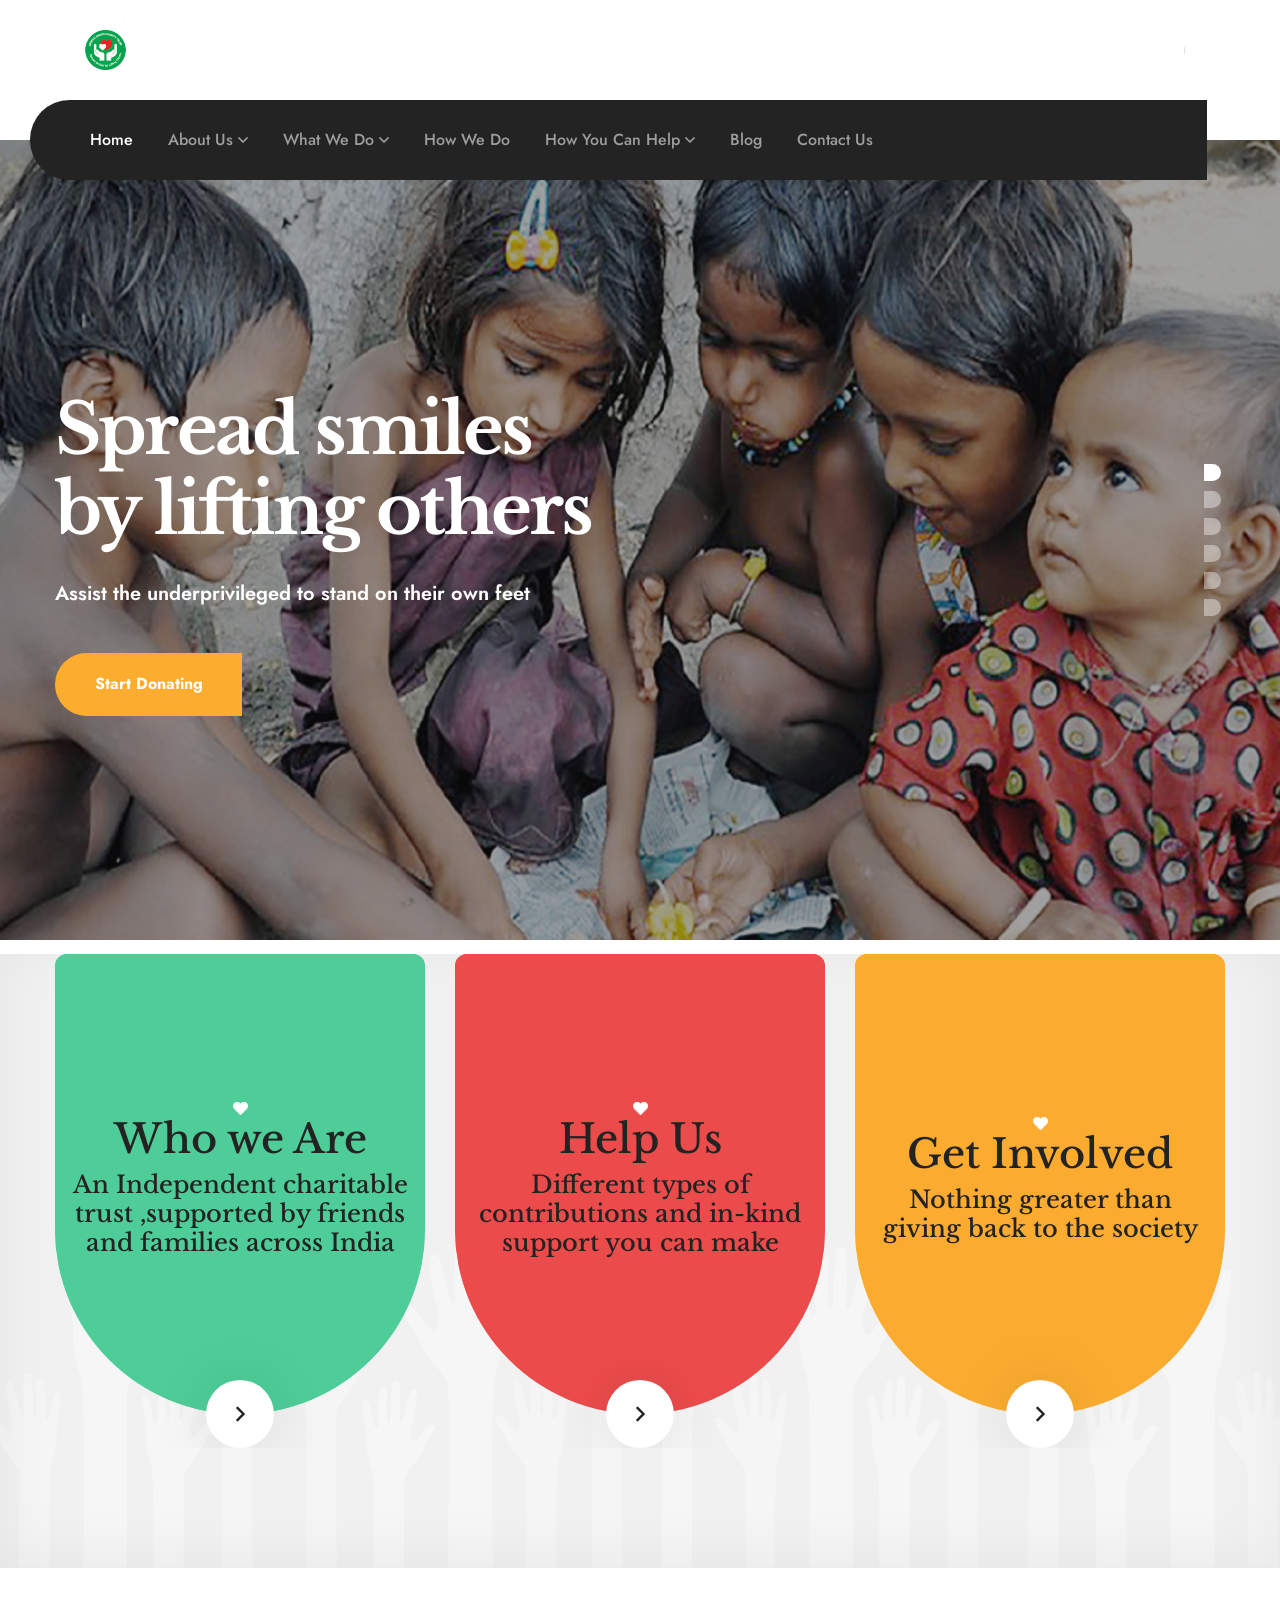
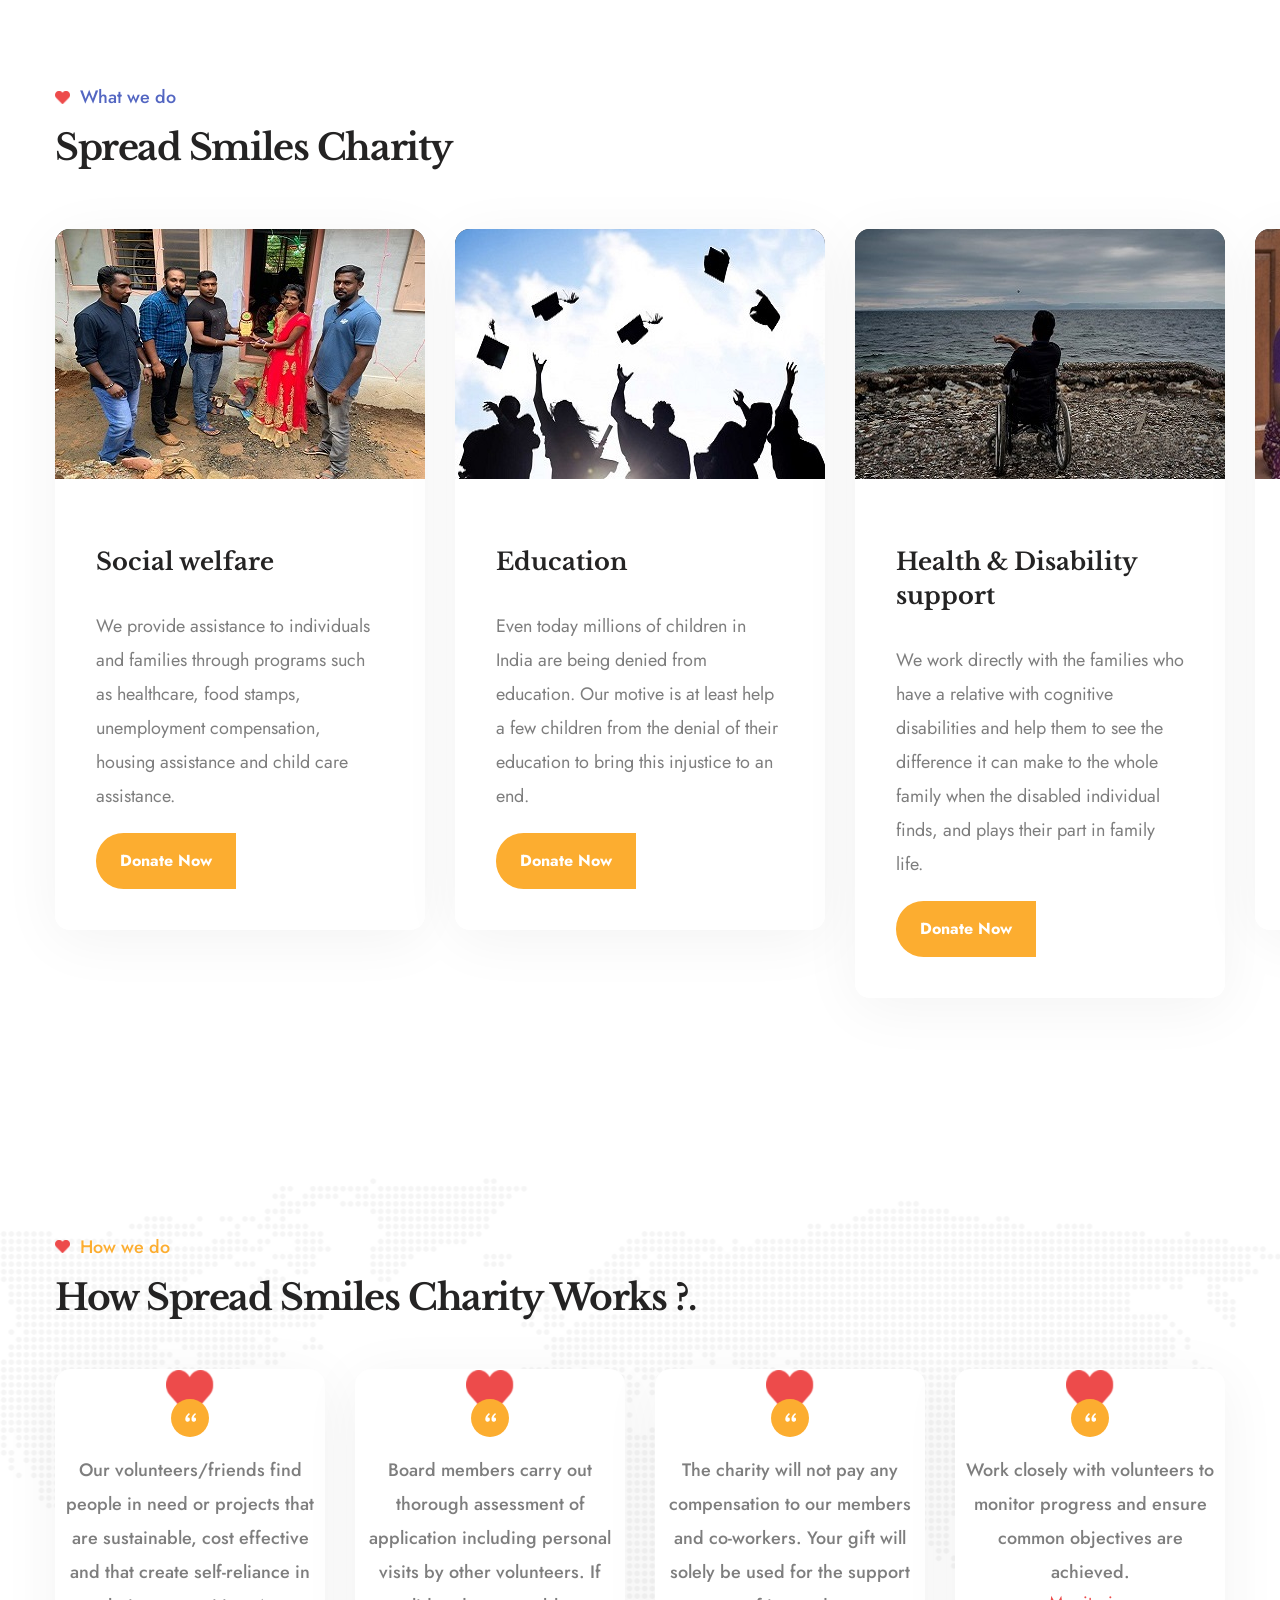
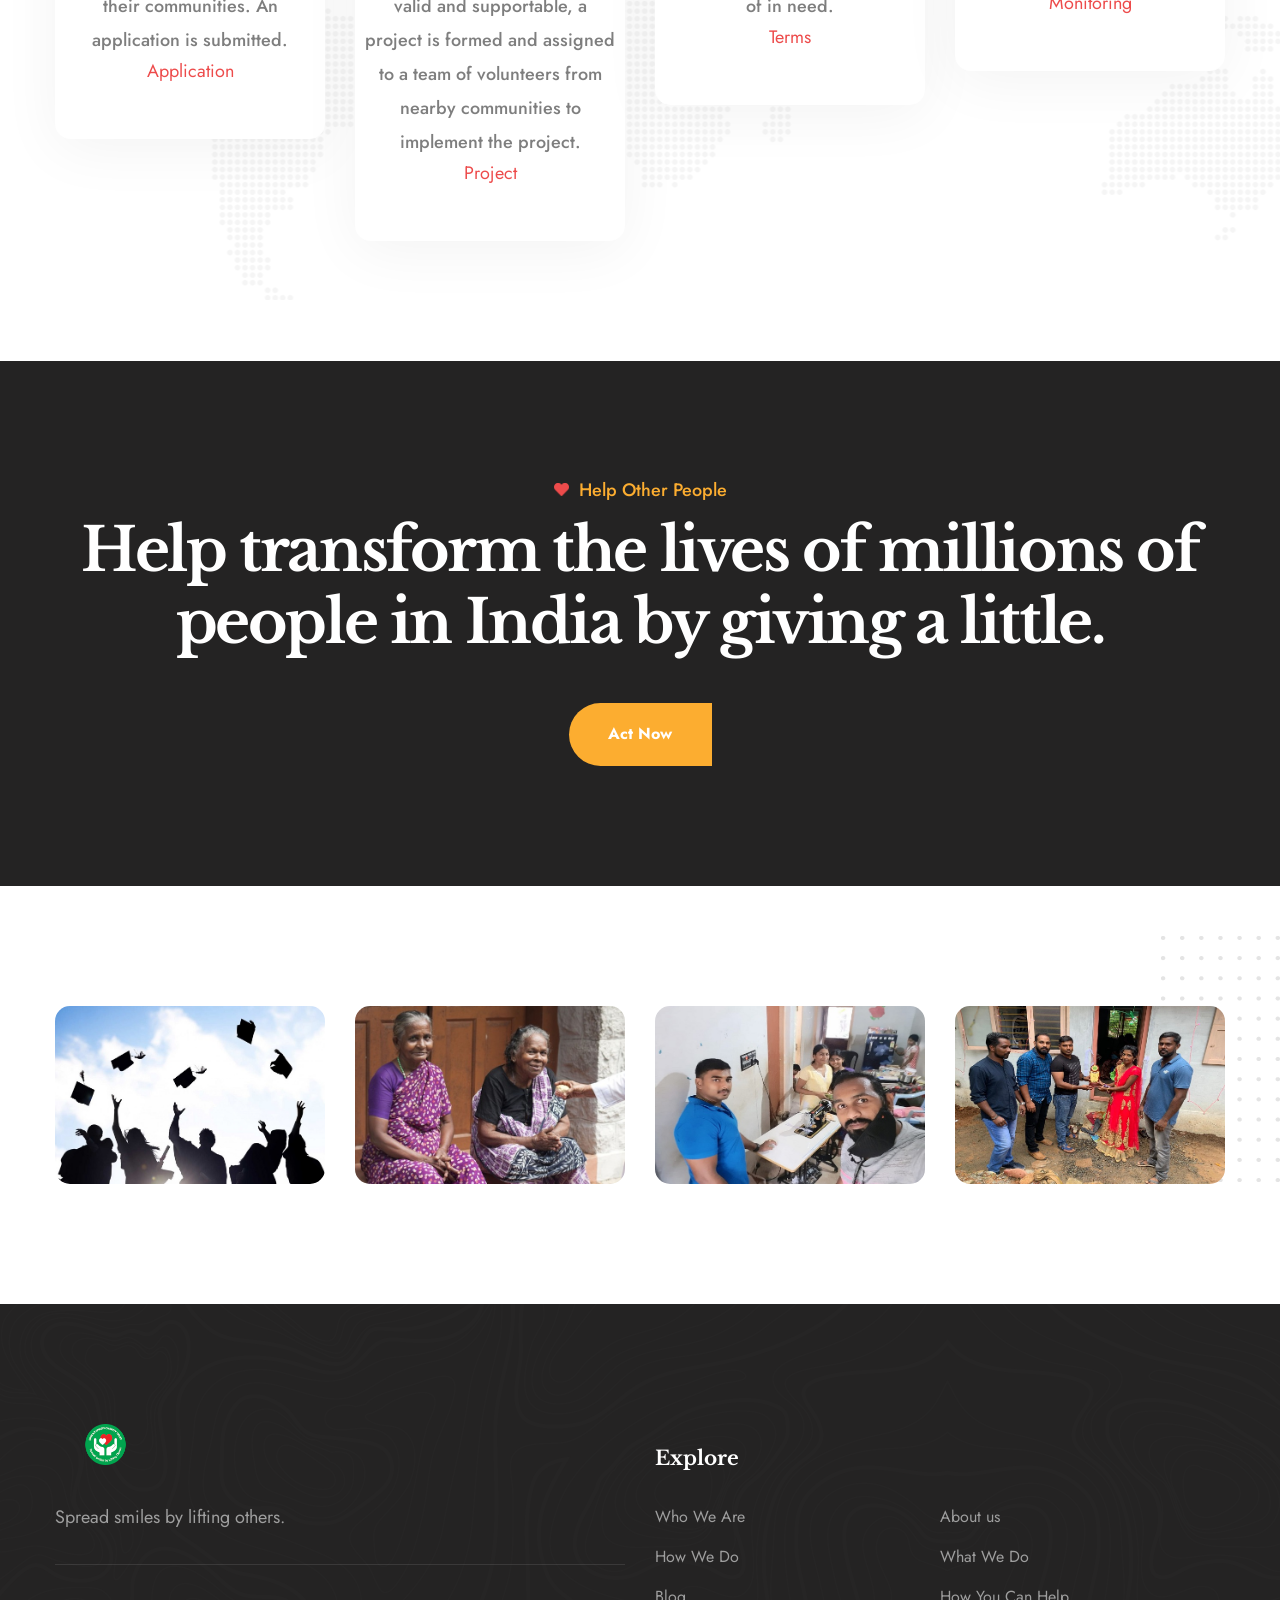
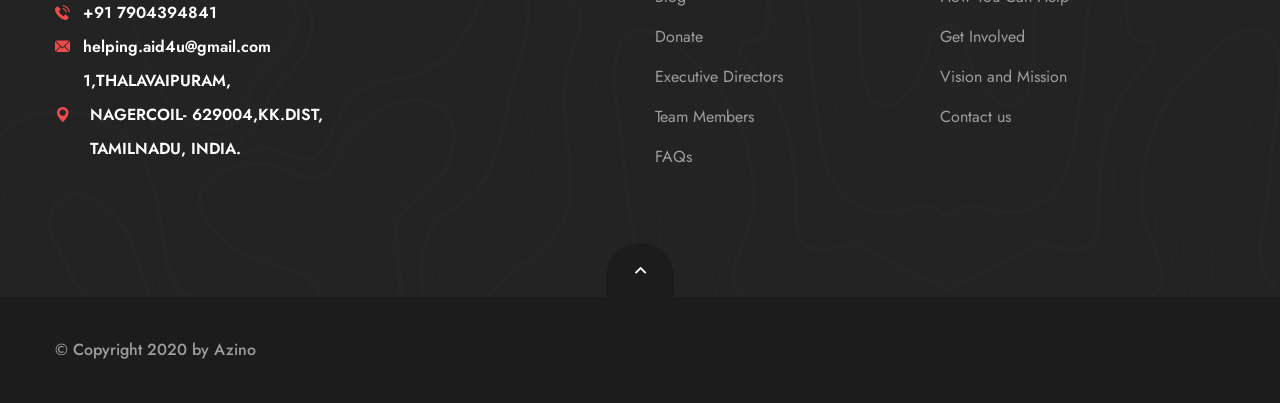
<file: index.html>
﻿<!DOCTYPE html>
<html lang="en">

<head>
    <meta charset="UTF-8">
    <meta name="viewport" content="width=device-width, initial-scale=1.0">
    <title>Home || Spread Smiles By Lifting Others</title>
    <!-- favicons Icons -->
    <link rel="apple-touch-icon" sizes="180x180" href="assets/images/favicons/apple-touch-icon.png">
    <link rel="icon" type="image/png" sizes="32x32" href="assets/images/favicons/favicon-32x32.png">
    <link rel="icon" type="image/png" sizes="16x16" href="assets/images/favicons/favicon-16x16.png">
    <link rel="manifest" href="assets/images/favicons/site.webmanifest">
    <meta name="description" content="Azino Charity HTML Template">

    <!-- fonts -->
    <link href="https://fonts.googleapis.com/css2?family=Jost:ital,wght@0,100;0,200;0,300;0,400;0,500;0,600;0,700;0,800;0,900;1,100;1,200;1,300;1,400;1,500;1,600;1,700;1,800;1,900&family=Libre+Baskerville:ital,wght@0,400;0,700;1,400&display=swap" rel="stylesheet">

    <link rel="stylesheet" href="assets/css/bootstrap.min.css">
    <link rel="stylesheet" href="assets/css/fontawesome-all.min.css">
    <link rel="stylesheet" href="assets/css/swiper.min.css">
    <link rel="stylesheet" href="assets/css/animate.min.css">
    <link rel="stylesheet" href="assets/css/azino-icons.css">
    <link rel="stylesheet" href="assets/css/odometer.min.css">
    <link rel="stylesheet" href="assets/css/magnific-popup.css">
    <link rel="stylesheet" href="assets/css/bootstrap-select.min.css">

    <!-- template styles -->
    <link rel="stylesheet" href="assets/css/main.css">
</head>

<body>
    <div class="preloader">
        <img class="preloader__image" src="assets/images/loader.png" alt="">
    </div><!-- /.preloader -->
<div class="page-wrapper">
        <div class="main-header__two">
            <div class="header-upper">
                <div class="container">
                    <div class="logo-box">
                        <a href="index.html" aria-label="logo image"><img src="assets/images/logo-dark.png" width="101" alt=""></a>
                        <span class="fa fa-bars mobile-nav__toggler"></span>
                    </div><!-- /.logo-box -->

                    <div class="header-info">
                        <!-- <div class="header-info__box">
                            <i class="azino-icon-email1"></i>
                           <div class="header-info__box-content">
                                <h3>Email</h3>
                                <p><a href="mailto:needhelp@azino.com">needhelp@azino.com</a></p>
                            </div><!-- /.header-info__box-content
                        </div><!-- /.header-info__box -->
                        <div class="header-info__box">
                            <!--<i class="azino-icon-calling"></i>
                            <div class="header-info__box-content">
                                <h3>Phone</h3>
                                <p><a href="tel:666-888-0000">666 888 0000</a></p>
                            </div><!-- /.header-info__box-content -->
                        </div><!-- /.header-info__box -->
                        <div class="header-info__box">
                            <!--<i class="azino-icon-address"></i>
                            <div class="header-info__box-content">
                                <h3>Visit</h3>
                                <p>88 Broklyn Golden Street, USA</p>
                            </div><!-- /.header-info__box-content -->
                        </div><!-- /.header-info__box -->
                    </div><!-- /.header-info -->

                </div><!-- /.container -->
            </div><!-- /.header-upper -->
            <nav class="main-menu">
                <div class="container">
                    <ul class="main-menu__list dynamic-radius">
                        <li>
                            <a href="index.html">Home</a>
                            <!--<ul>
                                <li>
                                    <a href="index.html">Home One</a>
                                </li>
                                <li><a href="index-2.html">Home Two</a></li>
                                <li class="dropdown">
                                    <a href="#">Header Styles</a>
                                    <ul>
                                        <li><a href="index.html">Header One</a></li>
                                        <li><a href="index-2.html">Header Two</a></li>
                                    </ul>
                                </li>
                            </ul>-->
                        </li>
                        <li class="dropdown">
                            <a href="about.html">About Us</a>
                            <ul>
                                <li><a href="who-are-we.html">Who Are We</a></li>
                                <li><a href="vision-mission.html">Vision and Mission</a></li>
								<li><a href="team.html">Executive Directors</a></li>
								<li><a href="volunteers.html">Team Members</a></li>
								<li><a href="faqs.html">FAQs</a></li>
                            </ul>
                        </li>
                        <li class="dropdown"><a href="what-we-do.html">What We Do</a>
                            <ul>
                                <li><a href="what-we-do.html">Social welfare</a></li>
                                <li><a href="what-we-do.html">Education</a></li>
								<li><a href="what-we-do.html">Health & Disability support</a></li>
								<li><a href="what-we-do.html">Old Age</a></li>
								<li><a href="what-we-do.html">Environmental Protection</a></li>
                            </ul>
                        </li>
                        <li><a href="how-we-do.html">How We Do</a>
                            <!--<ul>
                                <li><a href="news.html">News</a></li>
                                <li><a href="news-details.html">News Details</a></li>
                            </ul>-->
                        </li>
                        <li class="dropdown"><a href="how-you-can-help.html">How You Can Help</a>
                            <ul>
                                <li><a href="donate.html">Donate</a></li>
                                <li><a href="get-involved.html">Get Involved</a></li>
                            </ul>
                        </li>
                        <li><a href="blog.html">Blog</a>
                        </li>
                        <li><a href="contact.html">Contact Us</a></li>
                        <!--<li class="search-btn search-toggler">
                            <a href="#"><i class="azino-icon-magnifying-glass"></i></a>
                        </li>-->
                    </ul><!-- /.main-menu__list -->
                </div><!-- /.container -->
            </nav>
            <!-- /.main-menu -->
        </div><!-- /.main-header__two -->
		        <div class="stricky-header stricked-menu stricky-header-two">
            <div class="container">
                <div class="logo-box">
                    <a href="index.html"><img src="assets/images/logo-light.png" width="101" alt=""></a>
                </div><!-- /.logo-box -->
                <div class="sticky-header__content"></div><!-- /.sticky-header__content -->
            </div><!-- /.container -->
        </div><!-- /.stricky-header -->


        <section class="main-slider main-slider__two">
            <div class="swiper-container thm-swiper__slider" data-swiper-options='{"slidesPerView": 1, "loop": true,
    "effect": "fade",
    "pagination": {
        "el": "#main-slider-pagination",
        "type": "bullets",
        "clickable": true
      },
    "autoplay": {
        "delay": 5000
    }}'>
                <div class="swiper-wrapper">
                    <div class="swiper-slide">
                        <div class="image-layer" style="background-image: url(assets/images/main-slider/slider-2-1.jpg);"></div>
                        <!-- /.image-layer -->
                        <div class="container">
                            <div class="row justify-content-start">
                                <div class="col-xl-6 col-lg-12 text-left">
                                    <h2>Spread smiles by lifting others</h2>
                                    <p>Assist the underprivileged to stand on their own feet</p>
                                    <a href="donate.html" data-target=".donate-options" class="scroll-to-target thm-btn dynamic-radius">Start Donating</a>
                                    <!-- /.thm-btn dynamic-radius -->
                                </div><!-- /.col-lg-6 -->
                            </div><!-- /.row -->
                        </div><!-- /.container -->
                    </div><!-- /.swiper-slide -->
                    <div class="swiper-slide">
                        <div class="image-layer" style="background-image: url(assets/images/main-slider/slider-2-2.jpg);"></div>
                        <!-- /.image-layer -->
                        <div class="container">
                            <div class="row justify-content-start">
                                <div class="col-xl-6 col-lg-12 text-left">
                                    <h2>Spread smiles by lifting others</h2>
                                    <p>Education empower an individual to earn his/her livelihood Also help him/her evolve as a better citizen</p>
                                    <a href="donate.html" data-target=".donate-options" class="scroll-to-target thm-btn dynamic-radius">Start Donating</a>
                                    <!-- /.thm-btn dynamic-radius -->
                                </div><!-- /.col-lg-6 -->
                            </div><!-- /.row -->
                        </div><!-- /.container -->
                    </div><!-- /.swiper-slide -->
                    <div class="swiper-slide">
                        <div class="image-layer" style="background-image: url(assets/images/main-slider/slider-2-3.jpg);"></div>
                        <!-- /.image-layer -->
                        <div class="container">
                            <div class="row justify-content-start">
                                <div class="col-xl-6 col-lg-12 text-left">
                                    <h2>Spread smiles by lifting others</h2>
                                    <p>Support people with illness and disabilities to achieve their financial needs</p>
                                    <a href="donate.html" data-target=".donate-options" class="scroll-to-target thm-btn dynamic-radius">Start Donating</a>
                                    <!-- /.thm-btn dynamic-radius -->
                                </div><!-- /.col-lg-6 -->
                            </div><!-- /.row -->
                        </div><!-- /.container -->
                    </div><!-- /.swiper-slide -->
					<div class="swiper-slide">
                        <div class="image-layer" style="background-image: url(assets/images/main-slider/slider-2-5.jpg);"></div>
                        <!-- /.image-layer -->
                        <div class="container">
                            <div class="row justify-content-start">
                                <div class="col-xl-6 col-lg-12 text-left">
                                    <h2>Spread smiles by lifting others</h2>
                                    <p>Work for the welfare and empowerment of citizens</p>
                                    <a href="donate.html" data-target=".donate-options" class="scroll-to-target thm-btn dynamic-radius">Start Donating</a>
                                    <!-- /.thm-btn dynamic-radius -->
                                </div><!-- /.col-lg-6 -->
                            </div><!-- /.row -->
                        </div><!-- /.container -->
                    </div><!-- /.swiper-slide -->
					<div class="swiper-slide">
                        <div class="image-layer" style="background-image: url(assets/images/main-slider/slider-2-4.jpg);"></div>
                        <!-- /.image-layer -->
                        <div class="container">
                            <div class="row justify-content-start">
                                <div class="col-xl-6 col-lg-12 text-left">
                                    <h2>Spread smiles by lifting others</h2>
                                    <p>We strive to make a positive difference in senior citizens life</p>
                                    <a href="donate.html" data-target=".donate-options" class="scroll-to-target thm-btn dynamic-radius">Start Donating</a>
                                    <!-- /.thm-btn dynamic-radius -->
                                </div><!-- /.col-lg-6 -->
                            </div><!-- /.row -->
                        </div><!-- /.container -->
                    </div><!-- /.swiper-slide -->
					<div class="swiper-slide">
                        <div class="image-layer" style="background-image: url(assets/images/main-slider/slider-2-6.jpg);"></div>
                        <!-- /.image-layer -->
                        <div class="container">
                            <div class="row justify-content-start">
                                <div class="col-xl-6 col-lg-12 text-left">
                                    <h2>Spread smiles by lifting others</h2>
                                    <p>Funded to build affordable housing for homeless​</p>
                                    <a href="donate.html" data-target=".donate-options" class="scroll-to-target thm-btn dynamic-radius">Start Donating</a>
                                    <!-- /.thm-btn dynamic-radius -->
                                </div><!-- /.col-lg-6 -->
                            </div><!-- /.row -->
                        </div><!-- /.container -->
                    </div><!-- /.swiper-slide -->
                </div><!-- /.swiper-wrapper -->
                <div class="swiper-pagination" id="main-slider-pagination"></div>
            </div><!-- /.swiper-container thm-swiper__slider -->
        </section><!-- /.main-slider -->

		<br />
        <section class="service-two">
            <div class="container">
                <div class="swiper-container thm-swiper__slider" data-swiper-options='{"slidesPerView": 3, "spaceBetween": 30,
        "breakpoints": {
            "0": {
                "slidesPerView": 1,
                "spaceBetween": 0
            },
            "375": {
                "slidesPerView": 1,
                "spaceBetween": 30
            },
            "575": {
                "slidesPerView": 1,
                "spaceBetween": 30
            },
            "768": {
                "slidesPerView": 1,
                "spaceBetween": 30
            },
            "991": {
                "slidesPerView": 2,
                "spaceBetween": 30
            },
            "1199": {
                "slidesPerView": 2,
                "spaceBetween": 30
            },
            "1200": {
                "slidesPerView": 3,
                "spaceBetween": 30
            }
        }
        }'>
                    <div class="swiper-wrapper">
                        <div class="swiper-slide">
                            <div class="service-two__box background-primary wow fadeInUp" data-wow-duration="1500ms">
                                <div class="service-two__box-inner">
                                    <img src="assets/images/shapes/heart-2-2.png" width="15" alt="">
                                    <h1>Who we Are</h1>
                                    <h4>An Independent charitable trust ,supported by friends and families across India</h4>
                                    <a href="who-are-we.html" class="service-two__box-link"><i class="far fa-angle-right"></i></a>
                                    <!-- /.service-two__link -->
                                </div><!-- /.service-two__box-inner -->
                            </div><!-- /.service-two__box -->
                        </div><!-- /.swiper-slide -->
                        <div class="swiper-slide">
                            <div class="service-two__box background-secondary wow fadeInDown" data-wow-duration="1500ms" data-wow-delay="100ms">
                                <div class="service-two__box-inner">
                                    <img src="assets/images/shapes/heart-2-2.png" width="15" alt="">
                                    <h1>Help Us</h1>
                                    <h4>Different types of contributions and in-kind support you can make</h4>
                                    <a href="donate.html" class="service-two__box-link"><i class="far fa-angle-right"></i></a>
                                    <!-- /.service-two__link -->
                                </div><!-- /.service-two__box-inner -->
                            </div><!-- /.service-two__box -->
                        </div><!-- /.swiper-slide -->
                        <div class="swiper-slide">
                            <div class="service-two__box background-base wow fadeInUp" data-wow-duration="1500ms" data-wow-delay="200ms">
                                <div class="service-two__box-inner">
                                    <img src="assets/images/shapes/heart-2-2.png" width="15" alt="">
                                    <h1>Get Involved</h1>
                                    <h4>Nothing greater than giving back to the society</h4>
                                    <a href="get-involved.html" class="service-two__box-link"><i class="far fa-angle-right"></i></a>
                                    <!-- /.service-two__link -->
                                </div><!-- /.service-two__box-inner -->
                            </div><!-- /.service-two__box -->

                        </div><!-- /.swiper-slide -->

                    </div><!-- /.swiper-wrapper -->
                </div><!-- /.causes-col__3 -->
            </div><!-- /.container -->
        </section><!-- /.service-two -->

        <section class="causes-page causes-home pt-120 pb-120">
            <div class="container">
                <div class="row align-items-start align-items-md-center flex-column flex-md-row mb-60">
                    <div class="col-lg-12">
                        <div class="block-title">
                            <p><img src="assets/images/shapes/heart-2-1.png" width="15" alt="">What we do</p>
                            <h3>Spread Smiles Charity</h3>
                        </div><!-- /.block-title -->
                    </div><!-- /.col-lg-7 -->
                    <div class="col-lg-5 d-flex">
                        <div class="my-auto">
                            <p class="block-text pr-10 mb-0"></p><!-- /.block-text -->
                        </div><!-- /.my-auto -->
                    </div><!-- /.col-lg-5 -->
                </div>
                <div class="swiper-container thm-swiper__slider" data-swiper-options='{"slidesPerView": 3, "spaceBetween": 30,
        "breakpoints": {
            "0": {
                "slidesPerView": 1,
                "spaceBetween": 30
            },
            "375": {
                "slidesPerView": 1,
                "spaceBetween": 30
            },
            "575": {
                "slidesPerView": 1,
                "spaceBetween": 30
            },
            "768": {
                "slidesPerView": 1,
                "spaceBetween": 30
            },
            "991": {
                "slidesPerView": 2,
                "spaceBetween": 30
            },
            "1199": {
                "slidesPerView": 2,
                "spaceBetween": 30
            },
            "1200": {
                "slidesPerView": 3,
                "spaceBetween": 30
            }
        }
        }'>
                    <div class="swiper-wrapper">
                        <div class="swiper-slide">
                            <div class="cause-card">
                                <div class="cause-card__inner">
                                    <div class="cause-card__image">
                                        <img src="assets/images/causes/cause-1-1.jpeg" alt="">
                                    </div><!-- /.cause-card__image -->
                                    <div class="cause-card__content">
                                        <!--<div class="cause-card__top">
                                            <div class="cause-card__progress">
                                                <span style="width: 23%;" class="wow cardProgress" data-wow-duration="1500ms">
                                                    <b><i>23</i>%</b>
                                                </span>
                                            </div><!-- /.cause-card__progress
                                            <div class="cause-card__goals">
                                                <p><strong>Raised:</strong> $25,270</p>
                                                <p><strong>Goal:</strong> $30,000</p>
                                            </div><!-- /.cause-card__goals
                                        </div><!-- /.cause-card__top -->
                                        <h3><a href="what-we-do.html">Social welfare</a></h3>
                                        <p>We provide assistance to individuals and families through programs such as healthcare, food stamps, unemployment compensation, housing assistance and child care assistance.</p>
                                        <div class="cause-card__bottom">
                                            <a href="donate.html" class="thm-btn dynamic-radius">Donate Now</a>
                                            <!-- /.thm-btn dynamic-radius -->
                                            <!--<a href="#" class="cause-card__share" aria-label="share postr"><i class="azino-icon-share"></i></a><!-- /.cause-card__share -->
                                        </div><!-- /.cause-card__bottom -->
                                    </div><!-- /.cause-card__content -->
                                </div><!-- /.cause-card__inner -->
                            </div><!-- /.cause-card -->
                        </div><!-- /.swiper-slide -->
                        <div class="swiper-slide">

                            <div class="cause-card">
                                <div class="cause-card__inner">
                                    <div class="cause-card__image">
                                        <img src="assets/images/causes/cause-1-2.jpg" alt="">
                                    </div><!-- /.cause-card__image -->
                                    <div class="cause-card__content">
                                        <h3><a href="what-we-do.html">Education</a></h3>
                                        <p>Even today millions of children in India are being denied from education. Our motive is at least help a few children from the denial of their education to bring this injustice to an end.</p>
                                        <div class="cause-card__bottom">
                                            <a href="donate.html" class="thm-btn dynamic-radius">Donate Now</a>
                                            <!-- /.thm-btn dynamic-radius -->
                                            <!--<a href="#" class="cause-card__share" aria-label="share postr"><i class="azino-icon-share"></i></a><!-- /.cause-card__share -->
                                        </div><!-- /.cause-card__bottom -->
                                    </div><!-- /.cause-card__content -->
                                </div><!-- /.cause-card__inner -->
                            </div><!-- /.cause-card -->
                        </div><!-- /.swiper-slide -->

                        <div class="swiper-slide">

                            <div class="cause-card">
                                <div class="cause-card__inner">
                                    <div class="cause-card__image">
                                        <img src="assets/images/causes/cause-1-3.jpg" alt="">
                                    </div><!-- /.cause-card__image -->
                                    <div class="cause-card__content">
                                        <h3><a href="what-we-do.html">Health & Disability support</a></h3>
                                        <p>We work directly with the families who have a relative with cognitive disabilities and help them to see the difference it can make to the whole family when the disabled individual finds, and plays their part in family life.</p>
                                        <div class="cause-card__bottom">
                                            <a href="donate.html" class="thm-btn dynamic-radius">Donate Now</a>
                                            <!-- /.thm-btn dynamic-radius -->
                                            <!--<a href="#" class="cause-card__share" aria-label="share postr"><i class="azino-icon-share"></i></a><!-- /.cause-card__share -->
                                        </div><!-- /.cause-card__bottom -->
                                    </div><!-- /.cause-card__content -->
                                </div><!-- /.cause-card__inner -->
                            </div><!-- /.cause-card -->
                        </div><!-- /.swiper-slide -->

                        <div class="swiper-slide">

                            <div class="cause-card">
                                <div class="cause-card__inner">
                                    <div class="cause-card__image">
                                        <img src="assets/images/causes/cause-1-4.jpg" alt="">
                                    </div><!-- /.cause-card__image -->
                                    <div class="cause-card__content">
                                        <h3><a href="what-we-do.html">Old Age</a></h3>
                                        <p>Our Spread Smiles Charity provides support to older people to live fulfilled lives. We aspire to a society where all older people are treated with respect and have the opportunity to live fulfilled lives.</p>
                                        <div class="cause-card__bottom">
                                            <a href="donate.html" class="thm-btn dynamic-radius">Donate Now</a>
                                            <!-- /.thm-btn dynamic-radius -->
                                            <!--<a href="#" class="cause-card__share" aria-label="share postr"><i class="azino-icon-share"></i></a><!-- /.cause-card__share -->
                                        </div><!-- /.cause-card__bottom -->
                                    </div><!-- /.cause-card__content -->
                                </div><!-- /.cause-card__inner -->
                            </div><!-- /.cause-card -->
                        </div><!-- /.swiper-slide -->

                        <div class="swiper-slide">

                            <div class="cause-card">
                                <div class="cause-card__inner">
                                    <div class="cause-card__image">
                                        <img src="assets/images/causes/cause-1-5.jpeg" alt="">
                                    </div><!-- /.cause-card__image -->
                                    <div class="cause-card__content">
                                        <h3><a href="what-we-do.html">Environmental Protection</a></h3>
                                        <p>We also aim to protect our environment, because environmental degradation is also one of the main causes of poverty.</p>
                                        <div class="cause-card__bottom">
                                            <a href="donate.html" class="thm-btn dynamic-radius">Donate Now</a>
                                            <!-- /.thm-btn dynamic-radius -->
                                            <!--<a href="#" class="cause-card__share" aria-label="share postr"><i class="azino-icon-share"></i></a><!-- /.cause-card__share -->
                                        </div><!-- /.cause-card__bottom -->
                                    </div><!-- /.cause-card__content -->
                                </div><!-- /.cause-card__inner -->
                            </div><!-- /.cause-card -->
                        </div><!-- /.swiper-slide -->

                    </div><!-- /.swiper-wrapper -->
                </div><!-- /.causes-col__3 -->

            </div><!-- /.container -->
        </section><!-- /.causes-page -->

        <section class="testimonials-one pt-120 pb-90" style="background-image: url(assets/images/shapes/testimonials-map-1-1.png);">
            <div class="container">
                <div class="team-about__top">
                    <div class="row align-items-center">
                        <div class="col-md-12 col-lg-7">
                            <div class="block-title">
                                <p><img src="assets/images/shapes/heart-2-1.png" width="15" alt="">How we do</p>
                                <h3>How Spread Smiles Charity Works ?.</h3>
                            </div><!-- /.block-title -->
                        </div><!-- /.col-md-12 col-lg-6 -->
                        <div class="col-md-12 col-lg-5">
                            <p class="team-about__top-text"></p>
                        </div><!-- /.col-md-12 col-lg-6 -->
                    </div><!-- /.row -->
                </div><!-- /.team-about__top -->
                <div class="row">
                    <div class="col-lg-3">
                        <div class="testimonials-one__single">
                            <div class="testimonials-one__image">
                                <img src="assets/images/resources/testimonial-1-1.ico" alt="">
                            </div><!-- /.testimonials-one__image -->
                            <p>Our volunteers/friends find people in need or projects that are sustainable, cost effective and that create self-reliance in their communities. An application is submitted.</p>
                            <!--<h3>Alex Cooper</h3>-->
                            <span>Application </span>
                        </div><!-- /.testimonials-one__single -->
                    </div><!-- /.col-lg-4 -->
                    <div class="col-lg-3">
                        <div class="testimonials-one__single">
                            <div class="testimonials-one__image">
                                <img src="assets/images/resources/testimonial-1-1.ico" alt="">
                            </div><!-- /.testimonials-one__image -->
                            <p>Board members carry out thorough assessment of application including personal visits by other volunteers. If valid and supportable, a project is formed ​and assigned to a team of volunteers from nearby communities to implement the project.</p>
                            <!--<h3>Sara Logan</h3>-->
                            <span>Project</span>
                        </div><!-- /.testimonials-one__single -->
                    </div><!-- /.col-lg-4 -->
                    <div class="col-lg-3">
                        <div class="testimonials-one__single">
                            <div class="testimonials-one__image">
                                <img src="assets/images/resources/testimonial-1-1.ico" alt="">
                            </div><!-- /.testimonials-one__image -->
                            <p>The charity will not pay any compensation to our members and co-workers. Your gift will solely be used for the support of in need.</p>
                            <!--<h3>Jacob Casey</h3>-->
                            <span>Terms</span>
                        </div><!-- /.testimonials-one__single -->
                    </div><!-- /.col-lg-4 -->
                    <div class="col-lg-3">
                        <div class="testimonials-one__single">
                            <div class="testimonials-one__image">
                                <img src="assets/images/resources/testimonial-1-1.ico" alt="">
                            </div><!-- /.testimonials-one__image -->
                            <p>Work closely with volunteers to monitor progress and ensure common objectives are achieved.</p>
                            <!--<h3>Jacob Casey</h3>-->
                            <span>Monitoring</span>
                        </div><!-- /.testimonials-one__single -->
                    </div><!-- /.col-lg-4 -->

				</div><!-- /.row -->
            </div><!-- /.container -->
        </section><!-- /.testimonials-one -->

        <section class="video-card">
            <div class="video-card__bg" style="background-image: url(assets/images/backgrounds/page-header-1-1.jpg);"></div>
            <!-- /.video-card__bg -->
            <div class="container text-center pt-120 pb-120">
                <p><img src="assets/images/shapes/heart-2-1.png" width="15" alt="">Help Other People</p>
                <h3>Help transform the lives of millions of people in India by giving a little.</h3>
                <div class="video-card__btn-block">
                    <a href="donate.html" class="thm-btn dynamic-radius">Act Now</a>
                    <!-- /.thm-btn dynamic-radius -->
                   <!-- <a href="https://www.youtube.com/watch?v=k0ZvG_917YI" class="video-popup video-card__btn"><i class="fa fa-play"></i></a><!-- /.video-card__btn -->
                </div><!-- /.video-card__btn-block -->
            </div><!-- /.container -->
        </section><!-- /.video-card -->
		
        <section class="gallery-home-two pt-120 pb-120">
            <div class="container">
                <img src="assets/images/shapes/gallery-dot-1-1.png" alt="" class="gallery-home-two__dots">
                <div class="thm-swiper__slider swiper-container" data-swiper-options='{"spaceBetween": 100, "slidesPerView": 4, "autoplay": { "delay": 5000 }, "breakpoints": {
            "0": {
                "spaceBetween": 0,
                "slidesPerView": 1
            },
            "425": {
                "spaceBetween": 0,
                "slidesPerView": 1
            },
            "575": {
                "spaceBetween": 30,
                "slidesPerView": 2
            },
            "767": {
                "spaceBetween": 30,
                "slidesPerView": 3
            },
            "991": {
                "spaceBetween": 30,
                "slidesPerView": 3
            },
            "1199": {
                "spaceBetween": 30,
                "slidesPerView": 4
            }
        }}'>
                    <div class="swiper-wrapper">
                        <div class="swiper-slide">
                            <div class="gallery-card">
                                <img src="assets/images/gallery/gallery-2-1.jpg" class="img-fluid" alt="">
                                <div class="gallery-content">
                                    <a href="assets/images/gallery/gallery-2-1.jpg" class="img-popup" aria-label="open image"><i class="fal fa-plus"></i></a>
                                </div><!-- /.gallery-content -->
                            </div><!-- /.gallery-card -->
                        </div><!-- /.swiper-slide -->
                        <div class="swiper-slide">
                            <div class="gallery-card">
                                <img src="assets/images/gallery/gallery-2-2.jpg" class="img-fluid" alt="">
                                <div class="gallery-content">
                                    <a href="assets/images/gallery/gallery-2-2.jpg" class="img-popup" aria-label="open image"><i class="fal fa-plus"></i></a>
                                </div><!-- /.gallery-content -->
                            </div><!-- /.gallery-card -->
                        </div><!-- /.swiper-slide -->
                        <div class="swiper-slide">
                            <div class="gallery-card">
                                <img src="assets/images/gallery/gallery-2-3.jpeg" class="img-fluid" alt="">
                                <div class="gallery-content">
                                    <a href="assets/images/gallery/gallery-2-3.jpeg" class="img-popup" aria-label="open image"><i class="fal fa-plus"></i></a>
                                </div><!-- /.gallery-content -->
                            </div><!-- /.gallery-card -->
                        </div><!-- /.swiper-slide -->
                        <div class="swiper-slide">
                            <div class="gallery-card">
                                <img src="assets/images/gallery/gallery-2-4.jpeg" class="img-fluid" alt="">
                                <div class="gallery-content">
                                    <a href="assets/images/gallery/gallery-2-4.jpeg" class="img-popup" aria-label="open image"><i class="fal fa-plus"></i></a>
                                </div><!-- /.gallery-content -->
                            </div><!-- /.gallery-card -->
                        </div><!-- /.swiper-slide -->
                        <div class="swiper-slide">
                            <div class="gallery-card">
                                <img src="assets/images/gallery/gallery-2-5.jpg" class="img-fluid" alt="">
                                <div class="gallery-content">
                                    <a href="assets/images/gallery/gallery-2-5.jpg" class="img-popup" aria-label="open image"><i class="fal fa-plus"></i></a>
                                </div><!-- /.gallery-content -->
                            </div><!-- /.gallery-card -->
                        </div><!-- /.swiper-slide -->
                        <div class="swiper-slide">
                            <div class="gallery-card">
                                <img src="assets/images/gallery/gallery-2-6.jpg" class="img-fluid" alt="">
                                <div class="gallery-content">
                                    <a href="assets/images/gallery/gallery-2-6.jpg" class="img-popup" aria-label="open image"><i class="fal fa-plus"></i></a>
                                </div><!-- /.gallery-content -->
                            </div><!-- /.gallery-card -->
                        </div><!-- /.swiper-slide -->
                        <div class="swiper-slide">
                            <div class="gallery-card">
                                <img src="assets/images/gallery/gallery-2-7.jpg" class="img-fluid" alt="">
                                <div class="gallery-content">
                                    <a href="assets/images/gallery/gallery-2-7.jpg" class="img-popup" aria-label="open image"><i class="fal fa-plus"></i></a>
                                </div><!-- /.gallery-content -->
                            </div><!-- /.gallery-card -->
                        </div><!-- /.swiper-slide -->
                        <div class="swiper-slide">
                            <div class="gallery-card">
                                <img src="assets/images/gallery/gallery-2-8.jpg" class="img-fluid" alt="">
                                <div class="gallery-content">
                                    <a href="assets/images/gallery/gallery-2-8.jpg" class="img-popup" aria-label="open image"><i class="fal fa-plus"></i></a>
                                </div><!-- /.gallery-content -->
                            </div><!-- /.gallery-card -->
                        </div><!-- /.swiper-slide -->
                        <div class="swiper-slide">
                            <div class="gallery-card">
                                <img src="assets/images/gallery/gallery-2-9.jpg" class="img-fluid" alt="">
                                <div class="gallery-content">
                                    <a href="assets/images/gallery/gallery-2-9.jpg" class="img-popup" aria-label="open image"><i class="fal fa-plus"></i></a>
                                </div><!-- /.gallery-content -->
                            </div><!-- /.gallery-card -->
                        </div><!-- /.swiper-slide -->
                        <div class="swiper-slide">
                            <div class="gallery-card">
                                <img src="assets/images/gallery/gallery-2-10.jpg" class="img-fluid" alt="">
                                <div class="gallery-content">
                                    <a href="assets/images/gallery/gallery-2-10.jpg" class="img-popup" aria-label="open image"><i class="fal fa-plus"></i></a>
                                </div><!-- /.gallery-content -->
                            </div><!-- /.gallery-card -->
                        </div><!-- /.swiper-slide -->
                        <div class="swiper-slide">
                            <div class="gallery-card">
                                <img src="assets/images/gallery/gallery-2-11.jpg" class="img-fluid" alt="">
                                <div class="gallery-content">
                                    <a href="assets/images/gallery/gallery-2-11.jpg" class="img-popup" aria-label="open image"><i class="fal fa-plus"></i></a>
                                </div><!-- /.gallery-content -->
                            </div><!-- /.gallery-card -->
                        </div><!-- /.swiper-slide -->
                        <div class="swiper-slide">
                            <div class="gallery-card">
                                <img src="assets/images/gallery/gallery-2-12.jpg" class="img-fluid" alt="">
                                <div class="gallery-content">
                                    <a href="assets/images/gallery/gallery-2-12.jpg" class="img-popup" aria-label="open image"><i class="fal fa-plus"></i></a>
                                </div><!-- /.gallery-content -->
                            </div><!-- /.gallery-card -->
                        </div><!-- /.swiper-slide -->
                    </div><!-- /.swiper-wrapper -->
                </div><!-- /.swiper-container -->
            </div><!-- /.container -->
        </section><!-- /.gallery-home-two -->

        <section class="site-footer">
            <div class="main-footer pt-142 pb-80">
                <div class="container">
                    <div class="row">
                        <div class="col-lg-6 col-md-6 col-sm-12">
                            <div class="footer-widget mb-40 footer-widget__about">
                                <a href="index.html" aria-label="logo image">
                                    <img src="assets/images/logo-light.png" class="footer-widget__logo" width="101" alt="">
                                </a>
                                <p>Spread smiles by lifting others.</p>
                                <ul class="list-unstyled footer-widget__contact">
                                    <li><a href="tel:9179-04394841"><i class="azino-icon-telephone"></i>+91 7904394841</a></li>
                                    <li><a href="mailto:helping.aid4u@gmail.com"><i class="azino-icon-email"></i>helping.aid4u@gmail.com</a></li>
                                    <li><a href="#"><i class="azino-icon-pin"></i>1,THALAVAIPURAM, <br /> &nbsp; &nbsp;&nbsp;&nbsp;&nbsp;&nbsp;NAGERCOIL- 629004,KK.DIST,<br />&nbsp; &nbsp;&nbsp;&nbsp;&nbsp;&nbsp;TAMILNADU, INDIA.</a></li>
                                </ul><!-- /.footer-widget__contact -->
                            </div><!-- /.footer-widget footer-widget__about -->
                        </div><!-- /.col-lg-3 col-md-6 col-sm-12 -->
                        <div class="col-lg-6 col-md-6 col-sm-12">
                            <div class="footer-widget footer-widget__link mb-40">
                                <h3 class="footer-widget__title">Explore</h3><!-- /.footer-widget__title -->
                                <ul class="list-unstyled footer-widget__link-list">
                                    <li><a href="who-are-we.html">Who We Are</a></li>
                                    <li><a href="about.html">About us</a></li>
                                    <li><a href="how-we-do.html">How We Do</a></li>
                                    <li><a href="what-we-do.html">What We Do</a></li>
                                    <li><a href="blog.html">Blog</a></li>
									<li><a href="how-you-can-help.html">How You Can Help</a></li>
                                    <li><a href="donate.html">Donate</a></li>
									<li><a href="get-involved.html">Get Involved</a></li>
									<li><a href="team.html">Executive Directors</a></li>
									<li><a href="vision-mission.html">Vision and Mission</a></li>
									<li><a href="volunteers.html">Team Members</a></li>
                                    <li><a href="contact.html">Contact us</a></li>
                                    <li><a href="faqs.html">FAQs</a></li>
                                </ul><!-- /.footer-widget__link-list -->
                            </div><!-- /.footer-widget footer-widget__link -->
                        </div><!-- /.col-lg-3 col-md-6 col-sm-12 -->
                    </div><!-- /.row -->
                </div><!-- /.container -->
            </div><!-- /.main-footer -->
            <div class="footer-bottom">
                <div class="container">
                    <span class="scroll-to-top scroll-to-target" data-target="html"><i class="far fa-angle-up"></i></span>
                    <p>© Copyright 2020 by Azino</p>
                </div><!-- /.container -->
            </div><!-- /.footer-bottom -->
        </section><!-- /.site-footer -->

    </div><!-- /.page-wrapper -->
<div class="mobile-nav__wrapper">
        <div class="mobile-nav__overlay mobile-nav__toggler"></div>
        <!-- /.mobile-nav__overlay -->
        <div class="mobile-nav__content">
            <span class="mobile-nav__close mobile-nav__toggler"><i class="far fa-times"></i></span>
            <!-- /.logo-box -->
            <div class="mobile-nav__container"></div>
            <!-- /.mobile-nav__container -->

            <ul class="mobile-nav__contact list-unstyled">
                <li>
                    <i class="azino-icon-email"></i>
                    <a href="mailto:helping.aid4u@gmail.com">helping.aid4u@gmail.com</a>
                </li>
                <li>
                    <i class="azino-icon-telephone"></i>
                    <a href="tel:917904394841 ">+91 7904394841</a>
                </li>
            </ul><!-- /.mobile-nav__contact -->




        </div>
        <!-- /.mobile-nav__content -->
    </div>
    <!-- /.mobile-nav__wrapper -->

    <script src="assets/js/jquery-3.5.1.min.js"></script>
    <script src="assets/js/bootstrap.bundle.min.js"></script>
    <script src="assets/js/swiper.min.js"></script>
    <script src="assets/js/jquery.ajaxchimp.min.js"></script>
    <script src="assets/js/jquery.magnific-popup.min.js"></script>
    <script src="assets/js/jquery.validate.min.js"></script>
    <script src="assets/js/bootstrap-select.min.js"></script>
    <script src="assets/js/wow.js"></script>
    <script src="assets/js/odometer.min.js"></script>
    <script src="assets/js/jquery.appear.min.js"></script>

    <!-- template js -->
    <script src="assets/js/theme.js"></script>
</body>

</html>
</file>
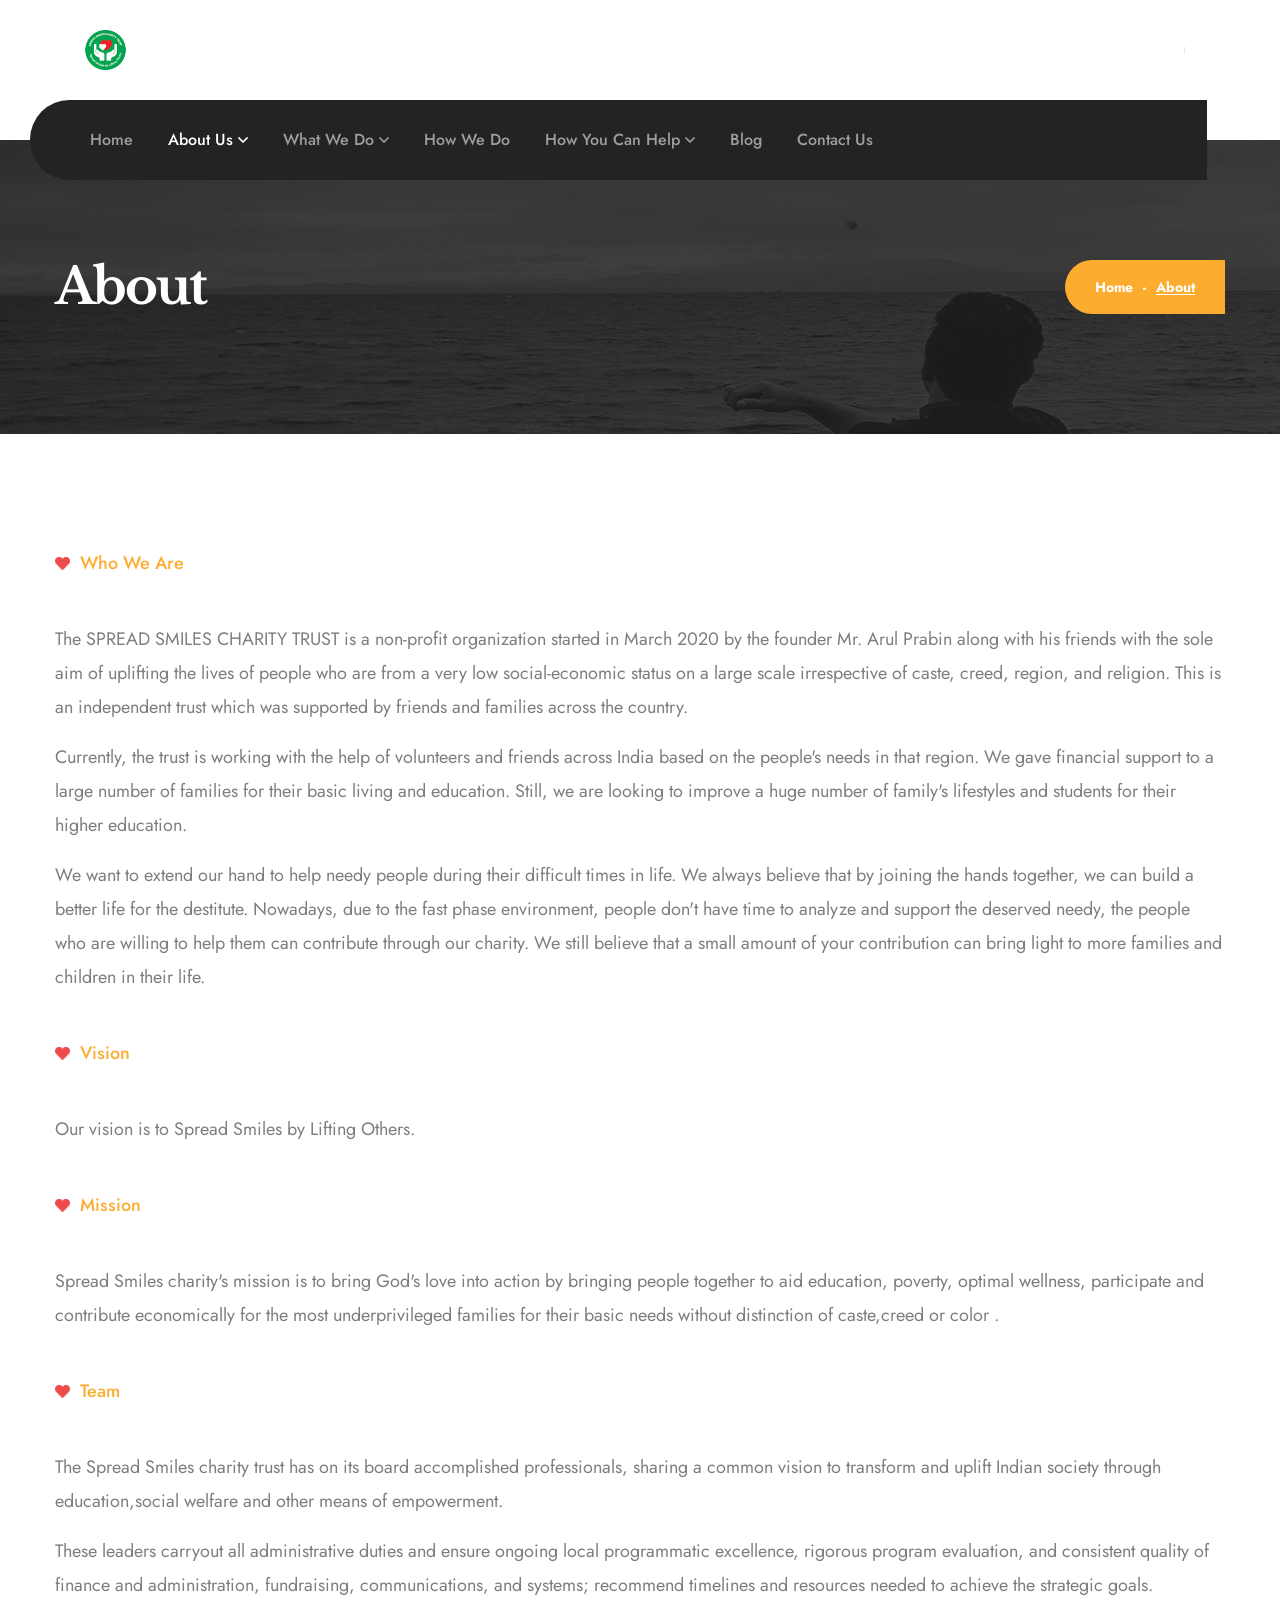
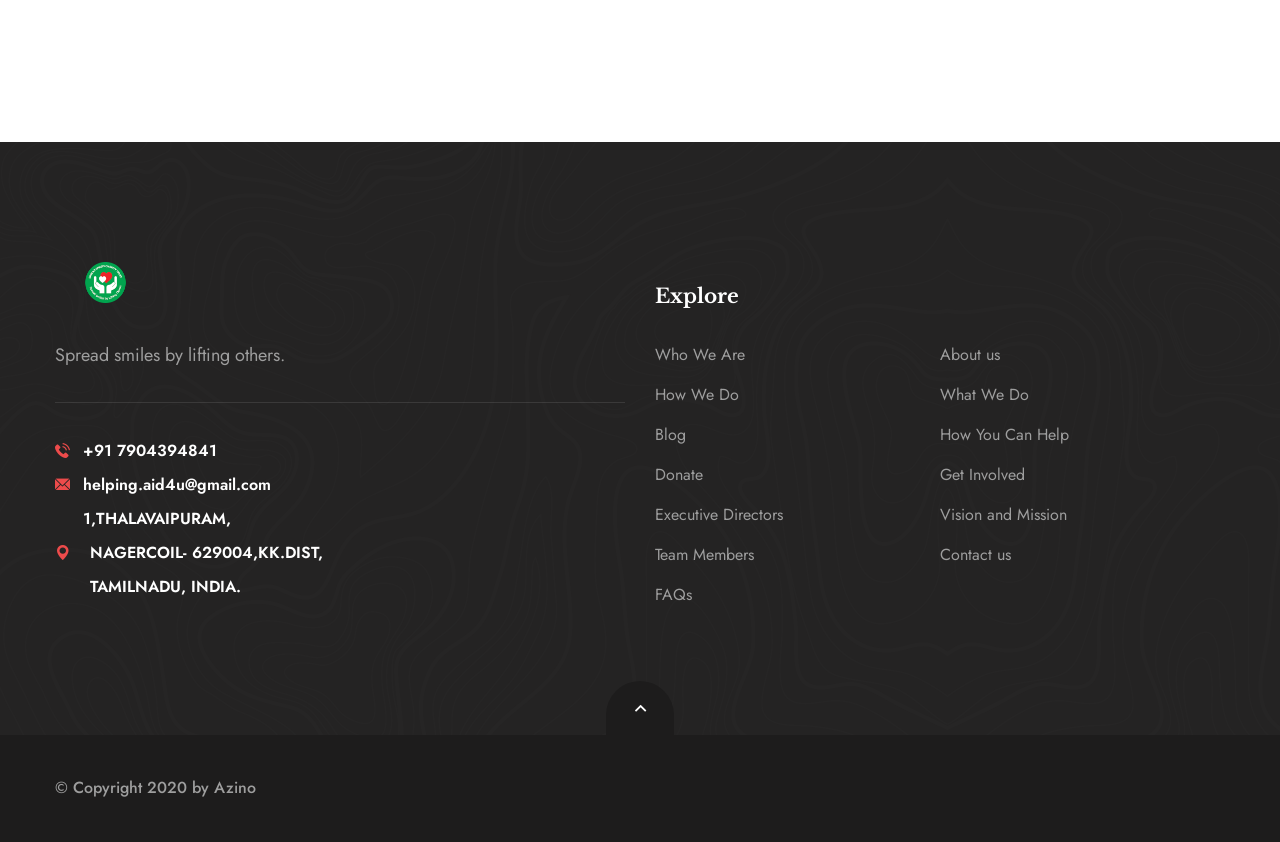
<file: about.html>
<!DOCTYPE html>
<html lang="en">

<head>
    <meta charset="UTF-8">
    <meta name="viewport" content="width=device-width, initial-scale=1.0">
    <title>About || Spread Smiles By Lifting Others</title>
    <!-- favicons Icons -->
    <link rel="apple-touch-icon" sizes="180x180" href="assets/images/favicons/apple-touch-icon.png">
    <link rel="icon" type="image/png" sizes="32x32" href="assets/images/favicons/favicon-32x32.png">
    <link rel="icon" type="image/png" sizes="16x16" href="assets/images/favicons/favicon-16x16.png">
    <link rel="manifest" href="assets/images/favicons/site.webmanifest">
    <meta name="description" content="Azino Charity HTML Template">

    <!-- fonts -->
    <link href="https://fonts.googleapis.com/css2?family=Jost:ital,wght@0,100;0,200;0,300;0,400;0,500;0,600;0,700;0,800;0,900;1,100;1,200;1,300;1,400;1,500;1,600;1,700;1,800;1,900&family=Libre+Baskerville:ital,wght@0,400;0,700;1,400&display=swap" rel="stylesheet">

    <link rel="stylesheet" href="assets/css/bootstrap.min.css">
    <link rel="stylesheet" href="assets/css/fontawesome-all.min.css">
    <link rel="stylesheet" href="assets/css/swiper.min.css">
    <link rel="stylesheet" href="assets/css/animate.min.css">
    <link rel="stylesheet" href="assets/css/azino-icons.css">
    <link rel="stylesheet" href="assets/css/odometer.min.css">
    <link rel="stylesheet" href="assets/css/magnific-popup.css">
    <link rel="stylesheet" href="assets/css/bootstrap-select.min.css">

    <!-- template styles -->
    <link rel="stylesheet" href="assets/css/main.css">
</head>

<body>
    <div class="preloader">
        <img class="preloader__image" src="assets/images/loader.png" alt="">
    </div><!-- /.preloader -->
<div class="page-wrapper">
        <div class="main-header__two">
            <div class="header-upper">
                <div class="container">
                    <div class="logo-box">
                        <a href="index.html" aria-label="logo image"><img src="assets/images/logo-dark.png" width="101" alt=""></a>
                        <span class="fa fa-bars mobile-nav__toggler"></span>
                    </div><!-- /.logo-box -->

                    <div class="header-info">
                        <!-- <div class="header-info__box">
                            <i class="azino-icon-email1"></i>
                           <div class="header-info__box-content">
                                <h3>Email</h3>
                                <p><a href="mailto:needhelp@azino.com">needhelp@azino.com</a></p>
                            </div><!-- /.header-info__box-content
                        </div><!-- /.header-info__box -->
                        <div class="header-info__box">
                            <!--<i class="azino-icon-calling"></i>
                            <div class="header-info__box-content">
                                <h3>Phone</h3>
                                <p><a href="tel:666-888-0000">666 888 0000</a></p>
                            </div><!-- /.header-info__box-content -->
                        </div><!-- /.header-info__box -->
                        <div class="header-info__box">
                            <!--<i class="azino-icon-address"></i>
                            <div class="header-info__box-content">
                                <h3>Visit</h3>
                                <p>88 Broklyn Golden Street, USA</p>
                            </div><!-- /.header-info__box-content -->
                        </div><!-- /.header-info__box -->
                    </div><!-- /.header-info -->

                </div><!-- /.container -->
            </div><!-- /.header-upper -->
            <nav class="main-menu">
                <div class="container">
                    <ul class="main-menu__list dynamic-radius">
                        <li>
                            <a href="index.html">Home</a>
                            <!--<ul>
                                <li>
                                    <a href="index.html">Home One</a>
                                </li>
                                <li><a href="index-2.html">Home Two</a></li>
                                <li class="dropdown">
                                    <a href="#">Header Styles</a>
                                    <ul>
                                        <li><a href="index.html">Header One</a></li>
                                        <li><a href="index-2.html">Header Two</a></li>
                                    </ul>
                                </li>
                            </ul>-->
                        </li>
                        <li class="dropdown">
                            <a href="about.html">About Us</a>
                            <ul>
                                <li><a href="who-are-we.html">Who Are We</a></li>
                                <li><a href="vision-mission.html">Vision and Mission</a></li>
								<li><a href="team.html">Executive Directors</a></li>
								<li><a href="volunteers.html">Team Members</a></li>
								<li><a href="faqs.html">FAQs</a></li>
                            </ul>
                        </li>
                        <li class="dropdown"><a href="what-we-do.html">What We Do</a>
                            <ul>
                                <li><a href="what-we-do.html">Social welfare</a></li>
                                <li><a href="what-we-do.html">Education</a></li>
								<li><a href="what-we-do.html">Health & Disability support</a></li>
								<li><a href="what-we-do.html">Old Age</a></li>
								<li><a href="what-we-do.html">Environmental Protection</a></li>
                            </ul>
                        </li>
                        <li><a href="how-we-do.html">How We Do</a>
                            <!--<ul>
                                <li><a href="news.html">News</a></li>
                                <li><a href="news-details.html">News Details</a></li>
                            </ul>-->
                        </li>
                        <li class="dropdown"><a href="how-you-can-help.html">How You Can Help</a>
                            <ul>
                                <li><a href="donate.html">Donate</a></li>
                                <li><a href="get-involved.html">Get Involved</a></li>
                            </ul>
                        </li>
                        <li><a href="blog.html">Blog</a>
                        </li>
                        <li><a href="contact.html">Contact Us</a></li>
                        <!--<li class="search-btn search-toggler">
                            <a href="#"><i class="azino-icon-magnifying-glass"></i></a>
                        </li>-->
                    </ul><!-- /.main-menu__list -->
                </div><!-- /.container -->
            </nav>
            <!-- /.main-menu -->
        </div><!-- /.main-header__two -->
		        <div class="stricky-header stricked-menu stricky-header-two">
            <div class="container">
                <div class="logo-box">
                    <a href="index.html"><img src="assets/images/logo-light.png" width="101" alt=""></a>
                </div><!-- /.logo-box -->
                <div class="sticky-header__content"></div><!-- /.sticky-header__content -->
            </div><!-- /.container -->
        </div><!-- /.stricky-header -->
        
		<section class="page-header">
            <div class="page-header__bg" style="background-image: url(assets/images/backgrounds/page-header-1-1.jpg);"></div>
            <!-- /.page-header__bg -->
            <div class="container">
                <h2>About </h2>
                <ul class="thm-breadcrumb list-unstyled dynamic-radius">
                    <li><a href="index.html">Home</a></li>
                    <li>-</li>
                    <li><span>About</span></li>
                </ul><!-- /.thm-breadcrumb list-unstyled -->
            </div><!-- /.container -->
        </section><!-- /.page-header -->

		<section class="testimonials-one pt-120 pb-90">
            <div class="container">
                <div class="team-about__top">
                    <div class="row align-items-center">
                        <div class="col-md-12 col-lg-12">
                            <div class="block-title">
                                <p><img src="assets/images/shapes/heart-2-1.png" width="15" alt="">Who We Are</p>
                            </div><!-- /.block-title -->
                        </div><!-- /.col-md-12 col-lg-6 -->
                    </div><!-- /.row -->
                </div><!-- /.team-about__top -->
                <div class="about-team">
					<p>The SPREAD SMILES CHARITY TRUST is a non-profit organization started in           March 2020 by the founder Mr. Arul Prabin along with his friends with the sole               aim of uplifting the lives of people who are from a very low social-economic              status on a large scale irrespective of caste, creed, region, and religion. This is              
an independent trust which was supported by friends and families across the            country. </p>
					<p>Currently, the trust is working with the help of volunteers and friends across India              based on the people's needs in that region. We gave financial support to a large               number of families for their basic living and education. Still, we are looking to              improve a huge number of family's lifestyles and students for their higher education.</p>
					<p>We want to extend our hand to help needy people during their difficult times in life.                We always believe that by joining the hands together, we can build a better life for the                 destitute. Nowadays, due to the fast phase environment, people don't have time to             analyze and support the deserved needy, the people who are willing to help them can               contribute through our charity. We still believe that a small amount of your             contribution can bring light to more families and children in their life. </p>
				</div>
            </div><!-- /.container -->
			<br />
            <div class="container">
                <div class="team-about__top">
                    <div class="row align-items-center">
                        <div class="col-md-12 col-lg-12">
                            <div class="block-title">
                                <p><img src="assets/images/shapes/heart-2-1.png" width="15" alt="">Vision</p>
                            </div><!-- /.block-title -->
                        </div><!-- /.col-md-12 col-lg-6 -->
                    </div><!-- /.row -->
                </div><!-- /.team-about__top -->
                <div class="about-team">
					<p>Our vision is to Spread Smiles by Lifting Others.</p>
				</div>
            </div><!-- /.container -->
			<br />
            <div class="container">
                <div class="team-about__top">
                    <div class="row align-items-center">
                        <div class="col-md-12 col-lg-12">
                            <div class="block-title">
                                <p><img src="assets/images/shapes/heart-2-1.png" width="15" alt="">Mission</p>
                            </div><!-- /.block-title -->
                        </div><!-- /.col-md-12 col-lg-6 -->
                    </div><!-- /.row -->
                </div><!-- /.team-about__top -->
                <div class="about-team">
					<p>Spread Smiles charity's mission is to bring God's love into action by bringing people              together to aid education, poverty, optimal wellness, participate and contribute          economically for the most underprivileged families for their basic needs without           distinction of caste,creed or color .</p>
				</div>
            </div><!-- /.container -->
			<br />
            <div class="container">
                <div class="team-about__top">
                    <div class="row align-items-center">
                        <div class="col-md-12 col-lg-7">
                            <div class="block-title">
                                <p><img src="assets/images/shapes/heart-2-1.png" width="15" alt="">Team</p>
                            </div><!-- /.block-title -->
                        </div><!-- /.col-md-12 col-lg-6 -->
                        <div class="col-md-12 col-lg-5">
                            <p class="team-about__top-text"></p>
                        </div><!-- /.col-md-12 col-lg-6 -->
                    </div><!-- /.row -->
                </div><!-- /.team-about__top -->
                <div class="about-team">
					<p>The Spread Smiles charity trust  has on its board accomplished professionals, sharing a common vision to transform and uplift Indian society through education,social welfare and other means of empowerment.</p>
					<p>These leaders carryout all administrative duties and ensure ongoing local programmatic excellence, rigorous program evaluation, and consistent quality of finance and administration, fundraising, communications, and systems; recommend timelines and resources needed to achieve the strategic goals.</p>
				</div>
            </div><!-- /.container -->
			<br />
        </section><!-- /.testimonials-one -->


        <section class="site-footer">
            <div class="main-footer pt-142 pb-80">
                <div class="container">
                    <div class="row">
                        <div class="col-lg-6 col-md-6 col-sm-12">
                            <div class="footer-widget mb-40 footer-widget__about">
                                <a href="index.html" aria-label="logo image">
                                    <img src="assets/images/logo-light.png" class="footer-widget__logo" width="101" alt="">
                                </a>
                                <p>Spread smiles by lifting others.</p>
                                <ul class="list-unstyled footer-widget__contact">
                                    <li><a href="tel:9179-04394841"><i class="azino-icon-telephone"></i>+91 7904394841</a></li>
                                    <li><a href="mailto:helping.aid4u@gmail.com"><i class="azino-icon-email"></i>helping.aid4u@gmail.com</a></li>
                                    <li><a href="#"><i class="azino-icon-pin"></i>1,THALAVAIPURAM, <br /> &nbsp; &nbsp;&nbsp;&nbsp;&nbsp;&nbsp;NAGERCOIL- 629004,KK.DIST,<br />&nbsp; &nbsp;&nbsp;&nbsp;&nbsp;&nbsp;TAMILNADU, INDIA.</a></li>
                                </ul><!-- /.footer-widget__contact -->
                            </div><!-- /.footer-widget footer-widget__about -->
                        </div><!-- /.col-lg-3 col-md-6 col-sm-12 -->
                        <div class="col-lg-6 col-md-6 col-sm-12">
                            <div class="footer-widget footer-widget__link mb-40">
                                <h3 class="footer-widget__title">Explore</h3><!-- /.footer-widget__title -->
                                <ul class="list-unstyled footer-widget__link-list">
                                    <li><a href="who-are-we.html">Who We Are</a></li>
                                    <li><a href="about.html">About us</a></li>
                                    <li><a href="how-we-do.html">How We Do</a></li>
                                    <li><a href="what-we-do.html">What We Do</a></li>
                                    <li><a href="blog.html">Blog</a></li>
									<li><a href="how-you-can-help.html">How You Can Help</a></li>
                                    <li><a href="donate.html">Donate</a></li>
									<li><a href="get-involved.html">Get Involved</a></li>
									<li><a href="team.html">Executive Directors</a></li>
									<li><a href="vision-mission.html">Vision and Mission</a></li>
									<li><a href="volunteers.html">Team Members</a></li>
                                    <li><a href="contact.html">Contact us</a></li>
                                    <li><a href="faqs.html">FAQs</a></li>
                                </ul><!-- /.footer-widget__link-list -->
                            </div><!-- /.footer-widget footer-widget__link -->
                        </div><!-- /.col-lg-3 col-md-6 col-sm-12 -->
                    </div><!-- /.row -->
                </div><!-- /.container -->
            </div><!-- /.main-footer -->
            <div class="footer-bottom">
                <div class="container">
                    <span class="scroll-to-top scroll-to-target" data-target="html"><i class="far fa-angle-up"></i></span>
                    <p>© Copyright 2020 by Azino</p>
                </div><!-- /.container -->
            </div><!-- /.footer-bottom -->
        </section><!-- /.site-footer -->

    </div><!-- /.page-wrapper -->
<div class="mobile-nav__wrapper">
        <div class="mobile-nav__overlay mobile-nav__toggler"></div>
        <!-- /.mobile-nav__overlay -->
        <div class="mobile-nav__content">
            <span class="mobile-nav__close mobile-nav__toggler"><i class="far fa-times"></i></span>
            <!-- /.logo-box -->
            <div class="mobile-nav__container"></div>
            <!-- /.mobile-nav__container -->

            <ul class="mobile-nav__contact list-unstyled">
                <li>
                    <i class="azino-icon-email"></i>
                    <a href="mailto:helping.aid4u@gmail.com">helping.aid4u@gmail.com</a>
                </li>
                <li>
                    <i class="azino-icon-telephone"></i>
                    <a href="tel:917904394841 ">+91 7904394841</a>
                </li>
            </ul><!-- /.mobile-nav__contact -->
        </div>
        <!-- /.mobile-nav__content -->
    </div>
    <!-- /.mobile-nav__wrapper -->

    <script src="assets/js/jquery-3.5.1.min.js"></script>
    <script src="assets/js/bootstrap.bundle.min.js"></script>
    <script src="assets/js/swiper.min.js"></script>
    <script src="assets/js/jquery.ajaxchimp.min.js"></script>
    <script src="assets/js/jquery.magnific-popup.min.js"></script>
    <script src="assets/js/jquery.validate.min.js"></script>
    <script src="assets/js/bootstrap-select.min.js"></script>
    <script src="assets/js/wow.js"></script>
    <script src="assets/js/odometer.min.js"></script>
    <script src="assets/js/jquery.appear.min.js"></script>

    <!-- template js -->
    <script src="assets/js/theme.js"></script>
</body>

</html>
</file>
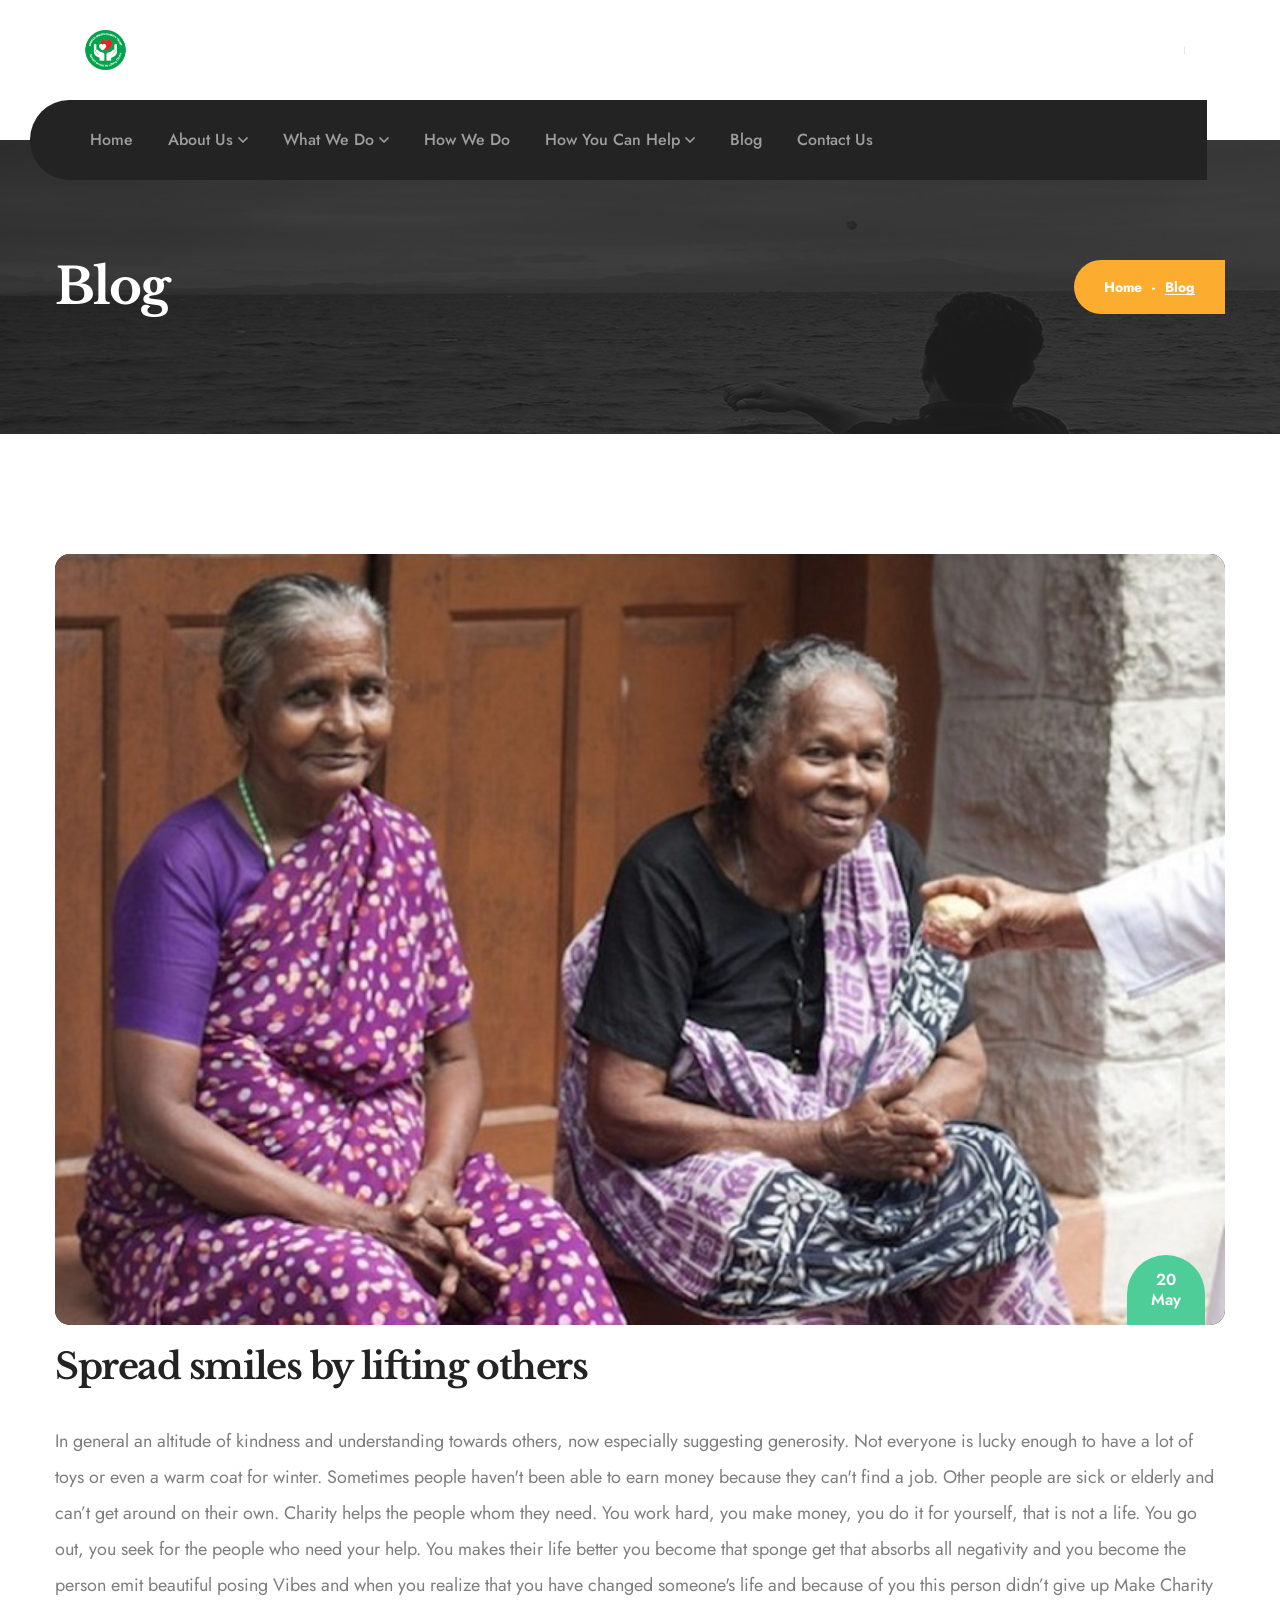
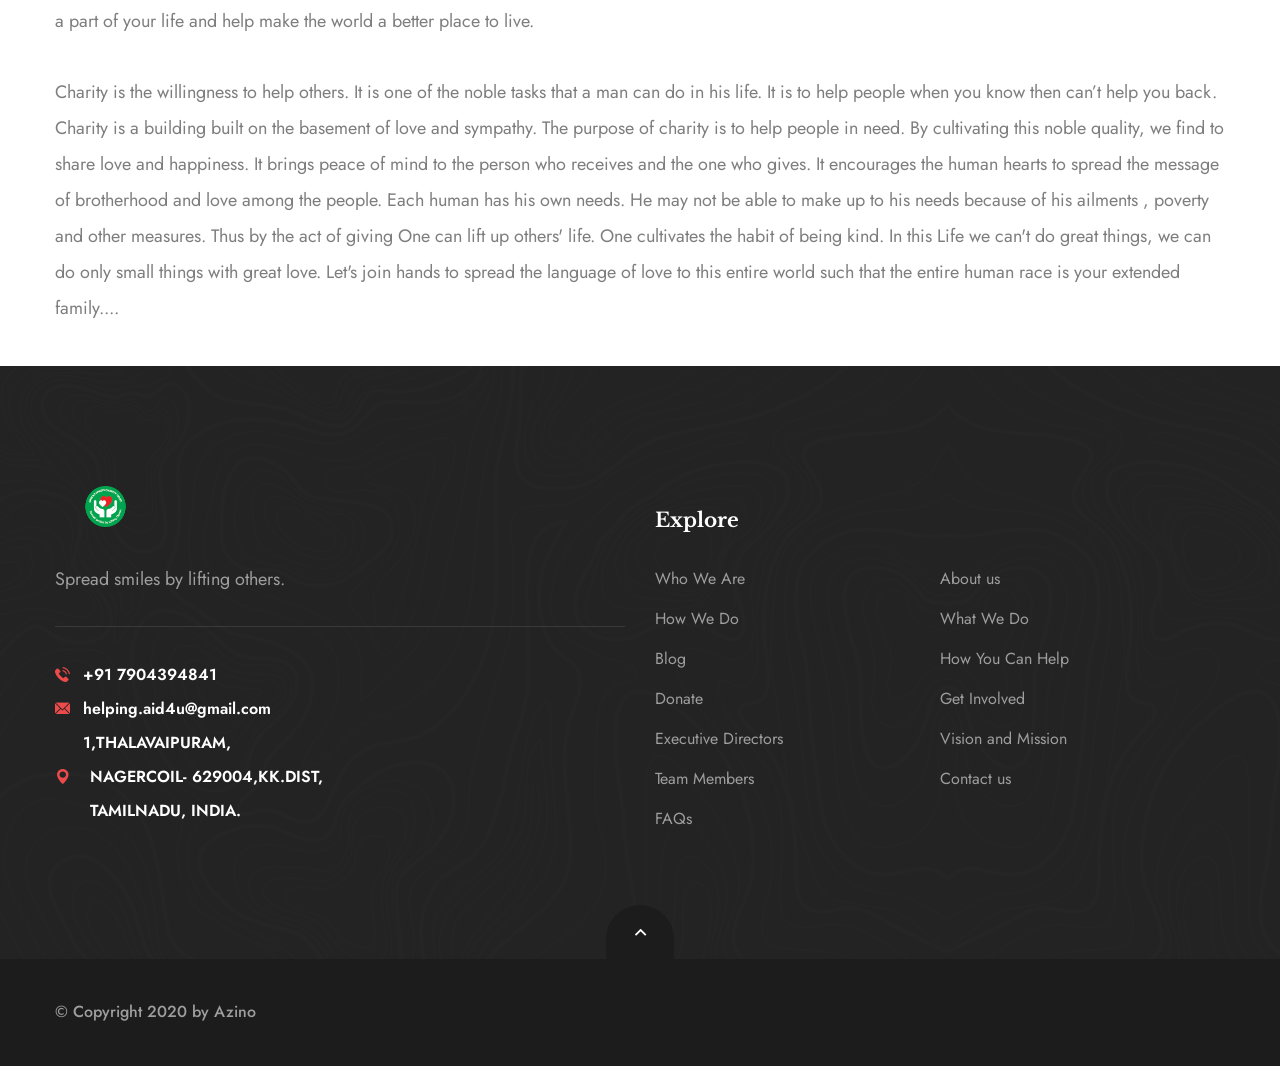
<file: blog-details.html>
<!DOCTYPE html>
<html lang="en">

<head>
    <meta charset="UTF-8">
    <meta name="viewport" content="width=device-width, initial-scale=1.0">
    <title>Blog || Spread Smiles By Lifting Others</title>
    <!-- favicons Icons -->
    <link rel="apple-touch-icon" sizes="180x180" href="assets/images/favicons/apple-touch-icon.png">
    <link rel="icon" type="image/png" sizes="32x32" href="assets/images/favicons/favicon-32x32.png">
    <link rel="icon" type="image/png" sizes="16x16" href="assets/images/favicons/favicon-16x16.png">
    <link rel="manifest" href="assets/images/favicons/site.webmanifest">
    <meta name="description" content="Azino Charity HTML Template">

    <!-- fonts -->
    <link href="https://fonts.googleapis.com/css2?family=Jost:ital,wght@0,100;0,200;0,300;0,400;0,500;0,600;0,700;0,800;0,900;1,100;1,200;1,300;1,400;1,500;1,600;1,700;1,800;1,900&family=Libre+Baskerville:ital,wght@0,400;0,700;1,400&display=swap" rel="stylesheet">

    <link rel="stylesheet" href="assets/css/bootstrap.min.css">
    <link rel="stylesheet" href="assets/css/fontawesome-all.min.css">
    <link rel="stylesheet" href="assets/css/swiper.min.css">
    <link rel="stylesheet" href="assets/css/animate.min.css">
    <link rel="stylesheet" href="assets/css/azino-icons.css">
    <link rel="stylesheet" href="assets/css/odometer.min.css">
    <link rel="stylesheet" href="assets/css/magnific-popup.css">
    <link rel="stylesheet" href="assets/css/bootstrap-select.min.css">

    <!-- template styles -->
    <link rel="stylesheet" href="assets/css/main.css">
</head>

<body>
    <div class="preloader">
        <img class="preloader__image" src="assets/images/loader.png" alt="">
    </div><!-- /.preloader -->
    <div class="page-wrapper">
        <div class="main-header__two">
            <div class="header-upper">
                <div class="container">
                    <div class="logo-box">
                        <a href="index.html" aria-label="logo image"><img src="assets/images/logo-dark.png" width="101" alt=""></a>
                        <span class="fa fa-bars mobile-nav__toggler"></span>
                    </div><!-- /.logo-box -->

                    <div class="header-info">
                        <!-- <div class="header-info__box">
                            <i class="azino-icon-email1"></i>
                           <div class="header-info__box-content">
                                <h3>Email</h3>
                                <p><a href="mailto:needhelp@azino.com">needhelp@azino.com</a></p>
                            </div><!-- /.header-info__box-content
                        </div><!-- /.header-info__box -->
                        <div class="header-info__box">
                            <!--<i class="azino-icon-calling"></i>
                            <div class="header-info__box-content">
                                <h3>Phone</h3>
                                <p><a href="tel:666-888-0000">666 888 0000</a></p>
                            </div><!-- /.header-info__box-content -->
                        </div><!-- /.header-info__box -->
                        <div class="header-info__box">
                            <!--<i class="azino-icon-address"></i>
                            <div class="header-info__box-content">
                                <h3>Visit</h3>
                                <p>88 Broklyn Golden Street, USA</p>
                            </div><!-- /.header-info__box-content -->
                        </div><!-- /.header-info__box -->
                    </div><!-- /.header-info -->

                </div><!-- /.container -->
            </div><!-- /.header-upper -->
            <nav class="main-menu">
                <div class="container">
                    <ul class="main-menu__list dynamic-radius">
                        <li>
                            <a href="index.html">Home</a>
                            <!--<ul>
                                <li>
                                    <a href="index.html">Home One</a>
                                </li>
                                <li><a href="index-2.html">Home Two</a></li>
                                <li class="dropdown">
                                    <a href="#">Header Styles</a>
                                    <ul>
                                        <li><a href="index.html">Header One</a></li>
                                        <li><a href="index-2.html">Header Two</a></li>
                                    </ul>
                                </li>
                            </ul>-->
                        </li>
                        <li class="dropdown">
                            <a href="about.html">About Us</a>
                            <ul>
                                <li><a href="who-are-we.html">Who Are We</a></li>
                                <li><a href="vision-mission.html">Vision and Mission</a></li>
								<li><a href="team.html">​Executive Directors</a></li>
								<li><a href="volunteers.html">Team Members</a></li>
								<li><a href="faqs.html">FAQs</a></li>
                            </ul>
                        </li>
                        <li class="dropdown"><a href="what-we-do.html">What We Do</a>
                            <ul>
                                <li><a href="what-we-do.html">Social welfare</a></li>
                                <li><a href="what-we-do.html">Education</a></li>
								<li><a href="what-we-do.html">Health & Disability support</a></li>
								<li><a href="what-we-do.html">Old Age</a></li>
								<li><a href="what-we-do.html">Environmental Protection</a></li>
                            </ul>
                        </li>
                        <li><a href="how-we-do.html">How We Do</a>
                            <!--<ul>
                                <li><a href="news.html">News</a></li>
                                <li><a href="news-details.html">News Details</a></li>
                            </ul>-->
                        </li>
                        <li class="dropdown"><a href="how-you-can-help.html">How You Can Help</a>
                            <ul>
                                <li><a href="donate.html">Donate</a></li>
                                <li><a href="get-involved.html">Get Involved</a></li>
                            </ul>
                        </li>
                        <li><a href="blog.html">Blog</a>
                        </li>
                        <li><a href="contact.html">Contact Us</a></li>
                        <!--<li class="search-btn search-toggler">
                            <a href="#"><i class="azino-icon-magnifying-glass"></i></a>
                        </li>-->
                    </ul><!-- /.main-menu__list -->
                </div><!-- /.container -->
            </nav>
            <!-- /.main-menu -->
        </div><!-- /.main-header__two -->

        <div class="stricky-header stricked-menu stricky-header-two">
            <div class="container">
                <div class="logo-box">
                    <a href="index.html"><img src="assets/images/logo-light.png" width="101" alt=""></a>
                </div><!-- /.logo-box -->
                <div class="sticky-header__content"></div><!-- /.sticky-header__content -->
            </div><!-- /.container -->
        </div><!-- /.stricky-header -->

        <section class="page-header">
            <div class="page-header__bg" style="background-image: url(assets/images/backgrounds/page-header-1-1.jpg);"></div>
            <!-- /.page-header__bg -->
            <div class="container">
                <h2>Blog </h2>
                <ul class="thm-breadcrumb list-unstyled dynamic-radius">
                    <li><a href="index.html">Home</a></li>
                    <li>-</li>
                    <li><span>Blog</span></li>
                </ul><!-- /.thm-breadcrumb list-unstyled -->
            </div><!-- /.container -->
        </section><!-- /.page-header -->
		
		<section class="blog-details pt-120 pb-40">
            <div class="container">
                <div class="row">
                    <div class="col-md-12 col-lg-12">
                        <div class="blog-card__image">
                            <img src="assets/images/blog/blog-d-1-1.jpg" alt="">
                            <div class="blog-card__date">20 May</div><!-- /.blog-card__date -->
                        </div><!-- /.blog-card__image -->
                        <h3>Spread smiles by lifting others</h3>
                        <p>In  general   an altitude of kindness and understanding towards others, now especially suggesting generosity. Not everyone is lucky enough to have a lot of toys or even a warm coat for winter. Sometimes people haven't been able to earn money because they can't find a job. Other people are sick or elderly and can’t get around on their own. Charity helps the people whom they need. You work hard, you make money, you do it for yourself, that is not a life. You go out, you seek for the people who need your help. You makes their life better you become that sponge get that absorbs all negativity and you become the person emit beautiful posing Vibes and when you realize that you have changed someone's life and because of you this person didn’t give up Make Charity a part of your life and help make the world a better place to live.</p>
                        <p>Charity is the willingness to help others. It is one of the noble tasks that a man can do in his life. It is to help people when you know then can’t help you back. Charity is a building built on the basement of love and sympathy. The purpose of charity is to help people in need. By cultivating this noble quality, we find to share love and happiness. It brings peace of mind to the person who receives and the one who gives. It encourages the human hearts to spread the message of brotherhood and love among the people. Each human has his own needs. He may not be able to make up to his needs because of his ailments , poverty and other measures. Thus by the act of giving One can lift up others' life. One cultivates the habit of being kind. In this Life we can't do great things, we can do only small things with great love. Let's join hands to spread the language of love to this entire world such that the entire human race is your extended family....</p>
                    </div><!-- /.col-md-12 -->
                </div><!-- /.row -->
            </div><!-- /.container -->
        </section><!-- /.blog-details -->
		
        <section class="site-footer">
            <div class="main-footer pt-142 pb-80">
                <div class="container">
                    <div class="row">
                        <div class="col-lg-6 col-md-6 col-sm-12">
                            <div class="footer-widget mb-40 footer-widget__about">
                                <a href="index.html" aria-label="logo image">
                                    <img src="assets/images/logo-light.png" class="footer-widget__logo" width="101" alt="">
                                </a>
                                <p>Spread smiles by lifting others.</p>
                                <ul class="list-unstyled footer-widget__contact">
                                    <li><a href="tel:9179-04394841"><i class="azino-icon-telephone"></i>+91 7904394841</a></li>
                                    <li><a href="mailto:helping.aid4u@gmail.com"><i class="azino-icon-email"></i>helping.aid4u@gmail.com</a></li>
                                    <li><a href="#"><i class="azino-icon-pin"></i>1,THALAVAIPURAM, <br /> &nbsp; &nbsp;&nbsp;&nbsp;&nbsp;&nbsp;NAGERCOIL- 629004,KK.DIST,<br />&nbsp; &nbsp;&nbsp;&nbsp;&nbsp;&nbsp;TAMILNADU, INDIA.</a></li>
                                </ul><!-- /.footer-widget__contact -->
                            </div><!-- /.footer-widget footer-widget__about -->
                        </div><!-- /.col-lg-3 col-md-6 col-sm-12 -->
                        <div class="col-lg-6 col-md-6 col-sm-12">
                            <div class="footer-widget footer-widget__link mb-40">
                                <h3 class="footer-widget__title">Explore</h3><!-- /.footer-widget__title -->
                                <ul class="list-unstyled footer-widget__link-list">
                                    <li><a href="who-are-we.html">Who We Are</a></li>
                                    <li><a href="about.html">About us</a></li>
                                    <li><a href="how-we-do.html">How We Do</a></li>
                                    <li><a href="what-we-do.html">What We Do</a></li>
                                    <li><a href="blog.html">Blog</a></li>
									<li><a href="how-you-can-help.html">How You Can Help</a></li>
                                    <li><a href="donate.html">Donate</a></li>
									<li><a href="get-involved.html">Get Involved</a></li>
									<li><a href="team.html">​Executive Directors</a></li>
									<li><a href="vision-mission.html">Vision and Mission</a></li>
									<li><a href="volunteers.html">Team Members</a></li>
                                    <li><a href="contact.html">Contact us</a></li>
                                    <li><a href="faqs.html">FAQs</a></li>
                                </ul><!-- /.footer-widget__link-list -->
                            </div><!-- /.footer-widget footer-widget__link -->
                        </div><!-- /.col-lg-3 col-md-6 col-sm-12 -->
                    </div><!-- /.row -->
                </div><!-- /.container -->
            </div><!-- /.main-footer -->
            <div class="footer-bottom">
                <div class="container">
                    <span class="scroll-to-top scroll-to-target" data-target="html"><i class="far fa-angle-up"></i></span>
                    <p>© Copyright 2020 by Azino</p>
                </div><!-- /.container -->
            </div><!-- /.footer-bottom -->
        </section><!-- /.site-footer -->

    </div><!-- /.page-wrapper -->
<div class="mobile-nav__wrapper">
        <div class="mobile-nav__overlay mobile-nav__toggler"></div>
        <!-- /.mobile-nav__overlay -->
        <div class="mobile-nav__content">
            <span class="mobile-nav__close mobile-nav__toggler"><i class="far fa-times"></i></span>
            <!-- /.logo-box -->
            <div class="mobile-nav__container"></div>
            <!-- /.mobile-nav__container -->

            <ul class="mobile-nav__contact list-unstyled">
                <li>
                    <i class="azino-icon-email"></i>
                    <a href="mailto:helping.aid4u@gmail.com">helping.aid4u@gmail.com</a>
                </li>
                <li>
                    <i class="azino-icon-telephone"></i>
                    <a href="tel:917904394841 ">+91 7904394841</a>
                </li>
            </ul><!-- /.mobile-nav__contact -->
        </div>
        <!-- /.mobile-nav__content -->
    </div>
    <!-- /.mobile-nav__wrapper -->

    <script src="assets/js/jquery-3.5.1.min.js"></script>
    <script src="assets/js/bootstrap.bundle.min.js"></script>
    <script src="assets/js/swiper.min.js"></script>
    <script src="assets/js/jquery.ajaxchimp.min.js"></script>
    <script src="assets/js/jquery.magnific-popup.min.js"></script>
    <script src="assets/js/jquery.validate.min.js"></script>
    <script src="assets/js/bootstrap-select.min.js"></script>
    <script src="assets/js/wow.js"></script>
    <script src="assets/js/odometer.min.js"></script>
    <script src="assets/js/jquery.appear.min.js"></script>

    <!-- template js -->
    <script src="assets/js/theme.js"></script>
</body>

</html>
</file>
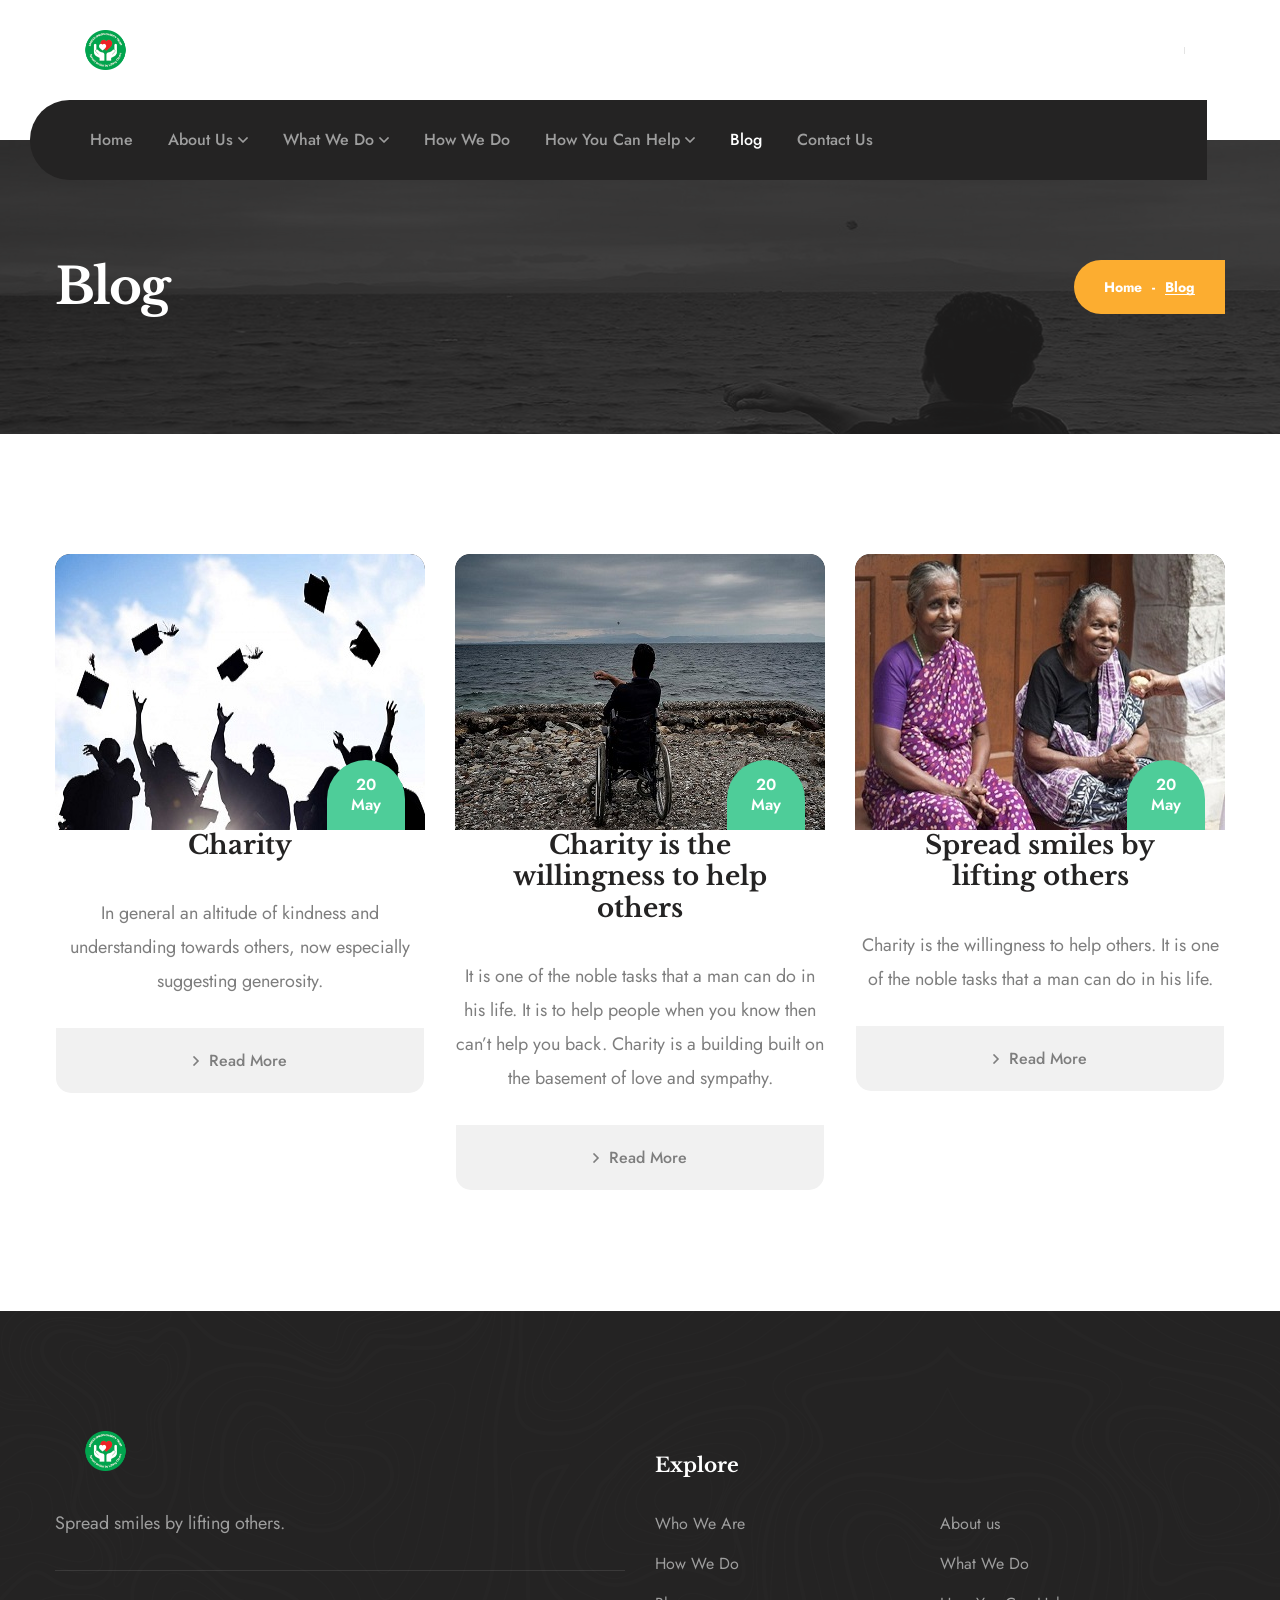
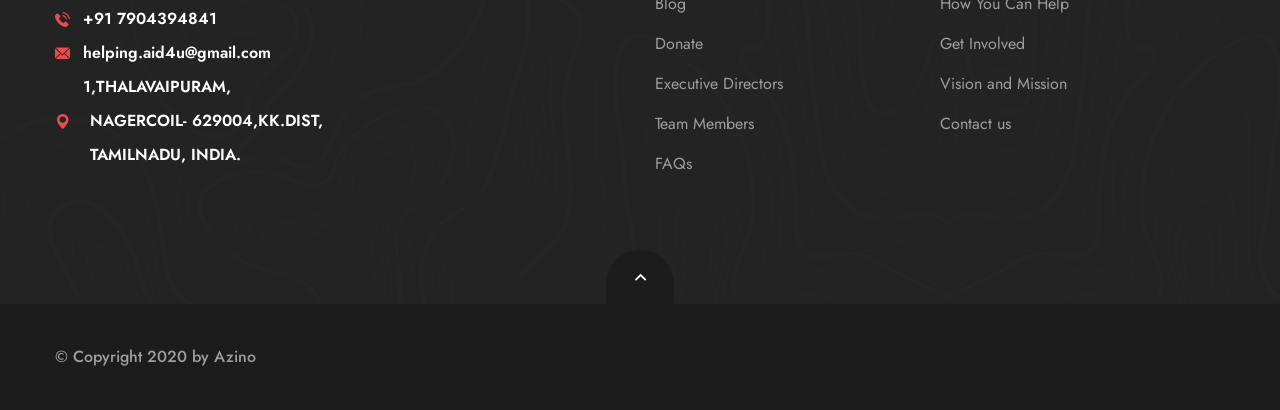
<file: blog.html>
<!DOCTYPE html>
<html lang="en">

<head>
    <meta charset="UTF-8">
    <meta name="viewport" content="width=device-width, initial-scale=1.0">
    <title>Blog || Spread Smiles By Lifting Others</title>
    <!-- favicons Icons -->
    <link rel="apple-touch-icon" sizes="180x180" href="assets/images/favicons/apple-touch-icon.png">
    <link rel="icon" type="image/png" sizes="32x32" href="assets/images/favicons/favicon-32x32.png">
    <link rel="icon" type="image/png" sizes="16x16" href="assets/images/favicons/favicon-16x16.png">
    <link rel="manifest" href="assets/images/favicons/site.webmanifest">
    <meta name="description" content="Azino Charity HTML Template">

    <!-- fonts -->
    <link href="https://fonts.googleapis.com/css2?family=Jost:ital,wght@0,100;0,200;0,300;0,400;0,500;0,600;0,700;0,800;0,900;1,100;1,200;1,300;1,400;1,500;1,600;1,700;1,800;1,900&family=Libre+Baskerville:ital,wght@0,400;0,700;1,400&display=swap" rel="stylesheet">

    <link rel="stylesheet" href="assets/css/bootstrap.min.css">
    <link rel="stylesheet" href="assets/css/fontawesome-all.min.css">
    <link rel="stylesheet" href="assets/css/swiper.min.css">
    <link rel="stylesheet" href="assets/css/animate.min.css">
    <link rel="stylesheet" href="assets/css/azino-icons.css">
    <link rel="stylesheet" href="assets/css/odometer.min.css">
    <link rel="stylesheet" href="assets/css/magnific-popup.css">
    <link rel="stylesheet" href="assets/css/bootstrap-select.min.css">

    <!-- template styles -->
    <link rel="stylesheet" href="assets/css/main.css">
</head>

<body>
    <div class="preloader">
        <img class="preloader__image" src="assets/images/loader.png" alt="">
    </div><!-- /.preloader -->
    <div class="page-wrapper">
        <div class="main-header__two">
            <div class="header-upper">
                <div class="container">
                    <div class="logo-box">
                        <a href="index.html" aria-label="logo image"><img src="assets/images/logo-dark.png" width="101" alt=""></a>
                        <span class="fa fa-bars mobile-nav__toggler"></span>
                    </div><!-- /.logo-box -->

                    <div class="header-info">
                        <!-- <div class="header-info__box">
                            <i class="azino-icon-email1"></i>
                           <div class="header-info__box-content">
                                <h3>Email</h3>
                                <p><a href="mailto:needhelp@azino.com">needhelp@azino.com</a></p>
                            </div><!-- /.header-info__box-content
                        </div><!-- /.header-info__box -->
                        <div class="header-info__box">
                            <!--<i class="azino-icon-calling"></i>
                            <div class="header-info__box-content">
                                <h3>Phone</h3>
                                <p><a href="tel:666-888-0000">666 888 0000</a></p>
                            </div><!-- /.header-info__box-content -->
                        </div><!-- /.header-info__box -->
                        <div class="header-info__box">
                            <!--<i class="azino-icon-address"></i>
                            <div class="header-info__box-content">
                                <h3>Visit</h3>
                                <p>88 Broklyn Golden Street, USA</p>
                            </div><!-- /.header-info__box-content -->
                        </div><!-- /.header-info__box -->
                    </div><!-- /.header-info -->

                </div><!-- /.container -->
            </div><!-- /.header-upper -->
            <nav class="main-menu">
                <div class="container">
                    <ul class="main-menu__list dynamic-radius">
                        <li>
                            <a href="index.html">Home</a>
                            <!--<ul>
                                <li>
                                    <a href="index.html">Home One</a>
                                </li>
                                <li><a href="index-2.html">Home Two</a></li>
                                <li class="dropdown">
                                    <a href="#">Header Styles</a>
                                    <ul>
                                        <li><a href="index.html">Header One</a></li>
                                        <li><a href="index-2.html">Header Two</a></li>
                                    </ul>
                                </li>
                            </ul>-->
                        </li>
                        <li class="dropdown">
                            <a href="about.html">About Us</a>
                            <ul>
                                <li><a href="who-are-we.html">Who Are We</a></li>
                                <li><a href="vision-mission.html">Vision and Mission</a></li>
								<li><a href="team.html">Executive Directors</a></li>
								<li><a href="volunteers.html">Team Members</a></li>
								<li><a href="faqs.html">FAQs</a></li>
                            </ul>
                        </li>
                        <li class="dropdown"><a href="what-we-do.html">What We Do</a>
                            <ul>
                                <li><a href="what-we-do.html">Social welfare</a></li>
                                <li><a href="what-we-do.html">Education</a></li>
								<li><a href="what-we-do.html">Health & Disability support</a></li>
								<li><a href="what-we-do.html">Old Age</a></li>
								<li><a href="what-we-do.html">Environmental Protection</a></li>
                            </ul>
                        </li>
                        <li><a href="how-we-do.html">How We Do</a>
                            <!--<ul>
                                <li><a href="news.html">News</a></li>
                                <li><a href="news-details.html">News Details</a></li>
                            </ul>-->
                        </li>
                        <li class="dropdown"><a href="how-you-can-help.html">How You Can Help</a>
                            <ul>
                                <li><a href="donate.html">Donate</a></li>
                                <li><a href="get-involved.html">Get Involved</a></li>
                            </ul>
                        </li>
                        <li><a href="blog.html">Blog</a>
                        </li>
                        <li><a href="contact.html">Contact Us</a></li>
                        <!--<li class="search-btn search-toggler">
                            <a href="#"><i class="azino-icon-magnifying-glass"></i></a>
                        </li>-->
                    </ul><!-- /.main-menu__list -->
                </div><!-- /.container -->
            </nav>
            <!-- /.main-menu -->
        </div><!-- /.main-header__two -->

        <div class="stricky-header stricked-menu stricky-header-two">
            <div class="container">
                <div class="logo-box">
                    <a href="index.html"><img src="assets/images/logo-light.png" width="101" alt=""></a>
                </div><!-- /.logo-box -->
                <div class="sticky-header__content"></div><!-- /.sticky-header__content -->
            </div><!-- /.container -->
        </div><!-- /.stricky-header -->

        <section class="page-header">
            <div class="page-header__bg" style="background-image: url(assets/images/backgrounds/page-header-1-1.jpg);"></div>
            <!-- /.page-header__bg -->
            <div class="container">
                <h2>Blog </h2>
                <ul class="thm-breadcrumb list-unstyled dynamic-radius">
                    <li><a href="index.html">Home</a></li>
                    <li>-</li>
                    <li><span>Blog</span></li>
                </ul><!-- /.thm-breadcrumb list-unstyled -->
            </div><!-- /.container -->
        </section><!-- /.page-header -->
		
		<section class="news-page pb-120 pt-120">
            <div class="container">
                <div class="news-3-col">
                    <div class="blog-card">
                        <div class="blog-card__inner">
                            <div class="blog-card__image">
                                <img src="assets/images/blog/blog-1-1.jpg" alt="">
                                <div class="blog-card__date">20 May</div><!-- /.blog-card__date -->
                            </div><!-- /.blog-card__image -->
                            <div class="blog-card__content">
                                <h3><a href="news-details.html">Charity</a></h3>
                                <p>In  general   an altitude of kindness and understanding towards others, now especially suggesting generosity.</p>
                                <a href="blog-details.html" class="blog-card__more"><i class="far fa-angle-right"></i>Read More</a>
                                <!-- /.blog-card__more -->
                            </div><!-- /.blog-card__content -->
                        </div><!-- /.blog-card__inner -->
                    </div><!-- /.blog-card -->
                    <div class="blog-card">
                        <div class="blog-card__inner">
                            <div class="blog-card__image">
                                <img src="assets/images/blog/blog-1-2.jpg" alt="">
                                <div class="blog-card__date">20 May</div><!-- /.blog-card__date -->
                            </div><!-- /.blog-card__image -->
                            <div class="blog-card__content">
                                <h3><a href="blog-details.html">Charity is the willingness to help others</a></h3>
                                <p>It is one of the noble tasks that a man can do in his life. It is to help people when you know then can’t help you back. Charity is a building built on the basement of love and sympathy.</p>
                                <a href="blog-details.html" class="blog-card__more"><i class="far fa-angle-right"></i>Read More</a>
                                <!-- /.blog-card__more -->
                            </div><!-- /.blog-card__content -->
                        </div><!-- /.blog-card__inner -->
                    </div><!-- /.blog-card -->
                    <div class="blog-card">
                        <div class="blog-card__inner">
                            <div class="blog-card__image">
                                <img src="assets/images/blog/blog-1-3.jpg" alt="">
                                <div class="blog-card__date">20 May</div><!-- /.blog-card__date -->
                            </div><!-- /.blog-card__image -->
                            <div class="blog-card__content">
                                <h3><a href="blog-details.html">Spread smiles by lifting others</a></h3>
                                <p>Charity is the willingness to help others. It is one of the noble tasks that a man can do in his life.</p>
                                <a href="blog-details.html" class="blog-card__more"><i class="far fa-angle-right"></i>Read More</a>
                                <!-- /.blog-card__more -->
								<div >
								</div>
                            </div><!-- /.blog-card__content -->
                        </div><!-- /.blog-card__inner -->
                    </div><!-- /.blog-card -->
                </div><!-- /.news-3-col -->
            </div><!-- /.container -->
        </section><!-- /.news-page -->
        <section class="site-footer">
            <div class="main-footer pt-142 pb-80">
                <div class="container">
                    <div class="row">
                        <div class="col-lg-6 col-md-6 col-sm-12">
                            <div class="footer-widget mb-40 footer-widget__about">
                                <a href="index.html" aria-label="logo image">
                                    <img src="assets/images/logo-light.png" class="footer-widget__logo" width="101" alt="">
                                </a>
                                <p>Spread smiles by lifting others.</p>
                                <ul class="list-unstyled footer-widget__contact">
                                    <li><a href="tel:9179-04394841"><i class="azino-icon-telephone"></i>+91 7904394841</a></li>
                                    <li><a href="mailto:helping.aid4u@gmail.com"><i class="azino-icon-email"></i>helping.aid4u@gmail.com</a></li>
                                    <li><a href="#"><i class="azino-icon-pin"></i>1,THALAVAIPURAM, <br /> &nbsp; &nbsp;&nbsp;&nbsp;&nbsp;&nbsp;NAGERCOIL- 629004,KK.DIST,<br />&nbsp; &nbsp;&nbsp;&nbsp;&nbsp;&nbsp;TAMILNADU, INDIA.</a></li>
                                </ul><!-- /.footer-widget__contact -->
                            </div><!-- /.footer-widget footer-widget__about -->
                        </div><!-- /.col-lg-3 col-md-6 col-sm-12 -->
                        <div class="col-lg-6 col-md-6 col-sm-12">
                            <div class="footer-widget footer-widget__link mb-40">
                                <h3 class="footer-widget__title">Explore</h3><!-- /.footer-widget__title -->
                                <ul class="list-unstyled footer-widget__link-list">
                                    <li><a href="who-are-we.html">Who We Are</a></li>
                                    <li><a href="about.html">About us</a></li>
                                    <li><a href="how-we-do.html">How We Do</a></li>
                                    <li><a href="what-we-do.html">What We Do</a></li>
                                    <li><a href="blog.html">Blog</a></li>
									<li><a href="how-you-can-help.html">How You Can Help</a></li>
                                    <li><a href="donate.html">Donate</a></li>
									<li><a href="get-involved.html">Get Involved</a></li>
									<li><a href="team.html">Executive Directors</a></li>
									<li><a href="vision-mission.html">Vision and Mission</a></li>
									<li><a href="volunteers.html">Team Members</a></li>
                                    <li><a href="contact.html">Contact us</a></li>
                                    <li><a href="faqs.html">FAQs</a></li>
                                </ul><!-- /.footer-widget__link-list -->
                            </div><!-- /.footer-widget footer-widget__link -->
                        </div><!-- /.col-lg-3 col-md-6 col-sm-12 -->
                    </div><!-- /.row -->
                </div><!-- /.container -->
            </div><!-- /.main-footer -->
            <div class="footer-bottom">
                <div class="container">
                    <span class="scroll-to-top scroll-to-target" data-target="html"><i class="far fa-angle-up"></i></span>
                    <p>© Copyright 2020 by Azino</p>
                </div><!-- /.container -->
            </div><!-- /.footer-bottom -->
        </section><!-- /.site-footer -->

    </div><!-- /.page-wrapper -->
<div class="mobile-nav__wrapper">
        <div class="mobile-nav__overlay mobile-nav__toggler"></div>
        <!-- /.mobile-nav__overlay -->
        <div class="mobile-nav__content">
            <span class="mobile-nav__close mobile-nav__toggler"><i class="far fa-times"></i></span>
            <!-- /.logo-box -->
            <div class="mobile-nav__container"></div>
            <!-- /.mobile-nav__container -->

            <ul class="mobile-nav__contact list-unstyled">
                <li>
                    <i class="azino-icon-email"></i>
                    <a href="mailto:helping.aid4u@gmail.com">helping.aid4u@gmail.com</a>
                </li>
                <li>
                    <i class="azino-icon-telephone"></i>
                    <a href="tel:917904394841 ">+91 7904394841</a>
                </li>
            </ul><!-- /.mobile-nav__contact -->
        </div>
        <!-- /.mobile-nav__content -->
    </div>
    <!-- /.mobile-nav__wrapper -->

    <script src="assets/js/jquery-3.5.1.min.js"></script>
    <script src="assets/js/bootstrap.bundle.min.js"></script>
    <script src="assets/js/swiper.min.js"></script>
    <script src="assets/js/jquery.ajaxchimp.min.js"></script>
    <script src="assets/js/jquery.magnific-popup.min.js"></script>
    <script src="assets/js/jquery.validate.min.js"></script>
    <script src="assets/js/bootstrap-select.min.js"></script>
    <script src="assets/js/wow.js"></script>
    <script src="assets/js/odometer.min.js"></script>
    <script src="assets/js/jquery.appear.min.js"></script>

    <!-- template js -->
    <script src="assets/js/theme.js"></script>
</body>

</html>
</file>
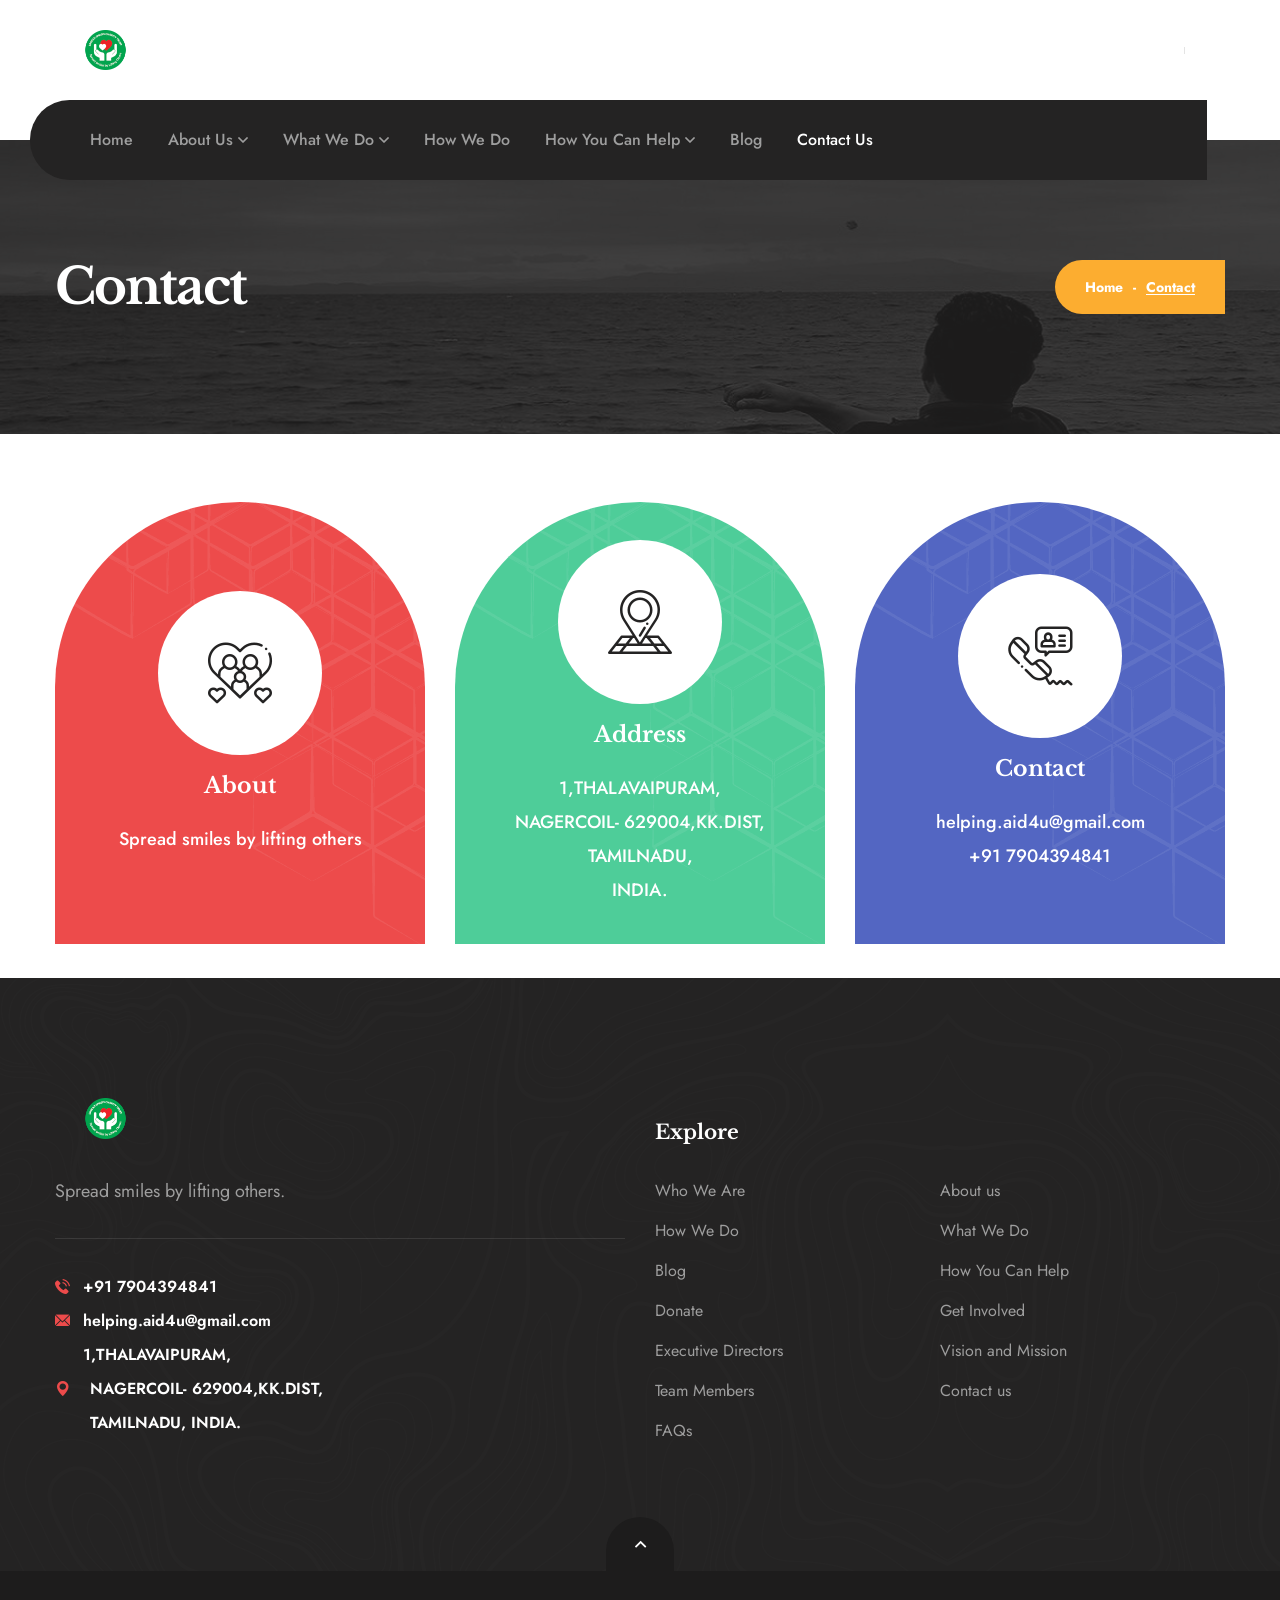
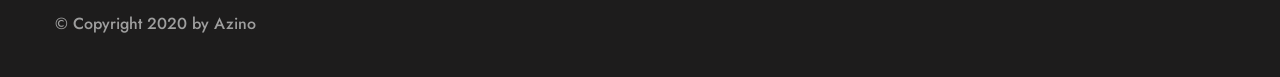
<file: contact.html>
<!DOCTYPE html>
<html lang="en">

<head>
    <meta charset="UTF-8">
    <meta name="viewport" content="width=device-width, initial-scale=1.0">
    <title>Contact || Spread Smiles By Lifting Others</title>
    <!-- favicons Icons -->
    <link rel="apple-touch-icon" sizes="180x180" href="assets/images/favicons/apple-touch-icon.png">
    <link rel="icon" type="image/png" sizes="32x32" href="assets/images/favicons/favicon-32x32.png">
    <link rel="icon" type="image/png" sizes="16x16" href="assets/images/favicons/favicon-16x16.png">
    <link rel="manifest" href="assets/images/favicons/site.webmanifest">
    <meta name="description" content="Azino Charity HTML Template">

    <!-- fonts -->
    <link href="https://fonts.googleapis.com/css2?family=Jost:ital,wght@0,100;0,200;0,300;0,400;0,500;0,600;0,700;0,800;0,900;1,100;1,200;1,300;1,400;1,500;1,600;1,700;1,800;1,900&family=Libre+Baskerville:ital,wght@0,400;0,700;1,400&display=swap" rel="stylesheet">

    <link rel="stylesheet" href="assets/css/bootstrap.min.css">
    <link rel="stylesheet" href="assets/css/fontawesome-all.min.css">
    <link rel="stylesheet" href="assets/css/swiper.min.css">
    <link rel="stylesheet" href="assets/css/animate.min.css">
    <link rel="stylesheet" href="assets/css/azino-icons.css">
    <link rel="stylesheet" href="assets/css/odometer.min.css">
    <link rel="stylesheet" href="assets/css/magnific-popup.css">
    <link rel="stylesheet" href="assets/css/bootstrap-select.min.css">

    <!-- template styles -->
    <link rel="stylesheet" href="assets/css/main.css">
</head>

<body>
    <div class="preloader">
        <img class="preloader__image" src="assets/images/loader.png" alt="">
    </div><!-- /.preloader -->
<div class="page-wrapper">
        <div class="main-header__two">
            <div class="header-upper">
                <div class="container">
                    <div class="logo-box">
                        <a href="index.html" aria-label="logo image"><img src="assets/images/logo-dark.png" width="101" alt=""></a>
                        <span class="fa fa-bars mobile-nav__toggler"></span>
                    </div><!-- /.logo-box -->

                    <div class="header-info">
                        <!-- <div class="header-info__box">
                            <i class="azino-icon-email1"></i>
                           <div class="header-info__box-content">
                                <h3>Email</h3>
                                <p><a href="mailto:needhelp@azino.com">needhelp@azino.com</a></p>
                            </div><!-- /.header-info__box-content
                        </div><!-- /.header-info__box -->
                        <div class="header-info__box">
                            <!--<i class="azino-icon-calling"></i>
                            <div class="header-info__box-content">
                                <h3>Phone</h3>
                                <p><a href="tel:666-888-0000">666 888 0000</a></p>
                            </div><!-- /.header-info__box-content -->
                        </div><!-- /.header-info__box -->
                        <div class="header-info__box">
                            <!--<i class="azino-icon-address"></i>
                            <div class="header-info__box-content">
                                <h3>Visit</h3>
                                <p>88 Broklyn Golden Street, USA</p>
                            </div><!-- /.header-info__box-content -->
                        </div><!-- /.header-info__box -->
                    </div><!-- /.header-info -->

                </div><!-- /.container -->
            </div><!-- /.header-upper -->
            <nav class="main-menu">
                <div class="container">
                    <ul class="main-menu__list dynamic-radius">
                        <li>
                            <a href="index.html">Home</a>
                            <!--<ul>
                                <li>
                                    <a href="index.html">Home One</a>
                                </li>
                                <li><a href="index-2.html">Home Two</a></li>
                                <li class="dropdown">
                                    <a href="#">Header Styles</a>
                                    <ul>
                                        <li><a href="index.html">Header One</a></li>
                                        <li><a href="index-2.html">Header Two</a></li>
                                    </ul>
                                </li>
                            </ul>-->
                        </li>
                        <li class="dropdown">
                            <a href="about.html">About Us</a>
                            <ul>
                                <li><a href="who-are-we.html">Who Are We</a></li>
                                <li><a href="vision-mission.html">Vision and Mission</a></li>
								<li><a href="team.html">Executive Directors</a></li>
								<li><a href="volunteers.html">Team Members</a></li>
								<li><a href="faqs.html">FAQs</a></li>
                            </ul>
                        </li>
                        <li class="dropdown"><a href="what-we-do.html">What We Do</a>
                            <ul>
                                <li><a href="what-we-do.html">Social welfare</a></li>
                                <li><a href="what-we-do.html">Education</a></li>
								<li><a href="what-we-do.html">Health & Disability support</a></li>
								<li><a href="what-we-do.html">Old Age</a></li>
								<li><a href="what-we-do.html">Environmental Protection</a></li>
                            </ul>
                        </li>
                        <li><a href="how-we-do.html">How We Do</a>
                            <!--<ul>
                                <li><a href="news.html">News</a></li>
                                <li><a href="news-details.html">News Details</a></li>
                            </ul>-->
                        </li>
                        <li class="dropdown"><a href="how-you-can-help.html">How You Can Help</a>
                            <ul>
                                <li><a href="donate.html">Donate</a></li>
                                <li><a href="get-involved.html">Get Involved</a></li>
                            </ul>
                        </li>
                        <li><a href="blog.html">Blog</a>
                        </li>
                        <li><a href="contact.html">Contact Us</a></li>
                        <!--<li class="search-btn search-toggler">
                            <a href="#"><i class="azino-icon-magnifying-glass"></i></a>
                        </li>-->
                    </ul><!-- /.main-menu__list -->
                </div><!-- /.container -->
            </nav>
            <!-- /.main-menu -->
        </div><!-- /.main-header__two -->
		        <div class="stricky-header stricked-menu stricky-header-two">
            <div class="container">
                <div class="logo-box">
                    <a href="index.html"><img src="assets/images/logo-light.png" width="101" alt=""></a>
                </div><!-- /.logo-box -->
                <div class="sticky-header__content"></div><!-- /.sticky-header__content -->
            </div><!-- /.container -->
        </div><!-- /.stricky-header -->

        <section class="page-header">
            <div class="page-header__bg" style="background-image: url(assets/images/backgrounds/page-header-1-1.jpg);"></div>
            <!-- /.page-header__bg -->
            <div class="container">
                <h2>Contact </h2>
                <ul class="thm-breadcrumb list-unstyled dynamic-radius">
                    <li><a href="index.html">Home</a></li>
                    <li>-</li>
                    <li><span>Contact</span></li>
                </ul><!-- /.thm-breadcrumb list-unstyled -->
            </div><!-- /.container -->
        </section><!-- /.page-header -->
<br /><br />
<div class="contact-card-carousel ">
            <div class="container">
                    <div class="row">
                        <div class="col-md-4 col-lg-4 col-sm-12">
                            <div class="contact-card d-flex flex-column text-center justify-content-center align-items-center background-secondary" style="background-image: url(assets/images/shapes/contact-card-bg-1-1.png);">
                                <i aria-label="contact icon" class="azino-icon-family"></i>
                                <h3>About</h3>
                                <p>Spread smiles by lifting others</p>
                            </div><!-- /.contact-card -->
                        </div><!-- /.swiper-slide -->
                        <div class="col-md-4 col-lg-4 col-sm-12">
                            <div class="contact-card d-flex flex-column text-center justify-content-center align-items-center background-primary" style="background-image: url(assets/images/shapes/contact-card-bg-1-1.png);">
                                <i aria-label="contact icon" class="azino-icon-address"></i>
                                <h3>Address</h3>
                          
								<p> 1,THALAVAIPURAM,<br> NAGERCOIL- 629004,KK.DIST,<br> TAMILNADU, <br /> INDIA.</p>
                            </div><!-- /.contact-card -->
                        </div><!-- /.swiper-slide -->
                        <div class="col-md-4 col-lg-4 col-sm-12">
                            <div class="contact-card d-flex flex-column text-center justify-content-center align-items-center background-special" style="background-image: url(assets/images/shapes/contact-card-bg-1-1.png);">
                                <i aria-label="contact icon" class="azino-icon-contact"></i>
                                <h3>Contact</h3>
                                <p><a href="mailto:helping.aid4u@gmail.com">helping.aid4u@gmail.com</a> <br> <a href="tel:9179-04394841">+91 7904394841</a></p>
                            </div><!-- /.contact-card -->
                        </div><!-- /.swiper-slide -->
                    </div><!-- /.swiper-wrapper -->
            </div><!-- /.container -->
        </div><!-- /.contact-card-carousel -->

	<br />
        <!--<div class="google-map__contact">
            <iframe title="template google map" src="https://www.google.com/maps/embed?pb=!1m18!1m12!1m3!1d4562.753041141002!2d-118.80123790098536!3d34.152323469614075!2m3!1f0!2f0!3f0!3m2!1i1024!2i768!4f13.1!3m3!1m2!1s0x80e82469c2162619%3A0xba03efb7998eef6d!2sCostco+Wholesale!5e0!3m2!1sbn!2sbd!4v1562518641290!5m2!1sbn!2sbd" class="map__contact" allowfullscreen></iframe>
        </div><!-- /.google-map -->
		
        <section class="site-footer">
            <div class="main-footer pt-142 pb-80">
                <div class="container">
                    <div class="row">
                        <div class="col-lg-6 col-md-6 col-sm-12">
                            <div class="footer-widget mb-40 footer-widget__about">
                                <a href="index.html" aria-label="logo image">
                                    <img src="assets/images/logo-light.png" class="footer-widget__logo" width="101" alt="">
                                </a>
                                <p>Spread smiles by lifting others.</p>
                                <ul class="list-unstyled footer-widget__contact">
                                    <li><a href="tel:9179-04394841"><i class="azino-icon-telephone"></i>+91 7904394841</a></li>
                                    <li><a href="mailto:helping.aid4u@gmail.com"><i class="azino-icon-email"></i>helping.aid4u@gmail.com</a></li>
                                    <li><a href="#"><i class="azino-icon-pin"></i>1,THALAVAIPURAM, <br /> &nbsp; &nbsp;&nbsp;&nbsp;&nbsp;&nbsp;NAGERCOIL- 629004,KK.DIST,<br />&nbsp; &nbsp;&nbsp;&nbsp;&nbsp;&nbsp;TAMILNADU, INDIA.</a></li>
                                </ul><!-- /.footer-widget__contact -->
                            </div><!-- /.footer-widget footer-widget__about -->
                        </div><!-- /.col-lg-3 col-md-6 col-sm-12 -->
                        <div class="col-lg-6 col-md-6 col-sm-12">
                            <div class="footer-widget footer-widget__link mb-40">
                                <h3 class="footer-widget__title">Explore</h3><!-- /.footer-widget__title -->
                                <ul class="list-unstyled footer-widget__link-list">
                                    <li><a href="who-are-we.html">Who We Are</a></li>
                                    <li><a href="about.html">About us</a></li>
                                    <li><a href="how-we-do.html">How We Do</a></li>
                                    <li><a href="what-we-do.html">What We Do</a></li>
                                    <li><a href="blog.html">Blog</a></li>
									<li><a href="how-you-can-help.html">How You Can Help</a></li>
                                    <li><a href="donate.html">Donate</a></li>
									<li><a href="get-involved.html">Get Involved</a></li>
									<li><a href="team.html">Executive Directors</a></li>
									<li><a href="vision-mission.html">Vision and Mission</a></li>
									<li><a href="volunteers.html">Team Members</a></li>
                                    <li><a href="contact.html">Contact us</a></li>
                                    <li><a href="faqs.html">FAQs</a></li>
                                </ul><!-- /.footer-widget__link-list -->
                            </div><!-- /.footer-widget footer-widget__link -->
                        </div><!-- /.col-lg-3 col-md-6 col-sm-12 -->
                    </div><!-- /.row -->
                </div><!-- /.container -->
            </div><!-- /.main-footer -->
            <div class="footer-bottom">
                <div class="container">
                    <span class="scroll-to-top scroll-to-target" data-target="html"><i class="far fa-angle-up"></i></span>
                    <p>© Copyright 2020 by Azino</p>
                </div><!-- /.container -->
            </div><!-- /.footer-bottom -->
        </section><!-- /.site-footer -->

    </div><!-- /.page-wrapper -->
<div class="mobile-nav__wrapper">
        <div class="mobile-nav__overlay mobile-nav__toggler"></div>
        <!-- /.mobile-nav__overlay -->
        <div class="mobile-nav__content">
            <span class="mobile-nav__close mobile-nav__toggler"><i class="far fa-times"></i></span>
            <!-- /.logo-box -->
            <div class="mobile-nav__container"></div>
            <!-- /.mobile-nav__container -->

            <ul class="mobile-nav__contact list-unstyled">
                <li>
                    <i class="azino-icon-email"></i>
                    <a href="mailto:helping.aid4u@gmail.com">helping.aid4u@gmail.com</a>
                </li>
                <li>
                    <i class="azino-icon-telephone"></i>
                    <a href="tel:917904394841 ">+91 7904394841</a>
                </li>
            </ul><!-- /.mobile-nav__contact -->
        </div>
        <!-- /.mobile-nav__content -->
    </div>
    <!-- /.mobile-nav__wrapper -->

    <script src="assets/js/jquery-3.5.1.min.js"></script>
    <script src="assets/js/bootstrap.bundle.min.js"></script>
    <script src="assets/js/swiper.min.js"></script>
    <script src="assets/js/jquery.ajaxchimp.min.js"></script>
    <script src="assets/js/jquery.magnific-popup.min.js"></script>
    <script src="assets/js/jquery.validate.min.js"></script>
    <script src="assets/js/bootstrap-select.min.js"></script>
    <script src="assets/js/wow.js"></script>
    <script src="assets/js/odometer.min.js"></script>
    <script src="assets/js/jquery.appear.min.js"></script>

    <!-- template js -->
    <script src="assets/js/theme.js"></script>
</body>

</html>
</file>
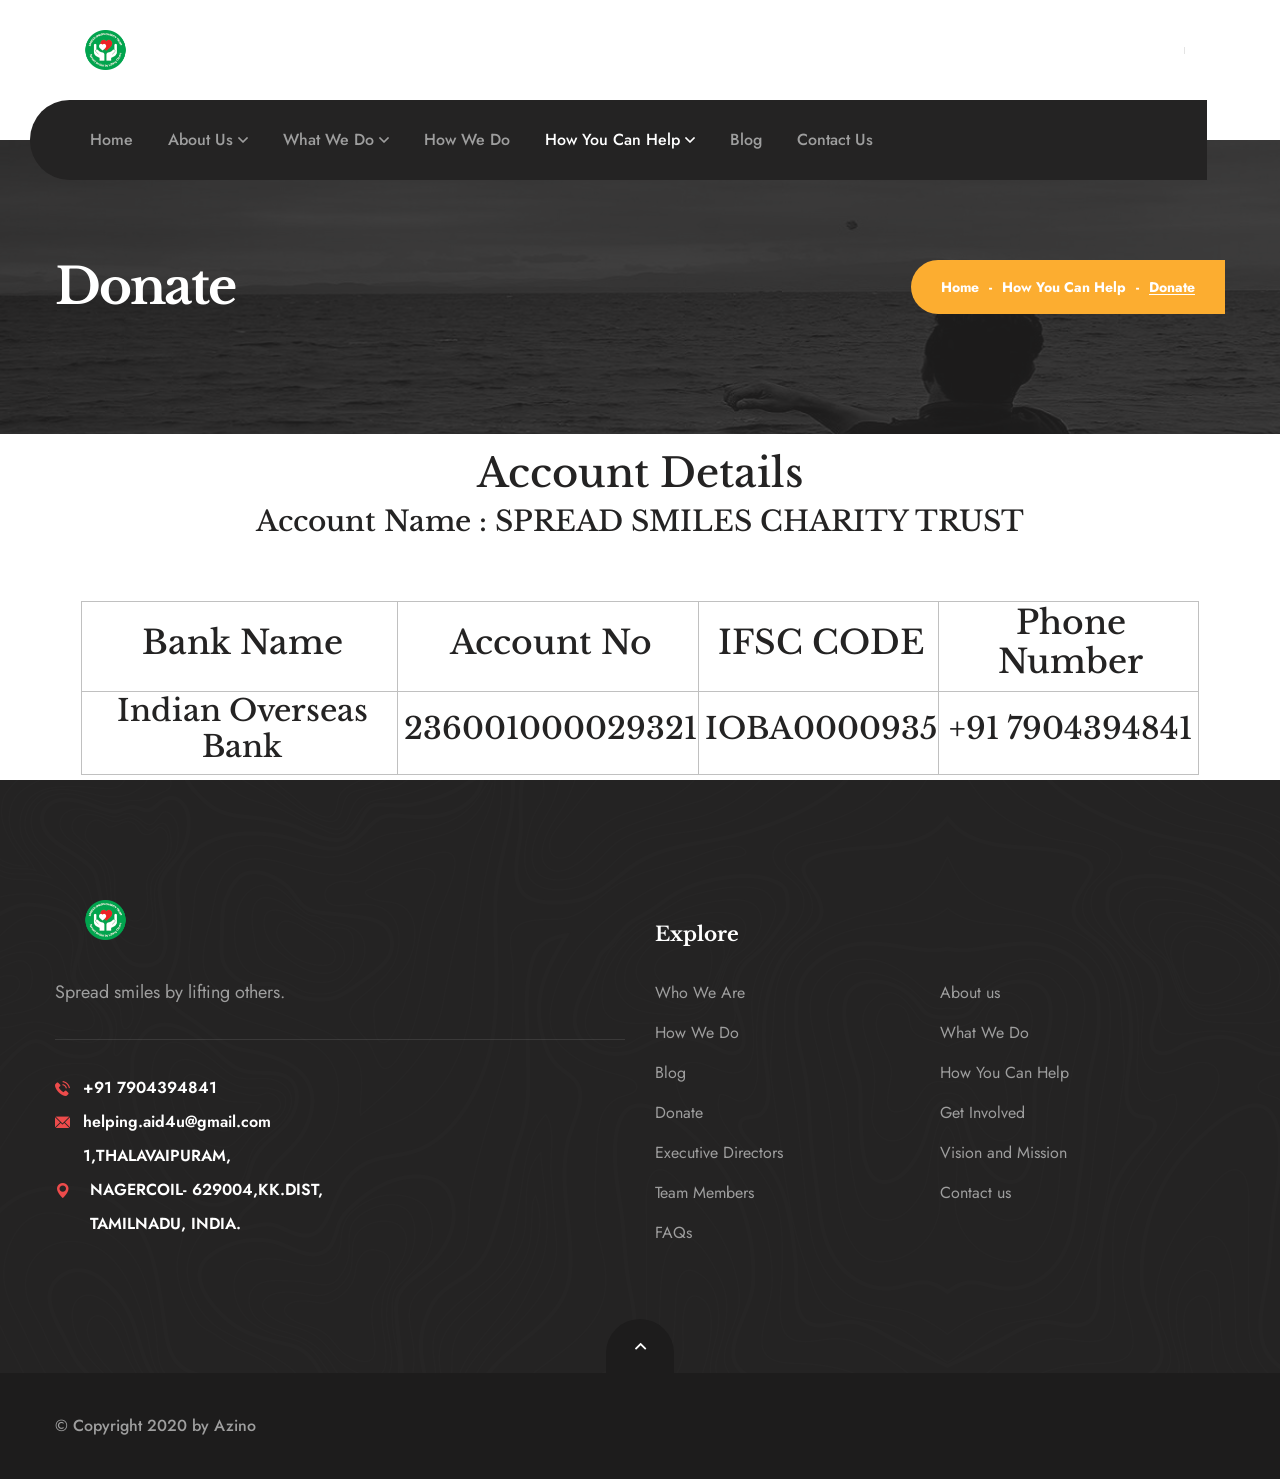
<file: donate.html>
<!DOCTYPE html>
<html lang="en">

<head>
    <meta charset="UTF-8">
    <meta name="viewport" content="width=device-width, initial-scale=1.0">
    <title>Donate || Spread Smiles By Lifting Others</title>
    <!-- favicons Icons -->
    <link rel="apple-touch-icon" sizes="180x180" href="assets/images/favicons/apple-touch-icon.png">
    <link rel="icon" type="image/png" sizes="32x32" href="assets/images/favicons/favicon-32x32.png">
    <link rel="icon" type="image/png" sizes="16x16" href="assets/images/favicons/favicon-16x16.png">
    <link rel="manifest" href="assets/images/favicons/site.webmanifest">
    <meta name="description" content="Azino Charity HTML Template">

    <!-- fonts -->
    <link href="https://fonts.googleapis.com/css2?family=Jost:ital,wght@0,100;0,200;0,300;0,400;0,500;0,600;0,700;0,800;0,900;1,100;1,200;1,300;1,400;1,500;1,600;1,700;1,800;1,900&family=Libre+Baskerville:ital,wght@0,400;0,700;1,400&display=swap" rel="stylesheet">

    <link rel="stylesheet" href="assets/css/bootstrap.min.css">
    <link rel="stylesheet" href="assets/css/fontawesome-all.min.css">
    <link rel="stylesheet" href="assets/css/swiper.min.css">
    <link rel="stylesheet" href="assets/css/animate.min.css">
    <link rel="stylesheet" href="assets/css/azino-icons.css">
    <link rel="stylesheet" href="assets/css/odometer.min.css">
    <link rel="stylesheet" href="assets/css/magnific-popup.css">
    <link rel="stylesheet" href="assets/css/bootstrap-select.min.css">

    <!-- template styles -->
    <link rel="stylesheet" href="assets/css/main.css">
</head>

<body>
    <div class="preloader">
        <img class="preloader__image" src="assets/images/loader.png" alt="">
    </div><!-- /.preloader -->
<div class="page-wrapper">
        <div class="main-header__two">
            <div class="header-upper">
                <div class="container">
                    <div class="logo-box">
                        <a href="index.html" aria-label="logo image"><img src="assets/images/logo-dark.png" width="101" alt=""></a>
                        <span class="fa fa-bars mobile-nav__toggler"></span>
                    </div><!-- /.logo-box -->

                    <div class="header-info">
                        <!-- <div class="header-info__box">
                            <i class="azino-icon-email1"></i>
                           <div class="header-info__box-content">
                                <h3>Email</h3>
                                <p><a href="mailto:needhelp@azino.com">needhelp@azino.com</a></p>
                            </div><!-- /.header-info__box-content
                        </div><!-- /.header-info__box -->
                        <div class="header-info__box">
                            <!--<i class="azino-icon-calling"></i>
                            <div class="header-info__box-content">
                                <h3>Phone</h3>
                                <p><a href="tel:666-888-0000">666 888 0000</a></p>
                            </div><!-- /.header-info__box-content -->
                        </div><!-- /.header-info__box -->
                        <div class="header-info__box">
                            <!--<i class="azino-icon-address"></i>
                            <div class="header-info__box-content">
                                <h3>Visit</h3>
                                <p>88 Broklyn Golden Street, USA</p>
                            </div><!-- /.header-info__box-content -->
                        </div><!-- /.header-info__box -->
                    </div><!-- /.header-info -->

                </div><!-- /.container -->
            </div><!-- /.header-upper -->
            <nav class="main-menu">
                <div class="container">
                    <ul class="main-menu__list dynamic-radius">
                        <li>
                            <a href="index.html">Home</a>
                            <!--<ul>
                                <li>
                                    <a href="index.html">Home One</a>
                                </li>
                                <li><a href="index-2.html">Home Two</a></li>
                                <li class="dropdown">
                                    <a href="#">Header Styles</a>
                                    <ul>
                                        <li><a href="index.html">Header One</a></li>
                                        <li><a href="index-2.html">Header Two</a></li>
                                    </ul>
                                </li>
                            </ul>-->
                        </li>
                        <li class="dropdown">
                            <a href="about.html">About Us</a>
                            <ul>
                                <li><a href="who-are-we.html">Who Are We</a></li>
                                <li><a href="vision-mission.html">Vision and Mission</a></li>
								<li><a href="team.html">Executive Directors</a></li>
								<li><a href="volunteers.html">Team Members</a></li>
								<li><a href="faqs.html">FAQs</a></li>
                            </ul>
                        </li>
                        <li class="dropdown"><a href="what-we-do.html">What We Do</a>
                            <ul>
                                <li><a href="what-we-do.html">Social welfare</a></li>
                                <li><a href="what-we-do.html">Education</a></li>
								<li><a href="what-we-do.html">Health & Disability support</a></li>
								<li><a href="what-we-do.html">Old Age</a></li>
								<li><a href="what-we-do.html">Environmental Protection</a></li>
                            </ul>
                        </li>
                        <li><a href="how-we-do.html">How We Do</a>
                            <!--<ul>
                                <li><a href="news.html">News</a></li>
                                <li><a href="news-details.html">News Details</a></li>
                            </ul>-->
                        </li>
                        <li class="dropdown"><a href="how-you-can-help.html">How You Can Help</a>
                            <ul>
                                <li><a href="donate.html">Donate</a></li>
                                <li><a href="get-involved.html">Get Involved</a></li>
                            </ul>
                        </li>
                        <li><a href="blog.html">Blog</a>
                        </li>
                        <li><a href="contact.html">Contact Us</a></li>
                        <!--<li class="search-btn search-toggler">
                            <a href="#"><i class="azino-icon-magnifying-glass"></i></a>
                        </li>-->
                    </ul><!-- /.main-menu__list -->
                </div><!-- /.container -->
            </nav>
            <!-- /.main-menu -->
        </div><!-- /.main-header__two -->
		        <div class="stricky-header stricked-menu stricky-header-two">
            <div class="container">
                <div class="logo-box">
                    <a href="index.html"><img src="assets/images/logo-light.png" width="101" alt=""></a>
                </div><!-- /.logo-box -->
                <div class="sticky-header__content"></div><!-- /.sticky-header__content -->
            </div><!-- /.container -->
        </div><!-- /.stricky-header -->
        <section class="page-header">
            <div class="page-header__bg" style="background-image: url(assets/images/backgrounds/page-header-1-1.jpg);"></div>
            <!-- /.page-header__bg -->
            <div class="container">
                <h2>Donate </h2>
                <ul class="thm-breadcrumb list-unstyled dynamic-radius">
                    <li><a href="index.html">Home</a></li>
                    <li>-</li>
                    <li><a href="how-you-can-help.html">How You Can Help</a></li>
                    <li>-</li>
                    <li><span>Donate</span></li>
                </ul><!-- /.thm-breadcrumb list-unstyled -->
            </div><!-- /.container -->
        </section><!-- /.page-header -->

	<section class="main-donate">
		<div class="main-demo">
			<h1>Account Details</h1>
			<h3>Account Name : SPREAD SMILES CHARITY TRUST</h3>
			<br />
			<table class="donate-tab">
			<tr>
				<th><h3>Bank Name</h3></th>
				<th><h3>Account No</h3></th>
				<th><h3>IFSC CODE</h3></th>
				<th><h3>Phone Number</h3></th>
			</tr>
			<tr>
				<td><h3>Indian Overseas Bank</h3></td>
				<td><h3>236001000029321</h3></td>
				<td><h3>IOBA0000935</h3></td>
				<td><h3>+91 7904394841</h3></td>
			</tr>
			</table>
		</div>
				<!--<p class="icons-app"><img src="assets/fonts/google-pay.svg" width=50 heigth=50>

		<img src="assets/fonts/phonepe.svg" width=100 height=100>
<img src="assets/fonts/paytm.svg" width=50 height=50></p>-->	</section>

        <section class="site-footer">
            <div class="main-footer pt-142 pb-80">
                <div class="container">
                    <div class="row">
                        <div class="col-lg-6 col-md-6 col-sm-12">
                            <div class="footer-widget mb-40 footer-widget__about">
                                <a href="index.html" aria-label="logo image">
                                    <img src="assets/images/logo-light.png" class="footer-widget__logo" width="101" alt="">
                                </a>
                                <p>Spread smiles by lifting others.</p>
                                <ul class="list-unstyled footer-widget__contact">
                                    <li><a href="tel:9179-04394841"><i class="azino-icon-telephone"></i>+91 7904394841</a></li>
                                    <li><a href="mailto:helping.aid4u@gmail.com"><i class="azino-icon-email"></i>helping.aid4u@gmail.com</a></li>
                                    <li><a href="#"><i class="azino-icon-pin"></i>1,THALAVAIPURAM, <br /> &nbsp; &nbsp;&nbsp;&nbsp;&nbsp;&nbsp;NAGERCOIL- 629004,KK.DIST,<br />&nbsp; &nbsp;&nbsp;&nbsp;&nbsp;&nbsp;TAMILNADU, INDIA.</a></li>
                                </ul><!-- /.footer-widget__contact -->
                            </div><!-- /.footer-widget footer-widget__about -->
                        </div><!-- /.col-lg-3 col-md-6 col-sm-12 -->
                        <div class="col-lg-6 col-md-6 col-sm-12">
                            <div class="footer-widget footer-widget__link mb-40">
                                <h3 class="footer-widget__title">Explore</h3><!-- /.footer-widget__title -->
                                <ul class="list-unstyled footer-widget__link-list">
                                    <li><a href="who-are-we.html">Who We Are</a></li>
                                    <li><a href="about.html">About us</a></li>
                                    <li><a href="how-we-do.html">How We Do</a></li>
                                    <li><a href="what-we-do.html">What We Do</a></li>
                                    <li><a href="blog.html">Blog</a></li>
									<li><a href="how-you-can-help.html">How You Can Help</a></li>
                                    <li><a href="donate.html">Donate</a></li>
									<li><a href="get-involved.html">Get Involved</a></li>
									<li><a href="team.html">Executive Directors</a></li>
									<li><a href="vision-mission.html">Vision and Mission</a></li>
									<li><a href="volunteers.html">Team Members</a></li>
                                    <li><a href="contact.html">Contact us</a></li>
                                    <li><a href="faqs.html">FAQs</a></li>
                                </ul><!-- /.footer-widget__link-list -->
                            </div><!-- /.footer-widget footer-widget__link -->
                        </div><!-- /.col-lg-3 col-md-6 col-sm-12 -->
                    </div><!-- /.row -->
                </div><!-- /.container -->
            </div><!-- /.main-footer -->
            <div class="footer-bottom">
                <div class="container">
                    <span class="scroll-to-top scroll-to-target" data-target="html"><i class="far fa-angle-up"></i></span>
                    <p>© Copyright 2020 by Azino</p>
                </div><!-- /.container -->
            </div><!-- /.footer-bottom -->
        </section><!-- /.site-footer -->

    </div><!-- /.page-wrapper -->
<div class="mobile-nav__wrapper">
        <div class="mobile-nav__overlay mobile-nav__toggler"></div>
        <!-- /.mobile-nav__overlay -->
        <div class="mobile-nav__content">
            <span class="mobile-nav__close mobile-nav__toggler"><i class="far fa-times"></i></span>
            <!-- /.logo-box -->
            <div class="mobile-nav__container"></div>
            <!-- /.mobile-nav__container -->

            <ul class="mobile-nav__contact list-unstyled">
                <li>
                    <i class="azino-icon-email"></i>
                    <a href="mailto:helping.aid4u@gmail.com">helping.aid4u@gmail.com</a>
                </li>
                <li>
                    <i class="azino-icon-telephone"></i>
                    <a href="tel:917904394841 ">+91 7904394841</a>
                </li>
            </ul><!-- /.mobile-nav__contact -->
        </div>
        <!-- /.mobile-nav__content -->
    </div>
    <!-- /.mobile-nav__wrapper -->

    <script src="assets/js/jquery-3.5.1.min.js"></script>
    <script src="assets/js/bootstrap.bundle.min.js"></script>
    <script src="assets/js/swiper.min.js"></script>
    <script src="assets/js/jquery.ajaxchimp.min.js"></script>
    <script src="assets/js/jquery.magnific-popup.min.js"></script>
    <script src="assets/js/jquery.validate.min.js"></script>
    <script src="assets/js/bootstrap-select.min.js"></script>
    <script src="assets/js/wow.js"></script>
    <script src="assets/js/odometer.min.js"></script>
    <script src="assets/js/jquery.appear.min.js"></script>

    <!-- template js -->
    <script src="assets/js/theme.js"></script>
</body>

</html>
</file>
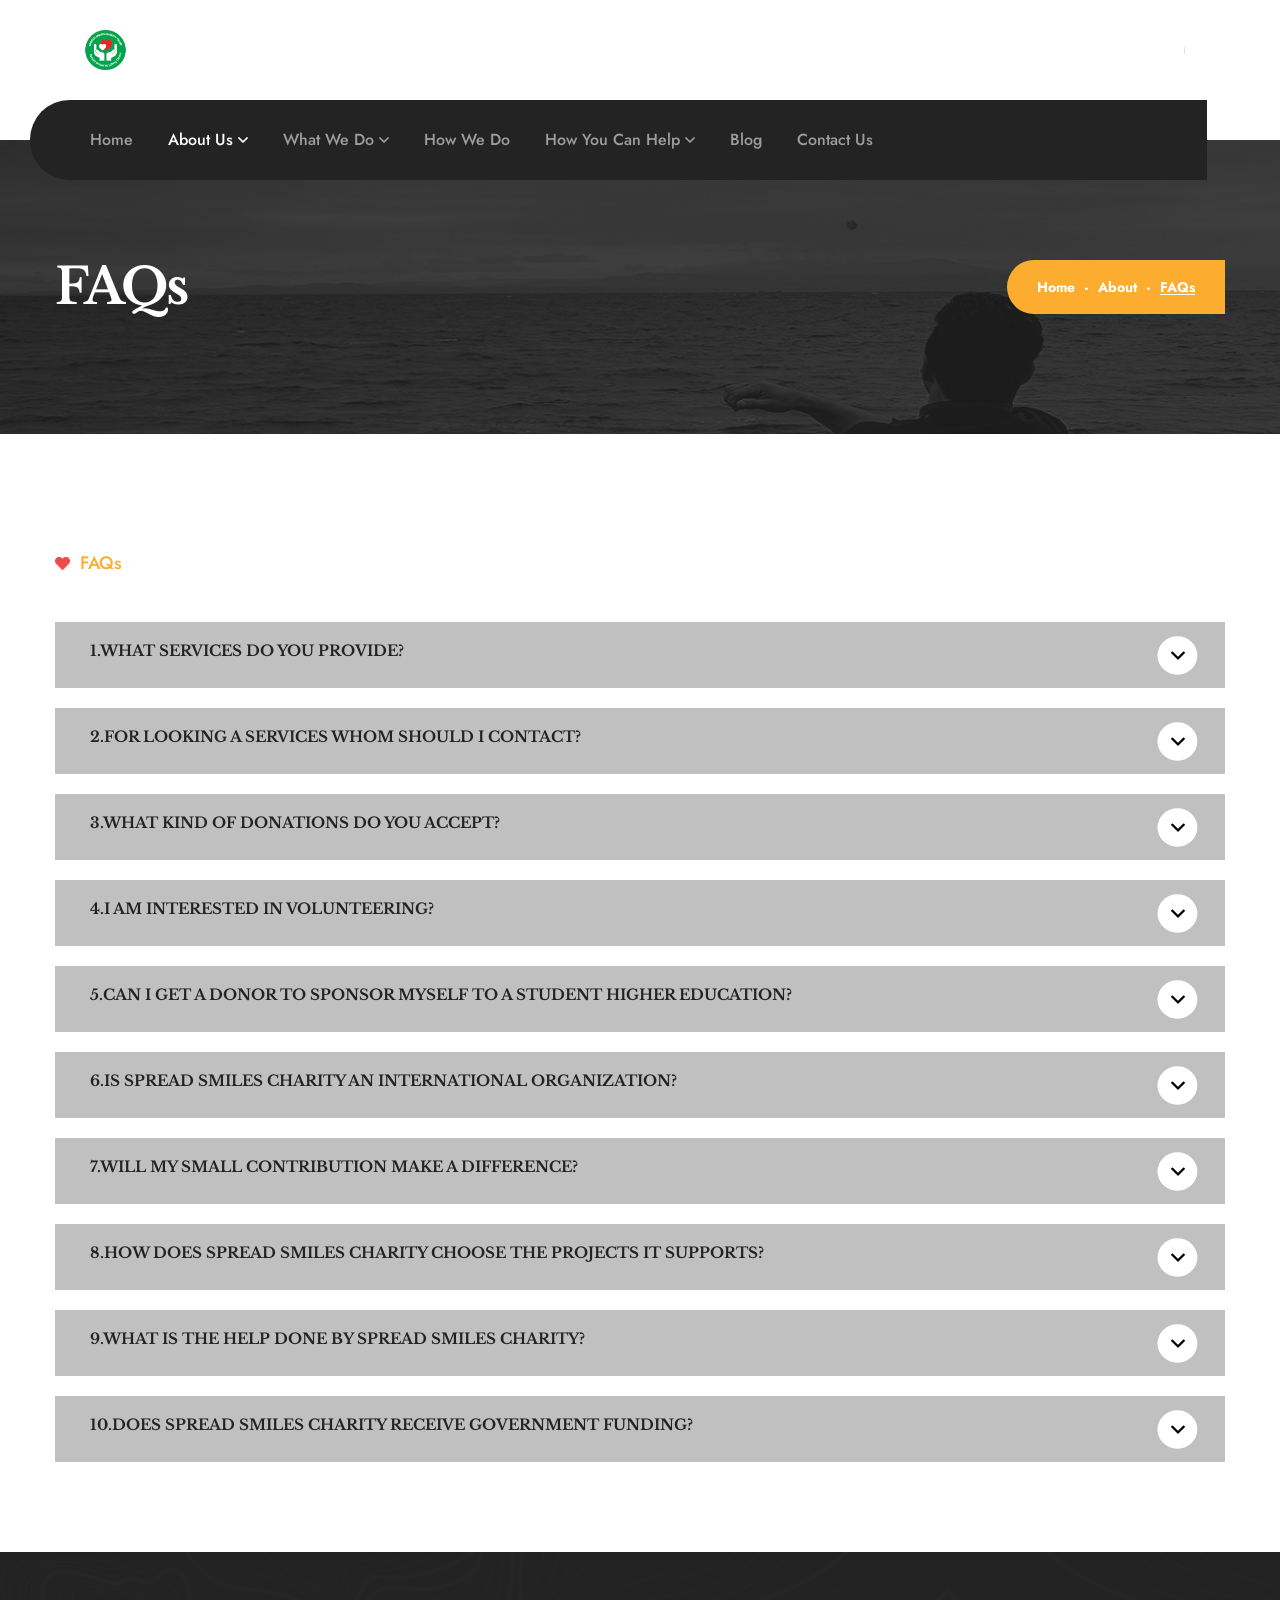
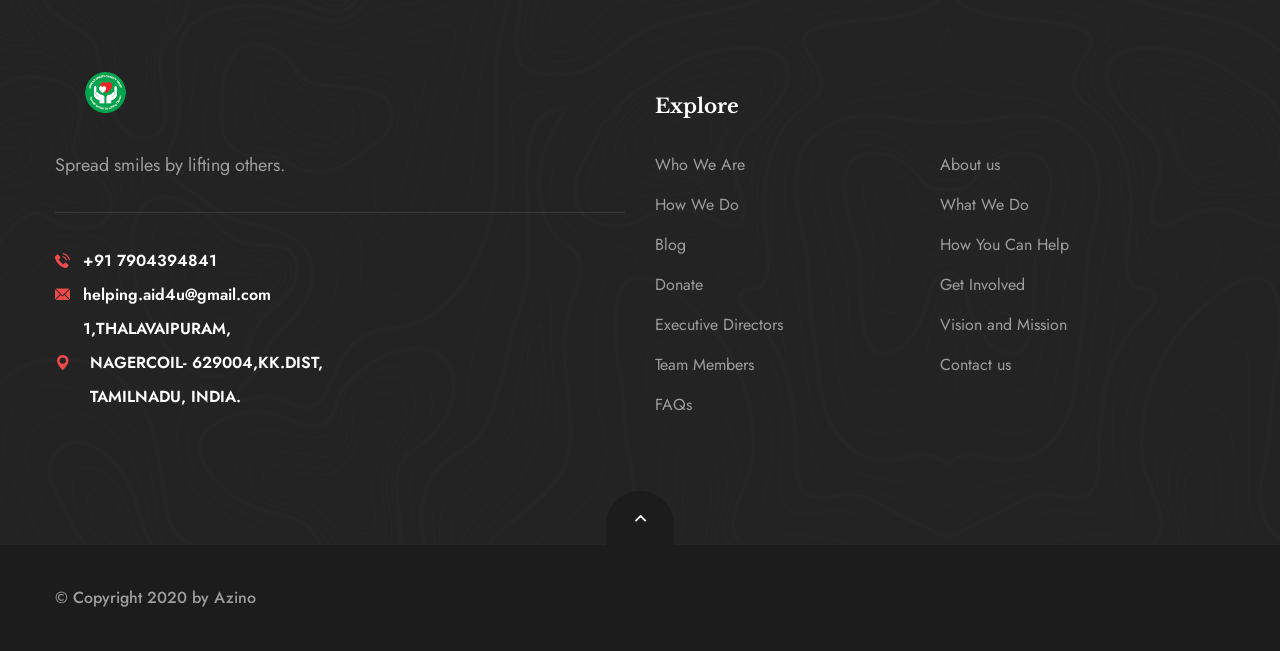
<file: faqs.html>
﻿<!DOCTYPE html>
<html lang="en">

<head>
    <meta charset="UTF-8">
    <meta name="viewport" content="width=device-width, initial-scale=1.0">
    <title>Terms || Spread Smiles By Lifting Others</title>
    <!-- favicons Icons -->
    <link rel="apple-touch-icon" sizes="180x180" href="assets/images/favicons/apple-touch-icon.png">
    <link rel="icon" type="image/png" sizes="32x32" href="assets/images/favicons/favicon-32x32.png">
    <link rel="icon" type="image/png" sizes="16x16" href="assets/images/favicons/favicon-16x16.png">
    <link rel="manifest" href="assets/images/favicons/site.webmanifest">
    <meta name="description" content="Azino Charity HTML Template">

    <!-- fonts -->
    <link href="https://fonts.googleapis.com/css2?family=Jost:ital,wght@0,100;0,200;0,300;0,400;0,500;0,600;0,700;0,800;0,900;1,100;1,200;1,300;1,400;1,500;1,600;1,700;1,800;1,900&family=Libre+Baskerville:ital,wght@0,400;0,700;1,400&display=swap" rel="stylesheet">

    <link rel="stylesheet" href="assets/css/bootstrap.min.css">
    <link rel="stylesheet" href="assets/css/fontawesome-all.min.css">
    <link rel="stylesheet" href="assets/css/swiper.min.css">
    <link rel="stylesheet" href="assets/css/animate.min.css">
    <link rel="stylesheet" href="assets/css/azino-icons.css">
    <link rel="stylesheet" href="assets/css/odometer.min.css">
    <link rel="stylesheet" href="assets/css/magnific-popup.css">
    <link rel="stylesheet" href="assets/css/bootstrap-select.min.css">

    <!-- template styles -->
    <link rel="stylesheet" href="assets/css/main.css">
	<style>
	@media only screen and (max-width: 800px) {
 .faqs_button i{
	margin-left:-5px;
	}
}
	</style>
</head>

<body>
    <div class="preloader">
        <img class="preloader__image" src="assets/images/loader.png" alt="">
    </div><!-- /.preloader -->
<div class="page-wrapper">
        <div class="main-header__two">
            <div class="header-upper">
                <div class="container">
                    <div class="logo-box">
                        <a href="index.html" aria-label="logo image"><img src="assets/images/logo-dark.png" width="101" alt=""></a>
                        <span class="fa fa-bars mobile-nav__toggler"></span>
                    </div><!-- /.logo-box -->

                    <div class="header-info">
                        <!-- <div class="header-info__box">
                            <i class="azino-icon-email1"></i>
                           <div class="header-info__box-content">
                                <h3>Email</h3>
                                <p><a href="mailto:needhelp@azino.com">needhelp@azino.com</a></p>
                            </div><!-- /.header-info__box-content
                        </div><!-- /.header-info__box -->
                        <div class="header-info__box">
                            <!--<i class="azino-icon-calling"></i>
                            <div class="header-info__box-content">
                                <h3>Phone</h3>
                                <p><a href="tel:666-888-0000">666 888 0000</a></p>
                            </div><!-- /.header-info__box-content -->
                        </div><!-- /.header-info__box -->
                        <div class="header-info__box">
                            <!--<i class="azino-icon-address"></i>
                            <div class="header-info__box-content">
                                <h3>Visit</h3>
                                <p>88 Broklyn Golden Street, USA</p>
                            </div><!-- /.header-info__box-content -->
                        </div><!-- /.header-info__box -->
                    </div><!-- /.header-info -->

                </div><!-- /.container -->
            </div><!-- /.header-upper -->
            <nav class="main-menu">
                <div class="container">
                    <ul class="main-menu__list dynamic-radius">
                        <li>
                            <a href="index.html">Home</a>
                            <!--<ul>
                                <li>
                                    <a href="index.html">Home One</a>
                                </li>
                                <li><a href="index-2.html">Home Two</a></li>
                                <li class="dropdown">
                                    <a href="#">Header Styles</a>
                                    <ul>
                                        <li><a href="index.html">Header One</a></li>
                                        <li><a href="index-2.html">Header Two</a></li>
                                    </ul>
                                </li>
                            </ul>-->
                        </li>
                        <li class="dropdown">
                            <a href="about.html">About Us</a>
                            <ul>
                                <li><a href="who-are-we.html">Who Are We</a></li>
                                <li><a href="vision-mission.html">Vision and Mission</a></li>
								<li><a href="team.html">Executive Directors</a></li>
								<li><a href="volunteers.html">Team Members</a></li>
								<li><a href="faqs.html">FAQs</a></li>
                            </ul>
                        </li>
                        <li class="dropdown"><a href="what-we-do.html">What We Do</a>
                            <ul>
                                <li><a href="what-we-do.html">Social welfare</a></li>
                                <li><a href="what-we-do.html">Education</a></li>
								<li><a href="what-we-do.html">Health & Disability support</a></li>
								<li><a href="what-we-do.html">Old Age</a></li>
								<li><a href="what-we-do.html">Environmental Protection</a></li>
                            </ul>
                        </li>
                        <li><a href="how-we-do.html">How We Do</a>
                            <!--<ul>
                                <li><a href="news.html">News</a></li>
                                <li><a href="news-details.html">News Details</a></li>
                            </ul>-->
                        </li>
                        <li class="dropdown"><a href="how-you-can-help.html">How You Can Help</a>
                            <ul>
                                <li><a href="donate.html">Donate</a></li>
                                <li><a href="get-involved.html">Get Involved</a></li>
                            </ul>
                        </li>
                        <li><a href="blog.html">Blog</a>
                        </li>
                        <li><a href="contact.html">Contact Us</a></li>
                        <!--<li class="search-btn search-toggler">
                            <a href="#"><i class="azino-icon-magnifying-glass"></i></a>
                        </li>-->
                    </ul><!-- /.main-menu__list -->
                </div><!-- /.container -->
            </nav>
            <!-- /.main-menu -->
        </div><!-- /.main-header__two -->
		        <div class="stricky-header stricked-menu stricky-header-two">
            <div class="container">
                <div class="logo-box">
                    <a href="index.html"><img src="assets/images/logo-light.png" width="101" alt=""></a>
                </div><!-- /.logo-box -->
                <div class="sticky-header__content"></div><!-- /.sticky-header__content -->
            </div><!-- /.container -->
        </div><!-- /.stricky-header -->


        <section class="page-header">
            <div class="page-header__bg" style="background-image: url(assets/images/backgrounds/page-header-1-1.jpg);"></div>
            <!-- /.page-header__bg -->
            <div class="container">
                <h2>FAQs</h2>
                <ul class="thm-breadcrumb list-unstyled dynamic-radius">
                    <li><a href="index.html">Home</a></li>
                    <li>-</li>
                    <li><a href="about.html">About</a></li>
                    <li>-</li>
                    <li><span>FAQs</span></li>
                </ul><!-- /.thm-breadcrumb list-unstyled -->
            </div><!-- /.container -->
        </section><!-- /.page-header -->
		
		<section class="testimonials-one pt-120 pb-90">
            <div class="container">
                <div class="team-about__top">
                    <div class="row align-items-center">
                        <div class="col-md-12 col-lg-12">
                            <div class="block-title">
                                <p><img src="assets/images/shapes/heart-2-1.png" width="15" alt="">FAQs</p>
                            </div><!-- /.block-title -->
                        </div><!-- /.col-md-12 col-lg-6 -->
                    </div><!-- /.row -->
                </div><!-- /.team-about__top -->
				<div class="faqs-content">
					<div class="faq">
						<div class="faq-header">
							<h1 class="col-lg-11 col-md-11 col-sm-11">
								<b>1.WHAT SERVICES DO YOU PROVIDE? </b>
							</h1>
							<button class="col-lg-1 col-md-1 col-sm-1 faqs_button" data-toggle="collapse" data-target="#faqa" >
								<i class="far fa-angle-down" id="new1"></i><!--&#10147;-->
							</button>
						</div>
						<div id="faqa" class="faq-body collapse">
							 &nbsp; &nbsp; &nbsp; SPREAD SMILES CHARITY acts as a bridge between the donor and            beneficiaries for the underprivileged Indian population's welfare regarding        education and other basic needs. 
						</div>
					</div>
					<div class="faq">
						<div class="faq-header">
							<h1 class="col-lg-11 col-md-11 col-sm-11">
								<b>2.FOR LOOKING A SERVICES WHOM SHOULD I CONTACT? </b>
							</h1>
							<button class="col-lg-1 col-md-1 col-sm-1 faqs_button" data-toggle="collapse" data-target="#faqb" >
								<i class="far fa-angle-down" id="new2"> </i> <!--&#10147;-->
							</button>
						</div>
						<div id="faqb" class="faq-body collapse">
							 &nbsp; &nbsp; &nbsp; You can contact our team members or send us an email.
						</div>
					</div>
					<div class="faq">
						<div class="faq-header">
							<h1 class="col-lg-11 col-md-11 col-sm-11">
								<b>3.WHAT KIND OF DONATIONS DO YOU ACCEPT?</b>
							</h1>
							<button class="col-lg-1 col-md-1 col-sm-1 faqs_button" data-toggle="collapse" data-target="#faqc" >
								<i class="far fa-angle-down" id="new3"> </i> <!--&#10147;-->
							</button>
						</div>
						<div id="faqc" class="faq-body collapse">
							 &nbsp; &nbsp; &nbsp; Currently, we are accepting only the cash donations as most of our clients             need money to run their family and for education.
						</div>
					</div>
					<div class="faq">
						<div class="faq-header">
							<h1 class="col-lg-11 col-md-11 col-sm-11">
								<b>4.I AM INTERESTED IN VOLUNTEERING? </b>
							</h1>
							<button class="col-lg-1 col-md-1 col-sm-1 faqs_button" data-toggle="collapse" data-target="#faqd" >
								<i class="far fa-angle-down" id="new4"> </i> <!--&#10147;-->
							</button>
						</div>
						<div id="faqd" class="faq-body collapse">
							 &nbsp; &nbsp; &nbsp; Please send an email to this address, we will contact you.
						</div>
					</div>	
					<div class="faq">
						<div class="faq-header">
							<h1 class="col-lg-11 col-md-11 col-sm-11">
								<b>5.CAN I GET A DONOR TO SPONSOR MYSELF TO A STUDENT HIGHER EDUCATION?</b>
							</h1>
							<button class="col-lg-1 col-md-1 col-sm-1 faqs_button" data-toggle="collapse" data-target="#faqe" >
								<i class="far fa-angle-down" id="new5"> </i> <!--&#10147;-->
							</button>
						</div>
						<div id="faqe" class="faq-body collapse">
							 &nbsp; &nbsp; &nbsp;     Definitely, yes. The amount you can pay to the charity and we will direct it               to the college. All information provided will be kept confidential and shared            with the donors.
						</div>
					</div>						
					<div class="faq">
						<div class="faq-header">
							<h1 class="col-lg-11 col-md-11 col-sm-11">
								<b>6.IS SPREAD SMILES CHARITY AN INTERNATIONAL ORGANIZATION? </b>
							</h1>
							<button class="col-lg-1 col-md-1 col-sm-1 faqs_button" data-toggle="collapse" data-target="#faqf" >
								<i class="far fa-angle-down" id="new6"></i> <!--&#10147;-->
							</button>
						</div>
						<div id="faqf" class="faq-body collapse">
							&nbsp; &nbsp; &nbsp;  No, Spread Smiles Charity is a non profitable trust, which currently            supports the indian community. 
						</div>
					</div>	
					<div class="faq">
						<div class="faq-header">
							<h1 class="col-lg-11 col-md-11 col-sm-11">
								<b>7.WILL MY SMALL CONTRIBUTION MAKE A DIFFERENCE?  </b>
							</h1>
							<button class="col-lg-1 col-md-1 col-sm-1 faqs_button" data-toggle="collapse" data-target="#faqg" >
								<i class="far fa-angle-down" id="new7"></i> <!--&#10147;-->
							</button>
						</div>
						<div id="faqg" class="faq-body collapse">
							&nbsp; &nbsp; &nbsp;  Yes, definitely 90% of our contributions are a small amount, and those              small contributions will definitely make a big impact on society. 
						</div>
					</div>
					<div class="faq">
						<div class="faq-header">
							<h1 class="col-lg-11 col-md-11 col-sm-11">
								<b>8.​HOW DOES SPREAD SMILES CHARITY CHOOSE THE PROJECTS IT         SUPPORTS? </b>
							</h1>
							<button class="col-lg-1 col-md-1 col-sm-1 faqs_button" data-toggle="collapse" data-target="#faqh" >
								<i class="far fa-angle-down" id="new8"> </i> <!--&#10147;-->
							</button>
						</div>
						<div id="faqh" class="faq-body collapse">
							&nbsp; &nbsp; &nbsp;  Our charity's development support team works closely with partners to           understand the beneficiaries' needs and run the complete analysis by          doing a background check before supporting them.
						</div>
					</div>
					<div class="faq">
						<div class="faq-header">
							<h1 class="col-lg-11 col-md-11 col-sm-11">
								<b>9.WHAT IS THE HELP DONE BY SPREAD SMILES CHARITY?  </b>
							</h1>
							<button class="col-lg-1 col-md-1 col-sm-1 faqs_button" data-toggle="collapse" data-target="#faqi" >
								<i class="far fa-angle-down" id="new9"></i> <!--&#10147;-->
							</button>
						</div>
						<div id="faqi" class="faq-body collapse">
							&nbsp; &nbsp; &nbsp;  We have been continuously supporting and providing funds for families           and students for their education and daily living. Moreover, we are funding            to build a house for the homeless and provide funds for disability and             hospital treatment. 
						</div>
					</div>
					<div class="faq">
						<div class="faq-header">
							<h1 class="col-lg-11 col-md-11 col-sm-11">
								<b>10.DOES SPREAD SMILES CHARITY RECEIVE GOVERNMENT FUNDING? </b>
							</h1>
							<button class="col-lg-1 col-md-1 col-sm-1 faqs_button" data-toggle="collapse" data-target="#faqj">
								<i class="far fa-angle-down" id="new10"></i> <!--&#10147;-->
							</button>
						</div>
						<div id="faqj" class="faq-body collapse">
							&nbsp; &nbsp; &nbsp;  No, we don't receive any funds from the government or not even from any              private organizations.  
						</div>
					</div>
				</div>
            </div><!-- /.container -->
        </section><!-- /.testimonials-one -->
		
        <section class="site-footer">
            <div class="main-footer pt-142 pb-80">
                <div class="container">
                    <div class="row">
                        <div class="col-lg-6 col-md-6 col-sm-12">
                            <div class="footer-widget mb-40 footer-widget__about">
                                <a href="index.html" aria-label="logo image">
                                    <img src="assets/images/logo-light.png" class="footer-widget__logo" width="101" alt="">
                                </a>
                                <p>Spread smiles by lifting others.</p>
                                <ul class="list-unstyled footer-widget__contact">
                                    <li><a href="tel:9179-04394841"><i class="azino-icon-telephone"></i>+91 7904394841</a></li>
                                    <li><a href="mailto:helping.aid4u@gmail.com"><i class="azino-icon-email"></i>helping.aid4u@gmail.com</a></li>
                                    <li><a href="#"><i class="azino-icon-pin"></i>1,THALAVAIPURAM, <br /> &nbsp; &nbsp;&nbsp;&nbsp;&nbsp;&nbsp;NAGERCOIL- 629004,KK.DIST,<br />&nbsp; &nbsp;&nbsp;&nbsp;&nbsp;&nbsp;TAMILNADU, INDIA.</a></li>
                                </ul><!-- /.footer-widget__contact -->
                            </div><!-- /.footer-widget footer-widget__about -->
                        </div><!-- /.col-lg-3 col-md-6 col-sm-12 -->
                        <div class="col-lg-6 col-md-6 col-sm-12">
                            <div class="footer-widget footer-widget__link mb-40">
                                <h3 class="footer-widget__title">Explore</h3><!-- /.footer-widget__title -->
                                <ul class="list-unstyled footer-widget__link-list">
                                    <li><a href="who-are-we.html">Who We Are</a></li>
                                    <li><a href="about.html">About us</a></li>
                                    <li><a href="how-we-do.html">How We Do</a></li>
                                    <li><a href="what-we-do.html">What We Do</a></li>
                                    <li><a href="blog.html">Blog</a></li>
									<li><a href="how-you-can-help.html">How You Can Help</a></li>
                                    <li><a href="donate.html">Donate</a></li>
									<li><a href="get-involved.html">Get Involved</a></li>
									<li><a href="team.html">Executive Directors</a></li>
									<li><a href="vision-mission.html">Vision and Mission</a></li>
									<li><a href="volunteers.html">Team Members</a></li>
                                    <li><a href="contact.html">Contact us</a></li>
                                    <li><a href="faqs.html">FAQs</a></li>
                                </ul><!-- /.footer-widget__link-list -->
                            </div><!-- /.footer-widget footer-widget__link -->
                        </div><!-- /.col-lg-3 col-md-6 col-sm-12 -->
                    </div><!-- /.row -->
                </div><!-- /.container -->
            </div><!-- /.main-footer -->
            <div class="footer-bottom">
                <div class="container">
                    <span class="scroll-to-top scroll-to-target" data-target="html"><i class="far fa-angle-up"></i></span>
                    <p>© Copyright 2020 by Azino</p>
                </div><!-- /.container -->
            </div><!-- /.footer-bottom -->
        </section><!-- /.site-footer -->

    </div><!-- /.page-wrapper -->
<div class="mobile-nav__wrapper">
        <div class="mobile-nav__overlay mobile-nav__toggler"></div>
        <!-- /.mobile-nav__overlay -->
        <div class="mobile-nav__content">
            <span class="mobile-nav__close mobile-nav__toggler"><i class="far fa-times"></i></span>
            <!-- /.logo-box -->
            <div class="mobile-nav__container"></div>
            <!-- /.mobile-nav__container -->

            <ul class="mobile-nav__contact list-unstyled">
                <li>
                    <i class="azino-icon-email"></i>
                    <a href="mailto:helping.aid4u@gmail.com">helping.aid4u@gmail.com</a>
                </li>
                <li>
                    <i class="azino-icon-telephone"></i>
                    <a href="tel:917904394841 ">+91 7904394841</a>
                </li>
            </ul><!-- /.mobile-nav__contact -->
        </div>
        <!-- /.mobile-nav__content -->
    </div>
    <!-- /.mobile-nav__wrapper -->

    <script src="assets/js/jquery-3.5.1.min.js"></script>
    <script src="assets/js/bootstrap.bundle.min.js"></script>
    <script src="assets/js/swiper.min.js"></script>
    <script src="assets/js/jquery.ajaxchimp.min.js"></script>
    <script src="assets/js/jquery.magnific-popup.min.js"></script>
    <script src="assets/js/jquery.validate.min.js"></script>
    <script src="assets/js/bootstrap-select.min.js"></script>
    <script src="assets/js/wow.js"></script>
    <script src="assets/js/odometer.min.js"></script>
    <script src="assets/js/jquery.appear.min.js"></script>

    <!-- template js -->
    <script src="assets/js/theme.js"></script>
</body>

</html>
</file>
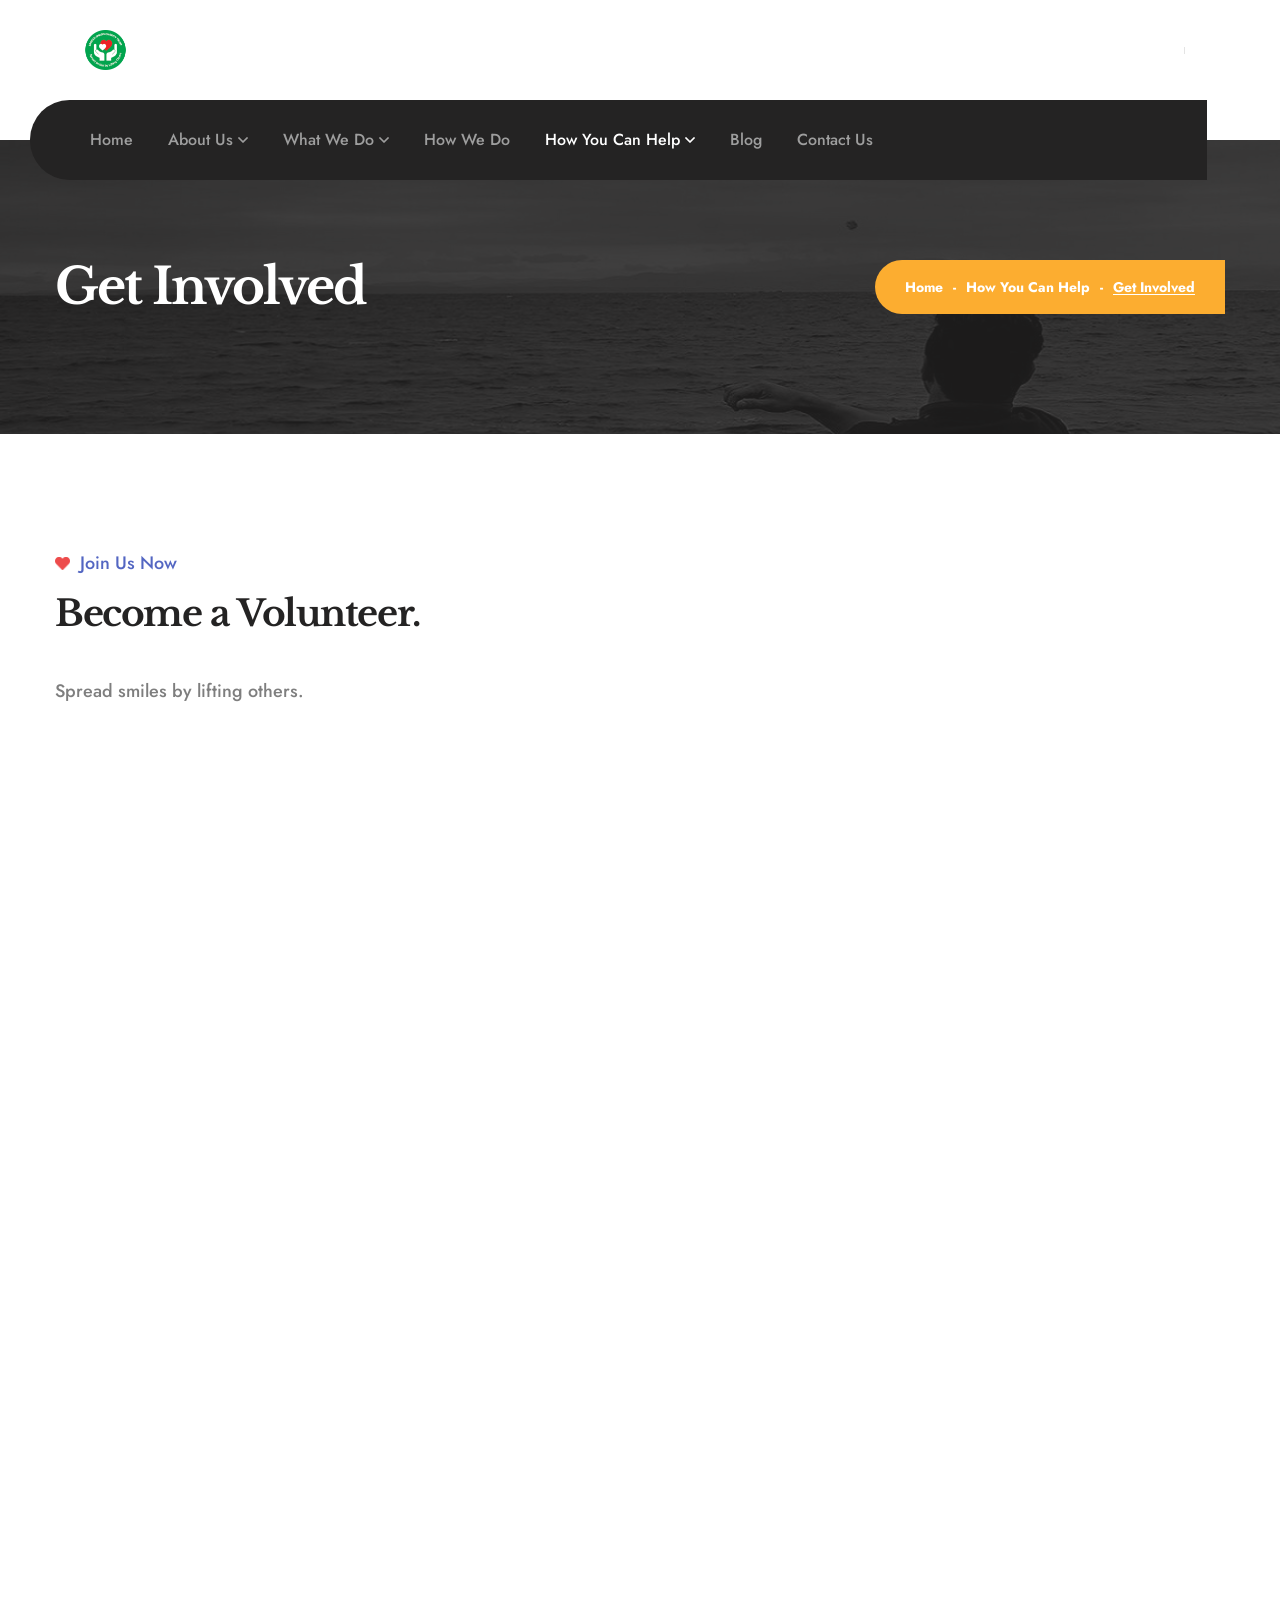
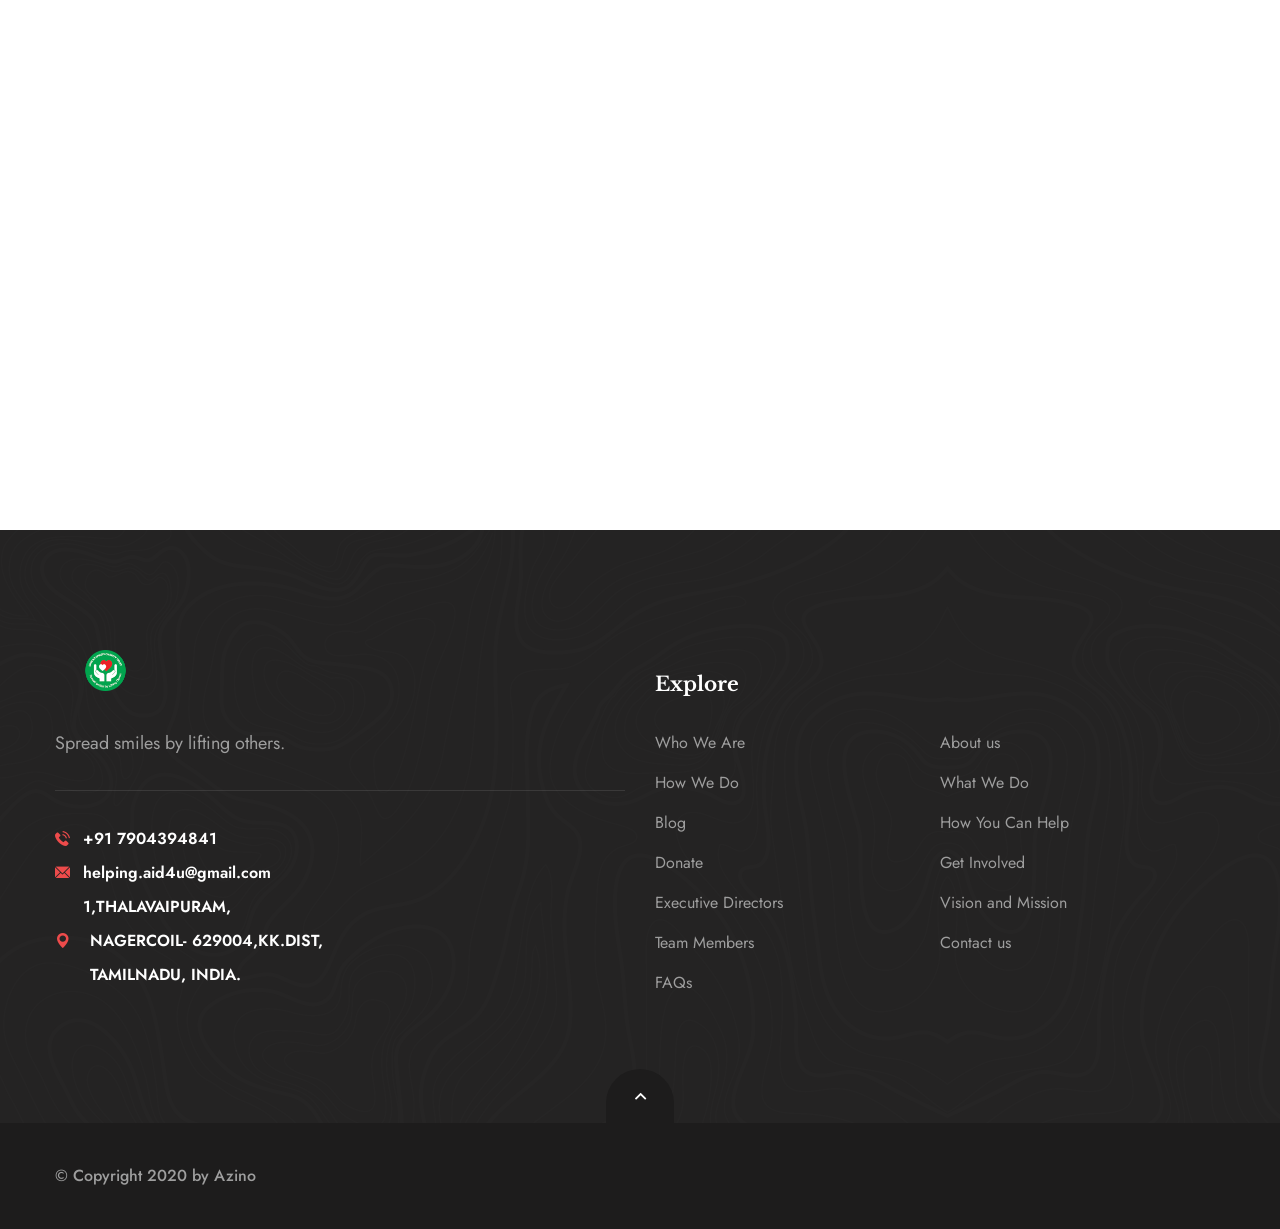
<file: get-involved.html>
<!DOCTYPE html>
<html lang="en">

<head>
    <meta charset="UTF-8">
    <meta name="viewport" content="width=device-width, initial-scale=1.0">
    <title>Get Involved || Spread Smiles By Lifting Others</title>
    <!-- favicons Icons -->
    <link rel="apple-touch-icon" sizes="180x180" href="assets/images/favicons/apple-touch-icon.png">
    <link rel="icon" type="image/png" sizes="32x32" href="assets/images/favicons/favicon-32x32.png">
    <link rel="icon" type="image/png" sizes="16x16" href="assets/images/favicons/favicon-16x16.png">
    <link rel="manifest" href="assets/images/favicons/site.webmanifest">
    <meta name="description" content="Azino Charity HTML Template">

    <!-- fonts -->
    <link href="https://fonts.googleapis.com/css2?family=Jost:ital,wght@0,100;0,200;0,300;0,400;0,500;0,600;0,700;0,800;0,900;1,100;1,200;1,300;1,400;1,500;1,600;1,700;1,800;1,900&family=Libre+Baskerville:ital,wght@0,400;0,700;1,400&display=swap" rel="stylesheet">

    <link rel="stylesheet" href="assets/css/bootstrap.min.css">
    <link rel="stylesheet" href="assets/css/fontawesome-all.min.css">
    <link rel="stylesheet" href="assets/css/swiper.min.css">
    <link rel="stylesheet" href="assets/css/animate.min.css">
    <link rel="stylesheet" href="assets/css/azino-icons.css">
    <link rel="stylesheet" href="assets/css/odometer.min.css">
    <link rel="stylesheet" href="assets/css/magnific-popup.css">
    <link rel="stylesheet" href="assets/css/bootstrap-select.min.css">

    <!-- template styles -->
    <link rel="stylesheet" href="assets/css/main.css">
</head>

<body>
    <div class="preloader">
        <img class="preloader__image" src="assets/images/loader.png" alt="">
    </div><!-- /.preloader -->
<div class="page-wrapper">
        <div class="main-header__two">
            <div class="header-upper">
                <div class="container">
                    <div class="logo-box">
                        <a href="index.html" aria-label="logo image"><img src="assets/images/logo-dark.png" width="101" alt=""></a>
                        <span class="fa fa-bars mobile-nav__toggler"></span>
                    </div><!-- /.logo-box -->

                    <div class="header-info">
                        <!-- <div class="header-info__box">
                            <i class="azino-icon-email1"></i>
                           <div class="header-info__box-content">
                                <h3>Email</h3>
                                <p><a href="mailto:needhelp@azino.com">needhelp@azino.com</a></p>
                            </div><!-- /.header-info__box-content
                        </div><!-- /.header-info__box -->
                        <div class="header-info__box">
                            <!--<i class="azino-icon-calling"></i>
                            <div class="header-info__box-content">
                                <h3>Phone</h3>
                                <p><a href="tel:666-888-0000">666 888 0000</a></p>
                            </div><!-- /.header-info__box-content -->
                        </div><!-- /.header-info__box -->
                        <div class="header-info__box">
                            <!--<i class="azino-icon-address"></i>
                            <div class="header-info__box-content">
                                <h3>Visit</h3>
                                <p>88 Broklyn Golden Street, USA</p>
                            </div><!-- /.header-info__box-content -->
                        </div><!-- /.header-info__box -->
                    </div><!-- /.header-info -->

                </div><!-- /.container -->
            </div><!-- /.header-upper -->
            <nav class="main-menu">
                <div class="container">
                    <ul class="main-menu__list dynamic-radius">
                        <li>
                            <a href="index.html">Home</a>
                            <!--<ul>
                                <li>
                                    <a href="index.html">Home One</a>
                                </li>
                                <li><a href="index-2.html">Home Two</a></li>
                                <li class="dropdown">
                                    <a href="#">Header Styles</a>
                                    <ul>
                                        <li><a href="index.html">Header One</a></li>
                                        <li><a href="index-2.html">Header Two</a></li>
                                    </ul>
                                </li>
                            </ul>-->
                        </li>
                        <li class="dropdown">
                            <a href="about.html">About Us</a>
                            <ul>
                                <li><a href="who-are-we.html">Who Are We</a></li>
                                <li><a href="vision-mission.html">Vision and Mission</a></li>
								<li><a href="team.html">Executive Directors</a></li>
								<li><a href="volunteers.html">Team Members</a></li>
								<li><a href="faqs.html">FAQs</a></li>
                            </ul>
                        </li>
                        <li class="dropdown"><a href="what-we-do.html">What We Do</a>
                            <ul>
                                <li><a href="what-we-do.html">Social welfare</a></li>
                                <li><a href="what-we-do.html">Education</a></li>
								<li><a href="what-we-do.html">Health & Disability support</a></li>
								<li><a href="what-we-do.html">Old Age</a></li>
								<li><a href="what-we-do.html">Environmental Protection</a></li>
                            </ul>
                        </li>
                        <li><a href="how-we-do.html">How We Do</a>
                            <!--<ul>
                                <li><a href="news.html">News</a></li>
                                <li><a href="news-details.html">News Details</a></li>
                            </ul>-->
                        </li>
                        <li class="dropdown"><a href="how-you-can-help.html">How You Can Help</a>
                            <ul>
                                <li><a href="donate.html">Donate</a></li>
                                <li><a href="get-involved.html">Get Involved</a></li>
                            </ul>
                        </li>
                        <li><a href="blog.html">Blog</a>
                        </li>
                        <li><a href="contact.html">Contact Us</a></li>
                        <!--<li class="search-btn search-toggler">
                            <a href="#"><i class="azino-icon-magnifying-glass"></i></a>
                        </li>-->
                    </ul><!-- /.main-menu__list -->
                </div><!-- /.container -->
            </nav>
            <!-- /.main-menu -->
        </div><!-- /.main-header__two -->
		        <div class="stricky-header stricked-menu stricky-header-two">
            <div class="container">
                <div class="logo-box">
                    <a href="index.html"><img src="assets/images/logo-light.png" width="101" alt=""></a>
                </div><!-- /.logo-box -->
                <div class="sticky-header__content"></div><!-- /.sticky-header__content -->
            </div><!-- /.container -->
        </div><!-- /.stricky-header -->
		
        <section class="page-header">
            <div class="page-header__bg" style="background-image: url(assets/images/backgrounds/page-header-1-1.jpg);"></div>
            <!-- /.page-header__bg -->
            <div class="container">
                <h2>Get Involved </h2>
                <ul class="thm-breadcrumb list-unstyled dynamic-radius">
                    <li><a href="index.html">Home</a></li>
                    <li>-</li>
                    <li><a href="how-you-can-help.html">How You Can Help</a></li>
                    <li>-</li>
                    <li><span>Get Involved</span></li>
                </ul><!-- /.thm-breadcrumb list-unstyled -->
            </div><!-- /.container -->
        </section><!-- /.page-header -->
		
        <section class="become-volunteer pt-120 pb-80">
            <div class="container">
                <div class="row">
                    <div class="col-lg-12">
                        <div class="become-volunteer__content mb-40">
                            <div class="block-title">
                                <p><img src="assets/images/shapes/heart-2-1.png" width="15" alt="">Join Us Now</p>
                                <h3>Become a Volunteer.</h3>
                            </div><!-- /.block-title -->
                            <p class="block-text mb-40 pr-10">Spread smiles by lifting others.</p>
                            <!--<ul class="list-unstyled ul-list-one">
                                <li>Nsectetur cing elit.</li>
                                <li>Suspe ndisse suscipit sagittis leo.</li>
                                <li>Entum estibulum dignissim posuere.</li>
                            </ul><!-- /.list-unstyled list-style-one -->
                        </div><!-- /.become-volunteer__content -->
                    </div><!-- /.col-lg-5 -->
                    <div class="col-lg-12">
                        <iframe src="https://docs.google.com/forms/d/e/1FAIpQLSeW3BxlVzxSJuNM6M8-7hbKACY9vz7WXVSIu0HDcUZjLof93g/viewform?embedded=true" width="100%" height="1290" frameborder="0" marginheight="0" marginwidth="0">Loading…</iframe>
                        <div class="result"></div><!-- /.result -->
                    </div><!-- /.col-lg-7 -->
                </div><!-- /.row -->
            </div><!-- /.container -->
        </section><!-- /.become-volunteer -->

        <section class="site-footer">
            <div class="main-footer pt-142 pb-80">
                <div class="container">
                    <div class="row">
                        <div class="col-lg-6 col-md-6 col-sm-12">
                            <div class="footer-widget mb-40 footer-widget__about">
                                <a href="index.html" aria-label="logo image">
                                    <img src="assets/images/logo-light.png" class="footer-widget__logo" width="101" alt="">
                                </a>
                                <p>Spread smiles by lifting others.</p>
                                <ul class="list-unstyled footer-widget__contact">
                                    <li><a href="tel:9179-04394841"><i class="azino-icon-telephone"></i>+91 7904394841</a></li>
                                    <li><a href="mailto:helping.aid4u@gmail.com"><i class="azino-icon-email"></i>helping.aid4u@gmail.com</a></li>
                                    <li><a href="#"><i class="azino-icon-pin"></i>1,THALAVAIPURAM, <br /> &nbsp; &nbsp;&nbsp;&nbsp;&nbsp;&nbsp;NAGERCOIL- 629004,KK.DIST,<br />&nbsp; &nbsp;&nbsp;&nbsp;&nbsp;&nbsp;TAMILNADU, INDIA.</a></li>
                                </ul><!-- /.footer-widget__contact -->
                            </div><!-- /.footer-widget footer-widget__about -->
                        </div><!-- /.col-lg-3 col-md-6 col-sm-12 -->
                        <div class="col-lg-6 col-md-6 col-sm-12">
                            <div class="footer-widget footer-widget__link mb-40">
                                <h3 class="footer-widget__title">Explore</h3><!-- /.footer-widget__title -->
                                <ul class="list-unstyled footer-widget__link-list">
                                    <li><a href="who-are-we.html">Who We Are</a></li>
                                    <li><a href="about.html">About us</a></li>
                                    <li><a href="how-we-do.html">How We Do</a></li>
                                    <li><a href="what-we-do.html">What We Do</a></li>
                                    <li><a href="blog.html">Blog</a></li>
									<li><a href="how-you-can-help.html">How You Can Help</a></li>
                                    <li><a href="donate.html">Donate</a></li>
									<li><a href="get-involved.html">Get Involved</a></li>
									<li><a href="team.html">Executive Directors</a></li>
									<li><a href="vision-mission.html">Vision and Mission</a></li>
									<li><a href="volunteers.html">Team Members</a></li>
                                    <li><a href="contact.html">Contact us</a></li>
                                    <li><a href="faqs.html">FAQs</a></li>
                                </ul><!-- /.footer-widget__link-list -->
                            </div><!-- /.footer-widget footer-widget__link -->
                        </div><!-- /.col-lg-3 col-md-6 col-sm-12 -->
                    </div><!-- /.row -->
                </div><!-- /.container -->
            </div><!-- /.main-footer -->
            <div class="footer-bottom">
                <div class="container">
                    <span class="scroll-to-top scroll-to-target" data-target="html"><i class="far fa-angle-up"></i></span>
                    <p>© Copyright 2020 by Azino</p>
                </div><!-- /.container -->
            </div><!-- /.footer-bottom -->
        </section><!-- /.site-footer -->

    </div><!-- /.page-wrapper -->
<div class="mobile-nav__wrapper">
        <div class="mobile-nav__overlay mobile-nav__toggler"></div>
        <!-- /.mobile-nav__overlay -->
        <div class="mobile-nav__content">
            <span class="mobile-nav__close mobile-nav__toggler"><i class="far fa-times"></i></span>
            <!-- /.logo-box -->
            <div class="mobile-nav__container"></div>
            <!-- /.mobile-nav__container -->

            <ul class="mobile-nav__contact list-unstyled">
                <li>
                    <i class="azino-icon-email"></i>
                    <a href="mailto:helping.aid4u@gmail.com">helping.aid4u@gmail.com</a>
                </li>
                <li>
                    <i class="azino-icon-telephone"></i>
                    <a href="tel:917904394841 ">+91 7904394841</a>
                </li>
            </ul><!-- /.mobile-nav__contact -->
        </div>
        <!-- /.mobile-nav__content -->
    </div>
    <!-- /.mobile-nav__wrapper -->

    <script src="assets/js/jquery-3.5.1.min.js"></script>
    <script src="assets/js/bootstrap.bundle.min.js"></script>
    <script src="assets/js/swiper.min.js"></script>
    <script src="assets/js/jquery.ajaxchimp.min.js"></script>
    <script src="assets/js/jquery.magnific-popup.min.js"></script>
    <script src="assets/js/jquery.validate.min.js"></script>
    <script src="assets/js/bootstrap-select.min.js"></script>
    <script src="assets/js/wow.js"></script>
    <script src="assets/js/odometer.min.js"></script>
    <script src="assets/js/jquery.appear.min.js"></script>

    <!-- template js -->
    <script src="assets/js/theme.js"></script>
</body>

</html>
</file>
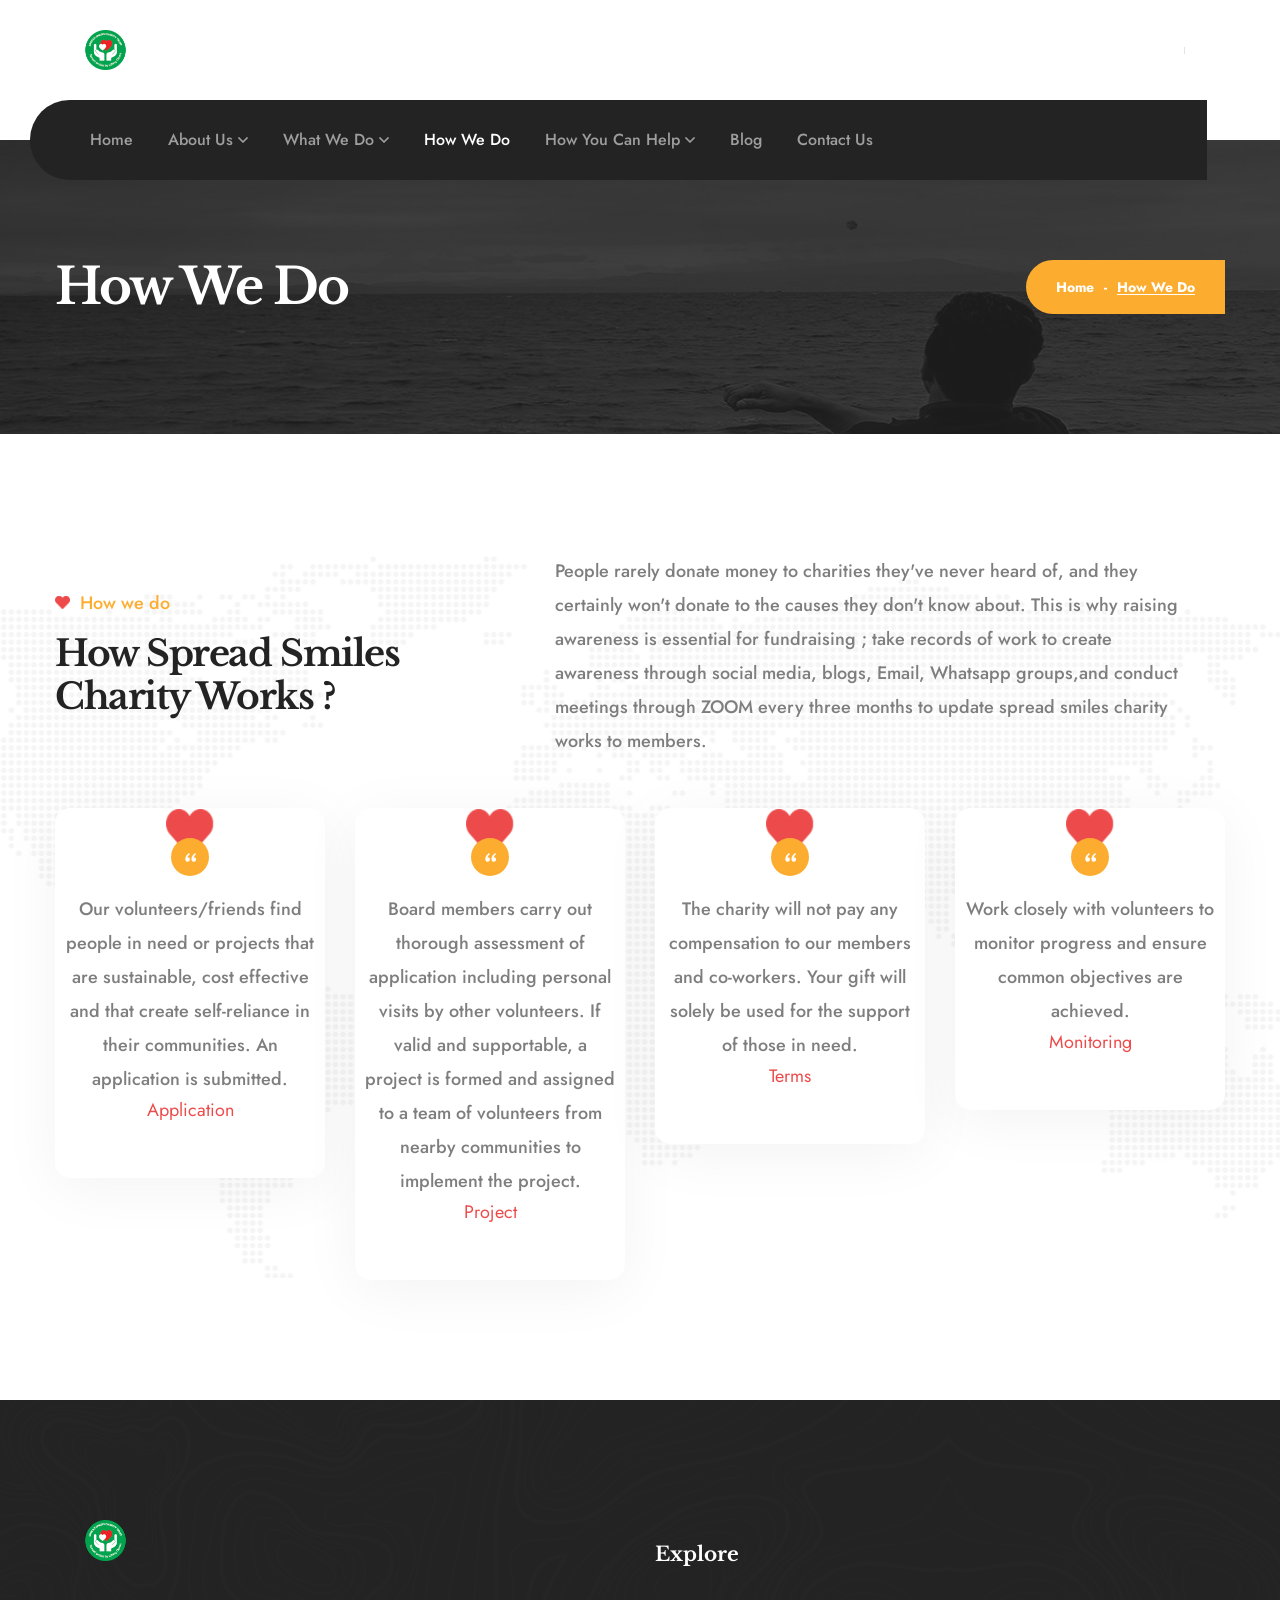
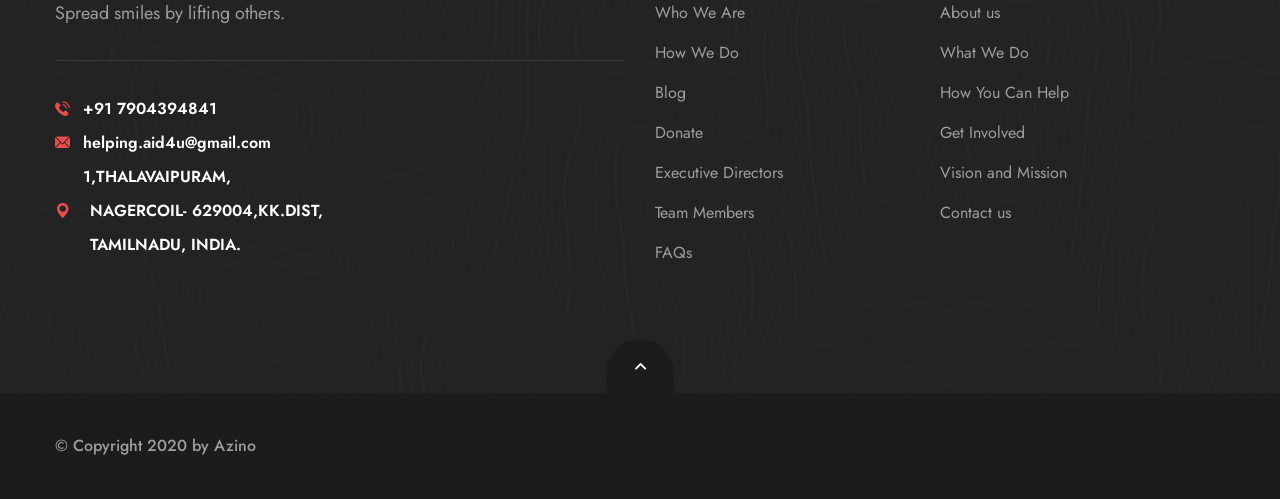
<file: how-we-do.html>
<!DOCTYPE html>
<html lang="en">

<head>
    <meta charset="UTF-8">
    <meta name="viewport" content="width=device-width, initial-scale=1.0">
    <title>How We Do || Spread Smiles By Lifting Others</title>
    <!-- favicons Icons -->
    <link rel="apple-touch-icon" sizes="180x180" href="assets/images/favicons/apple-touch-icon.png">
    <link rel="icon" type="image/png" sizes="32x32" href="assets/images/favicons/favicon-32x32.png">
    <link rel="icon" type="image/png" sizes="16x16" href="assets/images/favicons/favicon-16x16.png">
    <link rel="manifest" href="assets/images/favicons/site.webmanifest">
    <meta name="description" content="Azino Charity HTML Template">

    <!-- fonts -->
    <link href="https://fonts.googleapis.com/css2?family=Jost:ital,wght@0,100;0,200;0,300;0,400;0,500;0,600;0,700;0,800;0,900;1,100;1,200;1,300;1,400;1,500;1,600;1,700;1,800;1,900&family=Libre+Baskerville:ital,wght@0,400;0,700;1,400&display=swap" rel="stylesheet">

    <link rel="stylesheet" href="assets/css/bootstrap.min.css">
    <link rel="stylesheet" href="assets/css/fontawesome-all.min.css">
    <link rel="stylesheet" href="assets/css/swiper.min.css">
    <link rel="stylesheet" href="assets/css/animate.min.css">
    <link rel="stylesheet" href="assets/css/azino-icons.css">
    <link rel="stylesheet" href="assets/css/odometer.min.css">
    <link rel="stylesheet" href="assets/css/magnific-popup.css">
    <link rel="stylesheet" href="assets/css/bootstrap-select.min.css">

    <!-- template styles -->
    <link rel="stylesheet" href="assets/css/main.css">

</head>

<body>
    <div class="preloader">
        <img class="preloader__image" src="assets/images/loader.png" alt="">
    </div><!-- /.preloader -->
<div class="page-wrapper">
        <div class="main-header__two">
            <div class="header-upper">
                <div class="container">
                    <div class="logo-box">
                        <a href="index.html" aria-label="logo image"><img src="assets/images/logo-dark.png" width="101" alt=""></a>
                        <span class="fa fa-bars mobile-nav__toggler"></span>
                    </div><!-- /.logo-box -->

                    <div class="header-info">
                        <!-- <div class="header-info__box">
                            <i class="azino-icon-email1"></i>
                           <div class="header-info__box-content">
                                <h3>Email</h3>
                                <p><a href="mailto:needhelp@azino.com">needhelp@azino.com</a></p>
                            </div><!-- /.header-info__box-content
                        </div><!-- /.header-info__box -->
                        <div class="header-info__box">
                            <!--<i class="azino-icon-calling"></i>
                            <div class="header-info__box-content">
                                <h3>Phone</h3>
                                <p><a href="tel:666-888-0000">666 888 0000</a></p>
                            </div><!-- /.header-info__box-content -->
                        </div><!-- /.header-info__box -->
                        <div class="header-info__box">
                            <!--<i class="azino-icon-address"></i>
                            <div class="header-info__box-content">
                                <h3>Visit</h3>
                                <p>88 Broklyn Golden Street, USA</p>
                            </div><!-- /.header-info__box-content -->
                        </div><!-- /.header-info__box -->
                    </div><!-- /.header-info -->

                </div><!-- /.container -->
            </div><!-- /.header-upper -->
            <nav class="main-menu">
                <div class="container">
                    <ul class="main-menu__list dynamic-radius">
                        <li>
                            <a href="index.html">Home</a>
                            <!--<ul>
                                <li>
                                    <a href="index.html">Home One</a>
                                </li>
                                <li><a href="index-2.html">Home Two</a></li>
                                <li class="dropdown">
                                    <a href="#">Header Styles</a>
                                    <ul>
                                        <li><a href="index.html">Header One</a></li>
                                        <li><a href="index-2.html">Header Two</a></li>
                                    </ul>
                                </li>
                            </ul>-->
                        </li>
                        <li class="dropdown">
                            <a href="about.html">About Us</a>
                            <ul>
                                <li><a href="who-are-we.html">Who Are We</a></li>
                                <li><a href="vision-mission.html">Vision and Mission</a></li>
								<li><a href="team.html">Executive Directors</a></li>
								<li><a href="volunteers.html">Team Members</a></li>
								<li><a href="faqs.html">FAQs</a></li>
                            </ul>
                        </li>
                        <li class="dropdown"><a href="what-we-do.html">What We Do</a>
                            <ul>
                                <li><a href="what-we-do.html">Social welfare</a></li>
                                <li><a href="what-we-do.html">Education</a></li>
								<li><a href="what-we-do.html">Health & Disability support</a></li>
								<li><a href="what-we-do.html">Old Age</a></li>
								<li><a href="what-we-do.html">Environmental Protection</a></li>
                            </ul>
                        </li>
                        <li><a href="how-we-do.html">How We Do</a>
                            <!--<ul>
                                <li><a href="news.html">News</a></li>
                                <li><a href="news-details.html">News Details</a></li>
                            </ul>-->
                        </li>
                        <li class="dropdown"><a href="how-you-can-help.html">How You Can Help</a>
                            <ul>
                                <li><a href="donate.html">Donate</a></li>
                                <li><a href="get-involved.html">Get Involved</a></li>
                            </ul>
                        </li>
                        <li><a href="blog.html">Blog</a>
                        </li>
                        <li><a href="contact.html">Contact Us</a></li>
                        <!--<li class="search-btn search-toggler">
                            <a href="#"><i class="azino-icon-magnifying-glass"></i></a>
                        </li>-->
                    </ul><!-- /.main-menu__list -->
                </div><!-- /.container -->
            </nav>
            <!-- /.main-menu -->
        </div><!-- /.main-header__two -->
		        <div class="stricky-header stricked-menu stricky-header-two">
            <div class="container">
                <div class="logo-box">
                    <a href="index.html"><img src="assets/images/logo-light.png" width="101" alt=""></a>
                </div><!-- /.logo-box -->
                <div class="sticky-header__content"></div><!-- /.sticky-header__content -->
            </div><!-- /.container -->
        </div><!-- /.stricky-header -->
        
		<section class="page-header">
            <div class="page-header__bg" style="background-image: url(assets/images/backgrounds/page-header-1-1.jpg);"></div>
            <!-- /.page-header__bg -->
            <div class="container">
                <h2>How We Do </h2>
                <ul class="thm-breadcrumb list-unstyled dynamic-radius">
                    <li><a href="index.html">Home</a></li>
                    <li>-</li>
                    <li><span>How We Do</span></li>
                </ul><!-- /.thm-breadcrumb list-unstyled -->
            </div><!-- /.container -->
        </section><!-- /.page-header -->
		
		<section class="testimonials-one pt-120 pb-90" style="background-image: url(assets/images/shapes/testimonials-map-1-1.png);">
            <div class="container">
                <div class="team-about__top">
                    <div class="row align-items-center">
                        <div class="col-md-12 col-lg-5">
                            <div class="block-title">
                                <p><img src="assets/images/shapes/heart-2-1.png" width="15" alt="">How we do</p>
                                <h3>How Spread Smiles Charity Works ?</h3>
                            </div><!-- /.block-title -->
                        </div><!-- /.col-md-12 col-lg-6 -->
                        <div class="col-md-12 col-lg-7">
                            <p class="team-about__top-text"> People rarely donate money to charities they've never heard of, and they certainly won't              donate to the causes they don't know about. This is why raising awareness is essential               for fundraising ; take records of work to create awareness through social media,             blogs, Email, Whatsapp groups,and conduct meetings through ZOOM every three           months to update spread smiles charity works to members​. </p>
                        </div><!-- /.col-md-12 col-lg-6 -->
                    </div><!-- /.row -->
                </div><!-- /.team-about__top -->
                <div class="row">
                    <div class="col-lg-3">
                        <div class="testimonials-one__single">
                            <div class="testimonials-one__image">
                                <img src="assets/images/resources/testimonial-1-1.ico" alt="">
                            </div><!-- /.testimonials-one__image -->
                            <p>Our volunteers/friends find people in need or projects that are sustainable, cost effective and that create self-reliance in their communities. An application is submitted.</p>
                            <!--<h3>Alex Cooper</h3>-->
                            <span>Application </span>
                        </div><!-- /.testimonials-one__single -->
                    </div><!-- /.col-lg-4 -->
                    <div class="col-lg-3">
                        <div class="testimonials-one__single">
                            <div class="testimonials-one__image">
                                <img src="assets/images/resources/testimonial-1-1.ico" alt="">
                            </div><!-- /.testimonials-one__image -->
                            <p>Board members carry out thorough assessment of application including personal visits by other volunteers. If valid and supportable, a project is formed ​and assigned to a team of volunteers from nearby communities to implement the project.</p>
                            <!--<h3>Sara Logan</h3>-->
                            <span>Project</span>
                        </div><!-- /.testimonials-one__single -->
                    </div><!-- /.col-lg-4 -->
                    <div class="col-lg-3">
                        <div class="testimonials-one__single">
                            <div class="testimonials-one__image">
                                <img src="assets/images/resources/testimonial-1-1.ico" alt="">
                            </div><!-- /.testimonials-one__image -->
                            <p>The charity will not pay any compensation to our members and co-workers. Your gift will solely be used for the support of those in need.</p>
                            <!--<h3>Jacob Casey</h3>-->
                            <span>Terms</span>
                        </div><!-- /.testimonials-one__single -->
                    </div><!-- /.col-lg-4 -->
                    <div class="col-lg-3">
                        <div class="testimonials-one__single">
                            <div class="testimonials-one__image">
                                <img src="assets/images/resources/testimonial-1-1.ico" alt="">
                            </div><!-- /.testimonials-one__image -->
                            <p>Work closely with volunteers to monitor progress and ensure common objectives are achieved.</p>
                            <!--<h3>Jacob Casey</h3>-->
                            <span>Monitoring</span>
                        </div><!-- /.testimonials-one__single -->
                    </div><!-- /.col-lg-4 -->

				</div><!-- /.row -->
            </div><!-- /.container -->
        </section><!-- /.testimonials-one -->


        <section class="site-footer">
            <div class="main-footer pt-142 pb-80">
                <div class="container">
                    <div class="row">
                        <div class="col-lg-6 col-md-6 col-sm-12">
                            <div class="footer-widget mb-40 footer-widget__about">
                                <a href="index.html" aria-label="logo image">
                                    <img src="assets/images/logo-light.png" class="footer-widget__logo" width="101" alt="">
                                </a>
                                <p>Spread smiles by lifting others.</p>
                                <ul class="list-unstyled footer-widget__contact">
                                    <li><a href="tel:9179-04394841"><i class="azino-icon-telephone"></i>+91 7904394841</a></li>
                                    <li><a href="mailto:helping.aid4u@gmail.com"><i class="azino-icon-email"></i>helping.aid4u@gmail.com</a></li>
                                    <li><a href="#"><i class="azino-icon-pin"></i>1,THALAVAIPURAM, <br /> &nbsp; &nbsp;&nbsp;&nbsp;&nbsp;&nbsp;NAGERCOIL- 629004,KK.DIST,<br />&nbsp; &nbsp;&nbsp;&nbsp;&nbsp;&nbsp;TAMILNADU, INDIA.</a></li>
                                </ul><!-- /.footer-widget__contact -->
                            </div><!-- /.footer-widget footer-widget__about -->
                        </div><!-- /.col-lg-3 col-md-6 col-sm-12 -->
                        <div class="col-lg-6 col-md-6 col-sm-12">
                            <div class="footer-widget footer-widget__link mb-40">
                                <h3 class="footer-widget__title">Explore</h3><!-- /.footer-widget__title -->
                                <ul class="list-unstyled footer-widget__link-list">
                                    <li><a href="who-are-we.html">Who We Are</a></li>
                                    <li><a href="about.html">About us</a></li>
                                    <li><a href="how-we-do.html">How We Do</a></li>
                                    <li><a href="what-we-do.html">What We Do</a></li>
                                    <li><a href="blog.html">Blog</a></li>
									<li><a href="how-you-can-help.html">How You Can Help</a></li>
                                    <li><a href="donate.html">Donate</a></li>
									<li><a href="get-involved.html">Get Involved</a></li>
									<li><a href="team.html">Executive Directors</a></li>
									<li><a href="vision-mission.html">Vision and Mission</a></li>
									<li><a href="volunteers.html">Team Members</a></li>
                                    <li><a href="contact.html">Contact us</a></li>
                                    <li><a href="faqs.html">FAQs</a></li>
                                </ul><!-- /.footer-widget__link-list -->
                            </div><!-- /.footer-widget footer-widget__link -->
                        </div><!-- /.col-lg-3 col-md-6 col-sm-12 -->
                    </div><!-- /.row -->
                </div><!-- /.container -->
            </div><!-- /.main-footer -->
            <div class="footer-bottom">
                <div class="container">
                    <span class="scroll-to-top scroll-to-target" data-target="html"><i class="far fa-angle-up"></i></span>
                    <p>© Copyright 2020 by Azino</p>
                </div><!-- /.container -->
            </div><!-- /.footer-bottom -->
        </section><!-- /.site-footer -->

    </div><!-- /.page-wrapper -->
<div class="mobile-nav__wrapper">
        <div class="mobile-nav__overlay mobile-nav__toggler"></div>
        <!-- /.mobile-nav__overlay -->
        <div class="mobile-nav__content">
            <span class="mobile-nav__close mobile-nav__toggler"><i class="far fa-times"></i></span>
            <!-- /.logo-box -->
            <div class="mobile-nav__container"></div>
            <!-- /.mobile-nav__container -->

            <ul class="mobile-nav__contact list-unstyled">
                <li>
                    <i class="azino-icon-email"></i>
                    <a href="mailto:helping.aid4u@gmail.com">helping.aid4u@gmail.com</a>
                </li>
                <li>
                    <i class="azino-icon-telephone"></i>
                    <a href="tel:917904394841 ">+91 7904394841</a>
                </li>
            </ul><!-- /.mobile-nav__contact -->
        </div>
        <!-- /.mobile-nav__content -->
    </div>
    <!-- /.mobile-nav__wrapper -->

    <script src="assets/js/jquery-3.5.1.min.js"></script>
    <script src="assets/js/bootstrap.bundle.min.js"></script>
    <script src="assets/js/swiper.min.js"></script>
    <script src="assets/js/jquery.ajaxchimp.min.js"></script>
    <script src="assets/js/jquery.magnific-popup.min.js"></script>
    <script src="assets/js/jquery.validate.min.js"></script>
    <script src="assets/js/bootstrap-select.min.js"></script>
    <script src="assets/js/wow.js"></script>
    <script src="assets/js/odometer.min.js"></script>
    <script src="assets/js/jquery.appear.min.js"></script>

    <!-- template js -->
    <script src="assets/js/theme.js"></script>
</body>

</html>
</file>
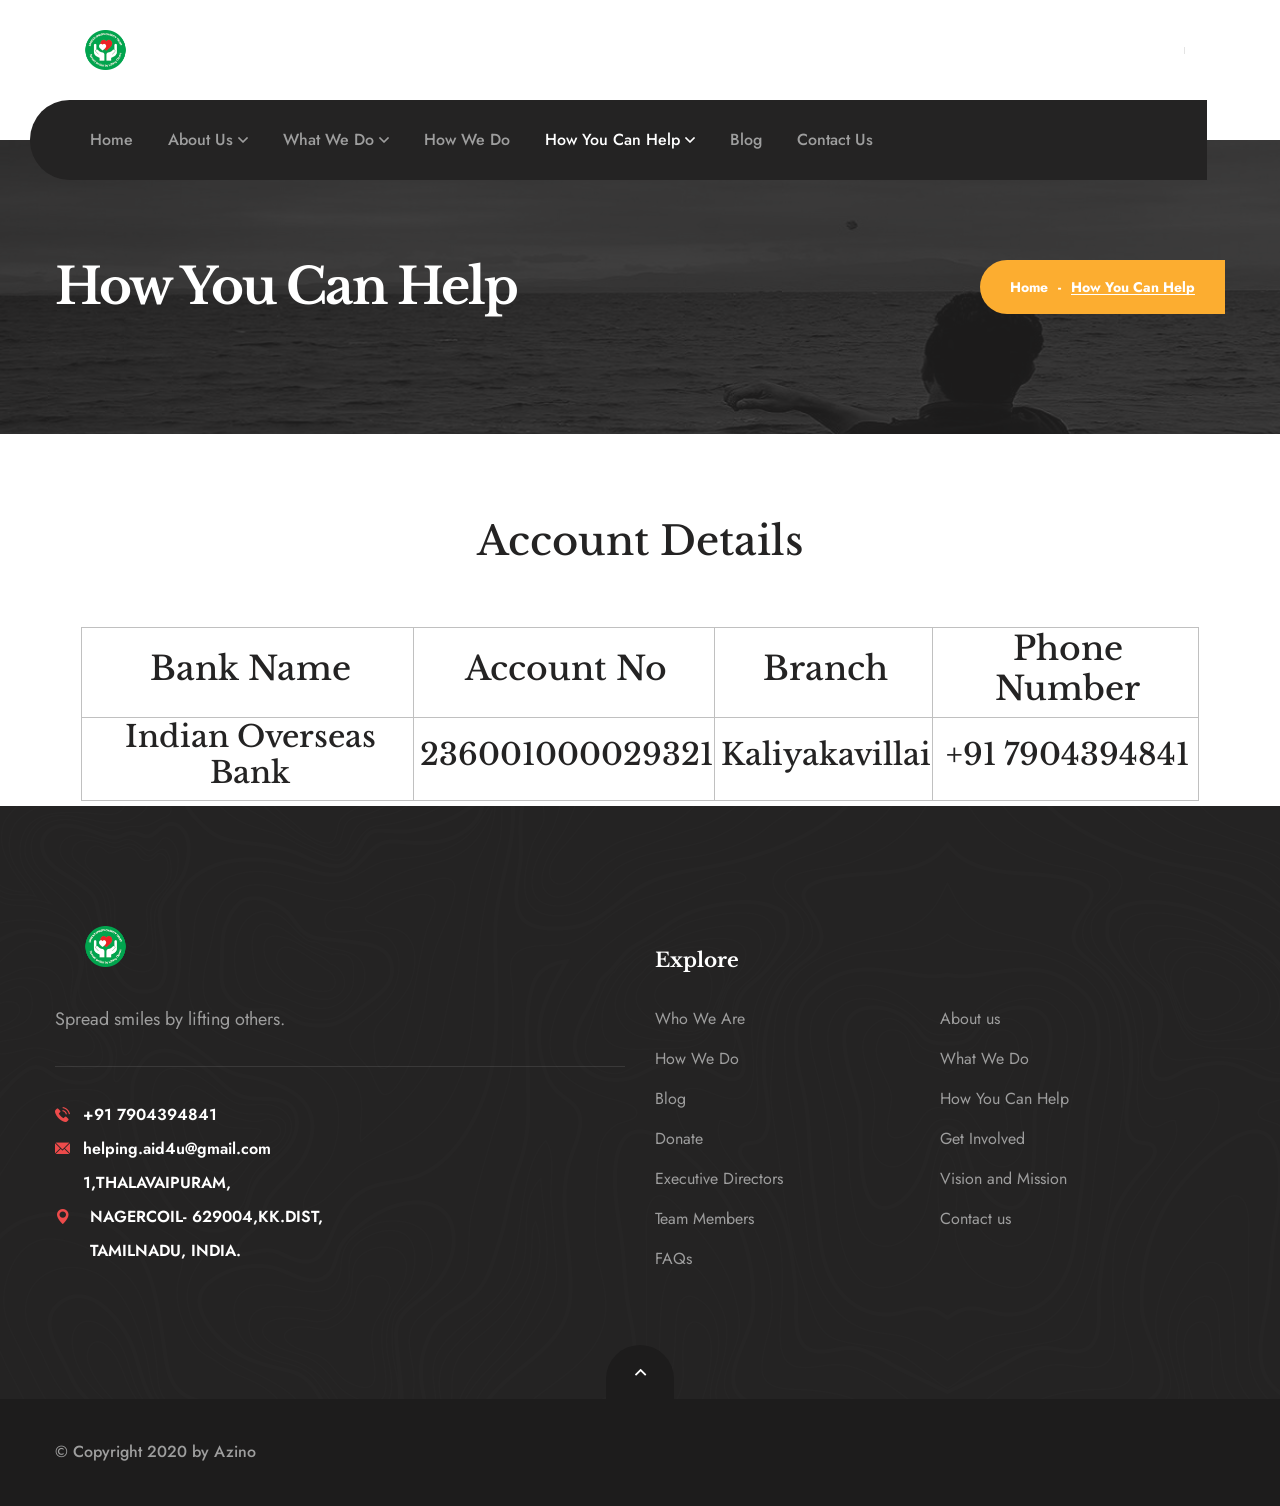
<file: how-you-can-help.html>
<!DOCTYPE html>
<html lang="en">

<head>
    <meta charset="UTF-8">
    <meta name="viewport" content="width=device-width, initial-scale=1.0">
    <title>How You Can Help || Spread Smiles By Lifting Others</title>
    <!-- favicons Icons -->
    <link rel="apple-touch-icon" sizes="180x180" href="assets/images/favicons/apple-touch-icon.png">
    <link rel="icon" type="image/png" sizes="32x32" href="assets/images/favicons/favicon-32x32.png">
    <link rel="icon" type="image/png" sizes="16x16" href="assets/images/favicons/favicon-16x16.png">
    <link rel="manifest" href="assets/images/favicons/site.webmanifest">
    <meta name="description" content="Azino Charity HTML Template">

    <!-- fonts -->
    <link href="https://fonts.googleapis.com/css2?family=Jost:ital,wght@0,100;0,200;0,300;0,400;0,500;0,600;0,700;0,800;0,900;1,100;1,200;1,300;1,400;1,500;1,600;1,700;1,800;1,900&family=Libre+Baskerville:ital,wght@0,400;0,700;1,400&display=swap" rel="stylesheet">

    <link rel="stylesheet" href="assets/css/bootstrap.min.css">
    <link rel="stylesheet" href="assets/css/fontawesome-all.min.css">
    <link rel="stylesheet" href="assets/css/swiper.min.css">
    <link rel="stylesheet" href="assets/css/animate.min.css">
    <link rel="stylesheet" href="assets/css/azino-icons.css">
    <link rel="stylesheet" href="assets/css/odometer.min.css">
    <link rel="stylesheet" href="assets/css/magnific-popup.css">
    <link rel="stylesheet" href="assets/css/bootstrap-select.min.css">

    <!-- template styles -->
    <link rel="stylesheet" href="assets/css/main.css">
</head>

<body>
    <div class="preloader">
        <img class="preloader__image" src="assets/images/loader.png" alt="">
    </div><!-- /.preloader -->
<div class="page-wrapper">
        <div class="main-header__two">
            <div class="header-upper">
                <div class="container">
                    <div class="logo-box">
                        <a href="index.html" aria-label="logo image"><img src="assets/images/logo-dark.png" width="101" alt=""></a>
                        <span class="fa fa-bars mobile-nav__toggler"></span>
                    </div><!-- /.logo-box -->

                    <div class="header-info">
                        <!-- <div class="header-info__box">
                            <i class="azino-icon-email1"></i>
                           <div class="header-info__box-content">
                                <h3>Email</h3>
                                <p><a href="mailto:needhelp@azino.com">needhelp@azino.com</a></p>
                            </div><!-- /.header-info__box-content
                        </div><!-- /.header-info__box -->
                        <div class="header-info__box">
                            <!--<i class="azino-icon-calling"></i>
                            <div class="header-info__box-content">
                                <h3>Phone</h3>
                                <p><a href="tel:666-888-0000">666 888 0000</a></p>
                            </div><!-- /.header-info__box-content -->
                        </div><!-- /.header-info__box -->
                        <div class="header-info__box">
                            <!--<i class="azino-icon-address"></i>
                            <div class="header-info__box-content">
                                <h3>Visit</h3>
                                <p>88 Broklyn Golden Street, USA</p>
                            </div><!-- /.header-info__box-content -->
                        </div><!-- /.header-info__box -->
                    </div><!-- /.header-info -->

                </div><!-- /.container -->
            </div><!-- /.header-upper -->
            <nav class="main-menu">
                <div class="container">
                    <ul class="main-menu__list dynamic-radius">
                        <li>
                            <a href="index.html">Home</a>
                            <!--<ul>
                                <li>
                                    <a href="index.html">Home One</a>
                                </li>
                                <li><a href="index-2.html">Home Two</a></li>
                                <li class="dropdown">
                                    <a href="#">Header Styles</a>
                                    <ul>
                                        <li><a href="index.html">Header One</a></li>
                                        <li><a href="index-2.html">Header Two</a></li>
                                    </ul>
                                </li>
                            </ul>-->
                        </li>
                        <li class="dropdown">
                            <a href="about.html">About Us</a>
                            <ul>
                                <li><a href="who-are-we.html">Who Are We</a></li>
                                <li><a href="vision-mission.html">Vision and Mission</a></li>
								<li><a href="team.html">Executive Directors</a></li>
								<li><a href="volunteers.html">Team Members</a></li>
								<li><a href="faqs.html">FAQs</a></li>
                            </ul>
                        </li>
                        <li class="dropdown"><a href="what-we-do.html">What We Do</a>
                            <ul>
                                <li><a href="what-we-do.html">Social welfare</a></li>
                                <li><a href="what-we-do.html">Education</a></li>
								<li><a href="what-we-do.html">Health & Disability support</a></li>
								<li><a href="what-we-do.html">Old Age</a></li>
								<li><a href="what-we-do.html">Environmental Protection</a></li>
                            </ul>
                        </li>
                        <li><a href="how-we-do.html">How We Do</a>
                            <!--<ul>
                                <li><a href="news.html">News</a></li>
                                <li><a href="news-details.html">News Details</a></li>
                            </ul>-->
                        </li>
                        <li class="dropdown"><a href="how-you-can-help.html">How You Can Help</a>
                            <ul>
                                <li><a href="donate.html">Donate</a></li>
                                <li><a href="get-involved.html">Get Involved</a></li>
                            </ul>
                        </li>
                        <li><a href="blog.html">Blog</a>
                        </li>
                        <li><a href="contact.html">Contact Us</a></li>
                        <!--<li class="search-btn search-toggler">
                            <a href="#"><i class="azino-icon-magnifying-glass"></i></a>
                        </li>-->
                    </ul><!-- /.main-menu__list -->
                </div><!-- /.container -->
            </nav>
            <!-- /.main-menu -->
        </div><!-- /.main-header__two -->
		        <div class="stricky-header stricked-menu stricky-header-two">
            <div class="container">
                <div class="logo-box">
                    <a href="index.html"><img src="assets/images/logo-light.png" width="101" alt=""></a>
                </div><!-- /.logo-box -->
                <div class="sticky-header__content"></div><!-- /.sticky-header__content -->
            </div><!-- /.container -->
        </div><!-- /.stricky-header -->
		
        <section class="page-header">
            <div class="page-header__bg" style="background-image: url(assets/images/backgrounds/page-header-1-1.jpg);"></div>
            <!-- /.page-header__bg -->
            <div class="container">
                <h2>How You Can Help </h2>
                <ul class="thm-breadcrumb list-unstyled dynamic-radius">
                    <li><a href="index.html">Home</a></li>
                    <li>-</li>
                    <li><span>How You Can Help</span></li>
                </ul><!-- /.thm-breadcrumb list-unstyled -->
            </div><!-- /.container -->
        </section><!-- /.page-header -->
		<br />
		<br />
			<section class="main-donate">
		<div class="main-demo">
			<h1>Account Details</h1>
			<br />
			<table class="donate-tab">
			<tr>
				<th><h3>Bank Name</h3></th>
				<th><h3>Account No</h3></th>
				<th><h3>Branch</h3></th>
				<th><h3>Phone Number</h3></th>
			</tr>
			<tr>
				<td><h3>Indian Overseas Bank</h3></td>
				<td><h3>236001000029321</h3></td>
				<td><h3>Kaliyakavillai</h3></td>
				<td><h3>+91 7904394841</h3></td>
			</tr>
			</table>
		</div>
				<!--<p class="icons-app"><img src="assets/fonts/google-pay.svg" width=50 heigth=50>

		<img src="assets/fonts/phonepe.svg" width=100 height=100>
<img src="assets/fonts/paytm.svg" width=50 height=50></p>-->	</section>

        <section class="site-footer">
            <div class="main-footer pt-142 pb-80">
                <div class="container">
                    <div class="row">
                        <div class="col-lg-6 col-md-6 col-sm-12">
                            <div class="footer-widget mb-40 footer-widget__about">
                                <a href="index.html" aria-label="logo image">
                                    <img src="assets/images/logo-light.png" class="footer-widget__logo" width="101" alt="">
                                </a>
                                <p>Spread smiles by lifting others.</p>
                                <ul class="list-unstyled footer-widget__contact">
                                    <li><a href="tel:9179-04394841"><i class="azino-icon-telephone"></i>+91 7904394841</a></li>
                                    <li><a href="mailto:helping.aid4u@gmail.com"><i class="azino-icon-email"></i>helping.aid4u@gmail.com</a></li>
                                    <li><a href="#"><i class="azino-icon-pin"></i>1,THALAVAIPURAM, <br /> &nbsp; &nbsp;&nbsp;&nbsp;&nbsp;&nbsp;NAGERCOIL- 629004,KK.DIST,<br />&nbsp; &nbsp;&nbsp;&nbsp;&nbsp;&nbsp;TAMILNADU, INDIA.</a></li>
                                </ul><!-- /.footer-widget__contact -->
                            </div><!-- /.footer-widget footer-widget__about -->
                        </div><!-- /.col-lg-3 col-md-6 col-sm-12 -->
                        <div class="col-lg-6 col-md-6 col-sm-12">
                            <div class="footer-widget footer-widget__link mb-40">
                                <h3 class="footer-widget__title">Explore</h3><!-- /.footer-widget__title -->
                                <ul class="list-unstyled footer-widget__link-list">
                                    <li><a href="who-are-we.html">Who We Are</a></li>
                                    <li><a href="about.html">About us</a></li>
                                    <li><a href="how-we-do.html">How We Do</a></li>
                                    <li><a href="what-we-do.html">What We Do</a></li>
                                    <li><a href="blog.html">Blog</a></li>
									<li><a href="how-you-can-help.html">How You Can Help</a></li>
                                    <li><a href="donate.html">Donate</a></li>
									<li><a href="get-involved.html">Get Involved</a></li>
									<li><a href="team.html">Executive Directors</a></li>
									<li><a href="vision-mission.html">Vision and Mission</a></li>
									<li><a href="volunteers.html">Team Members</a></li>
                                    <li><a href="contact.html">Contact us</a></li>
                                    <li><a href="faqs.html">FAQs</a></li>
                                </ul><!-- /.footer-widget__link-list -->
                            </div><!-- /.footer-widget footer-widget__link -->
                        </div><!-- /.col-lg-3 col-md-6 col-sm-12 -->
                    </div><!-- /.row -->
                </div><!-- /.container -->
            </div><!-- /.main-footer -->
            <div class="footer-bottom">
                <div class="container">
                    <span class="scroll-to-top scroll-to-target" data-target="html"><i class="far fa-angle-up"></i></span>
                    <p>© Copyright 2020 by Azino</p>
                </div><!-- /.container -->
            </div><!-- /.footer-bottom -->
        </section><!-- /.site-footer -->

    </div><!-- /.page-wrapper -->
<div class="mobile-nav__wrapper">
        <div class="mobile-nav__overlay mobile-nav__toggler"></div>
        <!-- /.mobile-nav__overlay -->
        <div class="mobile-nav__content">
            <span class="mobile-nav__close mobile-nav__toggler"><i class="far fa-times"></i></span>
            <!-- /.logo-box -->
            <div class="mobile-nav__container"></div>
            <!-- /.mobile-nav__container -->

            <ul class="mobile-nav__contact list-unstyled">
                <li>
                    <i class="azino-icon-email"></i>
                    <a href="mailto:helping.aid4u@gmail.com">helping.aid4u@gmail.com</a>
                </li>
                <li>
                    <i class="azino-icon-telephone"></i>
                    <a href="tel:917904394841 ">+91 7904394841</a>
                </li>
            </ul><!-- /.mobile-nav__contact -->
        </div>
        <!-- /.mobile-nav__content -->
    </div>
    <!-- /.mobile-nav__wrapper -->

    <script src="assets/js/jquery-3.5.1.min.js"></script>
    <script src="assets/js/bootstrap.bundle.min.js"></script>
    <script src="assets/js/swiper.min.js"></script>
    <script src="assets/js/jquery.ajaxchimp.min.js"></script>
    <script src="assets/js/jquery.magnific-popup.min.js"></script>
    <script src="assets/js/jquery.validate.min.js"></script>
    <script src="assets/js/bootstrap-select.min.js"></script>
    <script src="assets/js/wow.js"></script>
    <script src="assets/js/odometer.min.js"></script>
    <script src="assets/js/jquery.appear.min.js"></script>

    <!-- template js -->
    <script src="assets/js/theme.js"></script>
</body>

</html>
</file>
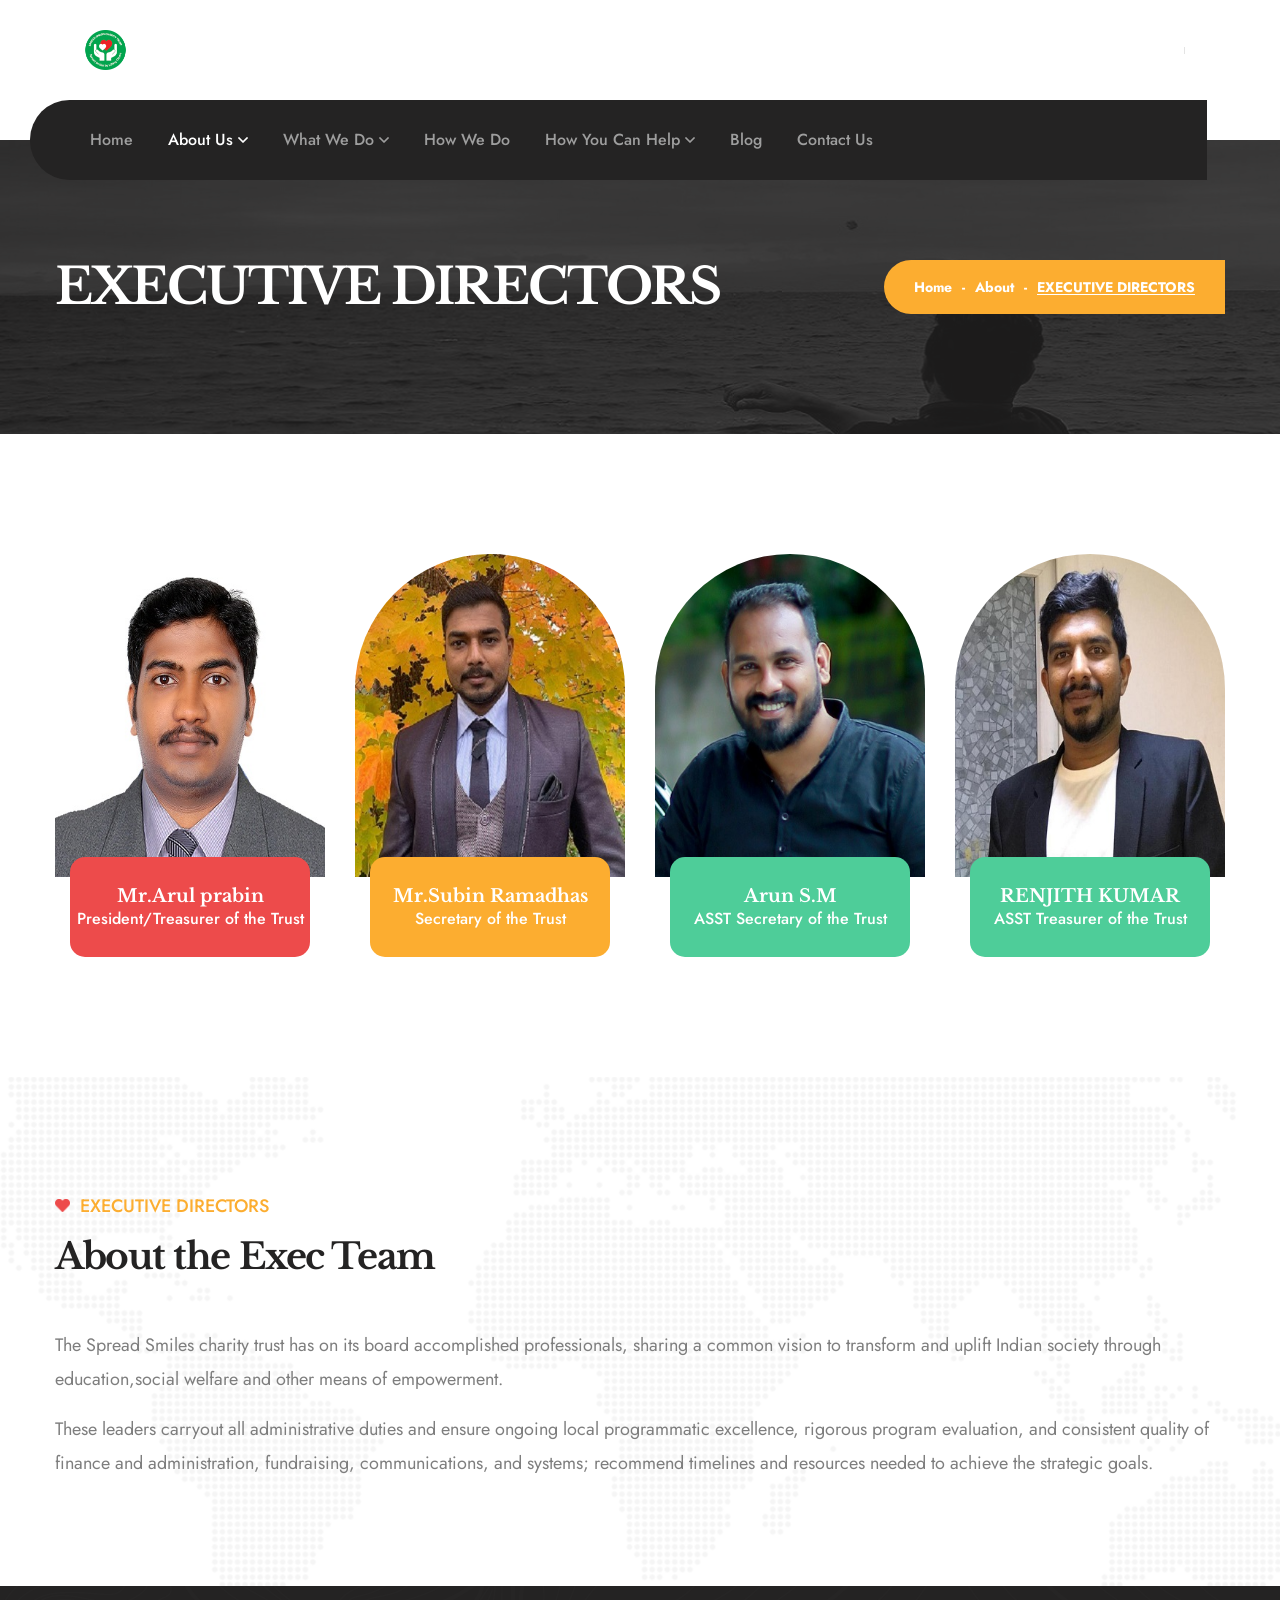
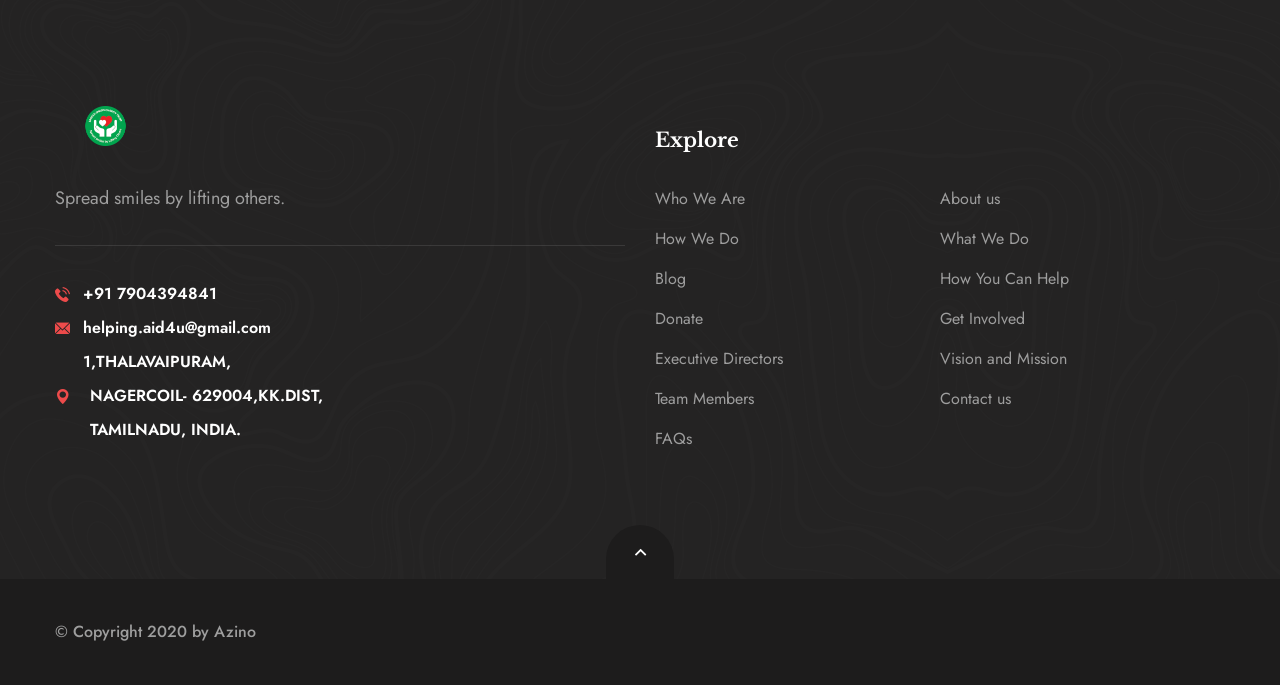
<file: team.html>
<!DOCTYPE html>
<html lang="en">

<head>
    <meta charset="UTF-8">
    <meta name="viewport" content="width=device-width, initial-scale=1.0">
    <title>Team || Spread Smiles By Lifting Others</title>
    <!-- favicons Icons -->
    <link rel="apple-touch-icon" sizes="180x180" href="assets/images/favicons/apple-touch-icon.png">
    <link rel="icon" type="image/png" sizes="32x32" href="assets/images/favicons/favicon-32x32.png">
    <link rel="icon" type="image/png" sizes="16x16" href="assets/images/favicons/favicon-16x16.png">
    <link rel="manifest" href="assets/images/favicons/site.webmanifest">
    <meta name="description" content="Azino Charity HTML Template">

    <!-- fonts -->
    <link href="https://fonts.googleapis.com/css2?family=Jost:ital,wght@0,100;0,200;0,300;0,400;0,500;0,600;0,700;0,800;0,900;1,100;1,200;1,300;1,400;1,500;1,600;1,700;1,800;1,900&family=Libre+Baskerville:ital,wght@0,400;0,700;1,400&display=swap" rel="stylesheet">

    <link rel="stylesheet" href="assets/css/bootstrap.min.css">
    <link rel="stylesheet" href="assets/css/fontawesome-all.min.css">
    <link rel="stylesheet" href="assets/css/swiper.min.css">
    <link rel="stylesheet" href="assets/css/animate.min.css">
    <link rel="stylesheet" href="assets/css/azino-icons.css">
    <link rel="stylesheet" href="assets/css/odometer.min.css">
    <link rel="stylesheet" href="assets/css/magnific-popup.css">
    <link rel="stylesheet" href="assets/css/bootstrap-select.min.css">

    <!-- template styles -->
    <link rel="stylesheet" href="assets/css/main.css">
</head>

<body>
    <div class="preloader">
        <img class="preloader__image" src="assets/images/loader.png" alt="">
    </div><!-- /.preloader -->
<div class="page-wrapper">
        <div class="main-header__two">
            <div class="header-upper">
                <div class="container">
                    <div class="logo-box">
                        <a href="index.html" aria-label="logo image"><img src="assets/images/logo-dark.png" width="101" alt=""></a>
                        <span class="fa fa-bars mobile-nav__toggler"></span>
                    </div><!-- /.logo-box -->

                    <div class="header-info">
                        <!-- <div class="header-info__box">
                            <i class="azino-icon-email1"></i>
                           <div class="header-info__box-content">
                                <h3>Email</h3>
                                <p><a href="mailto:needhelp@azino.com">needhelp@azino.com</a></p>
                            </div><!-- /.header-info__box-content
                        </div><!-- /.header-info__box -->
                        <div class="header-info__box">
                            <!--<i class="azino-icon-calling"></i>
                            <div class="header-info__box-content">
                                <h3>Phone</h3>
                                <p><a href="tel:666-888-0000">666 888 0000</a></p>
                            </div><!-- /.header-info__box-content -->
                        </div><!-- /.header-info__box -->
                        <div class="header-info__box">
                            <!--<i class="azino-icon-address"></i>
                            <div class="header-info__box-content">
                                <h3>Visit</h3>
                                <p>88 Broklyn Golden Street, USA</p>
                            </div><!-- /.header-info__box-content -->
                        </div><!-- /.header-info__box -->
                    </div><!-- /.header-info -->

                </div><!-- /.container -->
            </div><!-- /.header-upper -->
            <nav class="main-menu">
                <div class="container">
                    <ul class="main-menu__list dynamic-radius">
                        <li>
                            <a href="index.html">Home</a>
                            <!--<ul>
                                <li>
                                    <a href="index.html">Home One</a>
                                </li>
                                <li><a href="index-2.html">Home Two</a></li>
                                <li class="dropdown">
                                    <a href="#">Header Styles</a>
                                    <ul>
                                        <li><a href="index.html">Header One</a></li>
                                        <li><a href="index-2.html">Header Two</a></li>
                                    </ul>
                                </li>
                            </ul>-->
                        </li>
                        <li class="dropdown">
                            <a href="about.html">About Us</a>
                            <ul>
                                <li><a href="who-are-we.html">Who Are We</a></li>
                                <li><a href="vision-mission.html">Vision and Mission</a></li>
								<li><a href="team.html">Executive Directors</a></li>
								<li><a href="volunteers.html">Team Members</a></li>
								<li><a href="faqs.html">FAQs</a></li>
                            </ul>
                        </li>
                        <li class="dropdown"><a href="what-we-do.html">What We Do</a>
                            <ul>
                                <li><a href="what-we-do.html">Social welfare</a></li>
                                <li><a href="what-we-do.html">Education</a></li>
								<li><a href="what-we-do.html">Health & Disability support</a></li>
								<li><a href="what-we-do.html">Old Age</a></li>
								<li><a href="what-we-do.html">Environmental Protection</a></li>
                            </ul>
                        </li>
                        <li><a href="how-we-do.html">How We Do</a>
                            <!--<ul>
                                <li><a href="news.html">News</a></li>
                                <li><a href="news-details.html">News Details</a></li>
                            </ul>-->
                        </li>
                        <li class="dropdown"><a href="how-you-can-help.html">How You Can Help</a>
                            <ul>
                                <li><a href="donate.html">Donate</a></li>
                                <li><a href="get-involved.html">Get Involved</a></li>
                            </ul>
                        </li>
                        <li><a href="blog.html">Blog</a>
                        </li>
                        <li><a href="contact.html">Contact Us</a></li>
                        <!--<li class="search-btn search-toggler">
                            <a href="#"><i class="azino-icon-magnifying-glass"></i></a>
                        </li>-->
                    </ul><!-- /.main-menu__list -->
                </div><!-- /.container -->
            </nav>
            <!-- /.main-menu -->
        </div><!-- /.main-header__two -->
		        <div class="stricky-header stricked-menu stricky-header-two">
            <div class="container">
                <div class="logo-box">
                    <a href="index.html"><img src="assets/images/logo-light.png" width="101" alt=""></a>
                </div><!-- /.logo-box -->
                <div class="sticky-header__content"></div><!-- /.sticky-header__content -->
            </div><!-- /.container -->
        </div><!-- /.stricky-header -->
		
        <section class="page-header">
            <div class="page-header__bg" style="background-image: url(assets/images/backgrounds/page-header-1-1.jpg);"></div>
            <!-- /.page-header__bg -->
            <div class="container">
                <h2> ​EXECUTIVE​ ​DIRECTORS </h2>
                <ul class="thm-breadcrumb list-unstyled dynamic-radius">
                    <li><a href="index.html">Home</a></li>
                    <li>-</li>
                    <li><a href="about.html">About</a></li>
                    <li>-</li>
                    <li><span> EXECUTIVE​ ​DIRECTORS</span></li>
                </ul><!-- /.thm-breadcrumb list-unstyled -->
            </div><!-- /.container -->
        </section><!-- /.page-header -->

        <section class="team-page pt-120 pb-120">
            <div class="container">
                <div class="team-4-col">
                    <div class="team-card text-center content-bg-1">
                        <div class="team-card__image">
                            <img src="assets/images/team/ARUL PRABIN .JPG" alt="">
                        </div><!-- /.team-card__image -->
                        <div class="team-card__content">
                            <h3>Mr.Arul prabin</h3>
                            <p>President/Treasurer of the Trust</p>
                        </div><!-- /.team-card__content -->
                    </div><!-- /.team-card -->
                    <div class="team-card text-center content-bg-2">
                        <div class="team-card__image">
                            <img src="assets/images/team/SUBIN RAMADHAS.jpg" alt="">
                        </div><!-- /.team-card__image -->
                        <div class="team-card__content">
                            <h3>Mr.Subin Ramadhas</h3>
                            <p>Secretary of the Trust </p>
                        </div><!-- /.team-card__content -->
                    </div><!-- /.team-card -->
                    <div class="team-card text-center content-bg-3">
                        <div class="team-card__image">
                            <img src="assets/images/team/ARUN.jpg" alt="">
                        </div><!-- /.team-card__image -->
                        <div class="team-card__content">
                            <h3>Arun S.M</h3>
                            <p>ASST Secretary of the Trust </p>
                        </div><!-- /.team-card__content -->
                    </div><!-- /.team-card -->
					<div class="team-card text-center content-bg-3">
                        <div class="team-card__image">
                            <img src="assets/images/team/1 RENJITH KUMAR.jpg" alt="">
                        </div><!-- /.team-card__image -->
                        <div class="team-card__content">
                            <h3>RENJITH KUMAR</h3>
                            <p> ASST Treasurer of the Trust </p>
                        </div><!-- /.team-card__content -->
                    </div><!-- /.team-card -->
                </div><!-- /.team-3-col -->
            </div><!-- /.container -->
        </section><!-- /.team-page pt-120 -->

<section class="testimonials-one pt-120 pb-90" style="background-image: url(assets/images/shapes/testimonials-map-1-1.png);">
            <div class="container">
                <div class="team-about__top">
                    <div class="row align-items-center">
                        <div class="col-md-12 col-lg-7">
                            <div class="block-title">
                                <p><img src="assets/images/shapes/heart-2-1.png" width="15" alt=""> ​EXECUTIVE​ ​DIRECTORS</p>
                                <h3>About the Exec Team</h3>
                            </div><!-- /.block-title -->
                        </div><!-- /.col-md-12 col-lg-6 -->
                        <div class="col-md-12 col-lg-5">
                            <p class="team-about__top-text"></p>
                        </div><!-- /.col-md-12 col-lg-6 -->
                    </div><!-- /.row -->
                </div><!-- /.team-about__top -->
                <div class="about-team">
					<p>The Spread Smiles charity trust  has on its board accomplished professionals, sharing a common vision to transform and uplift Indian society through education,social welfare and other means of empowerment.</p>
					<p>These leaders carryout all administrative duties and ensure ongoing local programmatic excellence, rigorous program evaluation, and consistent quality of finance and administration, fundraising, communications, and systems; recommend timelines and resources needed to achieve the strategic goals.</p>
				</div>
            </div><!-- /.container -->
        </section><!-- /.testimonials-one -->
		
       <section class="site-footer">
            <div class="main-footer pt-142 pb-80">
                <div class="container">
                    <div class="row">
                        <div class="col-lg-6 col-md-6 col-sm-12">
                            <div class="footer-widget mb-40 footer-widget__about">
                                <a href="index.html" aria-label="logo image">
                                    <img src="assets/images/logo-light.png" class="footer-widget__logo" width="101" alt="">
                                </a>
                                <p>Spread smiles by lifting others.</p>
                                <ul class="list-unstyled footer-widget__contact">
                                    <li><a href="tel:9179-04394841"><i class="azino-icon-telephone"></i>+91 7904394841</a></li>
                                    <li><a href="mailto:helping.aid4u@gmail.com"><i class="azino-icon-email"></i>helping.aid4u@gmail.com</a></li>
                                    <li><a href="#"><i class="azino-icon-pin"></i>1,THALAVAIPURAM, <br /> &nbsp; &nbsp;&nbsp;&nbsp;&nbsp;&nbsp;NAGERCOIL- 629004,KK.DIST,<br />&nbsp; &nbsp;&nbsp;&nbsp;&nbsp;&nbsp;TAMILNADU, INDIA.</a></li>
                                </ul><!-- /.footer-widget__contact -->
                            </div><!-- /.footer-widget footer-widget__about -->
                        </div><!-- /.col-lg-3 col-md-6 col-sm-12 -->
                        <div class="col-lg-6 col-md-6 col-sm-12">
                            <div class="footer-widget footer-widget__link mb-40">
                                <h3 class="footer-widget__title">Explore</h3><!-- /.footer-widget__title -->
                                <ul class="list-unstyled footer-widget__link-list">
                                    <li><a href="who-are-we.html">Who We Are</a></li>
                                    <li><a href="about.html">About us</a></li>
                                    <li><a href="how-we-do.html">How We Do</a></li>
                                    <li><a href="what-we-do.html">What We Do</a></li>
                                    <li><a href="blog.html">Blog</a></li>
									<li><a href="how-you-can-help.html">How You Can Help</a></li>
                                    <li><a href="donate.html">Donate</a></li>
									<li><a href="get-involved.html">Get Involved</a></li>
									<li><a href="team.html">Executive Directors</a></li>
									<li><a href="vision-mission.html">Vision and Mission</a></li>
									<li><a href="volunteers.html">Team Members</a></li>
                                    <li><a href="contact.html">Contact us</a></li>
                                    <li><a href="faqs.html">FAQs</a></li>
                                </ul><!-- /.footer-widget__link-list -->
                            </div><!-- /.footer-widget footer-widget__link -->
                        </div><!-- /.col-lg-3 col-md-6 col-sm-12 -->
                    </div><!-- /.row -->
                </div><!-- /.container -->
            </div><!-- /.main-footer -->
            <div class="footer-bottom">
                <div class="container">
                    <span class="scroll-to-top scroll-to-target" data-target="html"><i class="far fa-angle-up"></i></span>
                    <p>© Copyright 2020 by Azino</p>
                </div><!-- /.container -->
            </div><!-- /.footer-bottom -->
        </section><!-- /.site-footer -->

    </div><!-- /.page-wrapper -->
<div class="mobile-nav__wrapper">
        <div class="mobile-nav__overlay mobile-nav__toggler"></div>
        <!-- /.mobile-nav__overlay -->
        <div class="mobile-nav__content">
            <span class="mobile-nav__close mobile-nav__toggler"><i class="far fa-times"></i></span>
            <!-- /.logo-box -->
            <div class="mobile-nav__container"></div>
            <!-- /.mobile-nav__container -->

            <ul class="mobile-nav__contact list-unstyled">
                <li>
                    <i class="azino-icon-email"></i>
                    <a href="mailto:helping.aid4u@gmail.com">helping.aid4u@gmail.com</a>
                </li>
                <li>
                    <i class="azino-icon-telephone"></i>
                    <a href="tel:917904394841 ">+91 7904394841</a>
                </li>
            </ul><!-- /.mobile-nav__contact -->
        </div>
        <!-- /.mobile-nav__content -->
    </div>
    <!-- /.mobile-nav__wrapper -->

    <script src="assets/js/jquery-3.5.1.min.js"></script>
    <script src="assets/js/bootstrap.bundle.min.js"></script>
    <script src="assets/js/swiper.min.js"></script>
    <script src="assets/js/jquery.ajaxchimp.min.js"></script>
    <script src="assets/js/jquery.magnific-popup.min.js"></script>
    <script src="assets/js/jquery.validate.min.js"></script>
    <script src="assets/js/bootstrap-select.min.js"></script>
    <script src="assets/js/wow.js"></script>
    <script src="assets/js/odometer.min.js"></script>
    <script src="assets/js/jquery.appear.min.js"></script>

    <!-- template js -->
    <script src="assets/js/theme.js"></script>
</body>

</html>
</file>
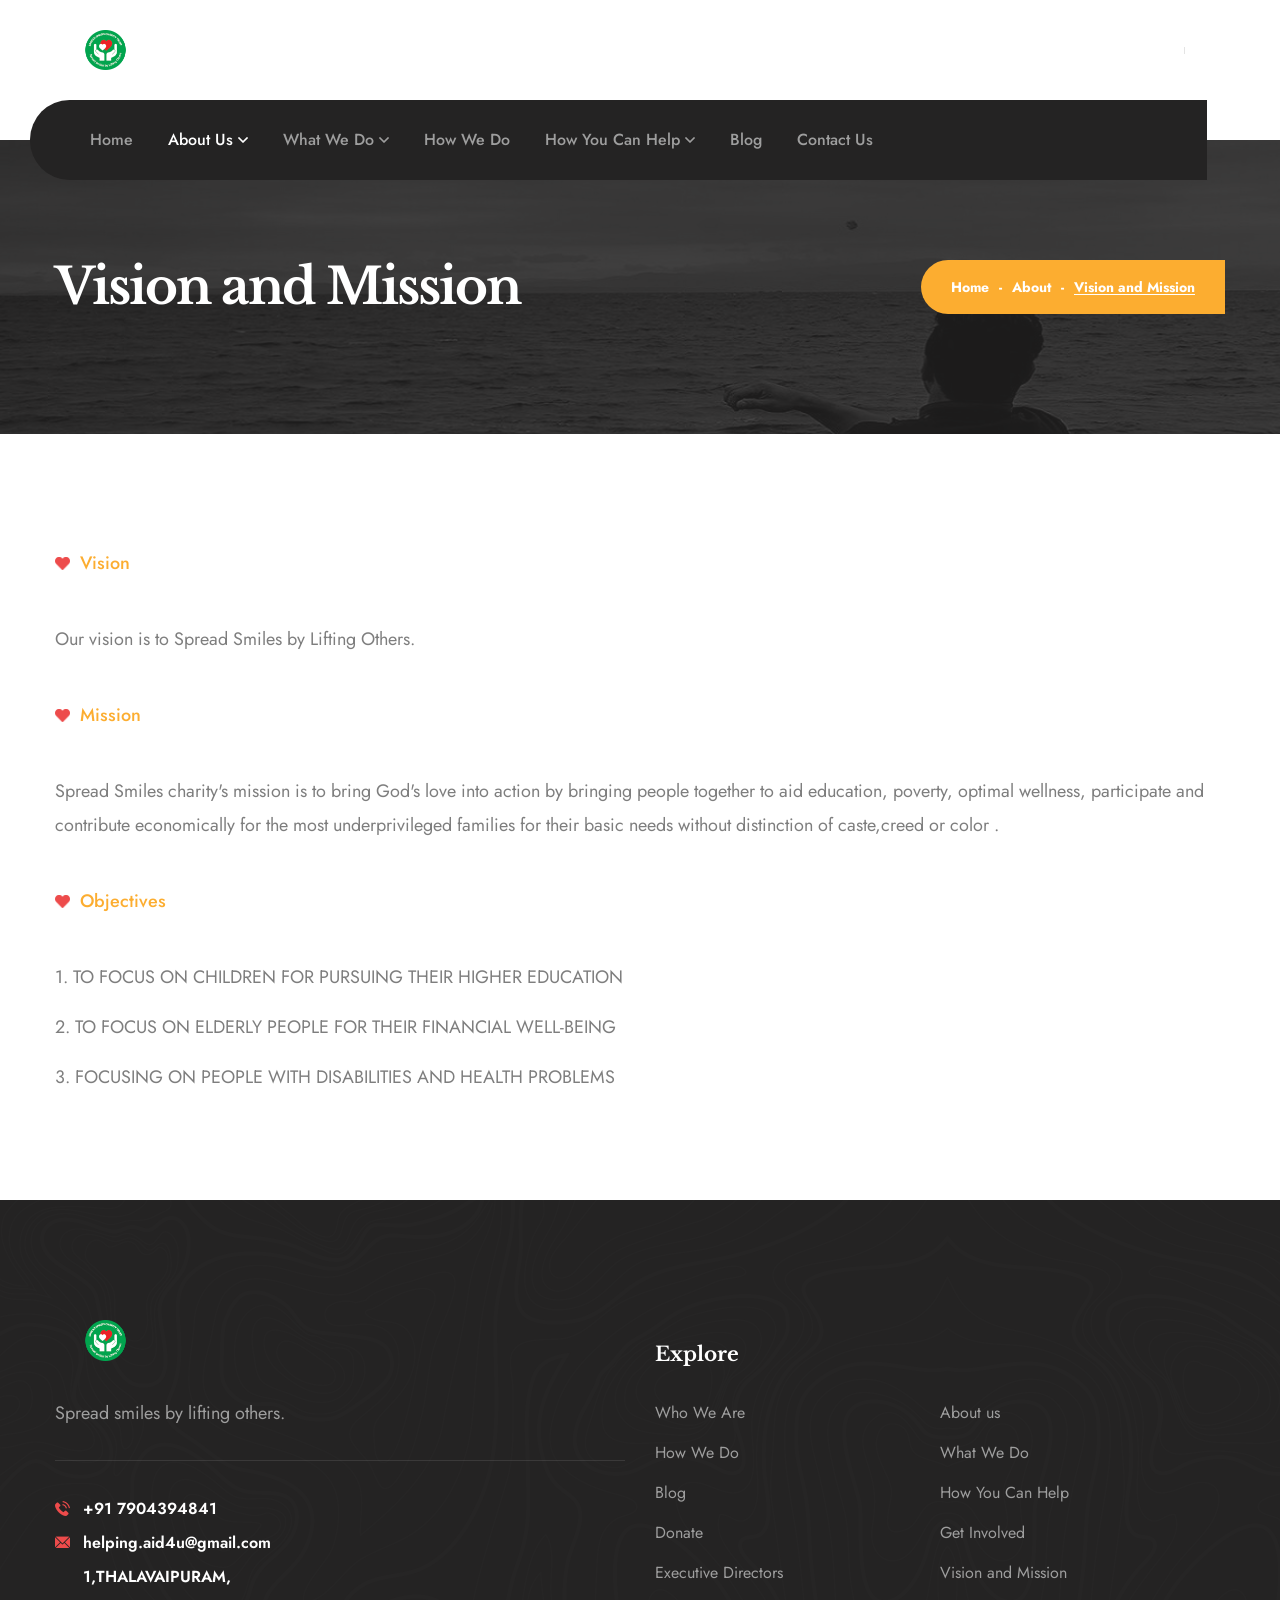
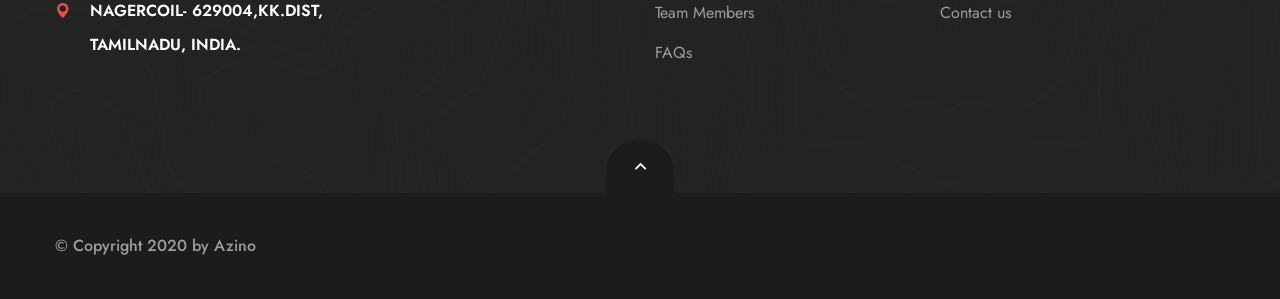
<file: vision-mission.html>
<!DOCTYPE html>
<html lang="en">

<head>
    <meta charset="UTF-8">
    <meta name="viewport" content="width=device-width, initial-scale=1.0">
    <title>Vision and Mission || Spread Smiles By Lifting Others</title>
    <!-- favicons Icons -->
    <link rel="apple-touch-icon" sizes="180x180" href="assets/images/favicons/apple-touch-icon.png">
    <link rel="icon" type="image/png" sizes="32x32" href="assets/images/favicons/favicon-32x32.png">
    <link rel="icon" type="image/png" sizes="16x16" href="assets/images/favicons/favicon-16x16.png">
    <link rel="manifest" href="assets/images/favicons/site.webmanifest">
    <meta name="description" content="Azino Charity HTML Template">

    <!-- fonts -->
    <link href="https://fonts.googleapis.com/css2?family=Jost:ital,wght@0,100;0,200;0,300;0,400;0,500;0,600;0,700;0,800;0,900;1,100;1,200;1,300;1,400;1,500;1,600;1,700;1,800;1,900&family=Libre+Baskerville:ital,wght@0,400;0,700;1,400&display=swap" rel="stylesheet">

    <link rel="stylesheet" href="assets/css/bootstrap.min.css">
    <link rel="stylesheet" href="assets/css/fontawesome-all.min.css">
    <link rel="stylesheet" href="assets/css/swiper.min.css">
    <link rel="stylesheet" href="assets/css/animate.min.css">
    <link rel="stylesheet" href="assets/css/azino-icons.css">
    <link rel="stylesheet" href="assets/css/odometer.min.css">
    <link rel="stylesheet" href="assets/css/magnific-popup.css">
    <link rel="stylesheet" href="assets/css/bootstrap-select.min.css">

    <!-- template styles -->
    <link rel="stylesheet" href="assets/css/main.css">
</head>

<body>
    <div class="preloader">
        <img class="preloader__image" src="assets/images/loader.png" alt="">
    </div><!-- /.preloader -->
<div class="page-wrapper">
        <div class="main-header__two">
            <div class="header-upper">
                <div class="container">
                    <div class="logo-box">
                        <a href="index.html" aria-label="logo image"><img src="assets/images/logo-dark.png" width="101" alt=""></a>
                        <span class="fa fa-bars mobile-nav__toggler"></span>
                    </div><!-- /.logo-box -->

                    <div class="header-info">
                        <!-- <div class="header-info__box">
                            <i class="azino-icon-email1"></i>
                           <div class="header-info__box-content">
                                <h3>Email</h3>
                                <p><a href="mailto:needhelp@azino.com">needhelp@azino.com</a></p>
                            </div><!-- /.header-info__box-content
                        </div><!-- /.header-info__box -->
                        <div class="header-info__box">
                            <!--<i class="azino-icon-calling"></i>
                            <div class="header-info__box-content">
                                <h3>Phone</h3>
                                <p><a href="tel:666-888-0000">666 888 0000</a></p>
                            </div><!-- /.header-info__box-content -->
                        </div><!-- /.header-info__box -->
                        <div class="header-info__box">
                            <!--<i class="azino-icon-address"></i>
                            <div class="header-info__box-content">
                                <h3>Visit</h3>
                                <p>88 Broklyn Golden Street, USA</p>
                            </div><!-- /.header-info__box-content -->
                        </div><!-- /.header-info__box -->
                    </div><!-- /.header-info -->

                </div><!-- /.container -->
            </div><!-- /.header-upper -->
            <nav class="main-menu">
                <div class="container">
                    <ul class="main-menu__list dynamic-radius">
                        <li>
                            <a href="index.html">Home</a>
                            <!--<ul>
                                <li>
                                    <a href="index.html">Home One</a>
                                </li>
                                <li><a href="index-2.html">Home Two</a></li>
                                <li class="dropdown">
                                    <a href="#">Header Styles</a>
                                    <ul>
                                        <li><a href="index.html">Header One</a></li>
                                        <li><a href="index-2.html">Header Two</a></li>
                                    </ul>
                                </li>
                            </ul>-->
                        </li>
                        <li class="dropdown">
                            <a href="about.html">About Us</a>
                            <ul>
                                <li><a href="who-are-we.html">Who Are We</a></li>
                                <li><a href="vision-mission.html">Vision and Mission</a></li>
								<li><a href="team.html">Executive Directors</a></li>
								<li><a href="volunteers.html">Team Members</a></li>
								<li><a href="faqs.html">FAQs</a></li>
                            </ul>
                        </li>
                        <li class="dropdown"><a href="what-we-do.html">What We Do</a>
                            <ul>
                                <li><a href="what-we-do.html">Social welfare</a></li>
                                <li><a href="what-we-do.html">Education</a></li>
								<li><a href="what-we-do.html">Health & Disability support</a></li>
								<li><a href="what-we-do.html">Old Age</a></li>
								<li><a href="what-we-do.html">Environmental Protection</a></li>
                            </ul>
                        </li>
                        <li><a href="how-we-do.html">How We Do</a>
                            <!--<ul>
                                <li><a href="news.html">News</a></li>
                                <li><a href="news-details.html">News Details</a></li>
                            </ul>-->
                        </li>
                        <li class="dropdown"><a href="how-you-can-help.html">How You Can Help</a>
                            <ul>
                                <li><a href="donate.html">Donate</a></li>
                                <li><a href="get-involved.html">Get Involved</a></li>
                            </ul>
                        </li>
                        <li><a href="blog.html">Blog</a>
                        </li>
                        <li><a href="contact.html">Contact Us</a></li>
                        <!--<li class="search-btn search-toggler">
                            <a href="#"><i class="azino-icon-magnifying-glass"></i></a>
                        </li>-->
                    </ul><!-- /.main-menu__list -->
                </div><!-- /.container -->
            </nav>
            <!-- /.main-menu -->
        </div><!-- /.main-header__two -->
		        <div class="stricky-header stricked-menu stricky-header-two">
            <div class="container">
                <div class="logo-box">
                    <a href="index.html"><img src="assets/images/logo-light.png" width="101" alt=""></a>
                </div><!-- /.logo-box -->
                <div class="sticky-header__content"></div><!-- /.sticky-header__content -->
            </div><!-- /.container -->
        </div><!-- /.stricky-header -->
		
        <section class="page-header">
            <div class="page-header__bg" style="background-image: url(assets/images/backgrounds/page-header-1-1.jpg);"></div>
            <!-- /.page-header__bg -->
            <div class="container">
                <h2>Vision and Mission </h2>
                <ul class="thm-breadcrumb list-unstyled dynamic-radius">
                    <li><a href="index.html">Home</a></li>
                    <li>-</li>
                    <li><a href="about.html">About</a></li>
                    <li>-</li>
                    <li><span>Vision and Mission</span></li>
                </ul><!-- /.thm-breadcrumb list-unstyled -->
            </div><!-- /.container -->
        </section><!-- /.page-header -->

		<section class="testimonials-one pt-120 pb-90">
            <div class="container">
                <div class="team-about__top">
                    <div class="row align-items-center">
                        <div class="col-md-12 col-lg-12">
                            <div class="block-title">
                                <p><img src="assets/images/shapes/heart-2-1.png" width="15" alt="">Vision</p>
                            </div><!-- /.block-title -->
                        </div><!-- /.col-md-12 col-lg-6 -->
                    </div><!-- /.row -->
                </div><!-- /.team-about__top -->
                <div class="about-team">
					<p>Our vision is to Spread Smiles by Lifting Others.</p>
				</div>
            </div><!-- /.container -->
			<br />
            <div class="container">
                <div class="team-about__top">
                    <div class="row align-items-center">
                        <div class="col-md-12 col-lg-12">
                            <div class="block-title">
                                <p><img src="assets/images/shapes/heart-2-1.png" width="15" alt="">Mission</p>
                            </div><!-- /.block-title -->
                        </div><!-- /.col-md-12 col-lg-6 -->
                    </div><!-- /.row -->
                </div><!-- /.team-about__top -->
                <div class="about-team">
					<p>Spread Smiles charity's mission is to bring God's love into action by bringing people              together to aid education, poverty, optimal wellness, participate and contribute          economically for the most underprivileged families for their basic needs without           distinction of caste,creed or color .</p>
				</div>
            </div><!-- /.container -->
			<br />
			<div class="container">
                <div class="team-about__top">
                    <div class="row align-items-center">
                        <div class="col-md-12 col-lg-12">
                            <div class="block-title">
                                <p><img src="assets/images/shapes/heart-2-1.png" width="15" alt="">Objectives</p>
                            </div><!-- /.block-title -->
                        </div><!-- /.col-md-12 col-lg-6 -->
                    </div><!-- /.row -->
                </div><!-- /.team-about__top -->
                <div class="about-team">
					<p>1. TO FOCUS ON CHILDREN FOR PURSUING THEIR HIGHER EDUCATION </p>
					<p>2. TO FOCUS ON ELDERLY PEOPLE FOR THEIR FINANCIAL WELL-BEING </p>
					<p>3. FOCUSING ON PEOPLE WITH DISABILITIES AND HEALTH PROBLEMS </p>
				</div>
            </div><!-- /.container -->
        </section><!-- /.testimonials-one -->

       <section class="site-footer">
            <div class="main-footer pt-142 pb-80">
                <div class="container">
                    <div class="row">
                        <div class="col-lg-6 col-md-6 col-sm-12">
                            <div class="footer-widget mb-40 footer-widget__about">
                                <a href="index.html" aria-label="logo image">
                                    <img src="assets/images/logo-light.png" class="footer-widget__logo" width="101" alt="">
                                </a>
                                <p>Spread smiles by lifting others.</p>
                                <ul class="list-unstyled footer-widget__contact">
                                    <li><a href="tel:9179-04394841"><i class="azino-icon-telephone"></i>+91 7904394841</a></li>
                                    <li><a href="mailto:helping.aid4u@gmail.com"><i class="azino-icon-email"></i>helping.aid4u@gmail.com</a></li>
                                    <li><a href="#"><i class="azino-icon-pin"></i>1,THALAVAIPURAM, <br /> &nbsp; &nbsp;&nbsp;&nbsp;&nbsp;&nbsp;NAGERCOIL- 629004,KK.DIST,<br />&nbsp; &nbsp;&nbsp;&nbsp;&nbsp;&nbsp;TAMILNADU, INDIA.</a></li>
                                </ul><!-- /.footer-widget__contact -->
                            </div><!-- /.footer-widget footer-widget__about -->
                        </div><!-- /.col-lg-3 col-md-6 col-sm-12 -->
                        <div class="col-lg-6 col-md-6 col-sm-12">
                            <div class="footer-widget footer-widget__link mb-40">
                                <h3 class="footer-widget__title">Explore</h3><!-- /.footer-widget__title -->
                                <ul class="list-unstyled footer-widget__link-list">
                                    <li><a href="who-are-we.html">Who We Are</a></li>
                                    <li><a href="about.html">About us</a></li>
                                    <li><a href="how-we-do.html">How We Do</a></li>
                                    <li><a href="what-we-do.html">What We Do</a></li>
                                    <li><a href="blog.html">Blog</a></li>
									<li><a href="how-you-can-help.html">How You Can Help</a></li>
                                    <li><a href="donate.html">Donate</a></li>
									<li><a href="get-involved.html">Get Involved</a></li>
									<li><a href="team.html">Executive Directors</a></li>
									<li><a href="vision-mission.html">Vision and Mission</a></li>
									<li><a href="volunteers.html">Team Members</a></li>
                                    <li><a href="contact.html">Contact us</a></li>
                                    <li><a href="faqs.html">FAQs</a></li>
                                </ul><!-- /.footer-widget__link-list -->
                            </div><!-- /.footer-widget footer-widget__link -->
                        </div><!-- /.col-lg-3 col-md-6 col-sm-12 -->
                    </div><!-- /.row -->
                </div><!-- /.container -->
            </div><!-- /.main-footer -->
            <div class="footer-bottom">
                <div class="container">
                    <span class="scroll-to-top scroll-to-target" data-target="html"><i class="far fa-angle-up"></i></span>
                    <p>© Copyright 2020 by Azino</p>
                </div><!-- /.container -->
            </div><!-- /.footer-bottom -->
        </section><!-- /.site-footer -->

    </div><!-- /.page-wrapper -->
<div class="mobile-nav__wrapper">
        <div class="mobile-nav__overlay mobile-nav__toggler"></div>
        <!-- /.mobile-nav__overlay -->
        <div class="mobile-nav__content">
            <span class="mobile-nav__close mobile-nav__toggler"><i class="far fa-times"></i></span>
            <!-- /.logo-box -->
            <div class="mobile-nav__container"></div>
            <!-- /.mobile-nav__container -->

            <ul class="mobile-nav__contact list-unstyled">
                <li>
                    <i class="azino-icon-email"></i>
                    <a href="mailto:helping.aid4u@gmail.com">helping.aid4u@gmail.com</a>
                </li>
                <li>
                    <i class="azino-icon-telephone"></i>
                    <a href="tel:917904394841 ">+91 7904394841</a>
                </li>
            </ul><!-- /.mobile-nav__contact -->
        </div>
        <!-- /.mobile-nav__content -->
    </div>
    <!-- /.mobile-nav__wrapper -->

    <script src="assets/js/jquery-3.5.1.min.js"></script>
    <script src="assets/js/bootstrap.bundle.min.js"></script>
    <script src="assets/js/swiper.min.js"></script>
    <script src="assets/js/jquery.ajaxchimp.min.js"></script>
    <script src="assets/js/jquery.magnific-popup.min.js"></script>
    <script src="assets/js/jquery.validate.min.js"></script>
    <script src="assets/js/bootstrap-select.min.js"></script>
    <script src="assets/js/wow.js"></script>
    <script src="assets/js/odometer.min.js"></script>
    <script src="assets/js/jquery.appear.min.js"></script>

    <!-- template js -->
    <script src="assets/js/theme.js"></script>
</body>

</html>
</file>
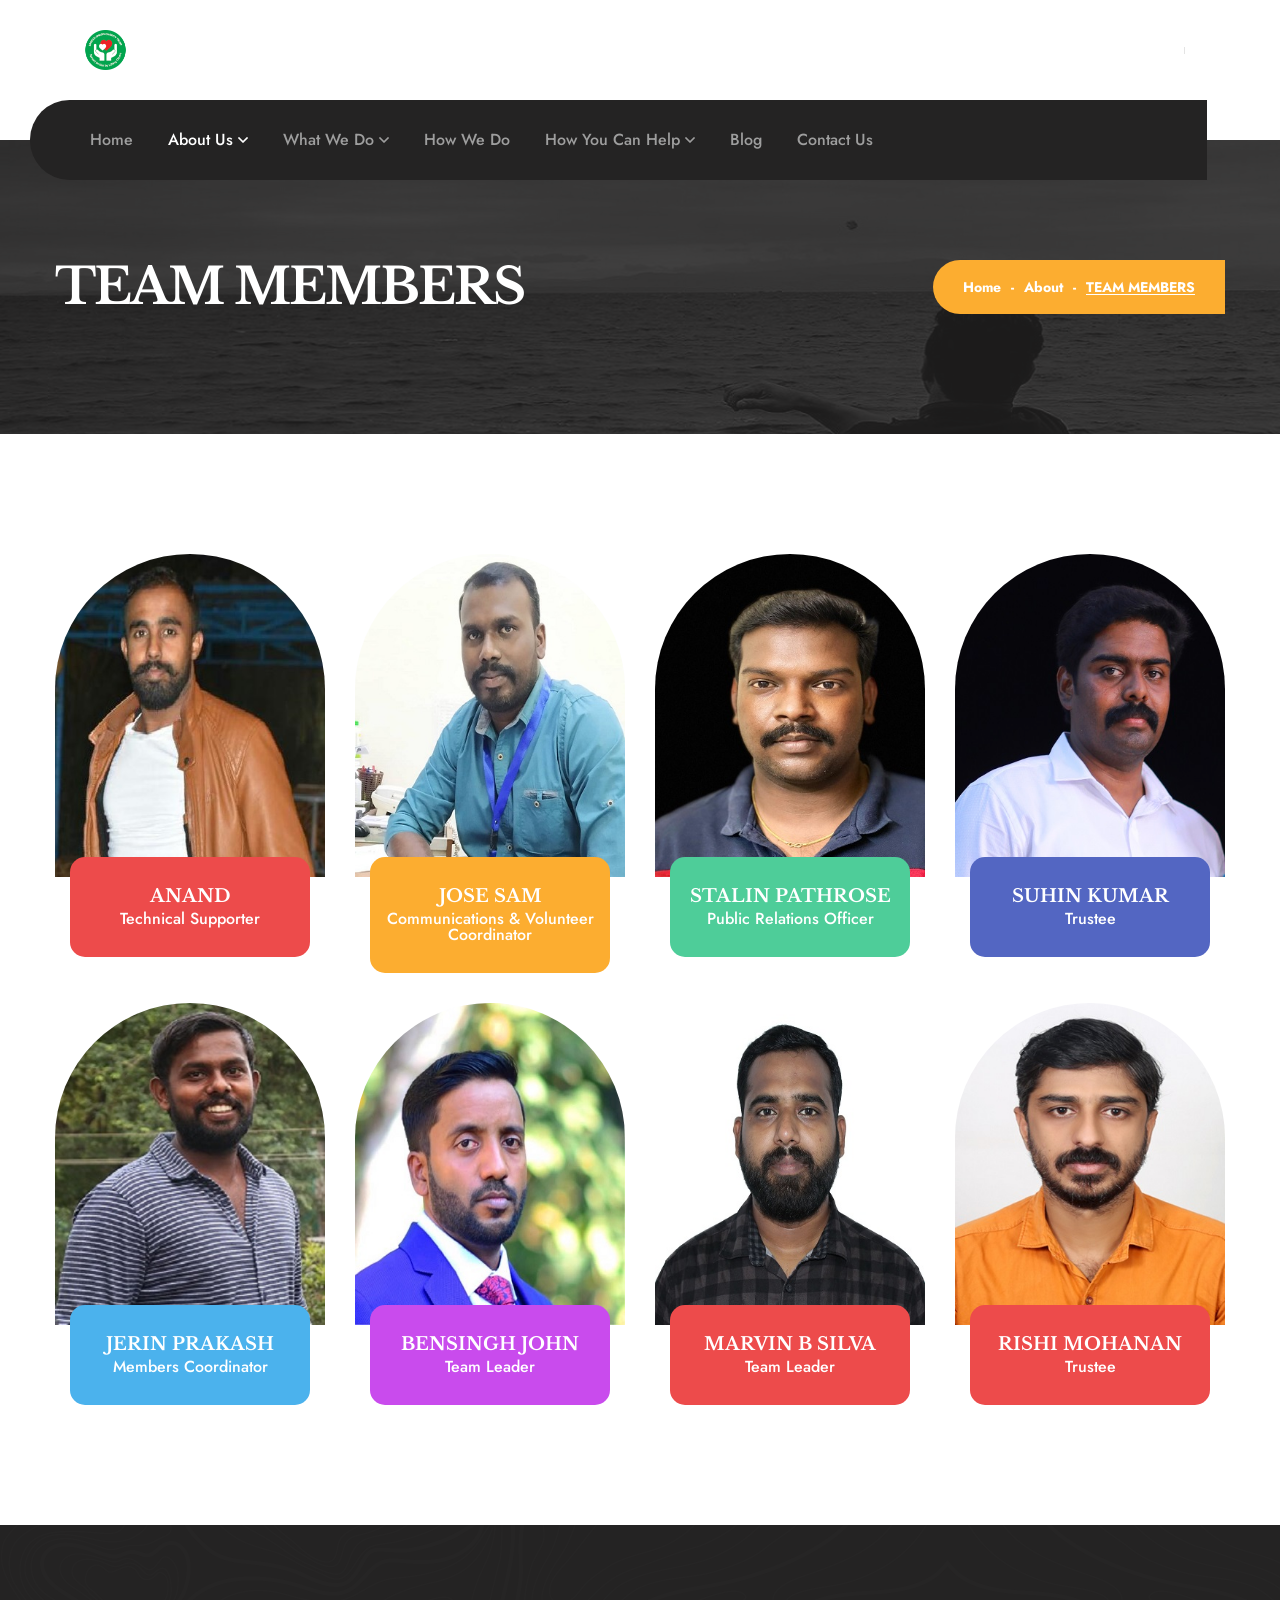
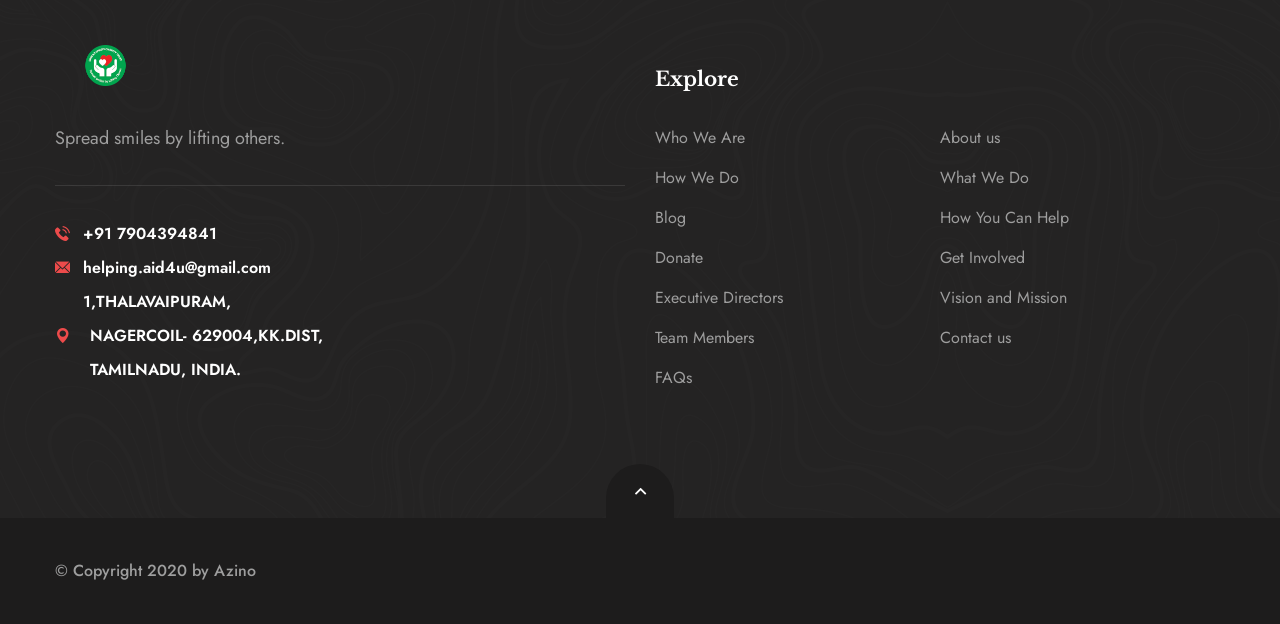
<file: volunteers.html>
<!DOCTYPE html>
<html lang="en">

<head>
    <meta charset="UTF-8">
    <meta name="viewport" content="width=device-width, initial-scale=1.0">
    <title>Volunteers || Spread Smiles By Lifting Others</title>
    <!-- favicons Icons -->
    <link rel="apple-touch-icon" sizes="180x180" href="assets/images/favicons/apple-touch-icon.png">
    <link rel="icon" type="image/png" sizes="32x32" href="assets/images/favicons/favicon-32x32.png">
    <link rel="icon" type="image/png" sizes="16x16" href="assets/images/favicons/favicon-16x16.png">
    <link rel="manifest" href="assets/images/favicons/site.webmanifest">
    <meta name="description" content="Azino Charity HTML Template">

    <!-- fonts -->
    <link href="https://fonts.googleapis.com/css2?family=Jost:ital,wght@0,100;0,200;0,300;0,400;0,500;0,600;0,700;0,800;0,900;1,100;1,200;1,300;1,400;1,500;1,600;1,700;1,800;1,900&family=Libre+Baskerville:ital,wght@0,400;0,700;1,400&display=swap" rel="stylesheet">

    <link rel="stylesheet" href="assets/css/bootstrap.min.css">
    <link rel="stylesheet" href="assets/css/fontawesome-all.min.css">
    <link rel="stylesheet" href="assets/css/swiper.min.css">
    <link rel="stylesheet" href="assets/css/animate.min.css">
    <link rel="stylesheet" href="assets/css/azino-icons.css">
    <link rel="stylesheet" href="assets/css/odometer.min.css">
    <link rel="stylesheet" href="assets/css/magnific-popup.css">
    <link rel="stylesheet" href="assets/css/bootstrap-select.min.css">

    <!-- template styles -->
    <link rel="stylesheet" href="assets/css/main.css">
</head>

<body>
    <div class="preloader">
        <img class="preloader__image" src="assets/images/loader.png" alt="">
    </div><!-- /.preloader -->
<div class="page-wrapper">
        <div class="main-header__two">
            <div class="header-upper">
                <div class="container">
                    <div class="logo-box">
                        <a href="index.html" aria-label="logo image"><img src="assets/images/logo-dark.png" width="101" alt=""></a>
                        <span class="fa fa-bars mobile-nav__toggler"></span>
                    </div><!-- /.logo-box -->

                    <div class="header-info">
                        <!-- <div class="header-info__box">
                            <i class="azino-icon-email1"></i>
                           <div class="header-info__box-content">
                                <h3>Email</h3>
                                <p><a href="mailto:needhelp@azino.com">needhelp@azino.com</a></p>
                            </div><!-- /.header-info__box-content
                        </div><!-- /.header-info__box -->
                        <div class="header-info__box">
                            <!--<i class="azino-icon-calling"></i>
                            <div class="header-info__box-content">
                                <h3>Phone</h3>
                                <p><a href="tel:666-888-0000">666 888 0000</a></p>
                            </div><!-- /.header-info__box-content -->
                        </div><!-- /.header-info__box -->
                        <div class="header-info__box">
                            <!--<i class="azino-icon-address"></i>
                            <div class="header-info__box-content">
                                <h3>Visit</h3>
                                <p>88 Broklyn Golden Street, USA</p>
                            </div><!-- /.header-info__box-content -->
                        </div><!-- /.header-info__box -->
                    </div><!-- /.header-info -->

                </div><!-- /.container -->
            </div><!-- /.header-upper -->
            <nav class="main-menu">
                <div class="container">
                    <ul class="main-menu__list dynamic-radius">
                        <li>
                            <a href="index.html">Home</a>
                            <!--<ul>
                                <li>
                                    <a href="index.html">Home One</a>
                                </li>
                                <li><a href="index-2.html">Home Two</a></li>
                                <li class="dropdown">
                                    <a href="#">Header Styles</a>
                                    <ul>
                                        <li><a href="index.html">Header One</a></li>
                                        <li><a href="index-2.html">Header Two</a></li>
                                    </ul>
                                </li>
                            </ul>-->
                        </li>
                        <li class="dropdown">
                            <a href="about.html">About Us</a>
                            <ul>
                                <li><a href="who-are-we.html">Who Are We</a></li>
                                <li><a href="vision-mission.html">Vision and Mission</a></li>
								<li><a href="team.html">Executive Directors</a></li>
								<li><a href="volunteers.html">Team Members</a></li>
								<li><a href="faqs.html">FAQs</a></li>
                            </ul>
                        </li>
                        <li class="dropdown"><a href="what-we-do.html">What We Do</a>
                            <ul>
                                <li><a href="what-we-do.html">Social welfare</a></li>
                                <li><a href="what-we-do.html">Education</a></li>
								<li><a href="what-we-do.html">Health & Disability support</a></li>
								<li><a href="what-we-do.html">Old Age</a></li>
								<li><a href="what-we-do.html">Environmental Protection</a></li>
                            </ul>
                        </li>
                        <li><a href="how-we-do.html">How We Do</a>
                            <!--<ul>
                                <li><a href="news.html">News</a></li>
                                <li><a href="news-details.html">News Details</a></li>
                            </ul>-->
                        </li>
                        <li class="dropdown"><a href="how-you-can-help.html">How You Can Help</a>
                            <ul>
                                <li><a href="donate.html">Donate</a></li>
                                <li><a href="get-involved.html">Get Involved</a></li>
                            </ul>
                        </li>
                        <li><a href="blog.html">Blog</a>
                        </li>
                        <li><a href="contact.html">Contact Us</a></li>
                        <!--<li class="search-btn search-toggler">
                            <a href="#"><i class="azino-icon-magnifying-glass"></i></a>
                        </li>-->
                    </ul><!-- /.main-menu__list -->
                </div><!-- /.container -->
            </nav>
            <!-- /.main-menu -->
        </div><!-- /.main-header__two -->
		        <div class="stricky-header stricked-menu stricky-header-two">
            <div class="container">
                <div class="logo-box">
                    <a href="index.html"><img src="assets/images/logo-light.png" width="101" alt=""></a>
                </div><!-- /.logo-box -->
                <div class="sticky-header__content"></div><!-- /.sticky-header__content -->
            </div><!-- /.container -->
        </div><!-- /.stricky-header -->

        <section class="page-header">
            <div class="page-header__bg" style="background-image: url(assets/images/backgrounds/page-header-1-1.jpg);"></div>
            <!-- /.page-header__bg -->
            <div class="container">
                <h2>TEAM MEMBERS </h2>
                <ul class="thm-breadcrumb list-unstyled dynamic-radius">
                    <li><a href="index.html">Home</a></li>
                    <li>-</li>
                    <li><a href="about.html">About</a></li>
                    <li>-</li>
                    <li><span>TEAM MEMBERS</span></li>
                </ul><!-- /.thm-breadcrumb list-unstyled -->
            </div><!-- /.container -->
        </section><!-- /.page-header -->

		<section class="team-page pt-120 pb-120">
            <div class="container">
                <div class="team-4-col">
                    <div class="team-card text-center content-bg-1">
                        <div class="team-card__image">
                            <img src="assets/images/team/8. Anand.jpeg" alt="">
                        </div><!-- /.team-card__image -->
                        <div class="team-card__content">
                            <h3>ANAND</h3>
                            <p>Technical Supporter</p>
                        </div><!-- /.team-card__content -->
                    </div><!-- /.team-card -->
                    <div class="team-card text-center content-bg-2">
                        <div class="team-card__image">
                            <img src="assets/images/team/2 JOSE SAM.jpg" alt="">
                        </div><!-- /.team-card__image -->
                        <div class="team-card__content">
                            <h3>JOSE SAM</h3>
                            <p>Communications & Volunteer Coordinator</p>
                        </div><!-- /.team-card__content -->
                    </div><!-- /.team-card -->
                    <div class="team-card text-center content-bg-3">
                        <div class="team-card__image">
                            <img src="assets/images/team/3 STALIN PATHROSE.jpg" alt="">
                        </div><!-- /.team-card__image -->
                        <div class="team-card__content">
                            <h3>STALIN PATHROSE</h3>
                            <p>Public Relations Officer</p>
                        </div><!-- /.team-card__content -->
                    </div><!-- /.team-card -->
                    <div class="team-card text-center content-bg-4">
                        <div class="team-card__image">
                            <img src="assets/images/team/4 SUHIN KUMAR.jpg" alt="">
                        </div><!-- /.team-card__image -->
                        <div class="team-card__content">
                            <h3>SUHIN KUMAR</h3>
                            <p>Trustee</p>
                        </div><!-- /.team-card__content -->
                    </div><!-- /.team-card -->
                    <div class="team-card text-center content-bg-5">
                        <div class="team-card__image">
                            <img src="assets/images/team/5 JERIN PRAKASH.jpg" alt="">
                        </div><!-- /.team-card__image -->
                        <div class="team-card__content">
                            <h3>JERIN PRAKASH</h3>
                            <p>Members Coordinator</p>
                        </div><!-- /.team-card__content -->
                    </div><!-- /.team-card -->
                    <div class="team-card text-center content-bg-6">
                        <div class="team-card__image">
                            <img src="assets/images/team/6 BENSING JOHN.JPG" alt="">
                        </div><!-- /.team-card__image -->
                        <div class="team-card__content">
                            <h3>BENSINGH JOHN </h3>
                            <p>Team Leader</p>
                        </div><!-- /.team-card__content -->
                    </div><!-- /.team-card -->
					<div class="team-card text-center content-bg-1">
                        <div class="team-card__image">
                            <img src="assets/images/team/7 MARVIN B SILVA.jpg" alt="">
                        </div><!-- /.team-card__image -->
                        <div class="team-card__content">
                            <h3>MARVIN B SILVA</h3>
                            <p>Team Leader</p>
                        </div><!-- /.team-card__content -->
                    </div><!-- /.team-card -->
					<div class="team-card text-center content-bg-1">
                        <div class="team-card__image">
                            <img src="assets/images/team/1. Rishi Mohanan.jpg" alt="">
                        </div><!-- /.team-card__image -->
                        <div class="team-card__content">
                            <h3>RISHI MOHANAN </h3>
                            <p>Trustee</p>
                        </div><!-- /.team-card__content -->
                    </div><!-- /.team-card -->
                   </div><!-- /.team-3-col -->
            </div><!-- /.container -->
        </section><!-- /.team-page pt-120 -->

       <section class="site-footer">
            <div class="main-footer pt-142 pb-80">
                <div class="container">
                    <div class="row">
                        <div class="col-lg-6 col-md-6 col-sm-12">
                            <div class="footer-widget mb-40 footer-widget__about">
                                <a href="index.html" aria-label="logo image">
                                    <img src="assets/images/logo-light.png" class="footer-widget__logo" width="101" alt="">
                                </a>
                                <p>Spread smiles by lifting others.</p>
                                <ul class="list-unstyled footer-widget__contact">
                                    <li><a href="tel:9179-04394841"><i class="azino-icon-telephone"></i>+91 7904394841</a></li>
                                    <li><a href="mailto:helping.aid4u@gmail.com"><i class="azino-icon-email"></i>helping.aid4u@gmail.com</a></li>
                                    <li><a href="#"><i class="azino-icon-pin"></i>1,THALAVAIPURAM, <br /> &nbsp; &nbsp;&nbsp;&nbsp;&nbsp;&nbsp;NAGERCOIL- 629004,KK.DIST,<br />&nbsp; &nbsp;&nbsp;&nbsp;&nbsp;&nbsp;TAMILNADU, INDIA.</a></li>
                                </ul><!-- /.footer-widget__contact -->
                            </div><!-- /.footer-widget footer-widget__about -->
                        </div><!-- /.col-lg-3 col-md-6 col-sm-12 -->
                        <div class="col-lg-6 col-md-6 col-sm-12">
                            <div class="footer-widget footer-widget__link mb-40">
                                <h3 class="footer-widget__title">Explore</h3><!-- /.footer-widget__title -->
                                <ul class="list-unstyled footer-widget__link-list">
                                    <li><a href="who-are-we.html">Who We Are</a></li>
                                    <li><a href="about.html">About us</a></li>
                                    <li><a href="how-we-do.html">How We Do</a></li>
                                    <li><a href="what-we-do.html">What We Do</a></li>
                                    <li><a href="blog.html">Blog</a></li>
									<li><a href="how-you-can-help.html">How You Can Help</a></li>
                                    <li><a href="donate.html">Donate</a></li>
									<li><a href="get-involved.html">Get Involved</a></li>
									<li><a href="team.html">Executive Directors</a></li>
									<li><a href="vision-mission.html">Vision and Mission</a></li>
									<li><a href="volunteers.html">Team Members</a></li>
                                    <li><a href="contact.html">Contact us</a></li>
                                    <li><a href="faqs.html">FAQs</a></li>
                                </ul><!-- /.footer-widget__link-list -->
                            </div><!-- /.footer-widget footer-widget__link -->
                        </div><!-- /.col-lg-3 col-md-6 col-sm-12 -->
                    </div><!-- /.row -->
                </div><!-- /.container -->
            </div><!-- /.main-footer -->
            <div class="footer-bottom">
                <div class="container">
                    <span class="scroll-to-top scroll-to-target" data-target="html"><i class="far fa-angle-up"></i></span>
                    <p>© Copyright 2020 by Azino</p>
                </div><!-- /.container -->
            </div><!-- /.footer-bottom -->
        </section><!-- /.site-footer -->

    </div><!-- /.page-wrapper -->
<div class="mobile-nav__wrapper">
        <div class="mobile-nav__overlay mobile-nav__toggler"></div>
        <!-- /.mobile-nav__overlay -->
        <div class="mobile-nav__content">
            <span class="mobile-nav__close mobile-nav__toggler"><i class="far fa-times"></i></span>
            <!-- /.logo-box -->
            <div class="mobile-nav__container"></div>
            <!-- /.mobile-nav__container -->

            <ul class="mobile-nav__contact list-unstyled">
                <li>
                    <i class="azino-icon-email"></i>
                    <a href="mailto:helping.aid4u@gmail.com">helping.aid4u@gmail.com</a>
                </li>
                <li>
                    <i class="azino-icon-telephone"></i>
                    <a href="tel:917904394841 ">+91 7904394841</a>
                </li>
            </ul><!-- /.mobile-nav__contact -->
        </div>
        <!-- /.mobile-nav__content -->
    </div>
    <!-- /.mobile-nav__wrapper -->

    <script src="assets/js/jquery-3.5.1.min.js"></script>
    <script src="assets/js/bootstrap.bundle.min.js"></script>
    <script src="assets/js/swiper.min.js"></script>
    <script src="assets/js/jquery.ajaxchimp.min.js"></script>
    <script src="assets/js/jquery.magnific-popup.min.js"></script>
    <script src="assets/js/jquery.validate.min.js"></script>
    <script src="assets/js/bootstrap-select.min.js"></script>
    <script src="assets/js/wow.js"></script>
    <script src="assets/js/odometer.min.js"></script>
    <script src="assets/js/jquery.appear.min.js"></script>

    <!-- template js -->
    <script src="assets/js/theme.js"></script>
</body>

</html>
</file>
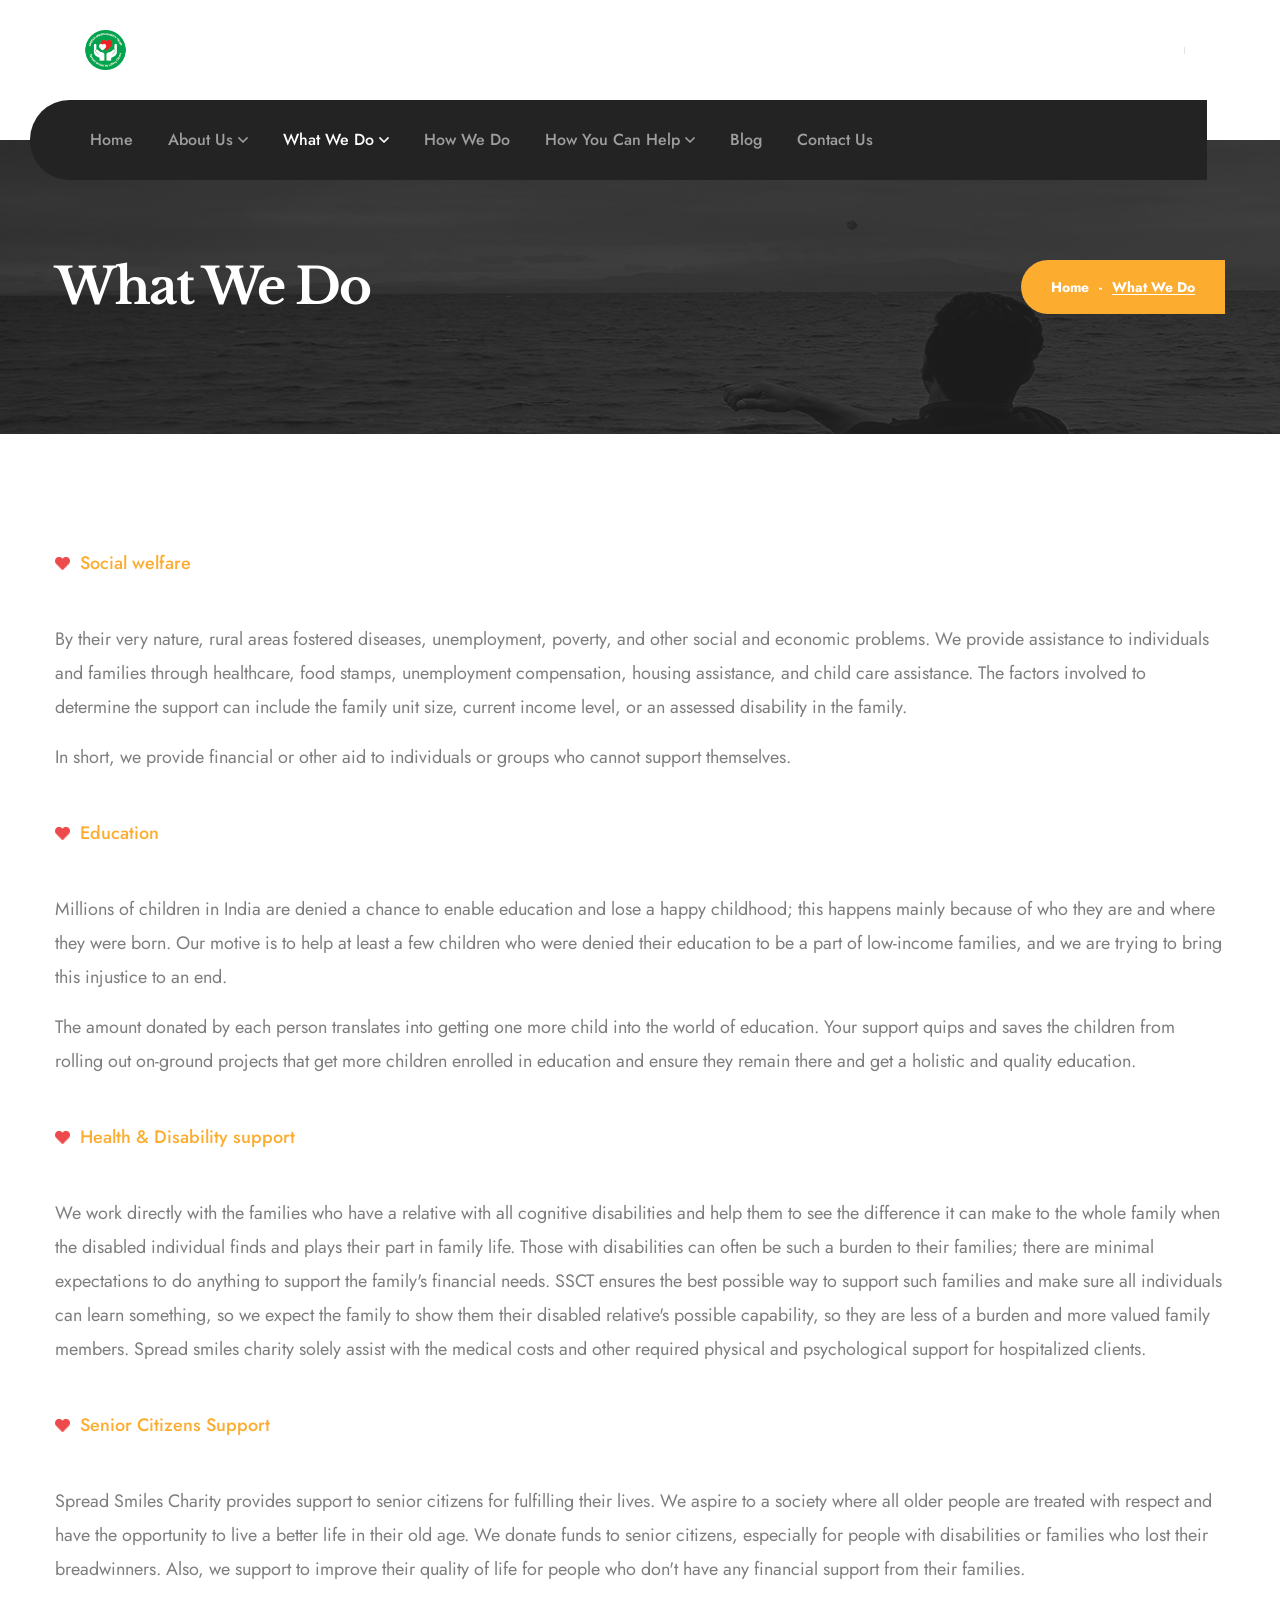
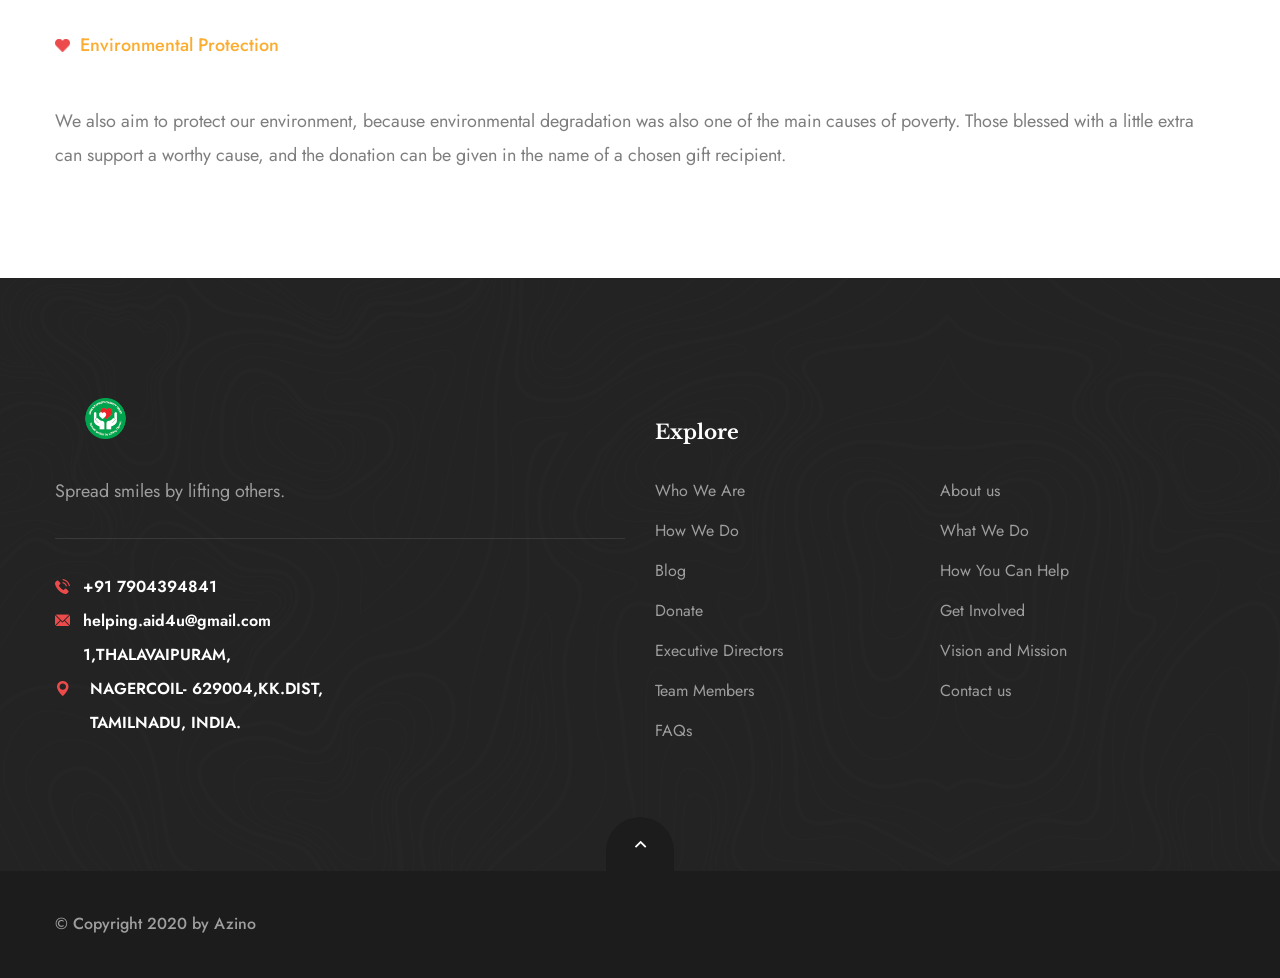
<file: what-we-do.html>
<!DOCTYPE html>
<html lang="en">

<head>
    <meta charset="UTF-8">
    <meta name="viewport" content="width=device-width, initial-scale=1.0">
    <title>What We Do || Spread Smiles By Lifting Others</title>
    <!-- favicons Icons -->
    <link rel="apple-touch-icon" sizes="180x180" href="assets/images/favicons/apple-touch-icon.png">
    <link rel="icon" type="image/png" sizes="32x32" href="assets/images/favicons/favicon-32x32.png">
    <link rel="icon" type="image/png" sizes="16x16" href="assets/images/favicons/favicon-16x16.png">
    <link rel="manifest" href="assets/images/favicons/site.webmanifest">
    <meta name="description" content="Azino Charity HTML Template">

    <!-- fonts -->
    <link href="https://fonts.googleapis.com/css2?family=Jost:ital,wght@0,100;0,200;0,300;0,400;0,500;0,600;0,700;0,800;0,900;1,100;1,200;1,300;1,400;1,500;1,600;1,700;1,800;1,900&family=Libre+Baskerville:ital,wght@0,400;0,700;1,400&display=swap" rel="stylesheet">

    <link rel="stylesheet" href="assets/css/bootstrap.min.css">
    <link rel="stylesheet" href="assets/css/fontawesome-all.min.css">
    <link rel="stylesheet" href="assets/css/swiper.min.css">
    <link rel="stylesheet" href="assets/css/animate.min.css">
    <link rel="stylesheet" href="assets/css/azino-icons.css">
    <link rel="stylesheet" href="assets/css/odometer.min.css">
    <link rel="stylesheet" href="assets/css/magnific-popup.css">
    <link rel="stylesheet" href="assets/css/bootstrap-select.min.css">

    <!-- template styles -->
    <link rel="stylesheet" href="assets/css/main.css">
</head>

<body>
    <div class="preloader">
        <img class="preloader__image" src="assets/images/loader.png" alt="">
    </div><!-- /.preloader -->
<div class="page-wrapper">
        <div class="main-header__two">
            <div class="header-upper">
                <div class="container">
                    <div class="logo-box">
                        <a href="index.html" aria-label="logo image"><img src="assets/images/logo-dark.png" width="101" alt=""></a>
                        <span class="fa fa-bars mobile-nav__toggler"></span>
                    </div><!-- /.logo-box -->

                    <div class="header-info">
                        <!-- <div class="header-info__box">
                            <i class="azino-icon-email1"></i>
                           <div class="header-info__box-content">
                                <h3>Email</h3>
                                <p><a href="mailto:needhelp@azino.com">needhelp@azino.com</a></p>
                            </div><!-- /.header-info__box-content
                        </div><!-- /.header-info__box -->
                        <div class="header-info__box">
                            <!--<i class="azino-icon-calling"></i>
                            <div class="header-info__box-content">
                                <h3>Phone</h3>
                                <p><a href="tel:666-888-0000">666 888 0000</a></p>
                            </div><!-- /.header-info__box-content -->
                        </div><!-- /.header-info__box -->
                        <div class="header-info__box">
                            <!--<i class="azino-icon-address"></i>
                            <div class="header-info__box-content">
                                <h3>Visit</h3>
                                <p>88 Broklyn Golden Street, USA</p>
                            </div><!-- /.header-info__box-content -->
                        </div><!-- /.header-info__box -->
                    </div><!-- /.header-info -->

                </div><!-- /.container -->
            </div><!-- /.header-upper -->
            <nav class="main-menu">
                <div class="container">
                    <ul class="main-menu__list dynamic-radius">
                        <li>
                            <a href="index.html">Home</a>
                            <!--<ul>
                                <li>
                                    <a href="index.html">Home One</a>
                                </li>
                                <li><a href="index-2.html">Home Two</a></li>
                                <li class="dropdown">
                                    <a href="#">Header Styles</a>
                                    <ul>
                                        <li><a href="index.html">Header One</a></li>
                                        <li><a href="index-2.html">Header Two</a></li>
                                    </ul>
                                </li>
                            </ul>-->
                        </li>
                        <li class="dropdown">
                            <a href="about.html">About Us</a>
                            <ul>
                                <li><a href="who-are-we.html">Who Are We</a></li>
                                <li><a href="vision-mission.html">Vision and Mission</a></li>
								<li><a href="team.html">Executive Directors</a></li>
								<li><a href="volunteers.html">Team Members</a></li>
								<li><a href="faqs.html">FAQs</a></li>
                            </ul>
                        </li>
                        <li class="dropdown"><a href="what-we-do.html">What We Do</a>
                            <ul>
                                <li><a href="what-we-do.html">Social welfare</a></li>
                                <li><a href="what-we-do.html">Education</a></li>
								<li><a href="what-we-do.html">Health & Disability support</a></li>
								<li><a href="what-we-do.html">Old Age</a></li>
								<li><a href="what-we-do.html">Environmental Protection</a></li>
                            </ul>
                        </li>
                        <li><a href="how-we-do.html">How We Do</a>
                            <!--<ul>
                                <li><a href="news.html">News</a></li>
                                <li><a href="news-details.html">News Details</a></li>
                            </ul>-->
                        </li>
                        <li class="dropdown"><a href="how-you-can-help.html">How You Can Help</a>
                            <ul>
                                <li><a href="donate.html">Donate</a></li>
                                <li><a href="get-involved.html">Get Involved</a></li>
                            </ul>
                        </li>
                        <li><a href="blog.html">Blog</a>
                        </li>
                        <li><a href="contact.html">Contact Us</a></li>
                        <!--<li class="search-btn search-toggler">
                            <a href="#"><i class="azino-icon-magnifying-glass"></i></a>
                        </li>-->
                    </ul><!-- /.main-menu__list -->
                </div><!-- /.container -->
            </nav>
            <!-- /.main-menu -->
        </div><!-- /.main-header__two -->
		        <div class="stricky-header stricked-menu stricky-header-two">
            <div class="container">
                <div class="logo-box">
                    <a href="index.html"><img src="assets/images/logo-light.png" width="101" alt=""></a>
                </div><!-- /.logo-box -->
                <div class="sticky-header__content"></div><!-- /.sticky-header__content -->
            </div><!-- /.container -->
        </div><!-- /.stricky-header -->
		
        <section class="page-header">
            <div class="page-header__bg" style="background-image: url(assets/images/backgrounds/page-header-1-1.jpg);"></div>
            <!-- /.page-header__bg -->
            <div class="container">
                <h2>What We Do </h2>
                <ul class="thm-breadcrumb list-unstyled dynamic-radius">
                    <li><a href="index.html">Home</a></li>
                    <li>-</li>
                    <li><span>What We Do</span></li>
                </ul><!-- /.thm-breadcrumb list-unstyled -->
            </div><!-- /.container -->
        </section><!-- /.page-header -->

<section class="testimonials-one pt-120 pb-90">
            <div class="container">
                <div class="team-about__top">
                    <div class="row align-items-center">
                        <div class="col-md-12 col-lg-12">
                            <div class="block-title">
                                <p><img src="assets/images/shapes/heart-2-1.png" width="15" alt="">Social welfare</p>
                            </div><!-- /.block-title -->
                        </div><!-- /.col-md-12 col-lg-6 -->
                    </div><!-- /.row -->
                </div><!-- /.team-about__top -->
                <div class="about-team">
					<p>By their very nature, rural areas fostered diseases, unemployment, poverty,          and other social and economic problems. We provide assistance to          individuals and families through healthcare, food stamps, unemployment        compensation, housing assistance, and child care assistance. The factors         involved to determine the support can include the family unit size, current            income level, or an assessed disability in the family.</p>
					<p>In short, we provide financial or other aid to individuals or groups who cannot              support themselves.</p>
				</div>
            </div><!-- /.container -->
			<br />
            <div class="container">
                <div class="team-about__top">
                    <div class="row align-items-center">
                        <div class="col-md-12 col-lg-12">
                            <div class="block-title">
                                <p><img src="assets/images/shapes/heart-2-1.png" width="15" alt="">Education</p>
                            </div><!-- /.block-title -->
                        </div><!-- /.col-md-12 col-lg-6 -->
                    </div><!-- /.row -->
                </div><!-- /.team-about__top -->
                <div class="about-team">
					<p>Millions of children in India are denied a chance to enable education and lose a               happy childhood; this happens mainly because of who they are and where they             were born. Our motive is to help at least a few children who were denied their                education to be a part of low-income families, and we are trying to bring this               injustice to an end. </p>
					<p>The amount donated by each person translates into getting one more child into             the world of education. Your support quips and saves the children from rolling             out on-ground projects that get more children enrolled in education and ensure            they remain there and get a holistic and quality education. </p>
				</div>
            </div><!-- /.container -->
			<br />
			            <div class="container">
                <div class="team-about__top">
                    <div class="row align-items-center">
                        <div class="col-md-12 col-lg-12">
                            <div class="block-title">
                                <p><img src="assets/images/shapes/heart-2-1.png" width="15" alt="">Health & Disability support</p>
                            </div><!-- /.block-title -->
                        </div><!-- /.col-md-12 col-lg-6 -->
                    </div><!-- /.row -->
                </div><!-- /.team-about__top -->
                <div class="about-team">
					<p>We work directly with the families who have a relative with all cognitive             disabilities and help them to see the difference it can make to the whole family               when the disabled individual finds and plays their part in family life. Those with              disabilities can often be such a burden to their families; there are minimal             expectations to do anything to support the family's financial needs. SSCT           ensures the best possible way to support such families and make sure all             individuals can learn something, so we expect the family to show them their             disabled relative's possible capability, so they are less of a burden and more             valued family members. Spread smiles charity solely assist with the medical           costs and other required physical and psychological support for hospitalized          clients.</p>
				</div>
            </div><!-- /.container -->
			<br />
			            <div class="container">
                <div class="team-about__top">
                    <div class="row align-items-center">
                        <div class="col-md-12 col-lg-12">
                            <div class="block-title">
                                <p><img src="assets/images/shapes/heart-2-1.png" width="15" alt="">Senior Citizens Support</p>
                            </div><!-- /.block-title -->
                        </div><!-- /.col-md-12 col-lg-6 -->
                    </div><!-- /.row -->
                </div><!-- /.team-about__top -->
                <div class="about-team">
					<p>Spread Smiles Charity provides support to senior citizens for fulfilling their lives.
We aspire to a society where all older people are treated with respect and have
the opportunity to live a better life in their old age. We donate funds to senior
citizens, especially for people with disabilities or families who lost their
breadwinners. Also, we support to improve their quality of life for people who
don't have any financial support from their families.</p>
				</div>
            </div><!-- /.container -->
			<br />
			            <div class="container">
                <div class="team-about__top">
                    <div class="row align-items-center">
                        <div class="col-md-12 col-lg-12">
                            <div class="block-title">
                                <p><img src="assets/images/shapes/heart-2-1.png" width="15" alt="">Environmental Protection</p>
                            </div><!-- /.block-title -->
                        </div><!-- /.col-md-12 col-lg-6 -->
                    </div><!-- /.row -->
                </div><!-- /.team-about__top -->
                <div class="about-team">
					<p>We also aim to protect our environment, because environmental degradation was also one of the main causes of poverty. Those blessed with a little extra can support a worthy cause, and the donation can be given in the name of a chosen gift recipient.</p>
				</div>
            </div><!-- /.container -->
        </section><!-- /.testimonials-one -->

       <section class="site-footer">
            <div class="main-footer pt-142 pb-80">
                <div class="container">
                    <div class="row">
                        <div class="col-lg-6 col-md-6 col-sm-12">
                            <div class="footer-widget mb-40 footer-widget__about">
                                <a href="index.html" aria-label="logo image">
                                    <img src="assets/images/logo-light.png" class="footer-widget__logo" width="101" alt="">
                                </a>
                                <p>Spread smiles by lifting others.</p>
                                <ul class="list-unstyled footer-widget__contact">
                                    <li><a href="tel:9179-04394841"><i class="azino-icon-telephone"></i>+91 7904394841</a></li>
                                    <li><a href="mailto:helping.aid4u@gmail.com"><i class="azino-icon-email"></i>helping.aid4u@gmail.com</a></li>
                                    <li><a href="#"><i class="azino-icon-pin"></i>1,THALAVAIPURAM, <br /> &nbsp; &nbsp;&nbsp;&nbsp;&nbsp;&nbsp;NAGERCOIL- 629004,KK.DIST,<br />&nbsp; &nbsp;&nbsp;&nbsp;&nbsp;&nbsp;TAMILNADU, INDIA.</a></li>
                                </ul><!-- /.footer-widget__contact -->
                            </div><!-- /.footer-widget footer-widget__about -->
                        </div><!-- /.col-lg-3 col-md-6 col-sm-12 -->
                        <div class="col-lg-6 col-md-6 col-sm-12">
                            <div class="footer-widget footer-widget__link mb-40">
                                <h3 class="footer-widget__title">Explore</h3><!-- /.footer-widget__title -->
                                <ul class="list-unstyled footer-widget__link-list">
                                    <li><a href="who-are-we.html">Who We Are</a></li>
                                    <li><a href="about.html">About us</a></li>
                                    <li><a href="how-we-do.html">How We Do</a></li>
                                    <li><a href="what-we-do.html">What We Do</a></li>
                                    <li><a href="blog.html">Blog</a></li>
									<li><a href="how-you-can-help.html">How You Can Help</a></li>
                                    <li><a href="donate.html">Donate</a></li>
									<li><a href="get-involved.html">Get Involved</a></li>
									<li><a href="team.html">Executive Directors</a></li>
									<li><a href="vision-mission.html">Vision and Mission</a></li>
									<li><a href="volunteers.html">Team Members</a></li>
                                    <li><a href="contact.html">Contact us</a></li>
                                    <li><a href="faqs.html">FAQs</a></li>
                                </ul><!-- /.footer-widget__link-list -->
                            </div><!-- /.footer-widget footer-widget__link -->
                        </div><!-- /.col-lg-3 col-md-6 col-sm-12 -->
                    </div><!-- /.row -->
                </div><!-- /.container -->
            </div><!-- /.main-footer -->
            <div class="footer-bottom">
                <div class="container">
                    <span class="scroll-to-top scroll-to-target" data-target="html"><i class="far fa-angle-up"></i></span>
                    <p>© Copyright 2020 by Azino</p>
                </div><!-- /.container -->
            </div><!-- /.footer-bottom -->
        </section><!-- /.site-footer -->

    </div><!-- /.page-wrapper -->
<div class="mobile-nav__wrapper">
        <div class="mobile-nav__overlay mobile-nav__toggler"></div>
        <!-- /.mobile-nav__overlay -->
        <div class="mobile-nav__content">
            <span class="mobile-nav__close mobile-nav__toggler"><i class="far fa-times"></i></span>
            <!-- /.logo-box -->
            <div class="mobile-nav__container"></div>
            <!-- /.mobile-nav__container -->

            <ul class="mobile-nav__contact list-unstyled">
                <li>
                    <i class="azino-icon-email"></i>
                    <a href="mailto:helping.aid4u@gmail.com">helping.aid4u@gmail.com</a>
                </li>
                <li>
                    <i class="azino-icon-telephone"></i>
                    <a href="tel:917904394841 ">+91 7904394841</a>
                </li>
            </ul><!-- /.mobile-nav__contact -->
        </div>
        <!-- /.mobile-nav__content -->
    </div>
    <!-- /.mobile-nav__wrapper -->

    <script src="assets/js/jquery-3.5.1.min.js"></script>
    <script src="assets/js/bootstrap.bundle.min.js"></script>
    <script src="assets/js/swiper.min.js"></script>
    <script src="assets/js/jquery.ajaxchimp.min.js"></script>
    <script src="assets/js/jquery.magnific-popup.min.js"></script>
    <script src="assets/js/jquery.validate.min.js"></script>
    <script src="assets/js/bootstrap-select.min.js"></script>
    <script src="assets/js/wow.js"></script>
    <script src="assets/js/odometer.min.js"></script>
    <script src="assets/js/jquery.appear.min.js"></script>

    <!-- template js -->
    <script src="assets/js/theme.js"></script>
</body>

</html>
</file>
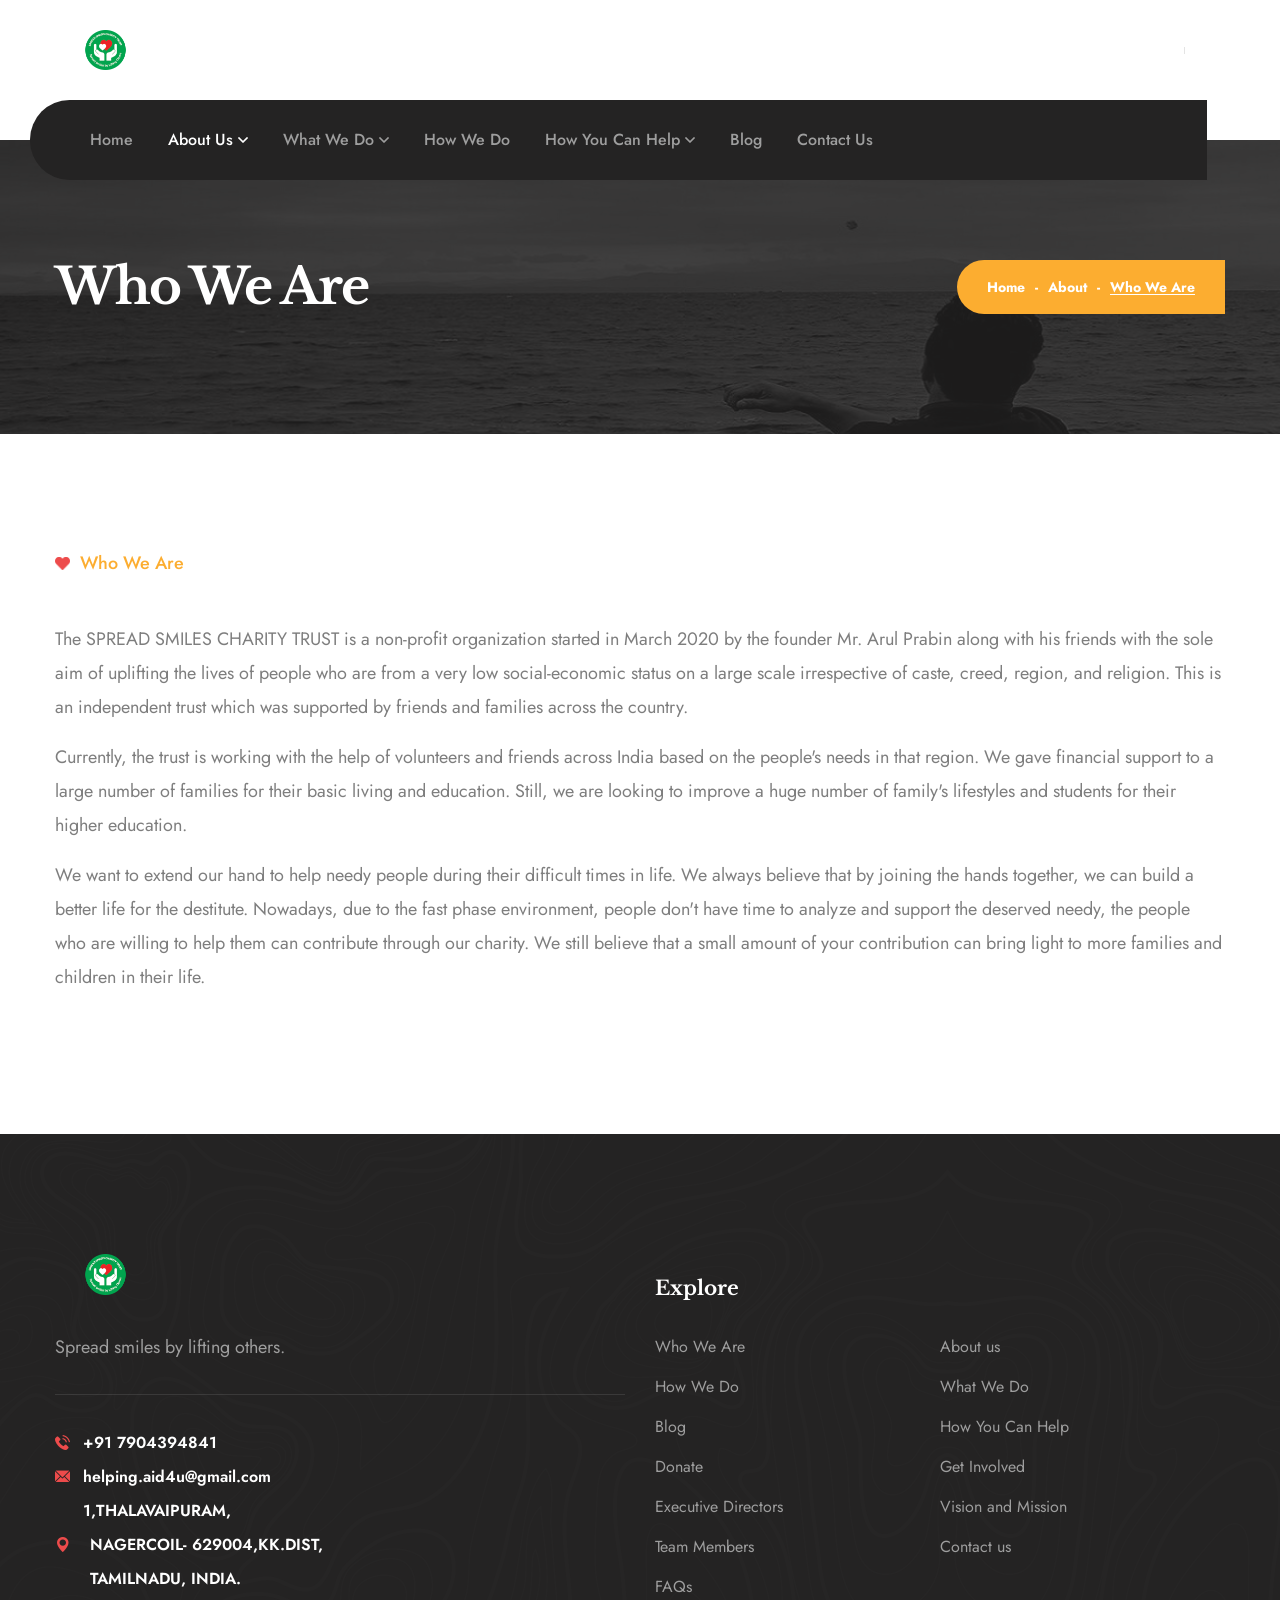
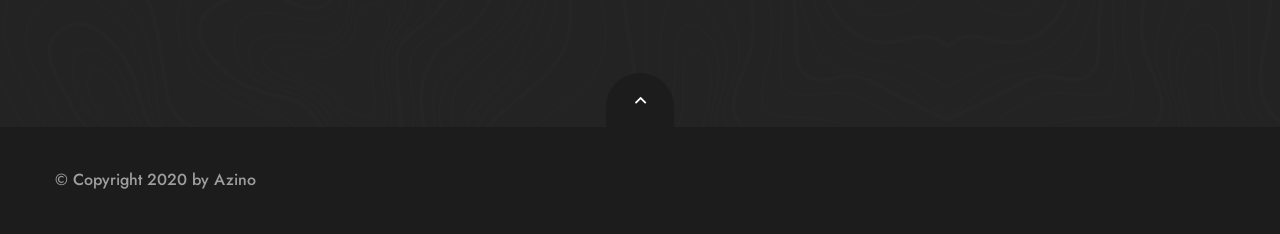
<file: who-are-we.html>
<!DOCTYPE html>
<html lang="en">

<head>
    <meta charset="UTF-8">
    <meta name="viewport" content="width=device-width, initial-scale=1.0">
    <title>Who We Are || Spread Smiles By Lifting Others</title>
    <!-- favicons Icons -->
    <link rel="apple-touch-icon" sizes="180x180" href="assets/images/favicons/apple-touch-icon.png">
    <link rel="icon" type="image/png" sizes="32x32" href="assets/images/favicons/favicon-32x32.png">
    <link rel="icon" type="image/png" sizes="16x16" href="assets/images/favicons/favicon-16x16.png">
    <link rel="manifest" href="assets/images/favicons/site.webmanifest">
    <meta name="description" content="Azino Charity HTML Template">

    <!-- fonts -->
    <link href="https://fonts.googleapis.com/css2?family=Jost:ital,wght@0,100;0,200;0,300;0,400;0,500;0,600;0,700;0,800;0,900;1,100;1,200;1,300;1,400;1,500;1,600;1,700;1,800;1,900&family=Libre+Baskerville:ital,wght@0,400;0,700;1,400&display=swap" rel="stylesheet">

    <link rel="stylesheet" href="assets/css/bootstrap.min.css">
    <link rel="stylesheet" href="assets/css/fontawesome-all.min.css">
    <link rel="stylesheet" href="assets/css/swiper.min.css">
    <link rel="stylesheet" href="assets/css/animate.min.css">
    <link rel="stylesheet" href="assets/css/azino-icons.css">
    <link rel="stylesheet" href="assets/css/odometer.min.css">
    <link rel="stylesheet" href="assets/css/magnific-popup.css">
    <link rel="stylesheet" href="assets/css/bootstrap-select.min.css">

    <!-- template styles -->
    <link rel="stylesheet" href="assets/css/main.css">
</head>

<body>
    <div class="preloader">
        <img class="preloader__image" src="assets/images/loader.png" alt="">
    </div><!-- /.preloader -->
<div class="page-wrapper">
        <div class="main-header__two">
            <div class="header-upper">
                <div class="container">
                    <div class="logo-box">
                        <a href="index.html" aria-label="logo image"><img src="assets/images/logo-dark.png" width="101" alt=""></a>
                        <span class="fa fa-bars mobile-nav__toggler"></span>
                    </div><!-- /.logo-box -->

                    <div class="header-info">
                        <!-- <div class="header-info__box">
                            <i class="azino-icon-email1"></i>
                           <div class="header-info__box-content">
                                <h3>Email</h3>
                                <p><a href="mailto:needhelp@azino.com">needhelp@azino.com</a></p>
                            </div><!-- /.header-info__box-content
                        </div><!-- /.header-info__box -->
                        <div class="header-info__box">
                            <!--<i class="azino-icon-calling"></i>
                            <div class="header-info__box-content">
                                <h3>Phone</h3>
                                <p><a href="tel:666-888-0000">666 888 0000</a></p>
                            </div><!-- /.header-info__box-content -->
                        </div><!-- /.header-info__box -->
                        <div class="header-info__box">
                            <!--<i class="azino-icon-address"></i>
                            <div class="header-info__box-content">
                                <h3>Visit</h3>
                                <p>88 Broklyn Golden Street, USA</p>
                            </div><!-- /.header-info__box-content -->
                        </div><!-- /.header-info__box -->
                    </div><!-- /.header-info -->

                </div><!-- /.container -->
            </div><!-- /.header-upper -->
            <nav class="main-menu">
                <div class="container">
                    <ul class="main-menu__list dynamic-radius">
                        <li>
                            <a href="index.html">Home</a>
                            <!--<ul>
                                <li>
                                    <a href="index.html">Home One</a>
                                </li>
                                <li><a href="index-2.html">Home Two</a></li>
                                <li class="dropdown">
                                    <a href="#">Header Styles</a>
                                    <ul>
                                        <li><a href="index.html">Header One</a></li>
                                        <li><a href="index-2.html">Header Two</a></li>
                                    </ul>
                                </li>
                            </ul>-->
                        </li>
                        <li class="dropdown">
                            <a href="about.html">About Us</a>
                            <ul>
                                <li><a href="who-are-we.html">Who Are We</a></li>
                                <li><a href="vision-mission.html">Vision and Mission</a></li>
								<li><a href="team.html">Executive Directors</a></li>
								<li><a href="volunteers.html">Team Members</a></li>
								<li><a href="faqs.html">FAQs</a></li>
                            </ul>
                        </li>
                        <li class="dropdown"><a href="what-we-do.html">What We Do</a>
                            <ul>
                                <li><a href="what-we-do.html">Social welfare</a></li>
                                <li><a href="what-we-do.html">Education</a></li>
								<li><a href="what-we-do.html">Health & Disability support</a></li>
								<li><a href="what-we-do.html">Old Age</a></li>
								<li><a href="what-we-do.html">Environmental Protection</a></li>
                            </ul>
                        </li>
                        <li><a href="how-we-do.html">How We Do</a>
                            <!--<ul>
                                <li><a href="news.html">News</a></li>
                                <li><a href="news-details.html">News Details</a></li>
                            </ul>-->
                        </li>
                        <li class="dropdown"><a href="how-you-can-help.html">How You Can Help</a>
                            <ul>
                                <li><a href="donate.html">Donate</a></li>
                                <li><a href="get-involved.html">Get Involved</a></li>
                            </ul>
                        </li>
                        <li><a href="blog.html">Blog</a>
                        </li>
                        <li><a href="contact.html">Contact Us</a></li>
                        <!--<li class="search-btn search-toggler">
                            <a href="#"><i class="azino-icon-magnifying-glass"></i></a>
                        </li>-->
                    </ul><!-- /.main-menu__list -->
                </div><!-- /.container -->
            </nav>
            <!-- /.main-menu -->
        </div><!-- /.main-header__two -->
		
		        <div class="stricky-header stricked-menu stricky-header-two">
            <div class="container">
                <div class="logo-box">
                    <a href="index.html"><img src="assets/images/logo-light.png" width="101" alt=""></a>
                </div><!-- /.logo-box -->
                <div class="sticky-header__content"></div><!-- /.sticky-header__content -->
            </div><!-- /.container -->
        </div><!-- /.stricky-header -->
        
		<section class="page-header">
            <div class="page-header__bg" style="background-image: url(assets/images/backgrounds/page-header-1-1.jpg);"></div>
            <!-- /.page-header__bg -->
            <div class="container">
                <h2>Who We Are </h2>
                <ul class="thm-breadcrumb list-unstyled dynamic-radius">
                    <li><a href="index.html">Home</a></li>
                    <li>-</li>
                    <li><a href="about.html">About</a></li>
                    <li>-</li>
                    <li><span>Who We Are</span></li>
                </ul><!-- /.thm-breadcrumb list-unstyled -->
            </div><!-- /.container -->
        </section><!-- /.page-header -->

		<section class="testimonials-one pt-120 pb-90">
            <div class="container">
                <div class="team-about__top">
                    <div class="row align-items-center">
                        <div class="col-md-12 col-lg-12">
                            <div class="block-title">
                                <p><img src="assets/images/shapes/heart-2-1.png" width="15" alt="">Who We Are</p>
                            </div><!-- /.block-title -->
                        </div><!-- /.col-md-12 col-lg-6 -->
                    </div><!-- /.row -->
                </div><!-- /.team-about__top -->
                <div class="about-team">
					<p>The SPREAD SMILES CHARITY TRUST is a non-profit organization started in           March 2020 by the founder Mr. Arul Prabin along with his friends with the sole               aim of uplifting the lives of people who are from a very low social-economic              status on a large scale irrespective of caste, creed, region, and religion. This is              
an independent trust which was supported by friends and families across the            country. </p>
					<p>Currently, the trust is working with the help of volunteers and friends across India              based on the people's needs in that region. We gave financial support to a large               number of families for their basic living and education. Still, we are looking to              improve a huge number of family's lifestyles and students for their higher education.</p>
					<p>We want to extend our hand to help needy people during their difficult times in life.                We always believe that by joining the hands together, we can build a better life for the                 destitute. Nowadays, due to the fast phase environment, people don't have time to             analyze and support the deserved needy, the people who are willing to help them can               contribute through our charity. We still believe that a small amount of your             contribution can bring light to more families and children in their life. </p>
				</div>
            </div><!-- /.container -->
			<br />
        </section><!-- /.testimonials-one -->

        <section class="site-footer">
            <div class="main-footer pt-142 pb-80">
                <div class="container">
                    <div class="row">
                        <div class="col-lg-6 col-md-6 col-sm-12">
                            <div class="footer-widget mb-40 footer-widget__about">
                                <a href="index.html" aria-label="logo image">
                                    <img src="assets/images/logo-light.png" class="footer-widget__logo" width="101" alt="">
                                </a>
                                <p>Spread smiles by lifting others.</p>
                                <ul class="list-unstyled footer-widget__contact">
                                    <li><a href="tel:9179-04394841"><i class="azino-icon-telephone"></i>+91 7904394841</a></li>
                                    <li><a href="mailto:helping.aid4u@gmail.com"><i class="azino-icon-email"></i>helping.aid4u@gmail.com</a></li>
                                    <li><a href="#"><i class="azino-icon-pin"></i>1,THALAVAIPURAM, <br /> &nbsp; &nbsp;&nbsp;&nbsp;&nbsp;&nbsp;NAGERCOIL- 629004,KK.DIST,<br />&nbsp; &nbsp;&nbsp;&nbsp;&nbsp;&nbsp;TAMILNADU, INDIA.</a></li>
                                </ul><!-- /.footer-widget__contact -->
                            </div><!-- /.footer-widget footer-widget__about -->
                        </div><!-- /.col-lg-3 col-md-6 col-sm-12 -->
                        <div class="col-lg-6 col-md-6 col-sm-12">
                            <div class="footer-widget footer-widget__link mb-40">
                                <h3 class="footer-widget__title">Explore</h3><!-- /.footer-widget__title -->
                                <ul class="list-unstyled footer-widget__link-list">
                                    <li><a href="who-are-we.html">Who We Are</a></li>
                                    <li><a href="about.html">About us</a></li>
                                    <li><a href="how-we-do.html">How We Do</a></li>
                                    <li><a href="what-we-do.html">What We Do</a></li>
                                    <li><a href="blog.html">Blog</a></li>
									<li><a href="how-you-can-help.html">How You Can Help</a></li>
                                    <li><a href="donate.html">Donate</a></li>
									<li><a href="get-involved.html">Get Involved</a></li>
									<li><a href="team.html">Executive Directors</a></li>
									<li><a href="vision-mission.html">Vision and Mission</a></li>
									<li><a href="volunteers.html">Team Members</a></li>
                                    <li><a href="contact.html">Contact us</a></li>
                                    <li><a href="faqs.html">FAQs</a></li>
                                </ul><!-- /.footer-widget__link-list -->
                            </div><!-- /.footer-widget footer-widget__link -->
                        </div><!-- /.col-lg-3 col-md-6 col-sm-12 -->
                    </div><!-- /.row -->
                </div><!-- /.container -->
            </div><!-- /.main-footer -->
            <div class="footer-bottom">
                <div class="container">
                    <span class="scroll-to-top scroll-to-target" data-target="html"><i class="far fa-angle-up"></i></span>
                    <p>© Copyright 2020 by Azino</p>
                </div><!-- /.container -->
            </div><!-- /.footer-bottom -->
        </section><!-- /.site-footer -->

    </div><!-- /.page-wrapper -->
<div class="mobile-nav__wrapper">
        <div class="mobile-nav__overlay mobile-nav__toggler"></div>
        <!-- /.mobile-nav__overlay -->
        <div class="mobile-nav__content">
            <span class="mobile-nav__close mobile-nav__toggler"><i class="far fa-times"></i></span>
            <!-- /.logo-box -->
            <div class="mobile-nav__container"></div>
            <!-- /.mobile-nav__container -->

            <ul class="mobile-nav__contact list-unstyled">
                <li>
                    <i class="azino-icon-email"></i>
                    <a href="mailto:helping.aid4u@gmail.com">helping.aid4u@gmail.com</a>
                </li>
                <li>
                    <i class="azino-icon-telephone"></i>
                    <a href="tel:917904394841 ">+91 7904394841</a>
                </li>
            </ul><!-- /.mobile-nav__contact -->
        </div>
        <!-- /.mobile-nav__content -->
    </div>
    <!-- /.mobile-nav__wrapper -->

    <script src="assets/js/jquery-3.5.1.min.js"></script>
    <script src="assets/js/bootstrap.bundle.min.js"></script>
    <script src="assets/js/swiper.min.js"></script>
    <script src="assets/js/jquery.ajaxchimp.min.js"></script>
    <script src="assets/js/jquery.magnific-popup.min.js"></script>
    <script src="assets/js/jquery.validate.min.js"></script>
    <script src="assets/js/bootstrap-select.min.js"></script>
    <script src="assets/js/wow.js"></script>
    <script src="assets/js/odometer.min.js"></script>
    <script src="assets/js/jquery.appear.min.js"></script>

    <!-- template js -->
    <script src="assets/js/theme.js"></script>
</body>

</html>
</file>
<file: assets/css/azino-icons.css>
@font-face {
  font-family: 'azino-icon';
  src:  url('../fonts/azino-icon.eot?7icgw');
  src:  url('../fonts/azino-icon.eot?7icgw#iefix') format('embedded-opentype'),
    url('../fonts/azino-icon.ttf?7icgw') format('truetype'),
    url('../fonts/azino-icon.woff?7icgw') format('woff'),
    url('../fonts/azino-icon.svg?7icgw#azino-icon') format('svg');
  font-weight: normal;
  font-style: normal;
  font-display: block;
}

[class^="azino-icon-"], [class*=" azino-icon-"] {
  /* use !important to prevent issues with browser extensions that change fonts */
  font-family: 'azino-icon' !important;
  speak: never;
  font-style: normal;
  font-weight: normal;
  font-variant: normal;
  text-transform: none;
  line-height: 1;

  /* Better Font Rendering =========== */
  -webkit-font-smoothing: antialiased;
  -moz-osx-font-smoothing: grayscale;
}

.azino-icon-calling:before {
  content: "\e912";
}
.azino-icon-email1:before {
  content: "\e913";
}
.azino-icon-support:before {
  content: "\e90f";
}
.azino-icon-contact:before {
  content: "\e90d";
}
.azino-icon-address:before {
  content: "\e90e";
}
.azino-icon-email:before {
  content: "\e900";
}
.azino-icon-magnifying-glass:before {
  content: "\e901";
}
.azino-icon-telephone:before {
  content: "\e902";
}
.azino-icon-water-bottle:before {
  content: "\e903";
}
.azino-icon-hamburger:before {
  content: "\e904";
}
.azino-icon-reading-book:before {
  content: "\e905";
}
.azino-icon-stethoscope:before {
  content: "\e906";
}
.azino-icon-confirmation:before {
  content: "\e907";
}
.azino-icon-share:before {
  content: "\e908";
}
.azino-icon-charity:before {
  content: "\e909";
}
.azino-icon-dove:before {
  content: "\e90a";
}
.azino-icon-family:before {
  content: "\e90b";
}
.azino-icon-pin:before {
  content: "\e90c";
}
.azino-icon-pin1:before {
  content: "\e910";
}
.azino-icon-clock:before {
  content: "\e911";
}
</file>
<file: assets/css/main.css>
/*--------------------------------------------------------------
>>> TABLE OF CONTENTS:
----------------------------------------------------------------
# Utility
# Cards
# Common
# Form
# Navigations
# Mobile Nav
# Search Popup
# Main Slider
# Page Header
# Google Map
# Client Carousel
# Event
# Gallery
# Blog Details
# Blog Sidebar
# Footer
# FAQ
# Fact counter
# Cause Details
# About
# Testimonials
# Call to Action
# Donate Options
# Services
# Price
--------------------------------------------------------------*/
/*--------------------------------------------------------------
# Utility
--------------------------------------------------------------*/
.mt-20 {
  margin-top: 20px;
}

.mt-30 {
  margin-top: 30px;
}

.mt-40 {
  margin-top: 40px;
}

.mt-50 {
  margin-top: 50px;
}

.mt-60 {
  margin-top: 60px;
}

.mt-80 {
  margin-top: 80px;
}

.mt-120 {
  margin-top: 120px;
}

.mt--60 {
  margin-top: -60px;
}

.mt--120 {
  margin-top: -120px;
}

.mb-20 {
  margin-bottom: 20px;
}

.mb-30 {
  margin-bottom: 30px;
}

.mb-40 {
  margin-bottom: 40px;
}

.mb-50 {
  margin-bottom: 50px;
}

.mb-60 {
  margin-bottom: 60px;
}

.mb-80 {
  margin-bottom: 80px;
}

.mb-120 {
  margin-bottom: 120px;
}

.mb--60 {
  margin-bottom: -60px;
}

.mb--120 {
  margin-bottom: -120px;
}

.pt-20 {
  padding-top: 20px;
}

.pt-30 {
  padding-top: 30px;
}

.pt-40 {
  padding-top: 40px;
}

.pt-50 {
  padding-top: 50px;
}

.pt-60 {
  padding-top: 60px;
}

.pt-80 {
  padding-top: 80px;
}

.pt-110 {
  padding-top: 110px;
}

.pt-115 {
  padding-top: 115px;
}

.pt-120 {
  padding-top: 120px;
}

.pt-142 {
  padding-top: 142px;
}

.pb-20 {
  padding-bottom: 20px;
}

.pb-30 {
  padding-bottom: 30px;
}

.pb-40 {
  padding-bottom: 40px;
}

.pb-50 {
  padding-bottom: 50px;
}

.pb-60 {
  padding-bottom: 60px;
}

.pb-80 {
  padding-bottom: 80px;
}

.pb-90 {
  padding-bottom: 90px;
}

.pb-110 {
  padding-bottom: 110px;
}

.pb-115 {
  padding-bottom: 115px;
}

.pb-120 {
  padding-bottom: 120px;
}

.pl-5 {
  padding-left: 5px;
}

.pl-10 {
  padding-left: 10px;
}

.pl-15 {
  padding-left: 15px;
}

.pl-20 {
  padding-left: 20px;
}

.pl-30 {
  padding-left: 30px;
}

.pr-5 {
  padding-right: 5px;
}

.pr-10 {
  padding-right: 10px;
}

.pr-15 {
  padding-right: 15px;
}

.pr-20 {
  padding-right: 20px;
}

.pr-30 {
  padding-right: 30px;
}

/*--------------------------------------------------------------
# Cards
--------------------------------------------------------------*/
.gallery-card {
  position: relative;
  overflow: hidden;
  border-radius: 15px;
}

.gallery-card > img {
  width: 100%;
}

.gallery-card:hover .gallery-content {
  -webkit-transform: scale(1, 1);
          transform: scale(1, 1);
  opacity: 1;
  -webkit-transform-origin: bottom center;
          transform-origin: bottom center;
}

.gallery-content {
  position: absolute;
  top: 0;
  left: 0;
  right: 0;
  bottom: 0;
  background-color: RGBA(var(--thm-primary-rgb), 0.9);
  display: -webkit-box;
  display: -ms-flexbox;
  display: flex;
  -webkit-box-pack: center;
      -ms-flex-pack: center;
          justify-content: center;
  -webkit-box-align: center;
      -ms-flex-align: center;
          align-items: center;
  text-align: center;
  -webkit-transition: opacity 500ms ease, -webkit-transform 500ms ease;
  transition: opacity 500ms ease, -webkit-transform 500ms ease;
  transition: transform 500ms ease, opacity 500ms ease;
  transition: transform 500ms ease, opacity 500ms ease, -webkit-transform 500ms ease;
  -webkit-transform: scale(1, 0);
          transform: scale(1, 0);
  opacity: 0;
  -webkit-transform-origin: top center;
          transform-origin: top center;
}

.gallery-content > a {
  font-size: 32px;
  color: #fff;
  -webkit-transition: 500ms;
  transition: 500ms;
}

.gallery-content > a:hover {
  color: var(--thm-base);
}

.video-card {
  background-color: var(--thm-black);
  position: relative;
}

.video-card__bg {
  position: absolute;
  top: 0;
  left: 0;
  right: 0;
  bottom: 0;
  -webkit-filter: grayscale(100%);
          filter: grayscale(100%);
  opacity: 0.2;
  background-repeat: no-repeat;
  background-size: cover;
  background-attachment: fixed;
}

.video-card .container {
  position: relative;
}

.video-card .container p {
  display: -webkit-box;
  display: -ms-flexbox;
  display: flex;
  -webkit-box-align: center;
      -ms-flex-align: center;
          align-items: center;
  -webkit-box-pack: center;
      -ms-flex-pack: center;
          justify-content: center;
  color: var(--thm-base);
  font-size: 18px;
  font-weight: 500;
  margin: 0;
  line-height: 1;
  margin-bottom: 15px;
}

.video-card .container p img {
  margin-right: 10px;
}

.video-card .container h3 {
  margin: 0;
  color: #fff;
  letter-spacing: -0.04em;
  font-size: 60px;
  font-weight: bold;
  margin-bottom: 45px;
}

@media (max-width: 575px) {
  .video-card .container h3 {
    font-size: 40px;
  }
  .video-card .container h3 br {
    display: none;
  }
}

@media (max-width: 375px) {
  .video-card .container h3 {
    font-size: 30px;
  }
}

.video-card__btn-block {
  display: -webkit-box;
  display: -ms-flexbox;
  display: flex;
  -webkit-box-align: center;
      -ms-flex-align: center;
          align-items: center;
  -webkit-box-pack: center;
      -ms-flex-pack: center;
          justify-content: center;
}

.video-card__btn {
  width: 63px;
  height: 63px;
  border-radius: 50%;
  display: -webkit-box;
  display: -ms-flexbox;
  display: flex;
  -webkit-box-align: center;
      -ms-flex-align: center;
          align-items: center;
  -webkit-box-pack: center;
      -ms-flex-pack: center;
          justify-content: center;
  text-align: center;
  font-size: 12px;
  margin-left: 30px;
  background-color: var(--thm-primary);
  color: #fff;
}

.video-card__btn:hover {
  color: var(--thm-primary);
  background-color: #fff;
}

.video-card-two {
  padding-top: 100px;
  position: relative;
  z-index: 11;
}

.video-card-two .inner-container {
  background-position: top right;
  background-repeat: no-repeat;
  background-color: #242323;
  padding-left: 20px;
  padding-top: 20px;
  padding-right: 65px;
  padding-bottom: 20px;
  position: relative;
  z-index: 11;
}

@media (max-width: 991px) {
  .video-card-two .inner-container {
    padding-top: 40px;
    padding-bottom: 30px;
    text-align: center;
    padding-right: 20px;
    border-radius: 15px !important;
  }
}

.video-card-two h3 {
  margin: 0;
  font-size: 36px;
  line-height: 50px;
  letter-spacing: -0.05em;
  font-weight: bold;
  color: #fff;
  padding-left: 22px;
  position: relative;
  left: 30px;
}

@media (max-width: 1199px) {
  .video-card-two h3 {
    left: 0;
    font-size: 30px;
    line-height: 1.5;
  }
}

@media (max-width: 991px) {
  .video-card-two h3 {
    margin-top: 20px;
    margin-bottom: 20px;
    padding-left: 0;
  }
}

.video-card-two p {
  margin: 0;
  padding-left: 70px;
  font-size: 18px;
  line-height: 34px;
  font-weight: 500;
  color: #9e9e9e;
}

@media (max-width: 1199px) {
  .video-card-two p {
    padding-left: 0;
  }
}

.video-card-two__box {
  display: inline-block;
  position: relative;
}

@media (max-width: 991px) {
  .video-card-two__box {
    width: 251px;
    height: 251px;
    margin-left: auto;
    display: block;
    margin-right: auto;
  }
}

.video-card-two__box > img {
  border-radius: 50%;
}

@media (max-width: 1199px) {
  .video-card-two__box > img {
    max-width: 100%;
  }
}

.video-card-two__box-btn {
  width: 56px;
  height: 56px;
  background-color: var(--thm-base);
  color: #fff;
  display: -webkit-box;
  display: -ms-flexbox;
  display: flex;
  -webkit-box-align: center;
      -ms-flex-align: center;
          align-items: center;
  font-size: 12px;
  -webkit-box-pack: center;
      -ms-flex-pack: center;
          justify-content: center;
  -webkit-transition: 500ms ease;
  transition: 500ms ease;
  border-radius: 50%;
  position: absolute;
  top: 50%;
  right: 0;
  -webkit-transform: translateY(-50%) translateX(50%);
          transform: translateY(-50%) translateX(50%);
}

.video-card-two__box-btn:hover {
  color: #fff;
  background-color: var(--thm-primary);
}

@media (max-width: 575px) {
  .video-card-two__box-btn {
    top: 50%;
    right: auto;
    left: 50%;
    -webkit-transform: translateY(-50%) translateX(-50%);
            transform: translateY(-50%) translateX(-50%);
  }
}

.contact-card {
  border-top-left-radius: 220.5px;
  border-top-right-radius: 220.5px;
  background-repeat: no-repeat;
  width: 100%;
  background-position: top right;
  min-height: 442px;
}

.contact-card i {
  width: 164px;
  height: 164px;
  border-radius: 50%;
  display: -webkit-box;
  display: -ms-flexbox;
  display: flex;
  -webkit-box-align: center;
      -ms-flex-align: center;
          align-items: center;
  -webkit-box-pack: center;
      -ms-flex-pack: center;
          justify-content: center;
  text-align: center;
  color: var(--thm-black);
  font-size: 64px;
  background-color: #fff;
  border-radius: 50%;
  margin-left: auto;
  margin-right: auto;
}

.contact-card h3 {
  color: #fff;
  font-size: 18px;
  margin: 0;
  font-weight: bold;
  line-height: 1;
  margin-top: 20px;
  margin-bottom: 25px;
}

@media (min-width: 481px) {
  .contact-card h3 {
    font-size: 22px;
  }
}

.contact-card p {
  font-size: 18px;
  font-weight: 500;
  color: #ffffff;
  margin: 0;
}

.contact-card p a {
  color: inherit;
  -webkit-transition: 500ms;
  transition: 500ms;
}

.contact-card p a:hover {
  color: var(--thm-black);
}

.event-card {
  -webkit-box-shadow: 0px 10px 60px 0px RGBA(0, 0, 0, 0.05);
          box-shadow: 0px 10px 60px 0px RGBA(0, 0, 0, 0.05);
  border-radius: 15px;
  border: 1px solid transparent;
  -webkit-transition: 500ms;
  transition: 500ms;
  background-color: #fff;
}

.event-card:hover {
  border-color: #e4e4e4;
  -webkit-box-shadow: 0px 10px 60px 0px RGBA(0, 0, 0, 0.1);
          box-shadow: 0px 10px 60px 0px RGBA(0, 0, 0, 0.1);
}

.event-card:hover .event-card-inner::before {
  opacity: 1;
  -webkit-filter: grayscale(0);
          filter: grayscale(0);
}

.event-card-inner {
  padding: 25px;
  display: -webkit-box;
  display: -ms-flexbox;
  display: flex;
  -webkit-box-orient: vertical;
  -webkit-box-direction: normal;
      -ms-flex-direction: column;
          flex-direction: column;
  -webkit-box-align: start;
      -ms-flex-align: start;
          align-items: flex-start;
  overflow: hidden;
  position: relative;
}

@media (min-width: 1200px) {
  .event-card-inner {
    -webkit-box-orient: horizontal;
    -webkit-box-direction: normal;
        -ms-flex-direction: row;
            flex-direction: row;
    -webkit-box-align: center;
        -ms-flex-align: center;
            align-items: center;
  }
}

.event-card-inner::before {
  content: "";
  width: 295px;
  height: 291px;
  background-image: url(../images/shapes/event-line-1-1.png);
  position: absolute;
  top: 0;
  right: 0;
  -webkit-transform: translate(55%, -40%);
          transform: translate(55%, -40%);
  -webkit-filter: grayscale(100%);
          filter: grayscale(100%);
  opacity: 0.3;
  -webkit-transition: 500ms;
  transition: 500ms;
}

@media (min-width: 575px) {
  .event-card-inner {
    padding: 40px;
  }
}

.event-card-image-inner {
  position: relative;
  margin-bottom: 30px;
  border-radius: 50%;
  background-color: var(--thm-black);
}

@media (min-width: 1200px) {
  .event-card-image-inner {
    margin-bottom: 0;
    margin-right: 55px;
  }
}

.event-card-image-inner span {
  width: 50px;
  height: 50px;
  display: -webkit-box;
  display: -ms-flexbox;
  display: flex;
  -webkit-box-pack: center;
      -ms-flex-pack: center;
          justify-content: center;
  -webkit-box-align: center;
      -ms-flex-align: center;
          align-items: center;
  text-align: center;
  background-color: var(--thm-base);
  border-radius: 50%;
  font-size: 12px;
  font-weight: bold;
  line-height: 1;
  color: #fff;
  padding-left: 10px;
  padding-right: 10px;
  position: absolute;
  top: 50%;
  right: 0;
  -webkit-transform: translateY(-50%) translateX(50%);
          transform: translateY(-50%) translateX(50%);
}

.event-card-image-inner > img {
  border-radius: 50%;
  -webkit-transition: all 500ms ease;
  transition: all 500ms ease;
}

.event-card:hover .event-card-image-inner > img {
  opacity: 0.5;
}

.event-card-list {
  margin: 0;
  padding: 0;
  margin-top: 5px;
  list-style-type: none;
}

.event-card-list li {
  position: relative;
  padding-left: 30px;
  font-size: 16px;
}

.event-card-list li strong {
  font-weight: 500;
  color: var(--thm-black);
}

.event-card-list li > i {
  font-size: 16px;
  color: var(--thm-secondary);
  position: absolute;
  top: 50%;
  left: 0;
  -webkit-transform: translateY(-50%);
          transform: translateY(-50%);
}

.event-card-content {
  position: relative;
}

.event-card-content h3 {
  font-size: 20px;
  color: var(--thm-black);
  font-weight: bold;
  margin: 0;
  letter-spacing: -0.04em;
}

@media (min-width: 481px) {
  .event-card-content h3 {
    font-size: 24px;
  }
}

.event-card-content h3 a {
  color: inherit;
  -webkit-transition: 500ms;
  transition: 500ms;
}

.event-card-content h3 a:hover {
  color: var(--thm-primary);
}

.team-3-col {
  display: -ms-grid;
  display: grid;
  -ms-grid-columns: 1fr;
      grid-template-columns: 1fr;
  grid-gap: 30px;
}

@media (min-width: 576px) {
  .team-3-col {
    -ms-grid-columns: 1fr 1fr;
        grid-template-columns: 1fr 1fr;
  }
}

@media (min-width: 992px) {
  .team-3-col {
    -ms-grid-columns: 1fr 1fr 1fr;
        grid-template-columns: 1fr 1fr 1fr;
  }
}

.team-4-col {
  display: -ms-grid;
  display: grid;
  -ms-grid-columns: 1fr;
      grid-template-columns: 1fr;
  grid-gap: 30px;
}

@media (min-width: 576px) {
  .team-4-col {
    -ms-grid-columns: 1fr 1fr;
        grid-template-columns: 1fr 1fr;
  }
}

@media (min-width: 1200px) {
  .team-4-col {
    -ms-grid-columns: 1fr 1fr 1fr 1fr;
        grid-template-columns: 1fr 1fr 1fr 1fr;
  }
}

.team-card {
  position: relative;
}

.team-card:hover .team-card__social {
  opacity: 1;
  visibility: visible;
}

.team-card__image {
  border-top-left-radius: 185px;
  border-top-right-radius: 185px;
  overflow: hidden;
}

.team-card__image > img {
  width: 100%;
}

.team-card__social {
  display: -webkit-box;
  display: -ms-flexbox;
  display: flex;
  -webkit-box-align: center;
      -ms-flex-align: center;
          align-items: center;
  -webkit-box-pack: center;
      -ms-flex-pack: center;
          justify-content: center;
  position: absolute;
  top: 0;
  left: 0;
  width: 100%;
  opacity: 0;
  visibility: hidden;
  -webkit-transition: 500ms ease;
  transition: 500ms ease;
}

.team-card__social a {
  border-radius: 50%;
  width: 40px;
  height: 40px;
  background-color: var(--thm-secondary);
  color: #fff;
  display: -webkit-box;
  display: -ms-flexbox;
  display: flex;
  -webkit-box-align: center;
      -ms-flex-align: center;
          align-items: center;
  -webkit-box-pack: center;
      -ms-flex-pack: center;
          justify-content: center;
  text-align: center;
  font-size: 14px;
  -webkit-transition: 500ms ease;
  transition: 500ms ease;
}

.team-card__social a + a {
  margin-left: 10px;
}

.team-card__social a:hover {
  background-color: #fff;
  color: var(--thm-secondary);
}

.team-card__social a:nth-child(2) {
  -webkit-transform: translateY(-50%);
          transform: translateY(-50%);
  background-color: var(--thm-special);
  color: #fff;
}

.team-card__social a:nth-child(2):hover {
  color: var(--thm-special);
  background-color: #fff;
}

.team-card__social a:nth-child(3) {
  -webkit-transform: translateY(-50%);
          transform: translateY(-50%);
  background-color: var(--thm-base);
  color: #fff;
}

.team-card__social a:nth-child(3):hover {
  color: var(--thm-base);
  background-color: #fff;
}

.team-card__social a:nth-child(4) {
  background-color: var(--thm-primary);
  color: #fff;
}

.team-card__social a:nth-child(4):hover {
  color: var(--thm-primary);
  background-color: #fff;
}

.team-card__content {
  background-color: var(--thm-secondary);
  margin-left: 25px;
  margin-right: 25px;
  padding-top: 30px;
  padding-bottom: 30px;
  margin-top: -50px;
  position: relative;
  z-index: 10;
  border-radius: 15px;
}

.team-card__content h3 {
  margin: 0;
  color: #fff;
  font-size: 18px;
  font-weight: 700;
  line-height: 1;
  margin-bottom: 6px;
}

.team-card__content p {
  margin: 0;
  line-height: 1;
  font-size: 16px;
  font-weight: 500;
  color: #fff;
}

.content-bg-1 .team-card__content {
  background-color: var(--thm-secondary);
}

.content-bg-2 .team-card__content {
  background-color: var(--thm-base);
}

.content-bg-3 .team-card__content {
  background-color: var(--thm-primary);
}

.content-bg-4 .team-card__content {
  background-color: var(--thm-special);
}

.content-bg-5 .team-card__content {
  background-color: #4bb2ed;
}

.content-bg-6 .team-card__content {
  background-color: #c94bed;
}

.team-4-col .team-card__content {
  margin-left: 15px;
  margin-right: 15px;
  margin-top: -20px;
}

.team-about {
  background-repeat: no-repeat;
  background-position: center center;
}

.team-about__top {
  margin-bottom: 50px;
}

.team-about__top .block-title {
  margin-bottom: 0;
}

.team-about__top-text {
  margin: 0;
  font-size: 18px;
  line-height: 34px;
  font-weight: 500;
  margin-top: 25px;
}

@media (min-width: 992px) {
  .team-about__top-text {
    padding-right: 40px;
    margin-top: 0;
  }
}

.causes-col__3 {
  display: -ms-grid;
  display: grid;
  -ms-grid-columns: 1fr;
      grid-template-columns: 1fr;
  grid-gap: 30px;
}

@media (min-width: 768px) {
  .causes-col__3 {
    -ms-grid-columns: 1fr 1fr;
        grid-template-columns: 1fr 1fr;
  }
}

@media (min-width: 1200px) {
  .causes-col__3 {
    -ms-grid-columns: 1fr 1fr 1fr;
        grid-template-columns: 1fr 1fr 1fr;
  }
}

.cause-card {
  -webkit-box-shadow: 0px 10px 60px 0px rgba(0, 0, 0, 0.05);
          box-shadow: 0px 10px 60px 0px rgba(0, 0, 0, 0.05);
  -webkit-transition: all 500ms ease;
  transition: all 500ms ease;
  border-radius: 15px;
}

.cause-card:hover {
  -webkit-box-shadow: 0px 10px 60px 0px rgba(0, 0, 0, 0.1);
          box-shadow: 0px 10px 60px 0px rgba(0, 0, 0, 0.1);
}

.cause-card__inner {
  overflow: hidden;
  border-radius: 15px;
  background-color: #fff;
  -webkit-transition: all 500ms ease;
  transition: all 500ms ease;
}

.cause-card__image {
  overflow: hidden;
  background-color: var(--thm-black);
}

.cause-card__image > img {
  width: 100%;
  -webkit-transform: scale(1);
          transform: scale(1);
  -webkit-transition: opacity 500ms ease, -webkit-transform 500ms ease;
  transition: opacity 500ms ease, -webkit-transform 500ms ease;
  transition: transform 500ms ease, opacity 500ms ease;
  transition: transform 500ms ease, opacity 500ms ease, -webkit-transform 500ms ease;
}

.cause-card:hover .cause-card__image > img {
  opacity: 0.5;
  -webkit-transform: scale(1.05);
          transform: scale(1.05);
}

.cause-card__content {
  padding-left: 25px;
  padding-right: 25px;
  padding-bottom: 25px;
  padding-top: 66px;
  border-left: 1px solid #fff;
  border-right: 1px solid #fff;
  border-bottom: 1px solid #fff;
  -webkit-transition: all 500ms ease;
  transition: all 500ms ease;
  border-bottom-right-radius: 15px;
  border-bottom-left-radius: 15px;
}

@media (min-width: 768px) {
  .cause-card__content {
    padding-left: 40px;
    padding-right: 40px;
    padding-bottom: 40px;
  }
}

.cause-card__content h3 {
  margin: 0;
  color: var(--thm-black);
  font-size: 20px;
  font-weight: bold;
  line-height: 1.416;
}

@media (min-width: 768px) {
  .cause-card__content h3 {
    font-size: 24px;
  }
}

.cause-card__content h3 a {
  color: inherit;
  -webkit-transition: 500ms ease;
  transition: 500ms ease;
}

.cause-card__content h3 a:hover {
  color: var(--thm-secondary);
}

.cause-card__content p {
  margin: 0;
  margin-top: 30px;
  color: #7e7e7e;
  margin-bottom: 20px;
}

.cause-card__content .thm-btn {
  padding: 12.5px 24px;
}

.cause-card__content .thm-btn:hover {
  background-color: var(--thm-black);
  color: #fff;
}

.cause-card:hover .cause-card__content {
  border-color: #e4e4e4;
}

.cause-card__bottom {
  display: -webkit-box;
  display: -ms-flexbox;
  display: flex;
  -webkit-box-align: center;
      -ms-flex-align: center;
          align-items: center;
}

.cause-card__share {
  width: 53px;
  height: 53px;
  background-color: #f1f1f1;
  display: -webkit-box;
  display: -ms-flexbox;
  display: flex;
  -webkit-box-pack: center;
      -ms-flex-pack: center;
          justify-content: center;
  -webkit-box-align: center;
      -ms-flex-align: center;
          align-items: center;
  text-align: center;
  -webkit-transition: 500ms;
  transition: 500ms;
  border-radius: 50%;
  margin-left: 20px;
}

.cause-card__share > i {
  color: #7e7e7e;
  font-size: 20px;
  -webkit-transition: 500ms;
  transition: 500ms;
}

.cause-card__share:hover {
  background-color: var(--thm-black);
}

.cause-card__share:hover > i {
  color: #fff;
}

.cause-card__goals {
  display: -webkit-box;
  display: -ms-flexbox;
  display: flex;
  -webkit-box-pack: justify;
      -ms-flex-pack: justify;
          justify-content: space-between;
  -webkit-box-align: center;
      -ms-flex-align: center;
          align-items: center;
  border-bottom: 1px solid #e4e4e4;
  padding-bottom: 30px;
  margin-bottom: 23px;
}

.cause-card__goals > p {
  margin: 0;
  line-height: 1;
  font-size: 14px;
  color: #7e7e7e;
}

.cause-card__goals > p strong {
  font-weight: 400;
  color: var(--thm-black);
}

.cause-card__progress {
  width: 100%;
  height: 9px;
  position: relative;
  background-color: #f1f1f1;
  border-radius: 5px;
  margin-bottom: 15px;
}

.cause-card__progress > span {
  border-radius: 5px;
  background-color: var(--thm-primary);
  height: 100%;
  position: absolute;
  left: 0;
  top: 0;
}

.cause-card__progress > span > b {
  border-radius: 5px;
  background-color: inherit;
  bottom: 100%;
  left: 100%;
  position: absolute;
  font-size: 12px;
  font-weight: 500;
  color: #fff;
  padding-left: 11px;
  padding-right: 11px;
  line-height: 25px;
  margin-bottom: 10px;
  border-bottom-left-radius: 0;
}

.cause-card__progress > span > b i {
  font-style: normal;
}

.cause-card__progress > span > b::after {
  content: "";
  position: absolute;
  left: 0;
  top: 100%;
  margin-top: -3px;
  border: 5px solid transparent;
  border-top: 5px solid var(--thm-primary);
  border-left: 5px solid var(--thm-primary);
}

.cardProgress {
  -webkit-animation-name: cardProgress;
          animation-name: cardProgress;
  -webkit-transform-origin: left center;
          transform-origin: left center;
}

@-webkit-keyframes cardProgress {
  0% {
    -webkit-transform: scale(0, 1);
            transform: scale(0, 1);
  }
  100% {
    -webkit-transform: scale(1, 1);
            transform: scale(1, 1);
  }
}

@keyframes cardProgress {
  0% {
    -webkit-transform: scale(0, 1);
            transform: scale(0, 1);
  }
  100% {
    -webkit-transform: scale(1, 1);
            transform: scale(1, 1);
  }
}

.swiper-slide:nth-child(1) .cause-card .cause-card__progress > span,
.cause-card:nth-child(1) .cause-card__progress > span {
  background-color: var(--thm-secondary);
}

.swiper-slide:nth-child(1) .cause-card .cause-card__progress > span > b::after,
.cause-card:nth-child(1) .cause-card__progress > span > b::after {
  border-top-color: var(--thm-secondary);
  border-left-color: var(--thm-secondary);
}

.swiper-slide:nth-child(2) .cause-card .cause-card__progress > span,
.cause-card:nth-child(2) .cause-card__progress > span {
  background-color: var(--thm-primary);
}

.swiper-slide:nth-child(2) .cause-card .cause-card__progress > span > b::after,
.cause-card:nth-child(2) .cause-card__progress > span > b::after {
  border-top-color: var(--thm-primary);
  border-left-color: var(--thm-primary);
}

.swiper-slide:nth-child(3) .cause-card .cause-card__progress > span,
.cause-card:nth-child(3) .cause-card__progress > span {
  background-color: var(--thm-special);
}

.swiper-slide:nth-child(3) .cause-card .cause-card__progress > span > b::after,
.cause-card:nth-child(3) .cause-card__progress > span > b::after {
  border-top-color: var(--thm-special);
  border-left-color: var(--thm-special);
}

.swiper-slide:nth-child(4) .cause-card .cause-card__progress > span,
.cause-card:nth-child(4) .cause-card__progress > span {
  background-color: #4bb2ed;
}

.swiper-slide:nth-child(4) .cause-card .cause-card__progress > span > b::after,
.cause-card:nth-child(4) .cause-card__progress > span > b::after {
  border-top-color: #4bb2ed;
  border-left-color: #4bb2ed;
}

.swiper-slide:nth-child(5) .cause-card .cause-card__progress > span,
.cause-card:nth-child(5) .cause-card__progress > span {
  background-color: #c94bed;
}

.swiper-slide:nth-child(5) .cause-card .cause-card__progress > span > b::after,
.cause-card:nth-child(5) .cause-card__progress > span > b::after {
  border-top-color: #c94bed;
  border-left-color: #c94bed;
}

.swiper-slide:nth-child(6) .cause-card .cause-card__progress > span,
.cause-card:nth-child(6) .cause-card__progress > span {
  background-color: #ff7916;
}

.swiper-slide:nth-child(6) .cause-card .cause-card__progress > span > b::after,
.cause-card:nth-child(6) .cause-card__progress > span > b::after {
  border-top-color: #ff7916;
  border-left-color: #ff7916;
}

.causes-home .block-title {
  margin-bottom: 0;
}

.causes-page .swiper-container {
  overflow: visible;
}

@media (max-width: 1199px) {
  .causes-page .swiper-container {
    overflow: hidden;
  }
}

.featured-cause .inner-container {
  background-repeat: no-repeat;
  background-position: top right;
  background-image: url(../images/shapes/featured-cause-bg-1-1.png);
  border-top-left-radius: 15px;
  border-top-right-radius: 15px;
  padding-right: 60px;
  overflow: hidden;
}

@media (max-width: 991px) {
  .featured-cause .inner-container {
    padding-left: 30px;
    padding-right: 30px;
  }
}

@media (max-width: 575px) {
  .featured-cause .inner-container {
    padding-left: 0;
    padding-right: 0;
  }
}

@media (max-width: 991px) {
  .featured-cause .inner-container img {
    display: none;
  }
}

@media (max-width: 575px) {
  .featured-cause .inner-container img {
    display: block;
    width: 100%;
  }
}

.featured-cause .my-auto {
  width: 100%;
  padding-left: 20px;
}

@media (max-width: 991px) {
  .featured-cause .my-auto {
    padding-top: 40px;
    padding-bottom: 40px;
    padding-left: 0;
  }
}

@media (max-width: 575px) {
  .featured-cause .my-auto {
    padding-left: 30px;
    padding-right: 30px;
  }
}

.featured-cause h3 {
  margin: 0;
  font-weight: 700;
  color: #fff;
  font-size: 30px;
  letter-spacing: -0.04em;
}

.featured-cause p {
  margin: 0;
  font-size: 18px;
  font-weight: 400;
  color: #fcdede;
  margin-top: 5px;
}

.featured-cause .cause-card__top {
  margin-top: 45px;
}

@media (max-width: 1199px) {
  .featured-cause .cause-card__top {
    margin-top: 24px;
  }
}

.featured-cause .cause-card__progress {
  height: 15px;
  border-radius: 7.5px;
  background-color: #fff;
}

.featured-cause .cause-card__progress > span {
  background-color: var(--thm-base);
}

.featured-cause .cause-card__progress > span > b::after {
  border-top-color: var(--thm-base);
  border-left-color: var(--thm-base);
}

.featured-cause .cause-card__goals {
  border-bottom: 0;
  padding-bottom: 0;
  margin-bottom: 0;
}

.featured-cause .cause-card__goals p {
  font-size: 18px;
  font-weight: 600;
  color: #fff;
}

.featured-cause .cause-card__goals p strong {
  color: #fff;
  font-weight: 400;
}

.news-3-col {
  display: -ms-grid;
  display: grid;
  -ms-grid-columns: 1fr;
      grid-template-columns: 1fr;
  grid-gap: 30px;
}

@media (min-width: 768px) {
  .news-3-col {
    -ms-grid-columns: 1fr 1fr;
        grid-template-columns: 1fr 1fr;
  }
}

@media (min-width: 1200px) {
  .news-3-col {
    -ms-grid-columns: 1fr 1fr 1fr;
        grid-template-columns: 1fr 1fr 1fr;
  }
}

.blog-card {
  -webkit-transition: all 500ms ease;
  transition: all 500ms ease;
  border-radius: 15px;
}

.blog-card__inner {
  overflow: hidden;
  border-radius: 15px;
}

.blog-card__image {
  overflow: hidden;
  position: relative;
  border-top-left-radius: 15px;
  border-top-right-radius: 15px;
  background-color: var(--thm-black);
}

.blog-card__image > img {
  opacity: 1;
  -webkit-transform: scale(1);
          transform: scale(1);
  width: 100%;
  -webkit-transition: opacity 500ms ease, -webkit-transform 500ms ease;
  transition: opacity 500ms ease, -webkit-transform 500ms ease;
  transition: transform 500ms ease, opacity 500ms ease;
  transition: transform 500ms ease, opacity 500ms ease, -webkit-transform 500ms ease;
}

.blog-card:hover {
  -webkit-box-shadow: 0px 10px 60px 0px rgba(0, 0, 0, 0.1);
          box-shadow: 0px 10px 60px 0px rgba(0, 0, 0, 0.1);
}

.blog-card:hover .blog-card__image > img {
  opacity: 0.6;
  -webkit-transform: scale(1.05);
          transform: scale(1.05);
}

.blog-card__date {
  width: 78px;
  height: 70px;
  background-color: var(--thm-primary);
  position: absolute;
  bottom: 0;
  right: 20px;
  color: #fff;
  font-size: 16px;
  line-height: 20px;
  display: -webkit-box;
  display: -ms-flexbox;
  display: flex;
  -webkit-box-pack: center;
      -ms-flex-pack: center;
          justify-content: center;
  -webkit-box-align: center;
      -ms-flex-align: center;
          align-items: center;
  text-align: center;
  border-top-left-radius: 39px;
  border-top-right-radius: 39px;
  font-weight: 600;
  padding-left: 20px;
  padding-right: 20px;
}

.blog-card__content {
  border: 1px solid #fff;
  border-radius: 15px;
  border-top: 0;
  -webkit-transition: 500ms ease;
  transition: 500ms ease;
  text-align: center;
}

.blog-card__content p {
  margin: 0;
  margin-bottom: 30px;
}

@media (max-width: 575px) {
  .blog-card__content p {
    width: 100%;
    max-width: 270px;
    margin-left: auto;
    margin-right: auto;
  }
}

.blog-card__content h3 {
  margin: 0;
  font-weight: 700;
  color: var(--thm-black);
  font-size: 22px;
  padding-left: 20px;
  padding-right: 20px;
  margin-bottom: 20px;
}

@media (min-width: 768px) {
  .blog-card__content h3 {
    font-size: 26px;
    margin-bottom: 35px;
    padding-left: 35px;
    padding-right: 35px;
  }
}

.blog-card__content h3 a {
  color: inherit;
  -webkit-transition: all 500ms ease;
  transition: all 500ms ease;
}

.blog-card__content h3 a:hover {
  color: var(--thm-base);
}

.blog-card:hover .blog-card__content {
  border-color: #e4e4e4;
}

.blog-card__more {
  background-color: #f1f1f1;
  border-bottom-right-radius: 15px;
  border-bottom-left-radius: 15px;
  width: 100%;
  display: -webkit-box;
  display: -ms-flexbox;
  display: flex;
  -webkit-box-pack: center;
      -ms-flex-pack: center;
          justify-content: center;
  -webkit-box-align: center;
      -ms-flex-align: center;
          align-items: center;
  text-align: center;
  font-size: 16px;
  color: #7e7e7e;
  border-top: 1px solid #f1f1f1;
  -webkit-transition: all 500ms ease;
  transition: all 500ms ease;
  font-weight: 500;
  line-height: 64px;
}

.blog-card__more > i {
  margin-right: 10px;
}

.blog-card:hover .blog-card__more {
  color: var(--thm-secondary);
  background-color: #fff;
  border-top-color: #e4e4e4;
}

.blog-card__meta {
  display: -webkit-box;
  display: -ms-flexbox;
  display: flex;
  -webkit-box-align: center;
      -ms-flex-align: center;
          align-items: center;
  -webkit-box-pack: center;
      -ms-flex-pack: center;
          justify-content: center;
  margin-top: 30px;
  margin-bottom: 7px;
}

.blog-card__meta a {
  display: -webkit-box;
  display: -ms-flexbox;
  display: flex;
  font-size: 16px;
  color: #7e7e7e;
  font-weight: 500;
  -webkit-transition: 500ms ease;
  transition: 500ms ease;
  -webkit-box-align: center;
      -ms-flex-align: center;
          align-items: center;
}

.blog-card__meta a + a {
  margin-left: 20px;
}

.blog-card__meta a:hover {
  color: var(--thm-base);
}

.blog-card__meta a:hover > i {
  color: var(--thm-black);
}

.blog-card__meta a i {
  margin-right: 5px;
  -webkit-transition: 500ms ease;
  transition: 500ms ease;
  color: var(--thm-base);
}

.news__top {
  position: relative;
  background-repeat: no-repeat;
  background-position: center bottom;
  background-size: cover;
  padding-bottom: 336px;
  margin-bottom: -276px;
}

.news__top::before {
  content: "";
  position: absolute;
  top: 0;
  left: 0;
  right: 0;
  bottom: 0;
  background-color: #f1f1f1;
  opacity: 0.95;
}

.news__top .container {
  position: relative;
}

.news-home .block-title {
  margin-bottom: 0;
}

/*--------------------------------------------------------------
# Common
--------------------------------------------------------------*/
:root {
  --thm-font: "Jost", sans-serif;
  --heading-font: "Libre Baskerville", serif;
  --thm-color: #7e7e7e;
  --thm-color-rgb: 126, 126, 126;
  --thm-base: #fcad30;
  --thm-base-rgb: 252, 173, 48;
  --thm-primary: #4ecd99;
  --thm-primary-rgb: 78, 205, 153;
  --thm-secondary: #ed4b4b;
  --thm-secondary-rgb: 237, 75, 75;
  --thm-special: #5366c2;
  --thm-special-rgb: 83, 102, 194;
  --thm-black: #242323;
  --thm-black-rgb: 36, 35, 35;
  --thm-black2: #1d1c1c;
  --thm-black2-rgb: 29, 28, 28;
  --thm-text-dark: #9e9e9e;
  --thm-text-dark-rgb: 158, 158, 158;
}

body {
  font-family: var(--thm-font);
  color: var(--thm-color);
  font-size: 18px;
  line-height: 1.89;
}

a,
a:hover,
a:focus,
a:visited {
  text-decoration: none;
}

h1,
h2,
h3,
h4,
h5,
h6 {
  font-family: var(--heading-font);
  color: var(--thm-black);
}

@media (max-width: 575px) {
  h1 br,
  h2 br,
  h3 br,
  h4 br,
  h5 br,
  h6 br {
    display: none;
  }
}

@media (max-width: 575px) {
  p br {
    display: none;
  }
}

::-webkit-input-placeholder {
  color: inherit;
  opacity: 1;
}

:-ms-input-placeholder {
  color: inherit;
  opacity: 1;
}

::-ms-input-placeholder {
  color: inherit;
  opacity: 1;
}

::placeholder {
  color: inherit;
  opacity: 1;
}

.background-base {
  background-color: var(--thm-base);
}

.background-primary {
  background-color: var(--thm-primary);
}

.background-secondary {
  background-color: var(--thm-secondary);
}

.background-special {
  background-color: var(--thm-special);
}

.page-wrapper {
  position: relative;
  margin: 0 auto;
  width: 100%;
  min-width: 300px;
  overflow: hidden;
}

@media (min-width: 1200px) {
  .container {
    max-width: 1200px;
  }
}

.thm-btn {
  display: inline-block;
  vertical-align: middle;
  border: none;
  outline: none;
  background-color: var(--thm-base);
  color: #fff;
  font-size: 16px;
  font-weight: bold;
  font-family: var(--thm-font);
  padding: 16.5px 39.5px;
  -webkit-transition: 500ms;
  transition: 500ms;
  background-color: var(--thm-base);
  color: #fff;
}

.thm-btn:hover {
  color: var(--thm-base);
  background-color: #fff;
}

.block-text {
  font-size: 18px;
  line-height: 1.88;
  color: #7e7e7e;
  font-weight: 500;
}

@media (max-width: 991px) {
  .block-text {
    margin-top: 30px;
  }
}

.block-title {
  margin-bottom: 40px;
}

.block-title p {
  display: -webkit-box;
  display: -ms-flexbox;
  display: flex;
  -webkit-box-align: center;
      -ms-flex-align: center;
          align-items: center;
  font-size: 18px;
  font-weight: 500;
  color: var(--thm-special);
  margin: 0;
  line-height: 1;
}

.block-title p img {
  margin-right: 10px;
}

.block-title h3 {
  margin: 0;
  color: var(--thm-black);
  font-size: 30px;
  font-weight: 700;
  margin-top: 20px;
  letter-spacing: -0.04em;
}

@media (min-width: 1200px) {
  .block-title h3 {
    font-size: 46px;
  }
}

@media (min-width: 481px) {
  .block-title h3 {
    font-size: 36px;
  }
}

@media (max-width: 575px) {
  .block-title h3 br {
    display: none;
  }
}

.ul-list-one {
  margin-bottom: 0;
}

.ul-list-one li {
  position: relative;
  padding-left: 45px;
  font-size: 18px;
  font-weight: 500;
  color: var(--thm-black);
}

@media (min-width: 481px) {
  .ul-list-one li {
    font-size: 20px;
  }
}

.ul-list-one li::before {
  content: "\e907";
  color: var(--thm-secondary);
  font-size: 26px;
  position: absolute;
  top: 50%;
  left: 0;
  -webkit-transform: translateY(-50%);
          transform: translateY(-50%);
  font-family: "azino-icon";
}

.preloader {
  position: fixed;
  background-color: #fff;
  background-position: center center;
  background-repeat: no-repeat;
  top: 0;
  left: 0;
  right: 0;
  bottom: 0;
  z-index: 9991;
  display: -webkit-box;
  display: -ms-flexbox;
  display: flex;
  -webkit-box-pack: center;
  -ms-flex-pack: center;
      justify-content: center;
  -webkit-box-align: center;
  -ms-flex-align: center;
      align-items: center;
  text-align: center;
}

.preloader__image {
  -webkit-animation-fill-mode: both;
  animation-fill-mode: both;
  -webkit-animation-name: flipInY;
  animation-name: flipInY;
  -webkit-animation-duration: 2s;
  animation-duration: 2s;
  -webkit-animation-iteration-count: infinite;
  animation-iteration-count: infinite;
}

/* post paginations */
.post-pagination {
  margin-bottom: 0;
  margin-top: 40px;
}

@media (min-width: 992px) {
  .post-pagination {
    margin-top: 60px;
  }
}

.post-pagination a {
  display: -webkit-box;
  display: -ms-flexbox;
  display: flex;
  width: 45px;
  height: 45px;
  background-color: #f1f1f1;
  -webkit-box-align: center;
      -ms-flex-align: center;
          align-items: center;
  -webkit-box-pack: center;
      -ms-flex-pack: center;
          justify-content: center;
  color: #7e7e7e;
  font-size: 16px;
  font-weight: 600;
  border-radius: 50%;
  -webkit-transition: 500ms ease;
  transition: 500ms ease;
}

@media (min-width: 992px) {
  .post-pagination a {
    width: 60px;
    height: 60px;
    font-size: 18px;
  }
}

.post-pagination a:hover {
  background-color: var(--thm-secondary);
  color: #fff;
}

.post-pagination li:first-child a {
  background-color: var(--thm-base);
  color: #fff;
}

.post-pagination li:last-child a {
  background-color: var(--thm-black);
  color: #fff;
}

.post-pagination li + li {
  margin-left: 10px;
}

/* custom animations */
@-webkit-keyframes shapeMover {
  0%,
  100% {
    -webkit-transform: perspective(400px) translateY(0) rotate(0deg) translateZ(0px) translateX(0);
    transform: perspective(400px) translateY(0) rotate(0deg) translateZ(0px) translateX(0);
  }
  50% {
    -webkit-transform: perspective(400px) rotate(-45deg) translateZ(20px) translateY(20px) translateX(20px);
    transform: perspective(400px) rotate(-45deg) translateZ(20px) translateY(20px) translateX(20px);
  }
}

@keyframes shapeMover {
  0%,
  100% {
    -webkit-transform: perspective(400px) translateY(0) rotate(0deg) translateZ(0px) translateX(0);
    transform: perspective(400px) translateY(0) rotate(0deg) translateZ(0px) translateX(0);
  }
  50% {
    -webkit-transform: perspective(400px) rotate(-45deg) translateZ(20px) translateY(20px) translateX(20px);
    transform: perspective(400px) rotate(-45deg) translateZ(20px) translateY(20px) translateX(20px);
  }
}

/*--------------------------------------------------------------
# Form
--------------------------------------------------------------*/
.form-one .form-group {
  display: -ms-grid;
  display: grid;
  -ms-grid-columns: 1fr;
      grid-template-columns: 1fr;
  grid-gap: 10px;
  margin: 0;
}

@media (min-width: 576px) {
  .form-one .form-group {
    -ms-grid-columns: 1fr 1fr;
        grid-template-columns: 1fr 1fr;
  }
}

.form-one .form-control {
  border: none;
  width: auto;
  height: auto;
  border-radius: 0;
  padding: 0;
}

.form-one .form-control-full {
  -ms-grid-column: 1;
      grid-column-start: 1;
  grid-column-end: -1;
}

.form-one input[type=text],
.form-one input[type=email],
.form-one textarea {
  display: block;
  width: 100%;
  height: 73px;
  border-radius: 36.5px;
  background-color: #f1f1f1;
  color: #7e7e7e;
  font-size: 16px;
  font-weight: 500;
  border: none;
  outline: none;
  padding-left: 30px;
}

.form-one textarea {
  border-radius: 30px;
  height: 195px;
  padding-top: 20px;
}

.form-one .thm-btn {
  padding: 24.5px 57.5px;
}

.form-one .thm-btn:hover {
  background-color: var(--thm-primary);
  color: #fff;
}

/*--------------------------------------------------------------
# Navigations
--------------------------------------------------------------*/
.main-menu .container {
  background-color: var(--thm-black);
  position: relative;
  display: none;
}

@media (min-width: 1200px) {
  .main-menu .container {
    display: -webkit-box;
    display: -ms-flexbox;
    display: flex;
    padding-left: 25px;
    padding-right: 25px;
  }
}

@media (min-width: 1260px) {
  .main-menu .container {
    max-width: 1250px;
    padding-left: 40px;
    padding-right: 40px;
  }
}

.main-menu,
.stricky-header {
  /* after third level no menu */
}

.main-menu .main-menu__list,
.main-menu .main-menu__list ul,
.stricky-header .main-menu__list,
.stricky-header .main-menu__list ul {
  margin: 0;
  padding: 0;
  list-style-type: none;
  display: -webkit-box;
  display: -ms-flexbox;
  display: flex;
  -webkit-box-align: center;
      -ms-flex-align: center;
          align-items: center;
}

.main-menu .main-menu__list > li,
.stricky-header .main-menu__list > li {
  padding-top: 24.5px;
  padding-bottom: 24.5px;
}

.main-menu .main-menu__list > li + li,
.stricky-header .main-menu__list > li + li {
  margin-left: 35px;
}

@media (min-width: 1281px) {
  .main-menu .main-menu__list > li + li,
  .stricky-header .main-menu__list > li + li {
    margin-left: 70px;
  }
}

.main-menu .main-menu__list > li > a,
.stricky-header .main-menu__list > li > a {
  font-family: var(--thm-font);
  font-size: 16px;
  font-weight: 500;
  display: -webkit-box;
  display: -ms-flexbox;
  display: flex;
  -webkit-box-align: center;
      -ms-flex-align: center;
          align-items: center;
  color: #9e9e9e;
  -webkit-transition: 500ms;
  transition: 500ms;
}

.main-menu .main-menu__list > li.current > a,
.main-menu .main-menu__list > li:hover > a,
.stricky-header .main-menu__list > li.current > a,
.stricky-header .main-menu__list > li:hover > a {
  color: #fff;
}

.main-menu .main-menu__list > li > a::after,
.stricky-header .main-menu__list > li > a::after {
  content: "\f107";
  font-family: "Font Awesome 5 Pro";
  font-weight: 400;
  margin-left: 5px;
}

.main-menu .main-menu__list > li > a:only-child::after,
.stricky-header .main-menu__list > li > a:only-child::after {
  display: none;
}

.main-menu .main-menu__list li.search-btn,
.stricky-header .main-menu__list li.search-btn {
  margin-left: auto;
}

.main-menu .main-menu__list li.search-btn i,
.stricky-header .main-menu__list li.search-btn i {
  font-size: 22px;
}

.main-menu .main-menu__list li.cart-btn a,
.stricky-header .main-menu__list li.cart-btn a {
  position: relative;
}

.main-menu .main-menu__list li.cart-btn span,
.stricky-header .main-menu__list li.cart-btn span {
  width: 20px;
  height: 20px;
  border-radius: 50%;
  display: -webkit-box;
  display: -ms-flexbox;
  display: flex;
  -webkit-box-align: center;
      -ms-flex-align: center;
          align-items: center;
  -webkit-box-pack: center;
      -ms-flex-pack: center;
          justify-content: center;
  text-align: center;
  color: #fff;
  font-size: 10px;
  font-family: var(--thm-font);
  background-color: var(--thm-secondary);
  position: absolute;
  top: 0;
  right: 0;
  -webkit-transform: translateY(-50%) translateX(50%);
          transform: translateY(-50%) translateX(50%);
  -webkit-transition: background-color 500ms, color 500ms;
  transition: background-color 500ms, color 500ms;
}

.main-menu .main-menu__list li.cart-btn:hover span,
.stricky-header .main-menu__list li.cart-btn:hover span {
  background-color: #fff;
  color: var(--thm-black);
}

.main-menu .main-menu__list li.cart-btn i,
.stricky-header .main-menu__list li.cart-btn i {
  font-size: 23px;
}

.main-menu .thm-btn,
.stricky-header .thm-btn {
  position: absolute;
  top: 0;
  right: 0;
}

.main-menu .thm-btn:hover,
.stricky-header .thm-btn:hover {
  background-color: #fff;
  color: var(--thm-black);
}

.main-menu .main-menu__list li ul,
.stricky-header .main-menu__list li ul {
  position: absolute;
  top: 100%;
  left: 0;
  min-width: 220px;
  background-color: #fff;
  -webkit-box-orient: vertical;
  -webkit-box-direction: normal;
      -ms-flex-direction: column;
          flex-direction: column;
  -webkit-box-pack: start;
      -ms-flex-pack: start;
          justify-content: flex-start;
  -webkit-box-align: start;
      -ms-flex-align: start;
          align-items: flex-start;
  opacity: 0;
  visibility: hidden;
  -webkit-transition: 500ms ease;
  transition: 500ms ease;
  z-index: 99;
  border-bottom-left-radius: 15px;
  border-bottom-right-radius: 15px;
  -webkit-box-shadow: 0px 0px 65px 0px rgba(0, 0, 0, 0.1);
          box-shadow: 0px 0px 65px 0px rgba(0, 0, 0, 0.1);
}

.main-menu .main-menu__list li:hover > ul,
.stricky-header .main-menu__list li:hover > ul {
  opacity: 1;
  visibility: visible;
}

.main-menu .main-menu__list li ul li,
.stricky-header .main-menu__list li ul li {
  -webkit-box-flex: 1;
      -ms-flex: 1 1 100%;
          flex: 1 1 100%;
  width: 100%;
  position: relative;
}

.main-menu .main-menu__list li ul li + li,
.stricky-header .main-menu__list li ul li + li {
  border-top: 1px solid RGBA(var(--thm-black), 0.1);
}

.main-menu .main-menu__list li ul li a,
.stricky-header .main-menu__list li ul li a {
  font-size: 16px;
  line-height: 30px;
  color: var(--thm-black);
  display: -webkit-box;
  display: -ms-flexbox;
  display: flex;
  padding-left: 20px;
  padding-right: 20px;
  padding-top: 10px;
  padding-bottom: 10px;
  -webkit-transition: 500ms;
  transition: 500ms;
}

.main-menu .main-menu__list li ul li:last-child > a,
.stricky-header .main-menu__list li ul li:last-child > a {
  border-bottom-left-radius: 15px;
  border-bottom-right-radius: 15px;
}

.main-menu .main-menu__list li ul li:hover > a,
.stricky-header .main-menu__list li ul li:hover > a {
  background-color: var(--thm-secondary);
  color: #fff;
}

.main-menu .main-menu__list li ul li > ul,
.stricky-header .main-menu__list li ul li > ul {
  top: 0;
  left: 100%;
}

.main-menu .main-menu__list li ul li > ul.right-align,
.stricky-header .main-menu__list li ul li > ul.right-align {
  top: 0;
  left: auto;
  right: 100%;
}

.main-menu .main-menu__list li ul li > ul ul,
.stricky-header .main-menu__list li ul li > ul ul {
  display: none;
}

.main-header {
  position: absolute;
  top: 0;
  left: 0;
  width: 100%;
  z-index: 91;
}

@media (max-width: 1199px) {
  .main-header {
    background-color: #fff;
    position: relative;
  }
}

.main-header .inner-container {
  background-color: #fff;
  border-bottom-right-radius: 10px;
  position: relative;
  z-index: 10;
}

.main-header .inner-container::before {
  content: "";
  position: absolute;
  width: 100000px;
  background-color: #fff;
  border-bottom-right-radius: 10px;
  top: 0;
  right: 0;
  height: 100%;
}

.main-header .logo-box {
  display: -webkit-box;
  display: -ms-flexbox;
  display: flex;
  -webkit-box-pack: justify;
      -ms-flex-pack: justify;
          justify-content: space-between;
  -webkit-box-align: center;
      -ms-flex-align: center;
          align-items: center;
  padding-top: 20px;
  padding-bottom: 20px;
  padding-right: 0px;
}

@media (min-width: 1200px) {
  .main-header .logo-box {
    padding-right: 0;
    padding-top: 55px;
  }
}

.main-header .mobile-nav__toggler {
  font-size: 20px;
  color: var(--thm-black);
  cursor: pointer;
  -webkit-transition: 500ms;
  transition: 500ms;
}

@media (min-width: 1200px) {
  .main-header .mobile-nav__toggler {
    display: none;
  }
}

.main-header .mobile-nav__toggler:hover {
  color: var(--thm-secondary);
}

.main-header__top {
  display: -webkit-box;
  display: -ms-flexbox;
  display: flex;
  -webkit-box-pack: justify;
      -ms-flex-pack: justify;
          justify-content: space-between;
  -webkit-box-align: center;
      -ms-flex-align: center;
          align-items: center;
  padding-left: 50px;
  padding-right: 40px;
  padding-top: 5px;
  padding-bottom: 5px;
}

.main-header__top p {
  margin: 0;
  font-size: 14px;
  color: #7e7e7e;
  font-weight: 500;
}

.main-header__social {
  display: -webkit-box;
  display: -ms-flexbox;
  display: flex;
  -webkit-box-align: center;
      -ms-flex-align: center;
          align-items: center;
}

.main-header__social a {
  color: #7e7e7e;
  font-size: 16px;
  font-weight: 500;
  -webkit-transition: 500ms;
  transition: 500ms;
}

.main-header__social a + a {
  margin-left: 30px;
}

.main-header__social a:hover {
  color: var(--thm-secondary);
}

.main-header__info {
  display: -webkit-box;
  display: -ms-flexbox;
  display: flex;
  -webkit-box-align: center;
      -ms-flex-align: center;
          align-items: center;
  -webkit-box-pack: justify;
      -ms-flex-pack: justify;
          justify-content: space-between;
  padding-left: 50px;
  padding-right: 40px;
  padding-top: 16.5px;
  padding-bottom: 16.5px;
}

.main-header__info-list {
  display: -webkit-box;
  display: -ms-flexbox;
  display: flex;
  -webkit-box-align: center;
      -ms-flex-align: center;
          align-items: center;
  margin-bottom: 0;
}

.main-header__info-list li {
  color: var(--thm-black);
  font-size: 15px;
  font-weight: 500;
  display: -webkit-box;
  display: -ms-flexbox;
  display: flex;
  -webkit-box-align: center;
      -ms-flex-align: center;
          align-items: center;
  -webkit-transition: 500ms;
  transition: 500ms;
}

.main-header__info-list li:hover {
  color: var(--thm-base);
}

.main-header__info-list li:hover > i {
  background-color: var(--thm-black);
}

.main-header__info-list li + li {
  margin-left: 30px;
}

.main-header__info-list li a {
  color: inherit;
}

.main-header__info-list li > i {
  width: 34px;
  height: 34px;
  border-radius: 50%;
  display: -webkit-box;
  display: -ms-flexbox;
  display: flex;
  -webkit-box-align: center;
      -ms-flex-align: center;
          align-items: center;
  -webkit-box-pack: center;
      -ms-flex-pack: center;
          justify-content: center;
  color: #fff;
  background-color: var(--thm-base);
  font-size: 16px;
  margin-right: 10px;
  -webkit-transition: 500ms;
  transition: 500ms;
}

.main-header__language {
  display: -webkit-box;
  display: -ms-flexbox;
  display: flex;
  -ms-flex-wrap: wrap;
      flex-wrap: wrap;
}

.main-header__language img {
  border-radius: 50%;
  margin: 7px;
}

.main-header__language .bootstrap-select:not([class*="col-"]):not([class*="form-control"]):not(.input-group-btn) {
  width: 70px;
}

.main-header__language .bootstrap-select > .dropdown-toggle {
  padding: 0;
  border-radius: 0;
  background-color: transparent;
  color: #7e7e7e;
  font-size: 14px;
}

.main-header__language .dropdown-toggle::after {
  border: none;
  content: "\f107";
  font-family: "Font Awesome 5 Pro";
  font-weight: 400;
  color: #7e7e7e;
}

.main-menu {
  background-color: var(--thm-black);
  padding-left: 50px;
  padding-right: 50px;
}

.stricky-header {
  position: fixed;
  z-index: 99;
  top: 0;
  left: 0;
  width: 100%;
  background-color: var(--thm-black);
  display: none;
  -webkit-transform: translateY(-110%);
          transform: translateY(-110%);
  -webkit-transition: -webkit-transform 500ms ease;
  transition: -webkit-transform 500ms ease;
  transition: transform 500ms ease;
  transition: transform 500ms ease, -webkit-transform 500ms ease;
}

.stricky-header.stricky-fixed {
  -webkit-transform: translateY(0);
          transform: translateY(0);
}

@media (min-width: 1200px) {
  .stricky-header {
    display: block;
  }
}

.stricky-header .container {
  display: -webkit-box;
  display: -ms-flexbox;
  display: flex;
  -webkit-box-align: center;
      -ms-flex-align: center;
          align-items: center;
  -webkit-box-pack: justify;
      -ms-flex-pack: justify;
          justify-content: space-between;
}

.stricky-header .main-menu__list li.search-btn,
.stricky-header .stricky-header .main-menu__list li.search-btn {
  margin-left: 70px;
}

/* main header two */
.main-header__two .main-header__top {
  background-color: #242323;
  padding-left: 0;
  padding-right: 0;
}

@media (max-width: 575px) {
  .main-header__two .main-header__top {
    display: none;
  }
}

.main-header__two .main-header__top .container {
  display: -webkit-box;
  display: -ms-flexbox;
  display: flex;
  -webkit-box-pack: justify;
      -ms-flex-pack: justify;
          justify-content: space-between;
  -webkit-box-align: center;
      -ms-flex-align: center;
          align-items: center;
}

.main-header__two .main-header__top .main-header__social a,
.main-header__two .main-header__top p {
  color: #9e9e9e;
}

.main-header__two .main-header__top .main-header__social a:hover {
  color: #fff;
}

.main-header__two .header-upper {
  padding-top: 30px;
  padding-bottom: 30px;
}

@media (max-width: 1199px) {
  .main-header__two .header-upper {
    padding-top: 15px;
    padding-bottom: 15px;
  }
}

.main-header__two .header-upper .container {
  display: -webkit-box;
  display: -ms-flexbox;
  display: flex;
  -webkit-box-align: center;
      -ms-flex-align: center;
          align-items: center;
  -webkit-box-pack: justify;
      -ms-flex-pack: justify;
          justify-content: space-between;
}

.main-header__two .header-upper .mobile-nav__toggler {
  font-size: 20px;
  color: var(--thm-black);
  cursor: pointer;
  -webkit-transition: 500ms;
  transition: 500ms;
}

@media (min-width: 1200px) {
  .main-header__two .header-upper .mobile-nav__toggler {
    display: none;
  }
}

.main-header__two .header-upper .mobile-nav__toggler:hover {
  color: var(--thm-secondary);
}

@media (max-width: 1199px) {
  .main-header__two .header-upper .logo-box {
    width: 100%;
    display: -webkit-box;
    display: -ms-flexbox;
    display: flex;
    -webkit-box-pack: justify;
        -ms-flex-pack: justify;
            justify-content: space-between;
    -webkit-box-align: center;
        -ms-flex-align: center;
            align-items: center;
  }
}

.main-header__two .header-info {
  display: -webkit-box;
  display: -ms-flexbox;
  display: flex;
  -webkit-box-align: center;
      -ms-flex-align: center;
          align-items: center;
}

@media (max-width: 1199px) {
  .main-header__two .header-info {
    display: none;
  }
}

.main-header__two .header-info__box {
  display: -webkit-box;
  display: -ms-flexbox;
  display: flex;
  -webkit-box-align: center;
      -ms-flex-align: center;
          align-items: center;
  padding-top: 3.5px;
  padding-bottom: 3.5px;
}

.main-header__two .header-info__box > i {
  -ms-flex-negative: 0;
      flex-shrink: 0;
  font-size: 38px;
  color: var(--thm-secondary);
  margin-right: 20px;
}

.main-header__two .header-info__box h3 {
  margin: 0;
  font-family: var(--thm-font);
  color: #7e7e7e;
  font-weight: 500;
  font-size: 13px;
  line-height: 1;
}

.main-header__two .header-info__box p {
  margin: 0;
  color: var(--thm-black);
  font-size: 15px;
  font-weight: 600;
  line-height: 1;
  margin-top: 10px;
}

.main-header__two .header-info__box p a {
  color: inherit;
  -webkit-transition: all 500ms ease;
  transition: all 500ms ease;
}

.main-header__two .header-info__box p a:hover {
  color: var(--thm-base);
}

.main-header__two .header-info .header-info__box + .header-info__box {
  border-left: 1px solid #e4e4e4;
  margin-left: 40px;
  padding-left: 40px;
}

.main-header__two .main-menu {
  padding-left: 0;
  padding-right: 0;
  background-color: rgba(0, 0, 0, 0);
}

.main-header__two .main-menu .container {
  background-color: rgba(0, 0, 0, 0);
  margin-bottom: -39.5px;
  position: relative;
  z-index: 11;
  padding-left: 15px;
  padding-right: 15px;
}

.main-header__two .main-menu__list {
  background-color: var(--thm-black);
  width: calc(100% - 43px);
  padding-left: 60px;
  padding-right: 50px;
}

.main-header__two .main-menu .thm-btn {
  -ms-flex-negative: 0;
      flex-shrink: 0;
  display: -webkit-box;
  display: -ms-flexbox;
  display: flex;
  -webkit-box-align: center;
      -ms-flex-align: center;
          align-items: center;
  position: relative;
  margin-left: 10px;
  font-size: 18px;
  padding-left: 60.5px;
  padding-right: 60.5px;
}

.main-header__two .main-menu .thm-btn:hover {
  background-color: var(--thm-primary);
  color: #fff;
}

.stricky-header-two .thm-btn {
  display: none;
}

/*--------------------------------------------------------------
# Mobile Nav
--------------------------------------------------------------*/
.mobile-nav__wrapper {
  position: fixed;
  top: 0;
  left: 0;
  width: 100vw;
  height: 100vh;
  -webkit-transform: scale(0, 1);
          transform: scale(0, 1);
  -webkit-transform-origin: left center;
          transform-origin: left center;
  -webkit-transition: -webkit-transform 500ms ease;
  transition: -webkit-transform 500ms ease;
  transition: transform 500ms ease;
  transition: transform 500ms ease, -webkit-transform 500ms ease;
  z-index: 911;
}

.mobile-nav__wrapper .container {
  padding-left: 0;
  padding-right: 0;
}

.mobile-nav__wrapper.expanded {
  -webkit-transform: scale(1, 1);
          transform: scale(1, 1);
}

.mobile-nav__overlay {
  position: absolute;
  top: 0;
  left: 0;
  right: 0;
  bottom: 0;
  background-color: var(--thm-black);
  opacity: 0.8;
  cursor: pointer;
}

.mobile-nav__content {
  width: 300px;
  background-color: var(--thm-black2);
  z-index: 10;
  position: relative;
  height: 100%;
  overflow-y: auto;
  padding-top: 30px;
  padding-bottom: 30px;
  padding-left: 15px;
  padding-right: 15px;
}

.mobile-nav__content .thm-btn {
  padding: 8px 0;
  width: 100%;
  text-align: center;
}

.mobile-nav__content .logo-box {
  margin-bottom: 40px;
  display: -webkit-box;
  display: -ms-flexbox;
  display: flex;
}

.mobile-nav__close {
  position: absolute;
  top: 20px;
  right: 15px;
  font-size: 18px;
  color: #fff;
  cursor: pointer;
}

.mobile-nav__content .main-menu__list,
.mobile-nav__content .main-menu__list ul {
  margin: 0;
  padding: 0;
  list-style-type: none;
}

.mobile-nav__content .main-menu__list ul {
  display: none;
  border-top: 1px solid rgba(255, 255, 255, 0.1);
}

.mobile-nav__content .main-menu__list ul li a {
  padding-left: 1em;
}

.mobile-nav__content .main-menu__list li:not(:last-child) {
  border-bottom: 1px solid rgba(255, 255, 255, 0.1);
}

.mobile-nav__content .main-menu__list li a {
  display: -webkit-box;
  display: -ms-flexbox;
  display: flex;
  -webkit-box-pack: justify;
      -ms-flex-pack: justify;
          justify-content: space-between;
  line-height: 30px;
  color: #fff;
  font-size: 15px;
  font-family: var(--thm-font);
  font-weight: 500;
  height: 46px;
  -webkit-box-align: center;
      -ms-flex-align: center;
          align-items: center;
  -webkit-transition: 500ms;
  transition: 500ms;
}

.mobile-nav__content .main-menu__list li a.expanded {
  color: var(--thm-base);
}

.mobile-nav__content .main-menu__list li a button {
  width: 30px;
  height: 30px;
  background-color: var(--thm-base);
  border: none;
  outline: none;
  color: #fff;
  -webkit-transform: rotate(-90deg);
          transform: rotate(-90deg);
  -webkit-transition: -webkit-transform 500ms ease;
  transition: -webkit-transform 500ms ease;
  transition: transform 500ms ease;
  transition: transform 500ms ease, -webkit-transform 500ms ease;
}

.mobile-nav__content .main-menu__list li a button.expanded {
  -webkit-transform: rotate(0deg);
          transform: rotate(0deg);
  background-color: #fff;
  color: var(--thm-black);
}

.mobile-nav__content .main-menu__list li.cart-btn span {
  position: relative;
  top: auto;
  right: auto;
  -webkit-transform: translate(0, 0);
          transform: translate(0, 0);
}

.mobile-nav__content .main-menu__list li.cart-btn i {
  font-size: 16px;
}

.mobile-nav__top {
  display: -webkit-box;
  display: -ms-flexbox;
  display: flex;
  -webkit-box-align: center;
      -ms-flex-align: center;
          align-items: center;
  -webkit-box-pack: justify;
      -ms-flex-pack: justify;
          justify-content: space-between;
  margin-bottom: 30px;
}

.mobile-nav__language {
  display: -webkit-box;
  display: -ms-flexbox;
  display: flex;
  -webkit-box-align: center;
      -ms-flex-align: center;
          align-items: center;
}

.mobile-nav__language img {
  border-radius: 50%;
  margin-right: 10px;
}

.mobile-nav__language .bootstrap-select:not([class*="col-"]):not([class*="form-control"]):not(.input-group-btn) {
  width: 70px;
}

.mobile-nav__language .bootstrap-select > .dropdown-toggle {
  padding: 0;
  background-color: transparent;
  border-radius: 0;
  border: none;
  outline: none;
  color: #fff;
}

.mobile-nav__social {
  display: -webkit-box;
  display: -ms-flexbox;
  display: flex;
  -webkit-box-align: center;
      -ms-flex-align: center;
          align-items: center;
}

.mobile-nav__social a {
  font-size: 16px;
  color: #fff;
  -webkit-transition: 500ms;
  transition: 500ms;
}

.mobile-nav__social a + a {
  margin-left: 10px;
}

.mobile-nav__social a:hover {
  color: var(--thm-primary);
}

.mobile-nav__contact {
  margin-bottom: 0;
  margin-top: 20px;
  margin-bottom: 20px;
}

.mobile-nav__contact li {
  color: #fff;
  font-size: 15px;
  font-weight: 500;
  position: relative;
  display: -webkit-box;
  display: -ms-flexbox;
  display: flex;
  -webkit-box-align: center;
      -ms-flex-align: center;
          align-items: center;
}

.mobile-nav__contact li + li {
  margin-top: 15px;
}

.mobile-nav__contact li a {
  color: inherit;
  -webkit-transition: 500ms;
  transition: 500ms;
}

.mobile-nav__contact li a:hover {
  color: var(--thm-primary);
}

.mobile-nav__contact li > i {
  width: 30px;
  height: 30px;
  border-radius: 50%;
  background-color: var(--thm-base);
  display: -webkit-box;
  display: -ms-flexbox;
  display: flex;
  -webkit-box-pack: center;
      -ms-flex-pack: center;
          justify-content: center;
  -webkit-box-align: center;
      -ms-flex-align: center;
          align-items: center;
  text-align: center;
  font-size: 14px;
  margin-right: 10px;
  color: #fff;
}

/*--------------------------------------------------------------
# Search Popup
--------------------------------------------------------------*/
.search-popup {
  position: fixed;
  top: 0;
  left: 0;
  width: 100vw;
  height: 100vh;
  z-index: 911;
  padding-left: 20px;
  padding-right: 20px;
  display: -webkit-box;
  display: -ms-flexbox;
  display: flex;
  -webkit-box-pack: center;
      -ms-flex-pack: center;
          justify-content: center;
  -webkit-box-align: center;
      -ms-flex-align: center;
          align-items: center;
  -webkit-transform: translateY(-110%);
          transform: translateY(-110%);
  -webkit-transition: opacity 500ms ease, -webkit-transform 500ms ease;
  transition: opacity 500ms ease, -webkit-transform 500ms ease;
  transition: transform 500ms ease, opacity 500ms ease;
  transition: transform 500ms ease, opacity 500ms ease, -webkit-transform 500ms ease;
}

.search-popup.active {
  -webkit-transform: translateY(0%);
          transform: translateY(0%);
}

.search-popup__overlay {
  position: absolute;
  top: 0;
  left: 0;
  right: 0;
  bottom: 0;
  background-color: var(--thm-black);
  opacity: 0.75;
  cursor: pointer;
}

.search-popup__content {
  width: 100%;
  max-width: 560px;
}

.search-popup__content form {
  display: -webkit-box;
  display: -ms-flexbox;
  display: flex;
  -ms-flex-wrap: wrap;
      flex-wrap: wrap;
  position: relative;
  background-color: #fff;
  border-radius: 15px;
  overflow: hidden;
}

.search-popup__content form input[type="search"],
.search-popup__content form input[type="text"] {
  width: 100%;
  background-color: #fff;
  font-size: 16px;
  border: none;
  outline: none;
  height: 66px;
  padding-left: 30px;
}

.search-popup__content .thm-btn {
  padding: 0;
  width: 68px;
  height: 68px;
  display: -webkit-box;
  display: -ms-flexbox;
  display: flex;
  -webkit-box-pack: center;
      -ms-flex-pack: center;
          justify-content: center;
  -webkit-box-align: center;
      -ms-flex-align: center;
          align-items: center;
  text-align: center;
  position: absolute;
  top: 0;
  right: -1px;
  border-radius: 0;
}

.search-popup__content .thm-btn:hover {
  background-color: var(--thm-black);
  color: #fff;
}

.search-popup__content .thm-btn i {
  margin: 0;
}

/*--------------------------------------------------------------
# Main Slider
--------------------------------------------------------------*/
.main-slider {
  overflow: hidden;
  position: relative;
}

.main-slider .swiper-slide {
  position: relative;
  background-color: #151414;
Height:800px;
}

.main-slider .image-layer {
  position: absolute;
  top: 0;
  left: 0;
  right: 0;
  bottom: 0;
  opacity: 0.6;
  background-repeat: no-repeat;
  background-size: cover;
  -webkit-transform: scale(1);
          transform: scale(1);
  -webkit-transition: -webkit-transform 7000ms ease;
  transition: -webkit-transform 7000ms ease;
  transition: transform 7000ms ease;
  transition: transform 7000ms ease, -webkit-transform 7000ms ease;
}

.main-slider .container {
  padding-top: 370px;
  padding-bottom: 180px;
}

@media (max-width: 1199px) {
  .main-slider .container {
    padding-top: 180px;
  }
}

@media (max-width: 575px) {
  .main-slider .container {
    padding-bottom: 120px;
    padding-top: 120px;
  }
}

.main-slider p {
  margin: 0;
  font-size: 20px;
  font-weight: 600;
  color: var(--thm-base);
  opacity: 0;
  -webkit-transform: translateY(-120px);
          transform: translateY(-120px);
  -webkit-transition-delay: 0;
          transition-delay: 0;
  -webkit-transition: opacity 2000ms ease, -webkit-transform 2000ms ease;
  transition: opacity 2000ms ease, -webkit-transform 2000ms ease;
  transition: transform 2000ms ease, opacity 2000ms ease;
  transition: transform 2000ms ease, opacity 2000ms ease, -webkit-transform 2000ms ease;
}

.main-slider h2 {
  margin: 0;
  margin-top: 20px;
  margin-bottom: 20px;
  color: #fff;
  font-size: 100px;
  line-height: 1.1;
  font-weight: bold;
  letter-spacing: -0.04em;
  opacity: 0;
  visibility: hidden;
  -webkit-transform: translateY(90px);
          transform: translateY(90px);
  -webkit-transition-delay: 1000ms;
          transition-delay: 1000ms;
  -webkit-transition: opacity 2000ms ease, -webkit-transform 2000ms ease;
  transition: opacity 2000ms ease, -webkit-transform 2000ms ease;
  transition: transform 2000ms ease, opacity 2000ms ease;
  transition: transform 2000ms ease, opacity 2000ms ease, -webkit-transform 2000ms ease;
}

@media (max-width: 1199px) {
  .main-slider h2 {
    font-size: 80px;
  }
}

@media (max-width: 991px) {
  .main-slider h2 {
    font-size: 60px;
    line-height: 1.3;
  }
}

@media (max-width: 575px) {
  .main-slider h2 {
    font-size: 50px;
  }
}

@media (max-width: 375px) {
  .main-slider h2 {
    font-size: 37px;
  }
}

.main-slider .thm-btn {
  opacity: 0;
  -webkit-transform: translateY(100px);
          transform: translateY(100px);
  -webkit-transition-delay: 2500ms;
          transition-delay: 2500ms;
  -webkit-transition: opacity 2000ms ease, color 500ms ease,
 background 500ms ease, -webkit-transform 2000ms ease;
  transition: opacity 2000ms ease, color 500ms ease,
 background 500ms ease, -webkit-transform 2000ms ease;
  transition: transform 2000ms ease, opacity 2000ms ease, color 500ms ease,
 background 500ms ease;
  transition: transform 2000ms ease, opacity 2000ms ease, color 500ms ease,
 background 500ms ease, -webkit-transform 2000ms ease;
}

.main-slider .swiper-slide-active .image-layer {
  -webkit-transform: scale(1.15);
          transform: scale(1.15);
}

.main-slider .swiper-slide-active .thm-btn,
.main-slider .swiper-slide-active h2,
.main-slider .swiper-slide-active p {
  visibility: visible;
  opacity: 1;
  -webkit-transform: translateY(0) translateX(0);
          transform: translateY(0) translateX(0);
}

#main-slider-pagination {
  z-index: 10;
  bottom: auto;
  top: 50%;
  left: 50%;
  width: 100%;
  max-width: 1170px;
  -webkit-transform: translate(-50%, calc(-50% + 95px));
          transform: translate(-50%, calc(-50% + 95px));
  text-align: left;
  display: -webkit-box;
  display: -ms-flexbox;
  display: flex;
  -webkit-box-orient: vertical;
  -webkit-box-direction: normal;
      -ms-flex-direction: column;
          flex-direction: column;
}

@media (max-width: 1199px) {
  #main-slider-pagination {
    max-width: 960px;
    -webkit-transform: translate(-50%, calc(-50% + 40px));
            transform: translate(-50%, calc(-50% + 40px));
  }
}

@media (max-width: 575px) {
  #main-slider-pagination {
    display: none;
  }
}

#main-slider-pagination .swiper-pagination-bullet {
  width: 17px;
  height: 17px;
  border-radius: 0;
  border-top-right-radius: 8.5px;
  border-bottom-right-radius: 8.5px;
  opacity: 0.4;
  background-color: #fff;
}

#main-slider-pagination .swiper-pagination-bullet + .swiper-pagination-bullet {
  margin-top: 10px;
}

#main-slider-pagination .swiper-pagination-bullet.swiper-pagination-bullet-active {
  opacity: 1;
}

.main-slider__two .container {
  padding-top: 250px;
  padding-bottom: 170px;
}

@media (max-width: 1199px) {
  .main-slider__two .container {
    padding-top: 160px;
    padding-bottom: 160px;
  }
}

@media (max-width: 575px) {
  .main-slider__two .container {
    padding-top: 120px;
    padding-bottom: 120px;
  }
}

.main-slider__two h2 {
  font-size: 70px;
  line-height: 80px;
  letter-spacing: -0.04em;
  color: #fff;
  margin: 0;
}

.main-slider__two h2 span {
  position: relative;
}

.main-slider__two h2 span::before {
  content: "";
  width: 58px;
  height: 50px;
  background-image: url(../images/main-slider/heart-1-1.png);
  position: absolute;
  bottom: 70%;
  left: 50%;
  -webkit-transform: translateX(-50%);
          transform: translateX(-50%);
  background-size: 100%;
  background-repeat: no-repeat;
}

@media (max-width: 375px) {
  .main-slider__two h2 span::before {
    width: 40px;
    height: 35px;
  }
}

@media (max-width: 1199px) {
  .main-slider__two h2 {
    font-size: 60px;
  }
}

@media (max-width: 991px) {
  .main-slider__two h2 {
    font-size: 50px;
    line-height: 1.3;
  }
}

@media (max-width: 575px) {
  .main-slider__two h2 {
    font-size: 45px;
  }
}

@media (max-width: 375px) {
  .main-slider__two h2 {
    font-size: 30px;
  }
}

.main-slider__two p {
  margin: 0;
  color: #fff;
  -webkit-transform: translateY(120px);
          transform: translateY(120px);
  margin-top: 25px;
  margin-bottom: 40px;
}

.main-slider__two #main-slider-pagination {
  left: auto;
  right: 50%;
  text-align: right;
  -webkit-box-align: end;
      -ms-flex-align: end;
          align-items: flex-end;
  -webkit-transform: translate(50%, calc(-50% + 0px));
          transform: translate(50%, calc(-50% + 0px));
}

/*--------------------------------------------------------------
# Page Header
--------------------------------------------------------------*/
.page-header {
  background-color: var(--thm-black);
  position: relative;
}

.page-header__bg {
  position: absolute;
  top: 0;
  left: 0;
  right: 0;
  bottom: 0;
  -webkit-filter: grayscale(100%);
          filter: grayscale(100%);
  opacity: 0.2;
  background-repeat: no-repeat;
  background-size: cover;
  background-attachment: fixed;
}

.page-header .container {
  position: relative;
  z-index: 10;
  display: -webkit-box;
  display: -ms-flexbox;
  display: flex;
  -webkit-box-align: center;
      -ms-flex-align: center;
          align-items: center;
  -webkit-box-pack: justify;
      -ms-flex-pack: justify;
          justify-content: space-between;
  padding-top: 120px;
  padding-bottom: 120px;
}

@media (min-width: 1200px) {
  .page-header .container {
    padding-top: 120px;
  }
}

@media (max-width: 575px) {
  .page-header .container {
    -webkit-box-orient: vertical;
    -webkit-box-direction: normal;
        -ms-flex-direction: column;
            flex-direction: column;
    -webkit-box-align: start;
        -ms-flex-align: start;
            align-items: flex-start;
    -webkit-box-pack: start;
        -ms-flex-pack: start;
            justify-content: flex-start;
  }
}

.page-header .container h2 {
  margin: 0;
  line-height: 1;
  color: #fff;
  font-size: 50px;
  font-weight: 700;
  letter-spacing: -0.04em;
}

@media (max-width: 575px) {
  .page-header .container h2 {
    margin-bottom: 30px;
    font-size: 40px;
  }
}

.thm-breadcrumb {
  display: -webkit-box;
  display: -ms-flexbox;
  display: flex;
  margin-bottom: 0;
  background-color: var(--thm-base);
  padding: 19.5px 30px;
}

.thm-breadcrumb li {
  font-weight: bold;
  font-size: 14px;
  color: #fff;
  line-height: 1;
  display: -webkit-box;
  display: -ms-flexbox;
  display: flex;
  -webkit-box-align: center;
      -ms-flex-align: center;
          align-items: center;
}

.thm-breadcrumb li:not(:last-of-type) {
  margin-right: 10px;
}

.thm-breadcrumb li a {
  color: inherit;
}

.thm-breadcrumb li span {
  border-bottom: 1px solid #fff;
  display: block;
  line-height: 1;
}

/*--------------------------------------------------------------
# Google Map
--------------------------------------------------------------*/
.google-map__home {
  width: 100%;
}

.google-map__home iframe {
  display: block;
  border: none;
  outline: none;
  width: 100%;
  height: 637px;
}

.google-map__contact {
  width: 100%;
}

.google-map__contact iframe {
  display: block;
  border: none;
  outline: none;
  width: 100%;
  height: 497px;
}

.google-map__event {
  width: 100%;
}

.google-map__event iframe {
  display: block;
  border: none;
  outline: none;
  width: 100%;
  height: 440px;
  border-radius: 15px;
}

/*--------------------------------------------------------------
# Client Carousel
--------------------------------------------------------------*/
.client-carousel__has-border-top {
  border-top: 1px solid #e4e4e4;
}

.client-carousel__has-top-shadow {
  -webkit-box-shadow: 0px -1px 0px 0px RGBA(227, 227, 227, 0.004);
          box-shadow: 0px -1px 0px 0px RGBA(227, 227, 227, 0.004);
}

.client-carousel .swiper-slide {
  display: -webkit-box;
  display: -ms-flexbox;
  display: flex;
  -webkit-box-align: center;
      -ms-flex-align: center;
          align-items: center;
  -webkit-box-pack: center;
      -ms-flex-pack: center;
          justify-content: center;
}

.client-carousel img {
  -webkit-transition: 500ms;
  transition: 500ms;
  opacity: 0.3;
  max-width: 100%;
}

.client-carousel img:hover {
  opacity: .8;
}

/*--------------------------------------------------------------
# Event
--------------------------------------------------------------*/
.event-grid {
  display: -ms-grid;
  display: grid;
  grid-gap: 30px;
  -ms-grid-columns: 1fr;
      grid-template-columns: 1fr;
}

@media (min-width: 768px) {
  .event-grid {
    -ms-grid-columns: 1fr 1fr;
        grid-template-columns: 1fr 1fr;
  }
}

.event-home-two {
  background-repeat: no-repeat;
  background-position: center center;
  -webkit-box-shadow: 0px 10px 60px 0px rgba(0, 0, 0, 0.05);
          box-shadow: 0px 10px 60px 0px rgba(0, 0, 0, 0.05);
}

@media (min-width: 991px) {
  .event-home-two .block-title {
    margin-bottom: 0;
  }
}

.event-infos__single {
  padding-left: 30px;
  padding-right: 30px;
  padding-top: 30px;
  padding-bottom: 30px;
  border-radius: 15px;
}

@media (min-width: 768px) {
  .event-infos__single {
    padding: 60px;
  }
}

.event-infos__single h3 {
  margin: 0;
  color: #fff;
  font-size: 22px;
  line-height: 1;
  margin-bottom: 15px;
  font-weight: bold;
}

@media (min-width: 768px) {
  .event-infos__single h3 {
    font-size: 24px;
    margin-bottom: 26px;
  }
}

.event-infos__single p {
  color: #fff;
  font-weight: 500;
  font-size: 16px;
  line-height: 30px;
  margin: 0;
  margin-bottom: 15px;
}

@media (min-width: 768px) {
  .event-infos__single p {
    margin-bottom: 30px;
  }
}

.event-infos__social {
  display: -webkit-box;
  display: -ms-flexbox;
  display: flex;
  -webkit-box-align: center;
      -ms-flex-align: center;
          align-items: center;
  margin-top: 20px;
}

.event-infos__social a {
  border-radius: 50%;
  width: 40px;
  height: 40px;
  background-color: #fff;
  color: var(--thm-secondary);
  display: -webkit-box;
  display: -ms-flexbox;
  display: flex;
  -webkit-box-align: center;
      -ms-flex-align: center;
          align-items: center;
  -webkit-box-pack: center;
      -ms-flex-pack: center;
          justify-content: center;
  text-align: center;
  font-size: 14px;
  -webkit-transition: 500ms ease;
  transition: 500ms ease;
}

.event-infos__social a + a {
  margin-left: 10px;
}

.event-infos__social a:hover {
  background-color: var(--thm-secondary);
  color: #fff;
}

.event-infos__social a:nth-child(2) {
  background-color: var(--thm-special);
  color: #fff;
}

.event-infos__social a:nth-child(2):hover {
  color: var(--thm-special);
  background-color: #fff;
}

.event-infos__social a:nth-child(3) {
  background-color: var(--thm-base);
  color: #fff;
}

.event-infos__social a:nth-child(3):hover {
  color: var(--thm-base);
  background-color: #fff;
}

.event-infos__social a:nth-child(4) {
  background-color: var(--thm-primary);
  color: #fff;
}

.event-infos__social a:nth-child(4):hover {
  color: var(--thm-primary);
  background-color: #fff;
}

.event-infos__list {
  margin: 0;
  padding: 0;
  list-style-type: none;
}

@media (min-width: 768px) {
  .event-infos__list-has-icons {
    padding-top: 10px;
  }
}

.event-infos__list-has-icons li {
  padding-left: 32px;
}

.event-infos__list-has-icons li + li {
  margin-top: 10px;
}

.event-infos__list li {
  position: relative;
  color: #fff;
  font-size: 16px;
  line-height: 30px;
  font-weight: 500;
}

.event-infos__list li a {
  color: inherit;
  -webkit-transition: 500ms ease;
  transition: 500ms ease;
}

.event-infos__list li a:hover {
  color: var(--thm-base);
}

.event-infos__list li > i {
  color: var(--thm-base);
  font-size: 17px;
  position: absolute;
  top: 7px;
  left: 0;
}

.event-details [class*=col-] {
  margin-bottom: 40px;
}

.event-details h3 {
  margin: 0;
  font-size: 30px;
  color: var(--thm-black);
  font-weight: bold;
  margin-bottom: 20px;
}

@media (min-width: 768px) {
  .event-details h3 {
    font-size: 40px;
    margin-bottom: 50px;
  }
}

.event-details .img-fluid {
  border-radius: 15px;
}

.event-details p {
  margin: 0;
  font-size: 16px;
  line-height: 1.625;
  color: #7e7e7e;
  font-weight: 500;
}

.event-details p + p {
  margin-top: 10px;
}

@media (min-width: 768px) {
  .event-details p + p {
    margin-top: 40px;
  }
}

@media (min-width: 768px) {
  .event-details p {
    font-size: 18px;
    line-height: 34px;
    padding-right: 17px;
  }
}

/*--------------------------------------------------------------
# Gallery
--------------------------------------------------------------*/
.gallery-3-col {
  display: -ms-grid;
  display: grid;
  -ms-grid-columns: 1fr 1fr 1fr;
      grid-template-columns: 1fr 1fr 1fr;
  grid-gap: 30px;
}

@media (max-width: 991px) {
  .gallery-3-col {
    -ms-grid-columns: 1fr 1fr;
        grid-template-columns: 1fr 1fr;
  }
}

@media (max-width: 480px) {
  .gallery-3-col {
    -ms-grid-columns: 1fr;
        grid-template-columns: 1fr;
  }
}

.gallery-home-two .container {
  position: relative;
}

.gallery-home-two__dots {
  position: absolute;
  top: -70px;
  left: calc(100% - 80px);
  -webkit-animation-name: shapeMover;
  animation-name: shapeMover;
  -webkit-animation-duration: 9s;
  animation-duration: 9s;
  -webkit-animation-timing-function: linear;
  animation-timing-function: linear;
  -webkit-animation-iteration-count: infinite;
  animation-iteration-count: infinite;
}

.gallery-home-one .container-fluid {
  position: relative;
  z-index: 10;
  margin-bottom: -181px;
  padding-left: 20px;
  padding-right: 20px;
  max-width: 1920px;
  width: 100%;
}

/*--------------------------------------------------------------
# Blog Details
--------------------------------------------------------------*/
.blog-details .blog-card__image {
  border-radius: 15px;
  margin-bottom: 20px;
}

.blog-details h3 {
  margin: 0;
  color: var(--thm-black);
  font-weight: bold;
  font-size: 30px;
  letter-spacing: -0.04em;
  margin-bottom: 15px;
  margin-top: 10px;
}

@media (min-width: 768px) {
  .blog-details h3 {
    font-size: 36px;
    margin-bottom: 35px;
  }
}

.blog-details p {
  font-size: 16px;
  line-height: 30px;
  margin: 0;
}

.blog-details p + p {
  margin-top: 15px;
}

@media (min-width: 768px) {
  .blog-details p + p {
    margin-top: 35px;
  }
}

@media (min-width: 768px) {
  .blog-details p {
    font-size: 18px;
    line-height: 2;
  }
}

.blog-details__title {
  margin: 0;
  font-size: 26px !important;
  color: var(--thm-black);
  margin-bottom: 30px !important;
}

@media (min-width: 768px) {
  .blog-details__title {
    margin-bottom: 50px !important;
  }
}

.blog-navigations {
  margin-bottom: 50px;
  display: -ms-grid;
  display: grid;
  grid-gap: 30px;
  -ms-grid-columns: 1fr;
      grid-template-columns: 1fr;
}

@media (min-width: 768px) {
  .blog-navigations {
    -ms-grid-columns: 1fr 1fr;
        grid-template-columns: 1fr 1fr;
  }
}

.blog-navigations > a {
  display: -webkit-box;
  display: -ms-flexbox;
  display: flex;
  -webkit-box-align: center;
      -ms-flex-align: center;
          align-items: center;
  padding: 30px;
  font-family: var(--heading-font);
  font-size: 20px;
  line-height: 1.67;
  font-weight: bold;
  color: var(--thm-black);
  letter-spacing: -0.04em;
  background-color: #f1f1f1;
  border-radius: 15px;
  -webkit-transition: 500ms;
  transition: 500ms;
}

@media (min-width: 768px) {
  .blog-navigations > a {
    font-size: 24px;
  }
}

.blog-navigations > a:hover {
  background-color: var(--thm-secondary);
  color: #fff;
}

@media (min-width: 768px) {
  .blog-navigations > a {
    padding: 50px;
  }
}

.blog-details__meta {
  border-top: 1px solid #e3e3e3;
  display: -webkit-box;
  display: -ms-flexbox;
  display: flex;
  padding-top: 20px;
  padding-bottom: 25px;
  margin-top: 30px;
  -webkit-box-pack: center;
      -ms-flex-pack: center;
          justify-content: center;
  -webkit-box-align: center;
      -ms-flex-align: center;
          align-items: center;
  -webkit-box-orient: vertical;
  -webkit-box-direction: normal;
      -ms-flex-direction: column;
          flex-direction: column;
  -ms-flex-wrap: wrap;
      flex-wrap: wrap;
  text-align: center;
}

@media (min-width: 768px) {
  .blog-details__meta {
    -webkit-box-orient: horizontal;
    -webkit-box-direction: normal;
        -ms-flex-direction: row;
            flex-direction: row;
    text-align: left;
    padding-bottom: 55px;
    padding-top: 30px;
    margin-top: 50px;
    -webkit-box-pack: justify;
        -ms-flex-pack: justify;
            justify-content: space-between;
  }
}

.blog-details__category {
  display: -webkit-box;
  display: -ms-flexbox;
  display: flex;
  -ms-flex-wrap: wrap;
      flex-wrap: wrap;
  margin-bottom: 0;
}

.blog-details__category li {
  display: -webkit-box;
  display: -ms-flexbox;
  display: flex;
  -webkit-box-align: center;
      -ms-flex-align: center;
          align-items: center;
}

.blog-details__category li span {
  color: var(--thm-black);
  font-family: var(--heading-font);
  font-size: 16px;
  font-weight: bold;
  margin-right: 5px;
}

@media (min-width: 768px) {
  .blog-details__category li span {
    font-size: 18px;
  }
}

.blog-details__category li:not(:last-of-type) a::after {
  content: ",";
  margin-right: 5px;
}

.blog-details__category li a {
  color: #7e7e7e;
  font-size: 16px;
}

@media (min-width: 768px) {
  .blog-details__category li a {
    font-size: 18px;
  }
}

.blog-details__category li a:hover {
  color: var(--thm-base);
  -webkit-transition: all 500ms ease;
  transition: all 500ms ease;
}

/* comment one */
.comment-one__single {
  position: relative;
  border-bottom: 1px solid #e3e3e3;
  padding-bottom: 30px;
  margin-bottom: 30px;
}

@media (min-width: 768px) {
  .comment-one__single {
    padding-left: 130px;
    padding-bottom: 50px;
    margin-bottom: 60px;
  }
}

.comment-one__single > img {
  border-radius: 50%;
}

@media (min-width: 768px) {
  .comment-one__single > img {
    position: absolute;
    top: 0;
    left: 0;
  }
}

.comment-one__single h3 {
  margin: 0;
  color: var(--thm-black);
  font-weight: bold;
  line-height: 1;
  font-size: 20px;
  margin-bottom: 10px;
  margin-top: 20px;
}

@media (min-width: 768px) {
  .comment-one__single h3 {
    margin-bottom: 0;
  }
}

.comment-one__single p {
  margin: 0;
}

.comment-one__single p + p {
  margin-top: 10px !important;
}

@media (min-width: 768px) {
  .comment-one__single p + p {
    padding-right: 63px;
    margin-top: 30px !important;
  }
}

.comment-one__date {
  margin: 0;
  font-size: 16px;
  line-height: 1;
  color: var(--thm-special);
}

.comment-one .thm-btn {
  font-size: 14px;
  line-height: 1;
  padding: 19.5px 30px;
  margin-top: 20px;
}

.comment-one .thm-btn:hover {
  background-color: var(--thm-black);
  color: #fff;
}

@media (min-width: 768px) {
  .comment-one .thm-btn {
    position: absolute;
    top: 0;
    right: 0;
    margin-top: 0;
  }
}

/*--------------------------------------------------------------
# Blog Sidebar
--------------------------------------------------------------*/
.blog-sidebar {
  margin-bottom: 80px;
}

.blog-sidebar__single {
  background-color: #f1f1f1;
  border-radius: 15px;
  padding: 35px;
  margin-top: 30px;
}

@media (min-width: 768px) {
  .blog-sidebar__single {
    padding: 50px;
  }
}

.blog-sidebar__single h3 {
  margin: 0;
  font-size: 20px;
  font-weight: bold;
  color: var(--thm-black);
  line-height: 1;
  margin-bottom: 30px;
}

.blog-sidebar__single .list-unstyled {
  margin-bottom: 0;
}

.blog-sidebar__search form {
  width: 100%;
  position: relative;
}

.blog-sidebar__search form input {
  width: 100%;
  height: 82px;
  border-radius: 15px;
  border: none;
  outline: none;
  color: #fff;
  font-size: 18px;
  font-weight: 500;
  padding-left: 50px;
  background-color: var(--thm-secondary);
}

.blog-sidebar__search form button[type="submit"] {
  border: none;
  outline: none;
  width: auto;
  padding: 0;
  color: #fff;
  position: absolute;
  top: 50%;
  right: 50px;
  font-size: 16px;
  background-color: transparent;
  -webkit-transform: translateY(-50%);
          transform: translateY(-50%);
}

.blog-sidebar__search form ::-webkit-input-placeholder {
  opacity: 1;
  color: #fff;
}

.blog-sidebar__search form :-ms-input-placeholder {
  opacity: 1;
  color: #fff;
}

.blog-sidebar__search form ::-ms-input-placeholder {
  opacity: 1;
  color: #fff;
}

.blog-sidebar__search form ::placeholder {
  opacity: 1;
  color: #fff;
}

.blog-sidebar__post {
  margin-top: -20px;
  margin-bottom: 0;
}

.blog-sidebar__post li {
  position: relative;
  padding-left: 80px;
  min-height: 60px;
  padding-top: 20px;
  padding-bottom: 20px;
}

.blog-sidebar__post li::before {
  content: "";
  border-radius: 15px;
  background-color: #fff;
  width: calc(100% + 70px);
  height: 100%;
  position: absolute;
  top: 0;
  left: -35px;
  opacity: 0;
  visibility: hidden;
  -webkit-transition: 500ms;
  transition: 500ms;
}

.blog-sidebar__post li:hover::before {
  opacity: 1;
  visibility: visible;
}

.blog-sidebar__post li h3 {
  margin-bottom: 0;
  font-size: 16px;
  position: relative;
  font-weight: bold;
  font-family: var(--heading-font);
  color: #7e7e7e;
  line-height: 26px;
  z-index: 10;
}

.blog-sidebar__post li a {
  color: inherit;
  -webkit-transition: 500ms;
  transition: 500ms;
}

.blog-sidebar__post li a:hover {
  color: var(--thm-secondary);
}

.blog-sidebar__post li > img {
  border-radius: 50%;
  position: absolute;
  top: 50%;
  left: 0;
  z-index: 10;
  -webkit-transform: translateY(-50%);
          transform: translateY(-50%);
}

.blog-sidebar__category {
  margin-bottom: 0px;
  position: relative;
  bottom: -15px;
  margin-top: -30px;
}

.blog-sidebar__category li {
  position: relative;
}

.blog-sidebar__category li::before {
  content: '';
  position: absolute;
  border-radius: 15px;
  left: -35px;
  top: 0;
  height: 100%;
  width: calc(100% + 70px);
  background-color: #fff;
  opacity: 0;
  -webkit-transition: 500ms ease;
  transition: 500ms ease;
}

.blog-sidebar__category li:hover::before {
  opacity: 1;
}

.blog-sidebar__category li:hover a {
  color: var(--thm-secondary);
}

.blog-sidebar__category li a {
  display: -webkit-box;
  display: -ms-flexbox;
  display: flex;
  -webkit-box-align: center;
      -ms-flex-align: center;
          align-items: center;
  -webkit-box-pack: justify;
      -ms-flex-pack: justify;
          justify-content: space-between;
  color: #7e7e7e;
  font-size: 18px;
  position: relative;
  line-height: 42px;
  -webkit-transition: 500ms ease;
  transition: 500ms ease;
}

.blog-sidebar__category li a::after {
  content: "\f105";
  font-weight: 400;
  font-family: "Font Awesome 5 Pro";
}

.blog-sidebar__tags {
  display: -webkit-box;
  display: -ms-flexbox;
  display: flex;
  -ms-flex-wrap: wrap;
      flex-wrap: wrap;
  margin-top: -15px;
}

.blog-sidebar__tags li {
  color: #7e7e7e;
  font-size: 18px;
  line-height: 1;
  margin-top: 15px;
}

.blog-sidebar__tags li a {
  color: inherit;
  -webkit-transition: 500ms;
  transition: 500ms;
}

.blog-sidebar__tags li a:hover {
  color: var(--thm-base);
}

.blog-sidebar__tags li:not(:last-of-type)::after {
  content: ",";
  margin-right: 5px;
}

.blog-sidebar__comments {
  margin: 0;
  padding: 0;
  list-style-type: none;
  margin-top: -5px;
}

.blog-sidebar__comments li {
  position: relative;
  padding-left: 60px;
  color: #7e7e7e;
  font-size: 16px;
  line-height: 26px;
  font-weight: 500;
}

.blog-sidebar__comments li + li {
  margin-top: 20px;
}

.blog-sidebar__comments li a {
  color: inherit;
  -webkit-transition: 500ms;
  transition: 500ms;
}

.blog-sidebar__comments li a:hover {
  color: var(--thm-black);
}

.blog-sidebar__comments li::before {
  content: "\f075";
  font-family: "Font Awesome 5 Pro";
  font-weight: 900;
  background-color: var(--thm-special);
  width: 44px;
  height: 44px;
  color: #fff;
  font-size: 16px;
  display: -webkit-box;
  display: -ms-flexbox;
  display: flex;
  -webkit-box-align: center;
      -ms-flex-align: center;
          align-items: center;
  -webkit-box-pack: center;
      -ms-flex-pack: center;
          justify-content: center;
  border-radius: 50%;
  text-align: center;
  position: absolute;
  top: 50%;
  left: 0;
  -webkit-transform: translateY(-50%);
          transform: translateY(-50%);
}

/*--------------------------------------------------------------
# Footer
--------------------------------------------------------------*/
.main-footer {
  background-color: var(--thm-black);
  position: relative;
}

.main-footer::before {
  content: '';
  position: absolute;
  top: 0;
  left: 0;
  right: 0;
  bottom: 0;
  background-image: url(../images/backgrounds/footer-bg-1-1.png);
  opacity: .5;
}

.main-footer .container {
  position: relative;
}

.footer-bottom {
  background-color: var(--thm-black2);
}

.footer-bottom .container {
  display: -webkit-box;
  display: -ms-flexbox;
  display: flex;
  -webkit-box-pack: justify;
      -ms-flex-pack: justify;
          justify-content: space-between;
  -webkit-box-align: center;
      -ms-flex-align: center;
          align-items: center;
  padding-top: 38px;
  padding-bottom: 38px;
  position: relative;
}

@media (max-width: 575px) {
  .footer-bottom .container {
    -webkit-box-orient: vertical;
    -webkit-box-direction: normal;
        -ms-flex-direction: column;
            flex-direction: column;
    -webkit-box-pack: center;
        -ms-flex-pack: center;
            justify-content: center;
    -webkit-box-align: center;
        -ms-flex-align: center;
            align-items: center;
    text-align: center;
  }
}

.footer-bottom .container p {
  margin: 0;
  font-size: 16px;
  font-weight: 500;
  color: var(--thm-text-dark);
}

.footer-bottom .container .scroll-to-top {
  display: -webkit-box;
  display: -ms-flexbox;
  display: flex;
  width: 68px;
  height: 54px;
  background-color: var(--thm-black2);
  color: #fff;
  border-top-left-radius: 34px;
  border-top-right-radius: 34px;
  position: absolute;
  bottom: 100%;
  left: 50%;
  -webkit-transform: translateX(-50%);
          transform: translateX(-50%);
  -webkit-box-align: center;
      -ms-flex-align: center;
          align-items: center;
  -webkit-box-pack: center;
      -ms-flex-pack: center;
          justify-content: center;
  cursor: pointer;
  -webkit-transition: all 500ms ease;
  transition: all 500ms ease;
}

.footer-bottom .container .scroll-to-top:hover {
  color: var(--thm-black2);
  background-color: #fff;
}

.footer-social {
  display: -webkit-box;
  display: -ms-flexbox;
  display: flex;
  -webkit-box-align: center;
      -ms-flex-align: center;
          align-items: center;
}

@media (max-width: 575px) {
  .footer-social {
    margin-top: 10px;
  }
}

.footer-social a {
  border-radius: 50%;
  width: 40px;
  height: 40px;
  background-color: var(--thm-secondary);
  color: #fff;
  display: -webkit-box;
  display: -ms-flexbox;
  display: flex;
  -webkit-box-align: center;
      -ms-flex-align: center;
          align-items: center;
  -webkit-box-pack: center;
      -ms-flex-pack: center;
          justify-content: center;
  text-align: center;
  font-size: 14px;
  -webkit-transition: 500ms ease;
  transition: 500ms ease;
}

.footer-social a + a {
  margin-left: 10px;
}

.footer-social a:hover {
  background-color: #fff;
  color: var(--thm-secondary);
}

.footer-social a:nth-child(2) {
  background-color: var(--thm-special);
  color: #fff;
}

.footer-social a:nth-child(2):hover {
  color: var(--thm-special);
  background-color: #fff;
}

.footer-social a:nth-child(3) {
  background-color: var(--thm-base);
  color: #fff;
}

.footer-social a:nth-child(3):hover {
  color: var(--thm-base);
  background-color: #fff;
}

.footer-social a:nth-child(4) {
  background-color: var(--thm-primary);
  color: #fff;
}

.footer-social a:nth-child(4):hover {
  color: var(--thm-primary);
  background-color: #fff;
}

.footer-social.black-hover a:hover {
  background-color: var(--thm-black) !important;
  color: #fff !important;
}

.footer-widget p {
  margin: 0;
  color: var(--thm-text-dark);
}

.footer-widget__about p {
  margin-top: 35px;
  padding-bottom: 30px;
  margin-bottom: 30px;
  border-bottom: 1px solid rgba(255, 255, 255, 0.1);
}

.footer-widget__contact li {
  position: relative;
}

.footer-widget__contact li a {
  color: #fff;
  font-size: 16px;
  font-weight: 600;
  -webkit-transition: 500ms;
  transition: 500ms;
  position: relative;
  padding-left: 28px;
}

.footer-widget__contact li a:hover {
  color: var(--thm-primary);
}

.footer-widget__contact li a > i {
  font-size: 15px;
  color: var(--thm-secondary);
  position: absolute;
  top: 50%;
  left: 0;
  -webkit-transform: translateY(-50%);
          transform: translateY(-50%);
}

.footer-widget__logo {
  display: block;
  margin-top: -22px;
}

.footer-widget__title {
  margin: 0;
  color: #fff;
  font-size: 20px;
  font-weight: bold;
  margin-bottom: 37px;
}

.footer-widget__link-list {
  margin-top: -10px;
  display: -webkit-box;
  display: -ms-flexbox;
  display: flex;
  -ms-flex-wrap: wrap;
      flex-wrap: wrap;
}

.footer-widget__link-list li {
  -webkit-box-flex: 1;
      -ms-flex: 1 1 50%;
          flex: 1 1 50%;
}

.footer-widget__link-list li a {
  color: var(--thm-text-dark);
  font-size: 16px;
  -webkit-transition: 500ms;
  transition: 500ms;
  position: relative;
  line-height: 40px;
}

.footer-widget__link-list li a::before {
  content: '';
  position: absolute;
  bottom: 0;
  left: 0;
  width: 100%;
  height: 1px;
  display: block;
  -webkit-transition: -webkit-transform 500ms;
  transition: -webkit-transform 500ms;
  transition: transform 500ms;
  transition: transform 500ms, -webkit-transform 500ms;
  -webkit-transform: scale(0, 1);
          transform: scale(0, 1);
  background-color: var(--thm-base);
  -webkit-transform-origin: left;
          transform-origin: left;
}

.footer-widget__link-list li a:hover {
  color: var(--thm-base);
}

.footer-widget__link-list li a:hover::before {
  -webkit-transform: scale(1, 1);
          transform: scale(1, 1);
  -webkit-transform-origin: right;
          transform-origin: right;
}

.footer-widget__blog li {
  position: relative;
  padding-left: 90px;
  min-height: 70px;
}

.footer-widget__blog li + li {
  margin-top: 40px;
}

.footer-widget__blog li p {
  margin: 0;
  color: var(--thm-base);
  font-size: 14px;
  font-weight: 500;
  line-height: 1;
  margin-bottom: 7px;
}

.footer-widget__blog li h3 {
  font-size: 18px;
  line-height: 1.44;
  margin: 0;
  color: #fff;
  font-family: var(--thm-font);
  font-weight: 600;
}

.footer-widget__blog li h3 a {
  color: inherit;
  -webkit-transition: 500ms;
  transition: 500ms;
}

.footer-widget__blog li h3 a:hover {
  color: var(--thm-primary);
}

.footer-widget__blog li > img {
  position: absolute;
  top: 0;
  left: 0;
  border-radius: 15px;
}

.footer-widget__newsletter p {
  margin-top: -10px;
}

.footer-widget__newsletter input {
  width: 100%;
  height: 63px;
  background-color: var(--thm-black2);
  border: 1px solid rgba(255, 255, 255, 0.1);
  color: var(--thm-text-dark);
  font-size: 14px;
  font-weight: 500;
  padding-left: 39px;
  margin-top: 16px;
  margin-bottom: 10px;
}

.footer-widget__newsletter .mc-form__response a {
  color: #fff;
  -webkit-transition: all 500ms ease;
  transition: all 500ms ease;
}

.footer-widget__newsletter .mc-form__response a:hover {
  color: var(--thm-base);
}

/*--------------------------------------------------------------
# FAQ
--------------------------------------------------------------*/
.faq-one {
  overflow: hidden;
  background-color: #f1f1f1;
  position: relative;
  z-index: 10;
}

.faq-one::before {
  content: "";
  position: absolute;
  top: 0;
  left: 0;
  right: 0;
  bottom: 0;
  background-repeat: no-repeat;
  opacity: 0.04;
  background-image: url(../images/shapes/about-count-pattern-1-1.png);
}

.faq-one__content {
  padding-right: 70px;
}

@media (max-width: 1199px) {
  .faq-one__content {
    padding-right: 0;
  }
}

.faq-one .about-counter__image-content {
  background-color: var(--thm-special);
  top: auto;
  bottom: 0;
  border-top-left-radius: 0;
  border-top-right-radius: 15px;
}

.faq-one .block-title {
  margin-bottom: 0;
}

.faq-one #accordion {
  background-color: #fff;
  border-radius: 15px;
  -webkit-box-shadow: 0px 10px 60px 0px rgba(0, 0, 0, 0.1);
          box-shadow: 0px 10px 60px 0px rgba(0, 0, 0, 0.1);
  margin-top: 60px;
}

.faq-one #accordion li {
  padding: 25px 0;
}

.faq-one #accordion li + li {
  border-top: 1px solid #e4e4e4;
}

.faq-one #accordion .para-title {
  position: relative;
  color: var(--thm-black);
  font-size: 16px;
  font-weight: bold;
  line-height: 1.3;
  cursor: pointer;
  padding: 0px 40px;
  -webkit-transition: all 500ms ease;
  transition: all 500ms ease;
}

.faq-one #accordion .para-title span {
  display: block;
}

.faq-one #accordion .para-title.active {
  color: var(--thm-secondary);
}

.faq-one #accordion .para-title.active i {
  color: var(--thm-secondary);
}

.faq-one #accordion .para-title i {
  font-size: 16px;
  color: #7e7e7e;
  -webkit-transition: all 500ms ease;
  transition: all 500ms ease;
  position: absolute;
  top: 50%;
  right: 25px;
  -webkit-transform: translateY(-50%);
          transform: translateY(-50%);
}

.faq-one #accordion p {
  margin: 0;
  padding: 0 40px;
}

/*--------------------------------------------------------------
# Fact counter
--------------------------------------------------------------*/
.fact-counter {
  position: relative;
  margin-bottom: -145px;
}

.fact-counter::before {
  content: "";
  width: 485px;
  height: 100%;
  position: absolute;
  top: 0;
  right: 0;
  background-image: url(../images/shapes/cta-bg-shape-1-1.png);
  background-position: right center;
  background-repeat: no-repeat;
  z-index: 12;
}

.fact-counter .container {
  padding-top: 46px;
  padding-bottom: 46px;
  position: relative;
  z-index: 11;
  padding-left: 75px;
}

@media (max-width: 991px) {
  .fact-counter .container {
    padding-left: 15px;
  }
}

.fact-counter .container::before {
  content: "";
  position: absolute;
  border-top-left-radius: 145px;
  border-bottom-left-radius: 145px;
  left: 15px;
  top: 0;
  width: 1000000px;
  height: 100%;
  background-color: var(--thm-secondary);
}

@media (max-width: 991px) {
  .fact-counter .container::before {
    border-radius: 15px;
  }
}

.fact-counter h3 {
  font-family: var(--heading-font) !important;
  color: #fff;
  font-size: 60px;
  line-height: 1;
  margin: 0;
  margin-top: 40px;
}

.fact-counter p {
  margin: 0;
  margin-top: 10px;
  font-size: 18px;
  color: #fff;
  line-height: 1;
  margin-bottom: 20px;
}

.fact-counter a {
  color: #fff;
  display: -webkit-box;
  display: -ms-flexbox;
  display: flex;
  -webkit-box-pack: center;
      -ms-flex-pack: center;
          justify-content: center;
  -webkit-box-align: center;
      -ms-flex-align: center;
          align-items: center;
  text-align: center;
  background-color: var(--thm-base);
  margin-left: auto;
  margin-right: auto;
  width: 55px;
  height: 36px;
  border-bottom-left-radius: 27.5px;
  border-bottom-right-radius: 27.5px;
  visibility: hidden;
  opacity: 0;
  -webkit-transition: all 500ms ease;
  transition: all 500ms ease;
}

.fact-counter [class*="col-"] {
  position: relative;
}

@media (max-width: 991px) {
  .fact-counter [class*="col-"]:nth-child(3n)::before {
    display: none;
  }
}

@media (max-width: 767px) {
  .fact-counter [class*="col-"]::before {
    display: none;
  }
}

.fact-counter [class*="col-"]:not(:first-of-type) {
  position: relative;
}

.fact-counter [class*="col-"]:not(:first-of-type)::before {
  content: "";
  width: 1px;
  height: 140px;
  background-color: #fff;
  opacity: 0.2;
  position: absolute;
  top: 50%;
  left: 0;
  -webkit-transform: translateY(-50%);
          transform: translateY(-50%);
}

.fact-counter [class*="col-"]:hover a {
  opacity: 1;
  visibility: visible;
}

/*--------------------------------------------------------------
# Cause Details
--------------------------------------------------------------*/
.cause-details .cause-card__content {
  padding-bottom: 0;
  margin-bottom: 40px;
}

.cause-details .cause-card__goals {
  padding-bottom: 0;
  margin-bottom: 30px;
  border-bottom: 0;
}

.cause-details .cause-card__goals p + p {
  margin-top: 0;
}

.cause-details .cause-card__goals > p {
  margin: 0;
  line-height: 1;
  font-size: 14px;
  color: #7e7e7e;
}

.cause-details .cause-card__goals > p strong {
  font-weight: 400;
  color: var(--thm-black);
}

.cause-details .cause-card:hover {
  -webkit-box-shadow: none;
          box-shadow: none;
}

.cause-details .thm-btn:hover {
  background-color: var(--thm-black);
  color: #fff;
}

@media (min-width: 768px) {
  .cause-details__content h3 {
    font-size: 34px;
  }
}

.cause-details__content .cause-card__bottom {
  margin-top: 30px;
  margin-bottom: 60px;
}

.cause-details__sidebar {
  margin-bottom: 80px;
}

.cause-details__presentations {
  padding: 30px;
  background-color: #f1f1f1;
  border-radius: 15px;
  margin-bottom: 60px;
}

@media (min-width: 768px) {
  .cause-details__presentations {
    display: -webkit-box;
    display: -ms-flexbox;
    display: flex;
    -webkit-box-align: center;
        -ms-flex-align: center;
            align-items: center;
    padding: 50px;
    margin-bottom: 60px;
  }
}

.cause-details__presentations > i {
  background-color: #fff;
  width: 40px;
  height: 40px;
  font-size: 18px;
  border-radius: 50%;
  color: var(--thm-secondary);
  display: -webkit-box;
  display: -ms-flexbox;
  display: flex;
  -webkit-box-pack: center;
      -ms-flex-pack: center;
          justify-content: center;
  -webkit-box-align: center;
      -ms-flex-align: center;
          align-items: center;
}

@media (min-width: 768px) {
  .cause-details__presentations > i {
    font-size: 24px;
    width: 70px;
    height: 70px;
  }
}

.cause-details__presentations h3 {
  font-size: 20px;
  color: var(--thm-black);
  font-weight: bold;
  margin: 0;
  margin-top: 20px;
  margin-bottom: 20px;
}

@media (min-width: 768px) {
  .cause-details__presentations h3 {
    font-size: 24px;
    margin-left: 20px;
  }
}

.cause-details__presentations .thm-btn {
  font-size: 14px;
  line-height: 1;
  padding: 19.5px 30px;
}

.cause-details__presentations .thm-btn:hover {
  background-color: var(--thm-black);
  color: #fff;
}

@media (min-width: 768px) {
  .cause-details__presentations .thm-btn {
    margin-left: auto;
  }
}

.cause-details__organizer {
  margin-bottom: 30px;
  background-color: #f1f1f1;
  border-radius: 15px;
  padding: 30px;
  padding-left: 108px;
  position: relative;
}

@media (min-width: 768px) {
  .cause-details__organizer {
    padding: 50px;
    padding-left: 128px;
  }
}

.cause-details__organizer > img {
  position: absolute;
  top: 30px;
  left: 30px;
  border-radius: 50%;
}

@media (min-width: 768px) {
  .cause-details__organizer > img {
    left: 50px;
    top: 50px;
  }
}

.cause-details__organizer p {
  margin: 0;
  font-size: 13px;
  font-weight: 500;
  line-height: 1;
  color: var(--thm-secondary);
}

.cause-details__organizer h3 {
  margin: 0;
  color: #7e7e7e;
  font-size: 18px;
  line-height: 1;
  font-weight: 500;
  font-family: var(--thm-font);
  margin-top: 14px;
  margin-bottom: 24px;
}

.cause-details__organizer h3 strong {
  font-weight: 500;
  color: var(--thm-black);
}

.cause-details__organizer-list {
  margin-bottom: 0;
}

.cause-details__organizer-list li {
  position: relative;
  padding-left: 24px;
  font-size: 16px;
  font-weight: 500;
  color: #7e7e7e;
  line-height: 1;
}

.cause-details__organizer-list li a {
  color: inherit;
  -webkit-transition: 500ms;
  transition: 500ms;
}

.cause-details__organizer-list li a:hover {
  color: var(--thm-base);
}

.cause-details__organizer-list li + li {
  margin-top: 18px;
}

.cause-details__organizer-list li > i {
  position: absolute;
  top: 50%;
  left: 0;
  -webkit-transform: translateY(-50%);
          transform: translateY(-50%);
  color: var(--thm-secondary);
  font-size: 15px;
}

.cause-details__donations {
  background-color: #f1f1f1;
  border-radius: 15px;
  padding: 30px;
  padding-bottom: 10px;
  position: relative;
}

@media (min-width: 768px) {
  .cause-details__donations {
    padding: 50px;
    padding-bottom: 30px;
  }
}

.cause-details__donations-title {
  margin: 0;
  font-size: 20px;
  font-weight: bold;
  color: var(--thm-black);
  line-height: 1;
  margin-bottom: 8px;
}

.cause-details__donations-list {
  margin-bottom: 0;
}

.cause-details__donations-list li {
  padding-top: 20px;
  padding-bottom: 20px;
  position: relative;
  padding-left: 80px;
}

.cause-details__donations-list li::before {
  content: "";
  width: calc(100% + 40px);
  position: absolute;
  top: 0;
  left: 50%;
  -webkit-transform: translateX(-50%);
          transform: translateX(-50%);
  height: 100%;
  border-radius: 15px;
  background-color: #fff;
  opacity: 0;
  visibility: hidden;
  -webkit-transition: all 500ms ease;
  transition: all 500ms ease;
}

@media (min-width: 768px) {
  .cause-details__donations-list li::before {
    width: calc(100% + 70px);
  }
}

.cause-details__donations-list li:hover:before {
  opacity: 1;
  visibility: visible;
}

.cause-details__donations-list li > img {
  border-radius: 50%;
  left: 0;
  top: 20px;
  position: absolute;
  z-index: 10;
}

.cause-details__donations-list li > img.anonymus {
  -webkit-filter: brightness(0%);
          filter: brightness(0%);
}

.cause-details__donations-list li p {
  margin: 0;
  color: var(--thm-secondary);
  font-family: var(--heading-font);
  font-size: 18px;
  font-weight: bold;
  line-height: 1;
  position: relative;
  z-index: 10;
}

.cause-details__donations-list li h3 {
  margin: 0;
  line-height: 1;
  color: var(--thm-black);
  font-size: 16px;
  font-weight: bold;
  line-height: 1;
  margin-top: 13px;
  margin-bottom: 2px;
  position: relative;
  z-index: 10;
}

.cause-details__donations-list li h3 span {
  font-family: var(--thm-font);
  font-size: 14px;
  font-weight: 500;
  color: var(--thm-special);
}

.cause-details__donations-list li span {
  position: relative;
  z-index: 10;
  line-height: 1;
  font-size: 16px;
  font-weight: 500;
  color: #7e7e7e;
}

/*--------------------------------------------------------------
# About
--------------------------------------------------------------*/
.about-one .container {
  position: relative;
}

.about-one [class*="col-"] .img-fluid {
  border-radius: 15px;
  -webkit-box-shadow: 0px 10px 0px 0px var(--thm-base);
          box-shadow: 0px 10px 0px 0px var(--thm-base);
}

@media (max-width: 991px) {
  .about-one [class*="col-"] .img-fluid {
    width: 100%;
    margin-bottom: 40px;
  }
}

.about-one [class*="col-"]:nth-child(3) .img-fluid {
  -webkit-box-shadow: 0px 10px 0px 0px var(--thm-primary);
          box-shadow: 0px 10px 0px 0px var(--thm-primary);
}

.about-one .team-about__top-text {
  padding-right: 0;
}

.about-one__award {
  position: absolute;
  top: 50%;
  left: 50%;
  -webkit-transform: translate(-50%, -50%);
          transform: translate(-50%, -50%);
  width: 150px;
  height: 150px;
  background-color: var(--thm-secondary);
  display: -webkit-box;
  display: -ms-flexbox;
  display: flex;
  -webkit-box-pack: center;
      -ms-flex-pack: center;
          justify-content: center;
  -webkit-box-align: center;
      -ms-flex-align: center;
          align-items: center;
  text-align: center;
  z-index: 10;
  border-radius: 50%;
}

.about-counter {
  overflow: hidden;
  background-color: #f1f1f1;
  position: relative;
  z-index: 10;
}

.about-counter::after {
  content: "";
  width: 100%;
  height: 120px;
  background-color: #fff;
  position: absolute;
  bottom: 0;
  right: 0;
}

.about-counter::before {
  content: "";
  position: absolute;
  top: 0;
  left: 0;
  right: 0;
  bottom: 0;
  opacity: 0.04;
  background-repeat: no-repeat;
  background-image: url(../images/shapes/about-count-pattern-1-1.png);
}

.about-counter .container {
  position: relative;
  z-index: 11;
}

.about-counter__text {
  margin: 0;
  font-size: 18px;
  line-height: 34px;
  font-weight: 500;
  color: #7e7e7e;
}

@media (max-width: 480px) {
  .about-counter__text br {
    display: none;
  }
}

.about-counter__image {
  position: relative;
  z-index: 10;
}

@media (max-width: 991px) {
  .about-counter__image {
    margin-top: 60px;
  }
}

.about-counter__image > img {
  border-radius: 15px;
}

@media (max-width: 991px) {
  .about-counter__image > img {
    max-width: 100%;
  }
}

.about-counter__image-content {
  position: absolute;
  top: 0;
  left: 0px;
  width: 100%;
  max-width: 399px;
  background-color: var(--thm-primary);
  border-top-left-radius: 15px;
  border-bottom-right-radius: 15px;
  display: -webkit-box;
  display: -ms-flexbox;
  display: flex;
  -webkit-box-pack: center;
      -ms-flex-pack: center;
          justify-content: center;
  -webkit-box-align: center;
      -ms-flex-align: center;
          align-items: center;
  padding: 43px 50px;
}

@media (max-width: 991px) {
  .about-counter__image-content {
    left: 0;
  }
}

@media (max-width: 991px) {
  .about-counter__image-content {
    position: relative;
    top: auto;
    left: auto;
    border-radius: 15px;
    margin-bottom: 30px;
  }
}

@media (max-width: 375px) {
  .about-counter__image-content {
    -webkit-box-orient: vertical;
    -webkit-box-direction: normal;
        -ms-flex-direction: column;
            flex-direction: column;
    text-align: center;
  }
}

.about-counter__image-content img {
  -ms-flex-negative: 0;
      flex-shrink: 0;
}

.about-counter__image-content p {
  margin: 0;
  margin-left: 30px;
  color: #fff;
  font-size: 20px;
  line-height: 28px;
  font-weight: 600;
}

@media (max-width: 375px) {
  .about-counter__image-content p {
    margin-left: 0;
    margin-top: 20px;
  }
}

.about-counter .ul-list-one {
  margin-top: 45px;
  margin-bottom: 95px;
}

.about-counter .ul-list-one li + li {
  margin-top: 7px;
}

.about-counter__count {
  background-color: #fff;
  border-radius: 15px;
  width: 100%;
  max-width: 470px;
  padding-top: 39px;
  padding-bottom: 39px;
  display: -webkit-box;
  display: -ms-flexbox;
  display: flex;
  -webkit-box-pack: center;
      -ms-flex-pack: center;
          justify-content: center;
  -webkit-box-align: center;
      -ms-flex-align: center;
          align-items: center;
  -webkit-box-shadow: 0px -10px 60px 0px rgba(0, 0, 0, 0.1);
          box-shadow: 0px -10px 60px 0px rgba(0, 0, 0, 0.1);
}

@media (max-width: 480px) {
  .about-counter__count {
    -webkit-box-orient: vertical;
    -webkit-box-direction: normal;
        -ms-flex-direction: column;
            flex-direction: column;
    -webkit-box-pack: start;
        -ms-flex-pack: start;
            justify-content: flex-start;
    -webkit-box-align: start;
        -ms-flex-align: start;
            align-items: flex-start;
    padding-left: 15px;
    padding-right: 15px;
  }
}

.about-counter__count h3 {
  margin: 0;
  font-size: 60px;
  font-family: var(--heading-font) !important;
  color: var(--thm-secondary);
}

.about-counter__count p {
  font-size: 18px;
  line-height: 26px;
  color: #7e7e7e;
  font-weight: 500;
  margin: 0;
  margin-left: 20px;
}

@media (max-width: 480px) {
  .about-counter__count p {
    margin-left: 0;
    margin-top: 10px;
  }
  .about-counter__count p br {
    display: none;
  }
}

.about-two__image {
  position: relative;
  left: -40px;
}

@media (max-width: 1199px) {
  .about-two__image {
    left: auto;
    margin-bottom: 60px;
  }
  .about-two__image img {
    max-width: 100%;
  }
}

.about-two__image::before {
  content: "";
  width: 254px;
  height: 247px;
  background-image: url(../images/shapes/video-dot-1-1.png);
  background-repeat: no-repeat;
  position: absolute;
  top: 60px;
  left: -145px;
  z-index: -1;
  -webkit-animation-name: shapeMover;
  animation-name: shapeMover;
  -webkit-animation-duration: 9s;
  animation-duration: 9s;
  -webkit-animation-timing-function: linear;
  animation-timing-function: linear;
  -webkit-animation-iteration-count: infinite;
  animation-iteration-count: infinite;
}

.about-two__award {
  position: absolute;
  bottom: 85px;
  left: 0%;
  -webkit-transform: translateX(-23%);
          transform: translateX(-23%);
  width: 184px;
  height: 184px;
  -webkit-box-shadow: 0px 10px 60px 0px rgba(0, 0, 0, 0.1);
          box-shadow: 0px 10px 60px 0px rgba(0, 0, 0, 0.1);
  background-color: var(--thm-secondary);
  display: -webkit-box;
  display: -ms-flexbox;
  display: flex;
  -webkit-box-pack: center;
      -ms-flex-pack: center;
          justify-content: center;
  -webkit-box-align: center;
      -ms-flex-align: center;
          align-items: center;
  text-align: center;
  z-index: 10;
  border-radius: 50%;
}

@media (max-width: 575px) {
  .about-two__award {
    left: 50%;
    -webkit-transform: translateX(-50%);
            transform: translateX(-50%);
  }
}

.about-two__content > p {
  font-size: 18px;
  line-height: 34px;
  font-weight: 500;
  color: #7e7e7e;
}

.about-two__box {
  padding-top: 10px;
}

.about-two__box h3 {
  margin: 0;
  line-height: 1;
  display: -webkit-box;
  display: -ms-flexbox;
  display: flex;
  font-size: 18px;
  color: var(--thm-black);
  font-weight: bold;
  -webkit-box-align: center;
      -ms-flex-align: center;
          align-items: center;
  margin-bottom: 10px;
}

.about-two__box h3 i {
  color: var(--thm-secondary);
  font-size: 26px;
  margin-right: 10px;
  -webkit-transform: rotate(0);
          transform: rotate(0);
  -webkit-transition: -webkit-transform 500ms ease;
  transition: -webkit-transform 500ms ease;
  transition: transform 500ms ease;
  transition: transform 500ms ease, -webkit-transform 500ms ease;
}

.about-two__box h3:hover i {
  -webkit-transform: rotate(360deg);
          transform: rotate(360deg);
}

.about-two__box p {
  margin: 0;
  font-size: 18px;
  line-height: 30px;
  color: #7e7e7e;
}

.about-two__box + .about-two__box {
  margin-top: 30px;
}

.about-two__box-two {
  background-color: #f0f0f0;
  padding: 60px;
  border-radius: 15px;
}

@media (max-width: 767px) {
  .about-two__box-two {
    max-width: 370px;
    width: 100%;
    margin-top: 40px;
    margin-bottom: 30px;
  }
}

.about-two__box-two > i {
  font-size: 58px;
  color: var(--thm-secondary);
}

.about-two__box-two h3 {
  margin: 0;
  color: var(--thm-black);
  font-weight: bold;
  margin-top: 5px;
  font-size: 18px;
  line-height: 30px;
  letter-spacing: -0.04em;
}

.about-two .thm-btn {
  margin-top: 15px;
}

.about-two .thm-btn:hover {
  background-color: var(--thm-black);
  color: #fff;
}

/*--------------------------------------------------------------
# Testimonials
--------------------------------------------------------------*/
.testimonials-one {
  background-repeat: no-repeat;
  background-position: center center;
}

.testimonials-one .block-title p {
  color: var(--thm-base);
}

.testimonials-one__single {
  background-color: #fff;
  border-radius: 15px;
  -webkit-box-shadow: 0px 10px 60px 0px rgba(0, 0, 0, 0.05);
          box-shadow: 0px 10px 60px 0px rgba(0, 0, 0, 0.05);
  border: 1px solid #fff;
  -webkit-transition: all 500ms ease;
  transition: all 500ms ease;
  text-align: center;
  padding-bottom: 58px;
  margin-bottom: 30px;
}

.testimonials-one__single:hover {
  border-color: #e3e3e3;
  -webkit-box-shadow: 0px 10px 60px 0px rgba(0, 0, 0, 0.1);
          box-shadow: 0px 10px 60px 0px rgba(0, 0, 0, 0.1);
}

.testimonials-one__single p {
  width: 100%;
  margin: 0;
  max-width: 250px;
  margin-left: auto;
  margin-right: auto;
  color: #7e7e7e;
  font-size: 18px;
  line-height: 34px;
  font-weight: 500;
}

.testimonials-one__single h3 {
  margin: 0;
  color: var(--thm-black);
  font-size: 18px;
  font-family: var(--thm-font);
  font-weight: 600;
  line-height: 1;
  margin-top: 40px;
}

.testimonials-one__single span {
  margin: 0;
  display: block;
  line-height: 1;
  font-size: 18px;
  color: var(--thm-secondary);
  margin-top: 5px;
}

.testimonials-one__image {
  display: inline-block;
  vertical-align: middle;
  border-bottom-left-radius: 38px;
  border-bottom-right-radius: 38px;
  position: relative;
  margin-bottom: 35px;
}

.testimonials-one__image img {
  border-bottom-left-radius: 38px;
  border-bottom-right-radius: 38px;
}

.testimonials-one__image::before {
  content: "";
  width: 38px;
  background-color: var(--thm-base);
  height: 38px;
  display: block;
  background-repeat: no-repeat;
  background-position: center center;
  border-radius: 50%;
  background-image: url(../images/shapes/testimonials-qoute-1-1.png);
  position: absolute;
  bottom: 0;
  left: 50%;
  -webkit-transform: translate(-50%, 50%);
          transform: translate(-50%, 50%);
}

.testimonials-two {
  padding-top: 120px;
  padding-bottom: 120px;
}

.testimonials-two .block-title p {
  color: var(--thm-base);
}

.testimonials-two .block-title h3 {
  color: #fff;
}

.testimonials-two .team-about__top-text {
  margin: 0;
  color: #9e9e9e;
}

@media (max-width: 991px) {
  .testimonials-two .team-about__top-text {
    margin-top: 30px;
  }
}

.testimonials-two__meta {
  display: -webkit-box;
  display: -ms-flexbox;
  display: flex;
  -webkit-box-pack: center;
      -ms-flex-pack: center;
          justify-content: center;
  -webkit-box-align: center;
      -ms-flex-align: center;
          align-items: center;
  text-align: center;
}

.testimonials-two__meta h3,
.testimonials-two__meta span {
  margin: 0;
  display: -webkit-box;
  display: -ms-flexbox;
  display: flex;
  -webkit-box-align: center;
      -ms-flex-align: center;
          align-items: center;
  color: #fff;
  font-size: 18px;
  font-weight: 600;
  font-family: var(--thm-font);
  line-height: 1;
}

.testimonials-two__meta h3::after,
.testimonials-two__meta span::after {
  content: "-";
  margin-left: 10px;
  margin-right: 10px;
  color: #fff;
}

.testimonials-two__meta span {
  color: var(--thm-base);
}

.testimonials-two__meta span::after {
  display: none;
}

#testimonials-two__carousel {
  margin-top: 50px;
}

#testimonials-two__carousel p {
  text-align: center;
  margin: 0;
  margin-bottom: 45px;
  color: #fff;
  font-size: 30px;
  line-height: 50px;
}

@media (max-width: 991px) {
  #testimonials-two__carousel p br {
    display: none;
  }
}

@media (max-width: 575px) {
  #testimonials-two__carousel p {
    font-size: 22px;
    line-height: 1.5;
  }
}

#testimonials-two__thumb {
  width: 100%;
  max-width: 310px;
  margin-left: auto;
  margin-right: auto;
}

#testimonials-two__thumb .swiper-slide {
  padding-top: 19px;
  position: relative;
}

#testimonials-two__thumb .swiper-slide::before {
  content: "";
  width: 38px;
  background-color: var(--thm-base);
  height: 38px;
  display: block;
  background-repeat: no-repeat;
  background-position: center center;
  border-radius: 50%;
  background-image: url(../images/shapes/testimonials-qoute-1-1.png);
  position: absolute;
  top: 0;
  left: 50%;
  -webkit-transform: translate(-50%, 0%);
          transform: translate(-50%, 0%);
  z-index: 10;
  opacity: 0;
  -webkit-transition: all 500ms ease;
  transition: all 500ms ease;
}

#testimonials-two__thumb img {
  width: 100%;
  -webkit-transform: scale(0.65);
          transform: scale(0.65);
  -webkit-filter: grayscale(100%);
          filter: grayscale(100%);
  -webkit-transform-origin: bottom center;
          transform-origin: bottom center;
  -webkit-transition: 500ms ease;
  transition: 500ms ease;
  border-top-left-radius: 70px;
  border-top-right-radius: 70px;
  cursor: pointer;
}

#testimonials-two__thumb .swiper-slide-thumb-active::before {
  opacity: 1;
}

#testimonials-two__thumb .swiper-slide-thumb-active img {
  -webkit-transform: scale(1);
          transform: scale(1);
  -webkit-filter: grayscale(0%);
          filter: grayscale(0%);
}

.gallery-testimonials-parallax {
  background-color: #1d1c1c;
  background-image: url(../images/backgrounds/testimonials-bg-1-1.png);
  background-position: bottom center;
  background-size: cover;
  background-attachment: fixed;
  position: relative;
  background-blend-mode: color-dodge;
  margin-top: 175px;
}

.gallery-testimonials-parallax::before {
  content: '';
  position: absolute;
  top: 0;
  left: 0;
  right: 0;
  bottom: 0;
  background-color: #1d1c1c;
  opacity: 0.97;
}

.gallery-testimonials-parallax::after {
  content: '';
  position: absolute;
  top: 0;
  left: 0;
  right: 0;
  bottom: 0;
  background-image: url(../images/backgrounds/testimonials-bg-1-2.png);
  background-repeat: no-repeat;
  background-position: center -20%;
}

.gallery-testimonials-parallax .container {
  position: relative;
  z-index: 11;
}

.gallery-testimonials-parallax .gallery-home-one {
  top: -175px;
  position: relative;
}

/*--------------------------------------------------------------
# Call to Action
--------------------------------------------------------------*/
.call-to-action {
  position: relative;
  margin-bottom: -145px;
}

.call-to-action::before {
  content: "";
  width: 485px;
  height: 100%;
  position: absolute;
  top: 0;
  right: 0;
  background-image: url(../images/shapes/cta-bg-shape-1-1.png);
  background-position: right center;
  background-repeat: no-repeat;
  z-index: 12;
}

.call-to-action .container {
  position: relative;
  padding-top: 63px;
  padding-bottom: 63px;
  z-index: 11;
}

.call-to-action .container::before {
  content: "";
  position: absolute;
  border-top-left-radius: 145px;
  border-bottom-left-radius: 145px;
  left: 15px;
  top: 0;
  width: 1000000px;
  height: 100%;
  background-color: var(--thm-secondary);
}

@media (max-width: 991px) {
  .call-to-action .container::before {
    border-radius: 15px;
  }
}

.call-to-action__content {
  display: -webkit-box;
  display: -ms-flexbox;
  display: flex;
  -webkit-box-align: center;
      -ms-flex-align: center;
          align-items: center;
}

@media (max-width: 767px) {
  .call-to-action__content {
    -webkit-box-orient: vertical;
    -webkit-box-direction: normal;
        -ms-flex-direction: column;
            flex-direction: column;
    -webkit-box-align: start;
        -ms-flex-align: start;
            align-items: flex-start;
  }
}

.call-to-action__content h3 {
  margin: 0;
  font-size: 40px;
  line-height: 50px;
  color: #fff;
  font-weight: 700;
  letter-spacing: -0.04em;
}

@media (max-width: 767px) {
  .call-to-action__content h3 {
    margin-left: 30px;
  }
  .call-to-action__content h3 br {
    display: none;
  }
}

.call-to-action__icon {
  display: -webkit-box;
  display: -ms-flexbox;
  display: flex;
  -webkit-box-align: center;
      -ms-flex-align: center;
          align-items: center;
  -webkit-box-pack: center;
      -ms-flex-pack: center;
          justify-content: center;
  -ms-flex-negative: 0;
      flex-shrink: 0;
  text-align: center;
  background-color: #fff;
  width: 164px;
  height: 164px;
  margin-left: 66px;
  margin-right: 50px;
  border-radius: 50%;
}

@media (max-width: 991px) {
  .call-to-action__icon {
    margin-right: 30px;
  }
}

@media (max-width: 767px) {
  .call-to-action__icon {
    margin-left: 30px;
    margin-bottom: 30px;
    margin-right: 0;
  }
}

.call-to-action__icon i {
  font-size: 60px;
  color: var(--thm-black);
}

@media (max-width: 991px) {
  .call-to-action .thm-btn {
    margin-top: 20px;
    margin-left: 50px;
  }
}

@media (max-width: 767px) {
  .call-to-action .thm-btn {
    margin-left: 30px;
  }
}

.call-to-action-two {
  background-color: var(--thm-black);
  position: relative;
}

.call-to-action-two__bg {
  position: absolute;
  top: 0;
  left: 0;
  right: 0;
  bottom: 0;
  -webkit-filter: grayscale(100%);
          filter: grayscale(100%);
  opacity: 0.2;
  background-repeat: no-repeat;
  background-size: cover;
  background-attachment: fixed;
}

.call-to-action-two .container {
  position: relative;
  padding-left: 165px;
}

@media (max-width: 767px) {
  .call-to-action-two .container {
    padding-left: 15px;
  }
}

.call-to-action-two__icon {
  position: absolute;
  top: 0;
  left: 15px;
  width: 120px;
  height: 140px;
  background-color: var(--thm-primary);
  display: -webkit-box;
  display: -ms-flexbox;
  display: flex;
  -webkit-box-pack: center;
      -ms-flex-pack: center;
          justify-content: center;
  -webkit-box-align: center;
      -ms-flex-align: center;
          align-items: center;
  font-size: 60px;
  color: #fff;
  border-bottom-left-radius: 70px;
  border-bottom-right-radius: 70px;
}

@media (max-width: 767px) {
  .call-to-action-two__icon {
    position: relative;
    top: auto;
    left: auto;
    margin-bottom: 30px;
  }
}

.call-to-action-two .block-title {
  margin-bottom: 0;
}

@media (max-width: 991px) {
  .call-to-action-two .block-title {
    margin-bottom: 30px;
  }
}

.call-to-action-two .block-title p {
  color: var(--thm-base);
}

.call-to-action-two .block-title h3 {
  color: #fff;
  font-size: 60px;
  letter-spacing: -0.04em;
}

@media (max-width: 1199px) {
  .call-to-action-two .block-title h3 {
    font-size: 46px;
  }
  .call-to-action-two .block-title h3 br {
    display: none;
  }
}

/*--------------------------------------------------------------
# Donate Options
--------------------------------------------------------------*/
.donate-options {
  background-color: #f1f1f1;
  background-image: url(../images/backgrounds/donate-option-bg-1-2.jpg);
  background-repeat: no-repeat;
  background-position: top center;
  position: relative;
}

.donate-options::after {
  content: "";
  width: 100%;
  height: 140px;
  background-color: #fff;
  position: absolute;
  bottom: 0;
  right: 0;
  -webkit-box-shadow: 0px -60px 60px 0px rgba(0, 0, 0, 0.025);
          box-shadow: 0px -60px 60px 0px rgba(0, 0, 0, 0.025);
}

.donate-options::before {
  content: "";
  position: absolute;
  top: 0;
  left: 0;
  right: 0;
  bottom: 0;
  background-color: #f1f1f1;
  opacity: 0.95;
  display: none;
}

.donate-options .container {
  position: relative;
  z-index: 10;
}

.donate-options p {
  margin: 0;
}

.donate-options__content > p {
  margin: 0;
  font-size: 18px;
  line-height: 36px;
  font-weight: 500;
  color: #7e7e7e;
}

.donate-options__icon-wrap {
  display: -webkit-box;
  display: -ms-flexbox;
  display: flex;
  -ms-flex-wrap: wrap;
      flex-wrap: wrap;
  margin-top: 110px;
}

@media (max-width: 991px) {
  .donate-options__icon-wrap {
    margin-top: 60px;
    margin-bottom: 60px;
    -webkit-box-pack: center;
        -ms-flex-pack: center;
            justify-content: center;
  }
}

.donate-options__icon {
  width: 140px;
  height: 140px;
  border-bottom-left-radius: 70px;
  border-bottom-right-radius: 70px;
  background-color: #fff;
  text-align: center;
  -webkit-transition: all 500ms ease;
  transition: all 500ms ease;
  -webkit-box-shadow: 0px 10px 60px 0px rgba(0, 0, 0, 0.05);
          box-shadow: 0px 10px 60px 0px rgba(0, 0, 0, 0.05);
}

@media (max-width: 575px) {
  .donate-options__icon {
    width: 110px;
  }
}

@media (max-width: 375px) {
  .donate-options__icon {
    width: 95px;
  }
}

.donate-options__icon + .donate-options__icon {
  margin-left: 20px;
}

@media (max-width: 375px) {
  .donate-options__icon + .donate-options__icon {
    margin-left: 2px;
  }
}

.donate-options__icon:hover {
  background-color: var(--thm-secondary);
}

.donate-options__icon:hover i {
  color: #fff;
}

.donate-options__icon i {
  color: var(--thm-secondary);
  font-size: 56px;
  margin-top: 20px;
  display: -webkit-box;
  display: -ms-flexbox;
  display: flex;
  -webkit-box-pack: center;
      -ms-flex-pack: center;
          justify-content: center;
  -webkit-box-align: center;
      -ms-flex-align: center;
          align-items: center;
  -webkit-transition: all 500ms ease;
  transition: all 500ms ease;
}

.donate-options__icon:nth-child(2) i {
  color: var(--thm-primary);
}

.donate-options__icon:nth-child(2):hover {
  background-color: var(--thm-primary);
}

.donate-options__icon:nth-child(2):hover i {
  color: #fff;
}

.donate-options__icon:nth-child(3) i {
  color: var(--thm-special);
}

.donate-options__icon:nth-child(3):hover {
  background-color: var(--thm-special);
}

.donate-options__icon:nth-child(3):hover i {
  color: #fff;
}

.donate-options__icon h3 {
  font-size: 20px;
  color: #fff;
  font-weight: 600;
  font-family: var(--thm-font);
  line-height: 1;
  margin-top: 13px;
  -webkit-transition: all 500ms ease;
  transition: all 500ms ease;
}

@media (max-width: 991px) {
  .donate-options__icon h3 {
    color: var(--thm-black);
  }
}

.donate-options__icon h3 a {
  color: inherit;
}

.donate-options__call {
  display: -webkit-box;
  display: -ms-flexbox;
  display: flex;
  -webkit-box-align: center;
      -ms-flex-align: center;
          align-items: center;
  margin-top: 40px;
}

.donate-options__call i {
  -ms-flex-negative: 0;
      flex-shrink: 0;
  width: 48px;
  height: 48px;
  background-color: var(--thm-base);
  color: #fff;
  font-size: 16px;
  display: -webkit-box;
  display: -ms-flexbox;
  display: flex;
  -webkit-box-pack: center;
      -ms-flex-pack: center;
          justify-content: center;
  -webkit-box-align: center;
      -ms-flex-align: center;
          align-items: center;
  text-align: center;
  border-radius: 50%;
  margin-right: 20px;
  -webkit-transition: all 500ms ease;
  transition: all 500ms ease;
}

.donate-options__call:hover i {
  background-color: var(--thm-black);
}

.donate-options__call p {
  margin: 0;
  color: var(--thm-special);
  font-weight: 500;
  font-size: 18px;
  line-height: 32px;
}

.donate-options__call p span {
  color: #7e7e7e;
}

.donate-options__call p a {
  color: var(--thm-black);
  text-decoration: underline;
}

.donate-options__form {
  background-color: var(--thm-secondary);
  text-align: center;
  background-image: url(../images/shapes/cta-bg-shape-1-1.png);
  background-position: top right;
  background-repeat: no-repeat;
  border-radius: 15px;
  padding-bottom: 80px;
  padding-left: 15px;
  padding-right: 15px;
  -webkit-box-shadow: 0px 10px 60px 0px rgba(0, 0, 0, 0.1);
          box-shadow: 0px 10px 60px 0px rgba(0, 0, 0, 0.1);
}

.donate-options__form h3 {
  margin: 0;
  background-color: #fff;
  border-top-left-radius: 15px;
  border-top-right-radius: 15px;
  font-size: 26px;
  font-weight: bold;
  color: var(--thm-black);
  letter-spacing: -0.04em;
  padding: 31px 0;
  margin-left: -15px;
  margin-right: -15px;
}

.donate-options__form p {
  margin: 0;
  font-size: 18px;
  line-height: 34px;
  font-weight: 500;
  color: #fff;
  margin-bottom: 20px;
  padding-top: 70px;
}

.donate-options__form input[type="text"],
.donate-options__form input[type="email"] {
  border: none;
  outline: none;
  text-align: left;
  width: 100%;
  height: 63px;
  border-radius: 31.5px;
  background-color: #fff;
  padding-left: 30px;
  color: #7e7e7e;
  font-size: 16px;
  margin-bottom: 10px;
  max-width: 410px;
  margin-left: auto;
  margin-right: auto;
}

#donate-amount__predefined {
  display: -ms-grid;
  display: grid;
  grid-gap: 10px;
  -ms-grid-columns: 1fr 1fr 1fr;
      grid-template-columns: 1fr 1fr 1fr;
  width: 100%;
  max-width: 410px;
  margin-left: auto;
  margin-right: auto;
  margin-bottom: 10px;
}

#donate-amount__predefined li {
  border: 2px solid #fff;
  min-height: 63px;
  border-radius: 31.5px;
  display: -webkit-box;
  display: -ms-flexbox;
  display: flex;
  -webkit-box-align: center;
      -ms-flex-align: center;
          align-items: center;
  -webkit-box-pack: center;
      -ms-flex-pack: center;
          justify-content: center;
  cursor: pointer;
  -webkit-transition: all 500ms ease;
  transition: all 500ms ease;
}

#donate-amount__predefined li.active, #donate-amount__predefined li:hover {
  background-color: #fff;
}

#donate-amount__predefined li.active a, #donate-amount__predefined li:hover a {
  color: var(--thm-black);
}

#donate-amount__predefined li a {
  color: #fff;
  font-size: 16px;
  font-weight: 500;
  -webkit-transition: all 500ms ease;
  transition: all 500ms ease;
}

/*--------------------------------------------------------------
# Services
--------------------------------------------------------------*/
.service-one {
  position: relative;
  background-repeat: repeat-x;
  background-position: center bottom;
  background-color: #fff;
  -webkit-box-shadow: 0px 10px 60px 0px rgba(0, 0, 0, 0.05);
          box-shadow: 0px 10px 60px 0px rgba(0, 0, 0, 0.05);
}

.service-one .container {
  position: relative;
}

.service-one__shape-1 {
  position: absolute;
  bottom: 65%;
  left: 95%;
  -webkit-animation-name: shapeMover;
  animation-name: shapeMover;
  -webkit-animation-duration: 9s;
  animation-duration: 9s;
  -webkit-animation-timing-function: linear;
  animation-timing-function: linear;
  -webkit-animation-iteration-count: infinite;
  animation-iteration-count: infinite;
}

.service-one .block-title {
  margin-bottom: 60px;
  text-align: center;
}

.service-one .block-title p {
  -webkit-box-pack: center;
      -ms-flex-pack: center;
          justify-content: center;
}

.service-one [class*="col-"]:not(:first-of-type) {
  position: relative;
}

.service-one [class*="col-"]:not(:first-of-type)::before {
  content: "";
  width: 1px;
  height: 230px;
  background-color: #e4e4e4;
  position: absolute;
  top: 50%;
  left: 0;
  -webkit-transform: translateY(-50%);
          transform: translateY(-50%);
}

@media (max-width: 768px) {
  .service-one [class*="col-"]:not(:first-of-type)::before {
    display: none;
  }
}

@media (max-width: 991px) {
  .service-one [class*="col-"]:nth-child(3n)::before {
    display: none;
  }
}

.service-one .container {
  position: relative;
}

.service-one .container::before {
  content: "";
  width: 254px;
  height: 247px;
  background-image: url(../images/shapes/video-dot-1-1.png);
  background-repeat: no-repeat;
  position: absolute;
  top: -205px;
  left: -100px;
  -webkit-animation-name: shapeMover;
  animation-name: shapeMover;
  -webkit-animation-duration: 9s;
  animation-duration: 9s;
  -webkit-animation-timing-function: linear;
  animation-timing-function: linear;
  -webkit-animation-iteration-count: infinite;
  animation-iteration-count: infinite;
}

.service-one__box {
  text-align: center;
  position: relative;
  margin-bottom: 20px;
}

.service-one__box h3 {
  color: var(--thm-black);
  font-size: 20px;
  font-weight: bold;
  line-height: 1;
  margin-top: 30px;
  margin-bottom: 0;
  letter-spacing: -0.04em;
}

.service-one__box h3 a {
  color: inherit;
}

.service-one__box p {
  margin: 0;
  font-size: 18px;
  line-height: 34px;
  color: #7e7e7e;
  width: 100%;
  max-width: 192px;
  margin-left: auto;
  margin-right: auto;
  margin-top: 15px;
}

.service-one__box:hover .service-one__icon::before,
.service-one__box:hover .service-one__icon::after {
  -webkit-transform: rotate(-35deg);
          transform: rotate(-35deg);
  opacity: 1;
}

.service-one__box:hover .service-one__icon-inner::before {
  -webkit-transform: translate(0%, 0%);
          transform: translate(0%, 0%);
}

.service-one__icon {
  position: relative;
  width: 120px;
  height: 130px;
  margin-left: auto;
  margin-right: auto;
  border-top-left-radius: 60px;
  border-top-right-radius: 60px;
  position: relative;
}

.service-one__icon::before, .service-one__icon::after {
  content: "";
  width: 9px;
  height: 141px;
  background-color: inherit;
  border-radius: 4.5px;
  position: absolute;
  top: -15px;
  left: 30px;
  z-index: 1;
  -webkit-transform: rotate(70deg);
          transform: rotate(70deg);
  opacity: 0;
  -webkit-transition: opacity 500ms ease, -webkit-transform 500ms ease;
  transition: opacity 500ms ease, -webkit-transform 500ms ease;
  transition: opacity 500ms ease, transform 500ms ease;
  transition: opacity 500ms ease, transform 500ms ease, -webkit-transform 500ms ease;
}

.service-one__icon::after {
  left: 40px;
  top: -30px;
}

.service-one__icon-inner {
  position: absolute;
  top: 0;
  left: 0;
  right: 0;
  bottom: 0;
  z-index: 10;
  display: -webkit-box;
  display: -ms-flexbox;
  display: flex;
  -webkit-box-pack: center;
      -ms-flex-pack: center;
          justify-content: center;
  -webkit-box-align: center;
      -ms-flex-align: center;
          align-items: center;
  overflow: hidden;
}

.service-one__icon-inner::before {
  content: "";
  top: 0;
  left: 0;
  width: 107px;
  height: 107px;
  background-color: #fff;
  position: absolute;
  opacity: 0.2;
  -webkit-transform: translate(-30%, -30%);
          transform: translate(-30%, -30%);
  border-radius: 50%;
  -webkit-transition: -webkit-transform 500ms ease;
  transition: -webkit-transform 500ms ease;
  transition: transform 500ms ease;
  transition: transform 500ms ease, -webkit-transform 500ms ease;
}

.service-one__icon-inner::after {
  content: "";
  width: 100%;
  height: 4px;
  background-color: #fff;
  opacity: 0.2;
  position: absolute;
  left: 0;
  bottom: 0;
}

.service-one__icon-inner i {
  color: #fff;
  font-size: 64px;
}

.service-two {
  padding-bottom: 120px;
  background-color: #f1f1f1;
  background-image: url(../images/shapes/hand-bg-1-1.png);
  background-repeat: repeat-x;
  background-position: bottom center;
  -webkit-box-shadow: inset 0px -10px 60px 0px rgba(0, 0, 0, 0.05);
          box-shadow: inset 0px -10px 60px 0px rgba(0, 0, 0, 0.05);
}

.service-two .container {
  position: relative;
  margin-top: -20px;
}

.service-two__box {
  margin-bottom: 34px;
  min-height: 460px;
  display: -webkit-box;
  display: -ms-flexbox;
  display: flex;
  -webkit-box-pack: center;
      -ms-flex-pack: center;
          justify-content: center;
  -webkit-box-align: center;
      -ms-flex-align: center;
          align-items: center;
  background-repeat: no-repeat;
  background-size: cover;
  background-blend-mode: hard-light;
  border-bottom-left-radius: 230px;
  border-bottom-right-radius: 230px;
  border-top-left-radius: 15px;
  border-top-right-radius: 15px;
  position: relative;
  background-position: center center;
}

.service-two__box::before {
  content: "";
  width: 100%;
  height: 100%;
  background-color: inherit;
  opacity: 0.8;
  position: absolute;
  top: 0;
  left: 0;
  border-radius: inherit;
}

.service-two__box-inner {
  position: absolute;
  top: 0;
  left: 0;
  right: 0;
  bottom: 0;
  text-align: center;
  display: -webkit-box;
  display: -ms-flexbox;
  display: flex;
  -webkit-box-orient: vertical;
  -webkit-box-direction: normal;
      -ms-flex-direction: column;
          flex-direction: column;
  -webkit-box-pack: center;
      -ms-flex-pack: center;
          justify-content: center;
  -webkit-box-align: center;
      -ms-flex-align: center;
          align-items: center;
  padding-left: 15px;
  padding-right: 15px;
}

.service-two__box p {
  margin: 0;
  color: #fff;
  font-size: 18px;
  font-weight: 500;
  line-height: 1;
  margin-top: 20px;
  margin-bottom: 10px;
}

.service-two__box h3 {
  margin: 0;
  color: #fff;
  font-size: 36px;
  font-weight: bold;
  letter-spacing: -0.04em;
}

.service-two__box h3 a {
  color: inherit;
  -webkit-transition: all 500ms ease;
  transition: all 500ms ease;
}

.service-two__box h3 a:hover {
  color: var(--thm-black);
}

.service-two__box-link {
  display: -webkit-box;
  display: -ms-flexbox;
  display: flex;
  -webkit-box-pack: center;
      -ms-flex-pack: center;
          justify-content: center;
  -webkit-box-align: center;
      -ms-flex-align: center;
          align-items: center;
  text-align: center;
  font-size: 24px;
  color: var(--thm-black);
  width: 68px;
  height: 68px;
  background-color: #fff;
  border-radius: 50%;
  -webkit-box-shadow: 0px 0px 60px 0px rgba(0, 0, 0, 0.1);
          box-shadow: 0px 0px 60px 0px rgba(0, 0, 0, 0.1);
  position: absolute;
  bottom: 0;
  left: 50%;
  z-index: 11;
  -webkit-transform: translateX(-50%) translateY(50%);
          transform: translateX(-50%) translateY(50%);
  -webkit-transition: all 500ms ease;
  transition: all 500ms ease;
}

.service-two__box-link:hover {
  background-color: var(--thm-black);
  color: #fff;
}

/*--------------------------------------------------------------
# Price
--------------------------------------------------------------*/
.price-one {
  background-color: #242323;
  padding-bottom: 120px;
  padding-top: 265px;
  background-image: url(../images/backgrounds/price-bg-1-1.png);
  background-repeat: no-repeat;
  background-size: cover;
}

.price-one .block-title p {
  color: var(--thm-base);
}

.price-one .block-title h3 {
  color: #fff;
}

.price-one__main > p {
  margin: 0;
  color: #9e9e9e;
  font-size: 18px;
  line-height: 34px;
  font-weight: 500;
  margin-bottom: 50px;
}

@media (max-width: 1199px) {
  .price-one__main {
    margin-bottom: 60px;
  }
}

@media (max-width: 767px) {
  .price-one__main {
    margin-bottom: 30px;
  }
}

.price-one__image-box {
  display: -webkit-box;
  display: -ms-flexbox;
  display: flex;
}

@media (max-width: 425px) {
  .price-one__image-box {
    -webkit-box-orient: vertical;
    -webkit-box-direction: normal;
        -ms-flex-direction: column;
            flex-direction: column;
  }
}

.price-one__image-box img {
  -ms-flex-negative: 0;
      flex-shrink: 0;
  margin-right: 30px;
  border-radius: 15px;
}

@media (max-width: 425px) {
  .price-one__image-box img {
    margin-right: 0;
    margin-bottom: 30px;
    -ms-flex-negative: none;
        flex-shrink: none;
  }
}

.price-one__image-box h3 {
  display: -webkit-box;
  display: -ms-flexbox;
  display: flex;
  color: #fff;
  font-size: 18px;
  line-height: 26px;
  letter-spacing: -0.04em;
  font-weight: bold;
  -webkit-box-align: center;
      -ms-flex-align: center;
          align-items: center;
}

.price-one__image-box h3 i {
  margin-right: 20px;
  -ms-flex-negative: 0;
      flex-shrink: 0;
  width: 46px;
  height: 46px;
  display: -webkit-box;
  display: -ms-flexbox;
  display: flex;
  -webkit-box-pack: center;
      -ms-flex-pack: center;
          justify-content: center;
  -webkit-box-align: center;
      -ms-flex-align: center;
          align-items: center;
  background-color: var(--thm-secondary);
  border-radius: 50%;
  text-align: center;
  color: #fff;
  font-size: 16px;
  -webkit-transform: rotate(0deg);
          transform: rotate(0deg);
  -webkit-transition: background 500ms ease, -webkit-transform 500ms ease;
  transition: background 500ms ease, -webkit-transform 500ms ease;
  transition: transform 500ms ease, background 500ms ease;
  transition: transform 500ms ease, background 500ms ease, -webkit-transform 500ms ease;
}

.price-one__image-box h3:hover i {
  background-color: var(--thm-base);
  -webkit-transform: rotate(360deg);
          transform: rotate(360deg);
}

.price-one__image-box p {
  font-size: 16px;
  line-height: 30px;
  font-weight: 500;
  color: #9e9e9e;
  margin: 0;
}

.price-one__single {
  background-image: url(../images/shapes/price-line-1-1.png);
  background-position: bottom right;
  background-repeat: no-repeat;
  background-color: #ffffff;
  border-radius: 15px;
  text-align: center;
  -webkit-transition: all 500ms ease;
  transition: all 500ms ease;
  padding-bottom: 60px;
}

.price-one__single * {
  -webkit-transition: all 500ms ease;
  transition: all 500ms ease;
}

@media (max-width: 767px) {
  .price-one__single {
    margin-top: 30px;
  }
}

.price-one__single > i {
  width: 80px;
  height: 83px;
  border-bottom-left-radius: 40px;
  border-bottom-right-radius: 40px;
  display: -webkit-box;
  display: -ms-flexbox;
  display: flex;
  -webkit-box-pack: center;
      -ms-flex-pack: center;
          justify-content: center;
  -webkit-box-align: center;
      -ms-flex-align: center;
          align-items: center;
  text-align: center;
  font-size: 30px;
  margin-left: auto;
  margin-right: auto;
  background-color: var(--thm-primary);
  color: #fff;
}

.price-one__single > i.fa-plane::before {
  -webkit-transform-origin: center center;
          transform-origin: center center;
  -webkit-transform: rotate(-45deg);
          transform: rotate(-45deg);
}

.price-one__single p {
  margin: 0;
  color: var(--thm-secondary);
  font-size: 14px;
  font-weight: 500;
  line-height: 1;
  margin-top: 20px;
  margin-bottom: 5px;
}

.price-one__single h3 {
  margin: 0;
  font-size: 36px;
  font-weight: bold;
  color: var(--thm-black);
}

.price-one__single a.thm-btn {
  font-size: 14px;
  padding: 13.5px 30px;
}

.price-one__list {
  margin: 0;
  padding: 0;
  border-top: 1px solid rgba(255, 255, 255, 0.1);
  border-bottom: 1px solid rgba(255, 255, 255, 0.1);
  list-style: none;
  max-width: 200px;
  width: 100%;
  margin-left: auto;
  margin-right: auto;
  margin-top: 20px;
  margin-bottom: 30px;
  padding-top: 25px;
  padding-bottom: 25px;
  border-color: #e4e4e4;
}

.price-one__list li {
  font-size: 16px;
  line-height: 1;
  font-weight: 500;
  color: #9e9e9e;
  color: #7e7e7e;
}

.price-one__list li + li {
  margin-top: 25px;
}

.price-one__single:hover {
  background-color: #1d1c1c;
}

.price-one__single:hover > i {
  background-color: #242323;
  color: var(--thm-primary);
}

.price-one__single:hover h3 {
  color: #fff;
}

.price-one__single:hover .price-one__list {
  border-color: rgba(255, 255, 255, 0.1);
}

.price-one__single:hover a.thm-btn:hover {
  background-color: #fff;
  color: var(--thm-black);
}
/*donate page*/
.main-demo{
  text-align:center;
   margin:5px;
   color: black;
   
}
.main-donate {
  font-style:bold;
  padding-top:10px;
}
table{
  border:1px solid silver;
  border: collapse;
  margin-left:auto;
  margin-right:auto;
  width:88%;
	
  margin-top:20px;
  height:100px;
  }
table tr th h3{
    font-size:33px;
    text-align:center;
    padding-left:5px;
    } 
	
table tr td h3{
      font-size:30px;
      text-align: center;
      padding-left:5px;
	  
 }
  th, td {
	  border:1px solid silver;
  }
 
  .icons-app{
text-align:center;
      word-spacing:20px;
	  }

@media only screen and (max-width:700px){
.main-demo{
text-align:center;
color: black;

 }

.main-donate{

  font-size:20px;

  font-style:bold;

  padding-top:10px;

  font-weight:600;

  

}
table{

  border:1px solid silver;

  border: collapse;

  width:100%;

  margin-top:10px;

  }

  table tr th h3{
    font-size:12px;
    padding-left:3px;
    } 
	
 table tr td h3{
      font-size:11px;
      padding-left:3px;
	  
 }

    }

/*faq page*/
  .faq{
 background-color:silver;
	width:50%;
	display:block;
 }
.faq-header{
	padding:20px;
	margin-top:20px;
	}
.col-lg-11, .col-md-11, .col-sm-11
{
font-size:15px;
font-weight:400;
 }
 button{
width:55px;
height:55px;
transform:scale(0.7,0.7);
  background: white;
	 color:black;
	 
	 float:right;
	 
  overflow: hidden;
  transition: .4s;
	 
	 
	 bottom:40px;
	 border:none;
	 cursor:pointer;
	 font-size:15px;
	 border-radius:50%;
 }
button:hover{
   background:black;
   color: white;
   overflow:hidden;
   border:none;
outline:none;
  } 
#new1{
 font-size:32px;

    position: absolute;
    margin-top:10px;
    top:2%;
    right:30%;
   bottom:20px;
}
#new2{
 font-size:32px;
 position: absolute;
    margin-top:10px;
    top:2%;
    right:30%;
   bottom:20px;
}
#new3{
 font-size:32px;
position: absolute;
    margin-top:10px;
    top:2%;
    right:30%;
   bottom:20px;
}
#new4{
 font-size:32px;
position: absolute;
    margin-top:10px;
    top:2%;
    right:30%;
   bottom:20px;
}
#new5{
 font-size:32px;
position: absolute;
    margin-top:10px;
    top:2%;
    right:30%;
   bottom:20px;
}
#new6{
 font-size:32px;
position: absolute;
    margin-top:10px;
    top:2%;
    right:30%;
   bottom:20px;
}
#new7{
 font-size:32px;
position: absolute;
    margin-top:10px;
    top:2%;
    right:30%;
   bottom:20px;
}
#new8{
 font-size:32px;
position: absolute;
    margin-top:10px;
    top:2%;
    right:30%;
   bottom:20px;
}
#new9{
 font-size:32px;
position: absolute;
    margin-top:10px;
    top:2%;
    right:30%;
   bottom:20px;
}
#new10{
 font-size:32px;
position: absolute;
    margin-top:10px;
    top:2%;
    right:30%;
   bottom:20px;
}
.faq-body,.collapse{
	 padding:20px;
 }
@media only screen and (min-width:300px){
.faq{

 background-color:silver;

 width:100%;

  }

.col-lg-11, .col-md-11, .col-sm-11

{

font-size:15px;

font-weight:400;

 }
 .col-lg-1,.col-md-1,.col-sm-1{

   color:black;

   width:5%;

  text-align: center;

   

 }

 

 .faq-body,.collapse{

	 padding:20px;
}}
@media only screen and (max-width:1000px){
button{
Width:30px;
Height:30px;
  background: white;
	 color:black;
	 transform:scale(1,1);
	 float:right;
	 
  overflow: hidden;
  transition: .4s;
	 
	 
	 bottom:25px;
	 border:none;
	 cursor:pointer;
	 font-size:15px;
	 border-radius:80%;
 }
 #new1{
font-size:21px;
   position: absolute;
   
margin-top:16%;
  margin-left:-3px;
  }
#new2{

font-size:21px;
   position: absolute;
   
margin-top:16%;
  margin-left:-3px;
  }
#new3{
font-size:21px;
   position: absolute;
   
margin-top:16%;
  margin-left:-3px;
  }
#new4{
font-size:21px;
   position: absolute;
   
margin-top:16%;
  margin-left:-3px;
  }
#new5{
font-size:21px;
   position: absolute;
   
margin-top:16%;
  margin-left:-3px;
  }
#new6{
font-size:21px;
   position: absolute;
margin-top:16%;
  margin-left:-3px;
  }
#new7{
font-size:21px;
   position: absolute;
   
margin-top:16%;
  margin-left:-3px;
  }
#new8{
font-size:21px;
   position: absolute;
   
margin-top:16%;
  margin-left:-3px;
  }
#new9{
font-size:21px;
   position: absolute;
   
margin-top:16%;
  margin-left:-3px;
  }
#new10{
font-size:21px;
   position: absolute;
   
margin-top:16%;
  margin-left:-3px;
  }}
button:hover{
   background:black;
   color: white;
   overflow:hidden;
   border:none;
outline:none;
  }

  

 

 



/*# sourceMappingURL=main.css.map */
</file>
